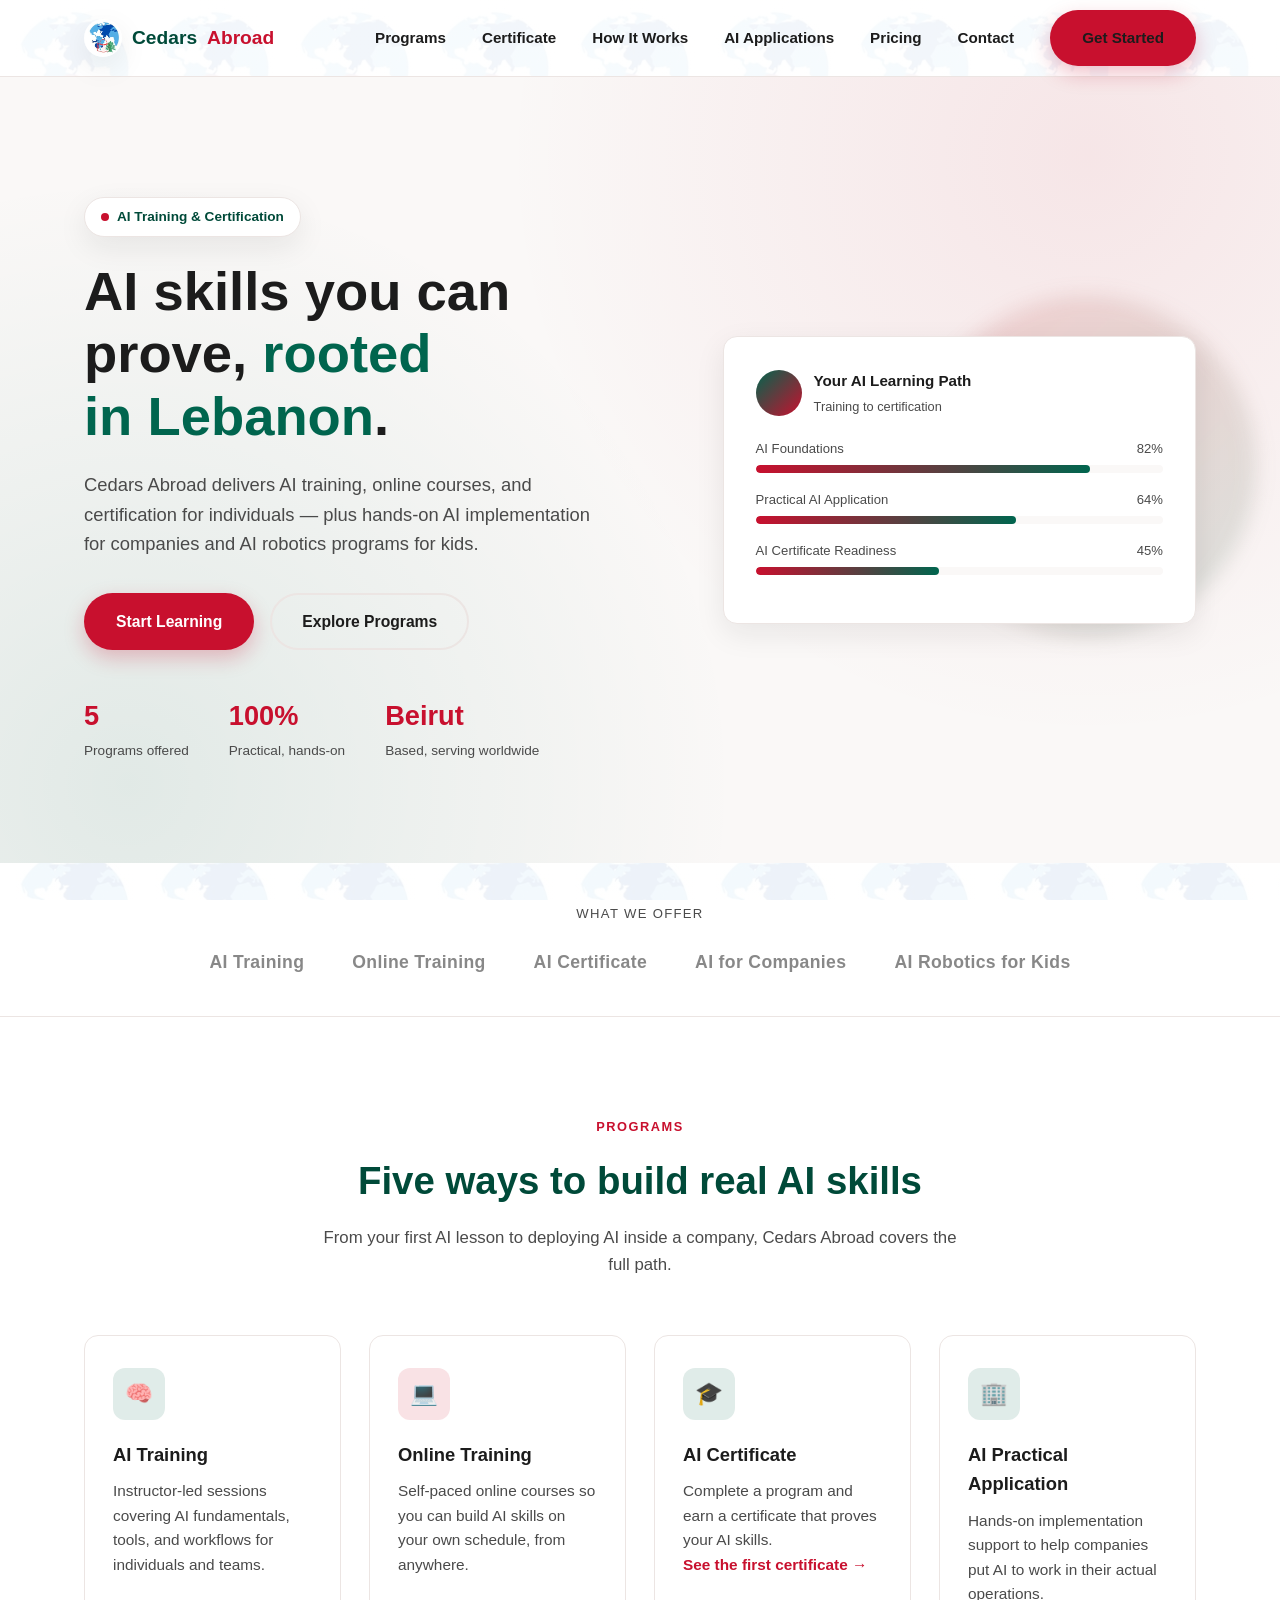
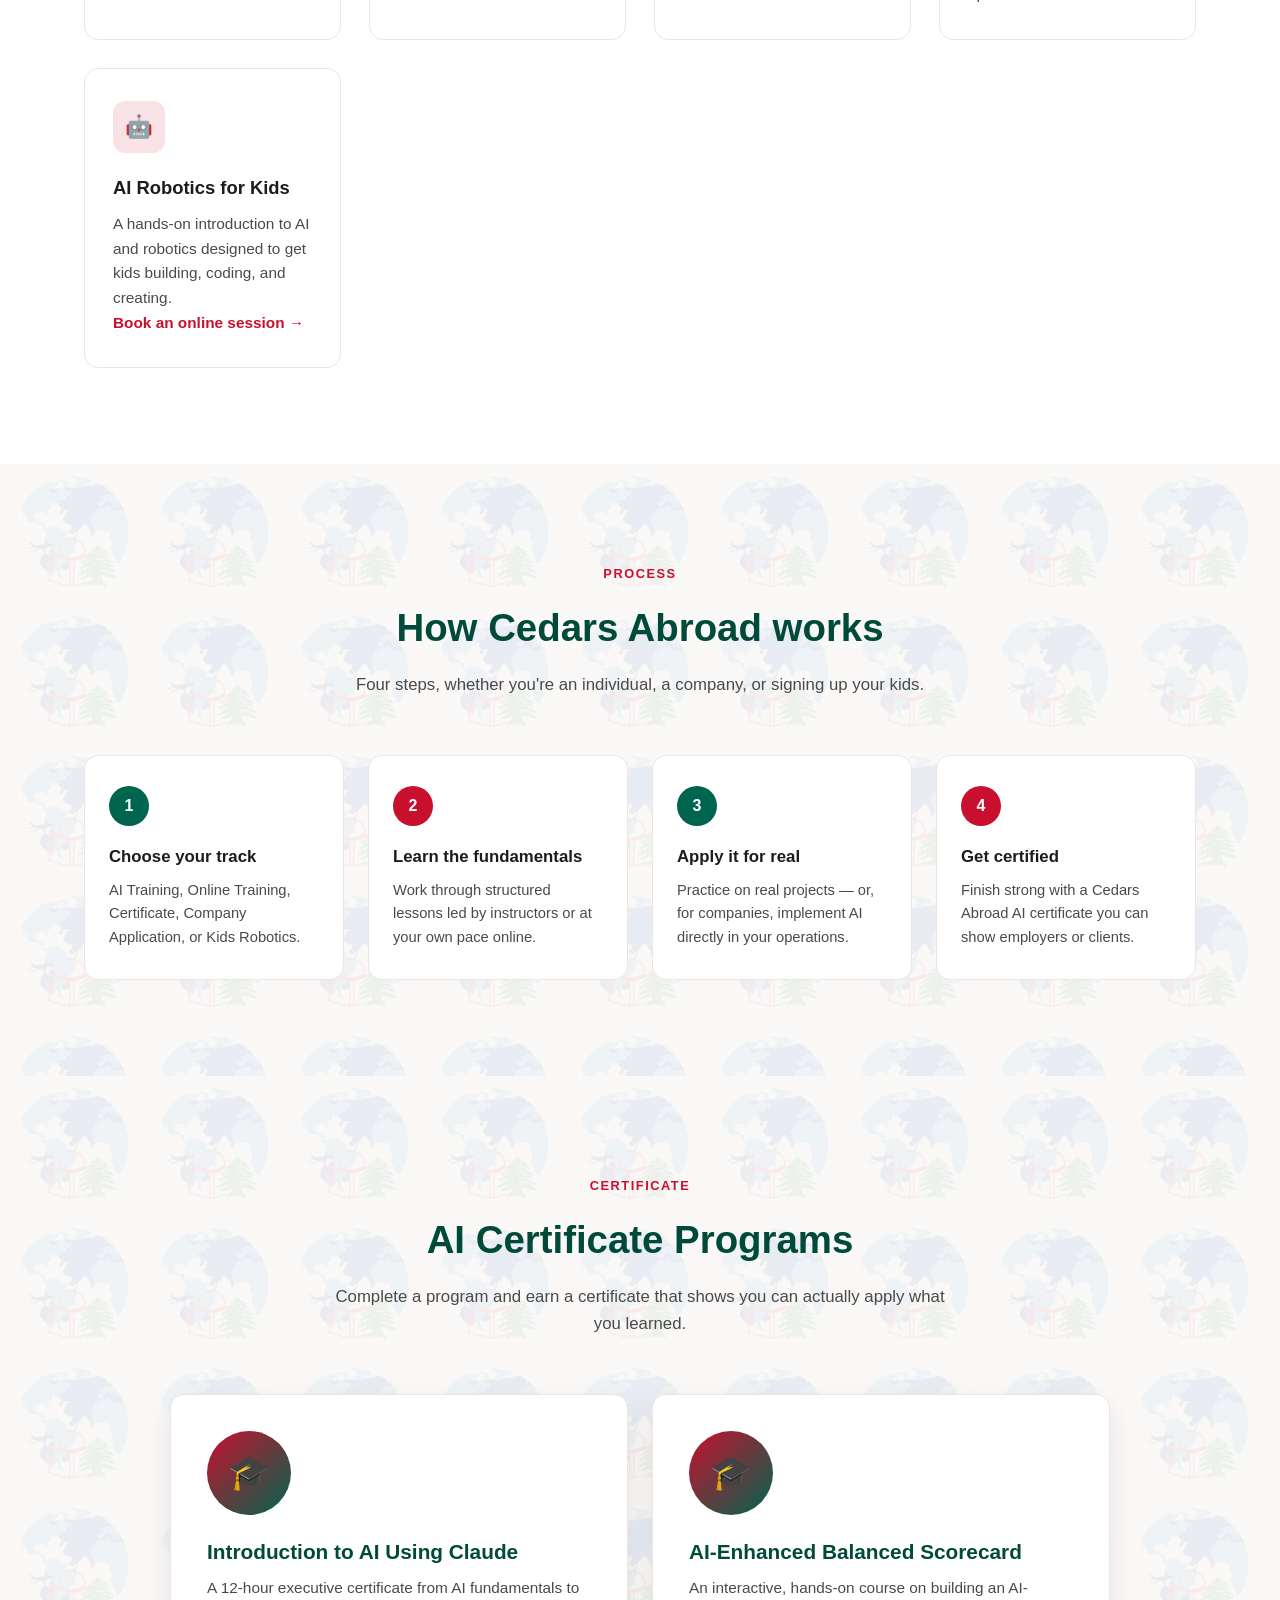
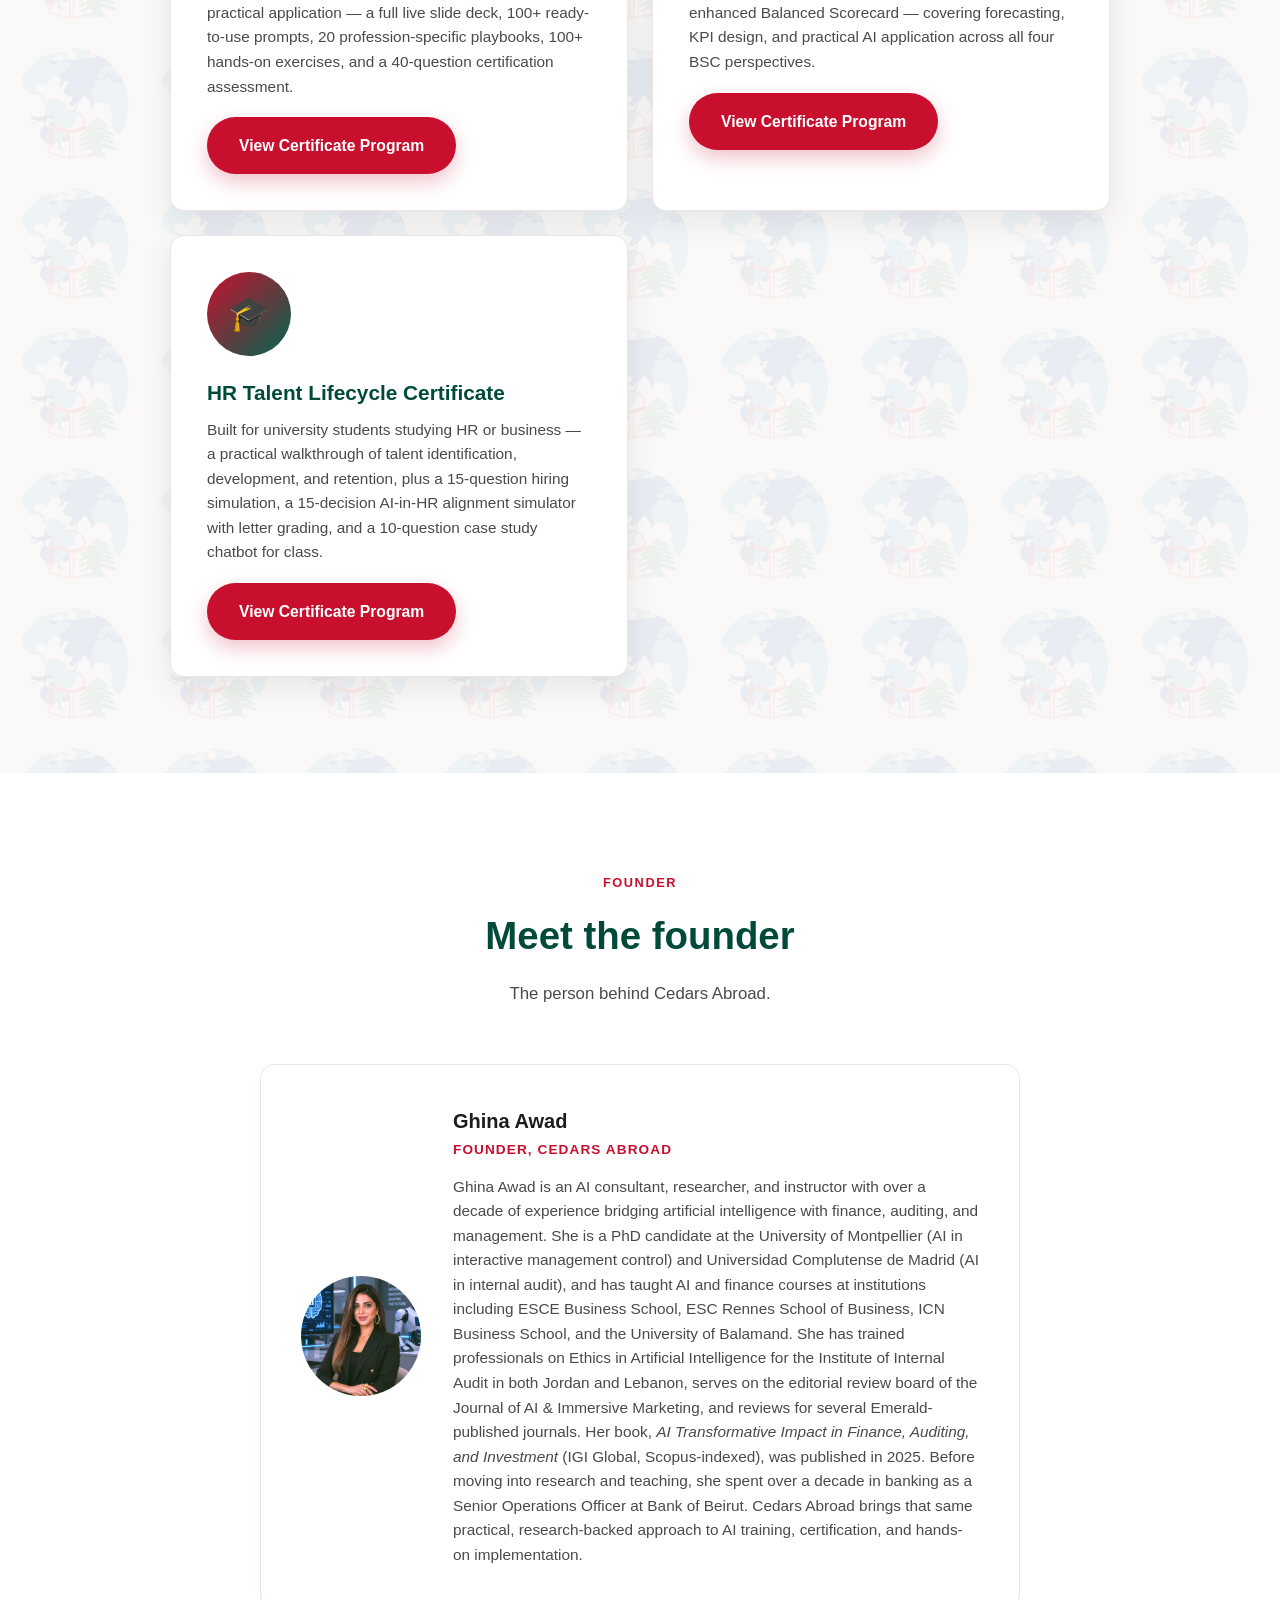
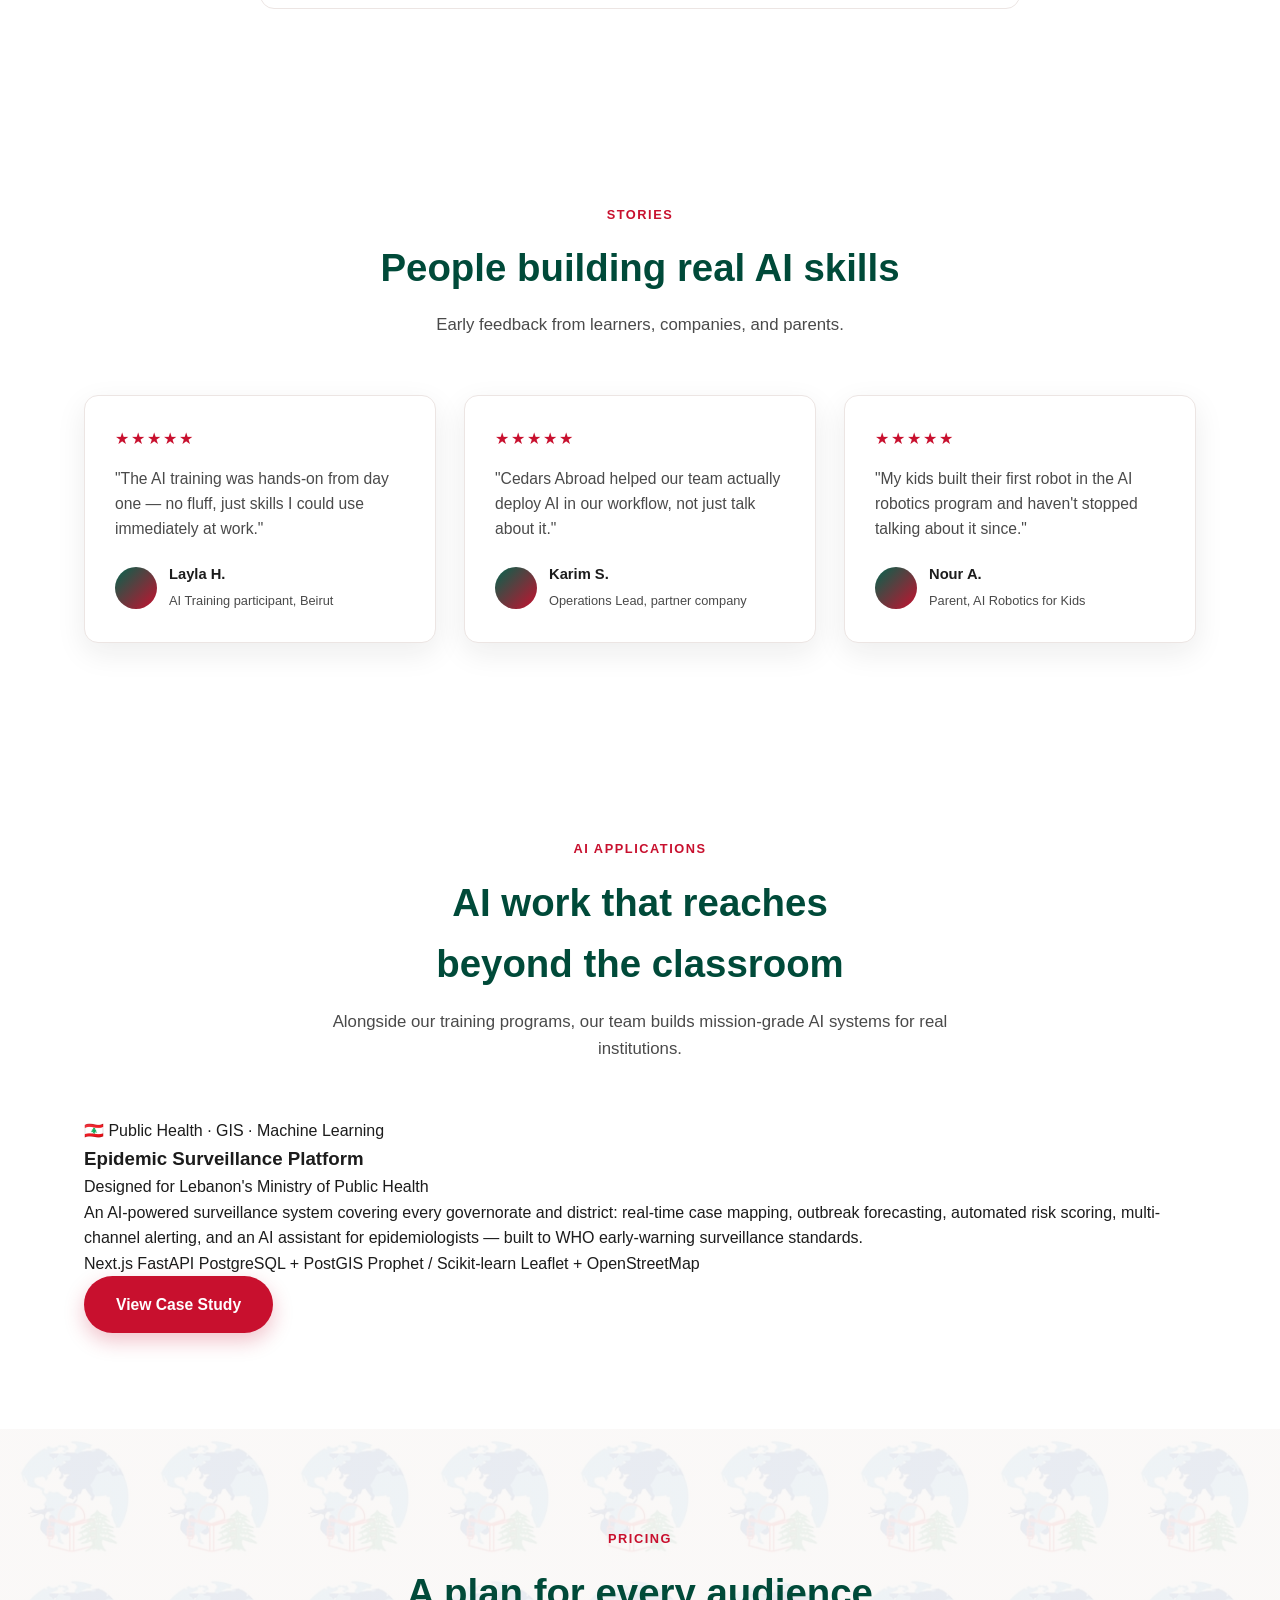
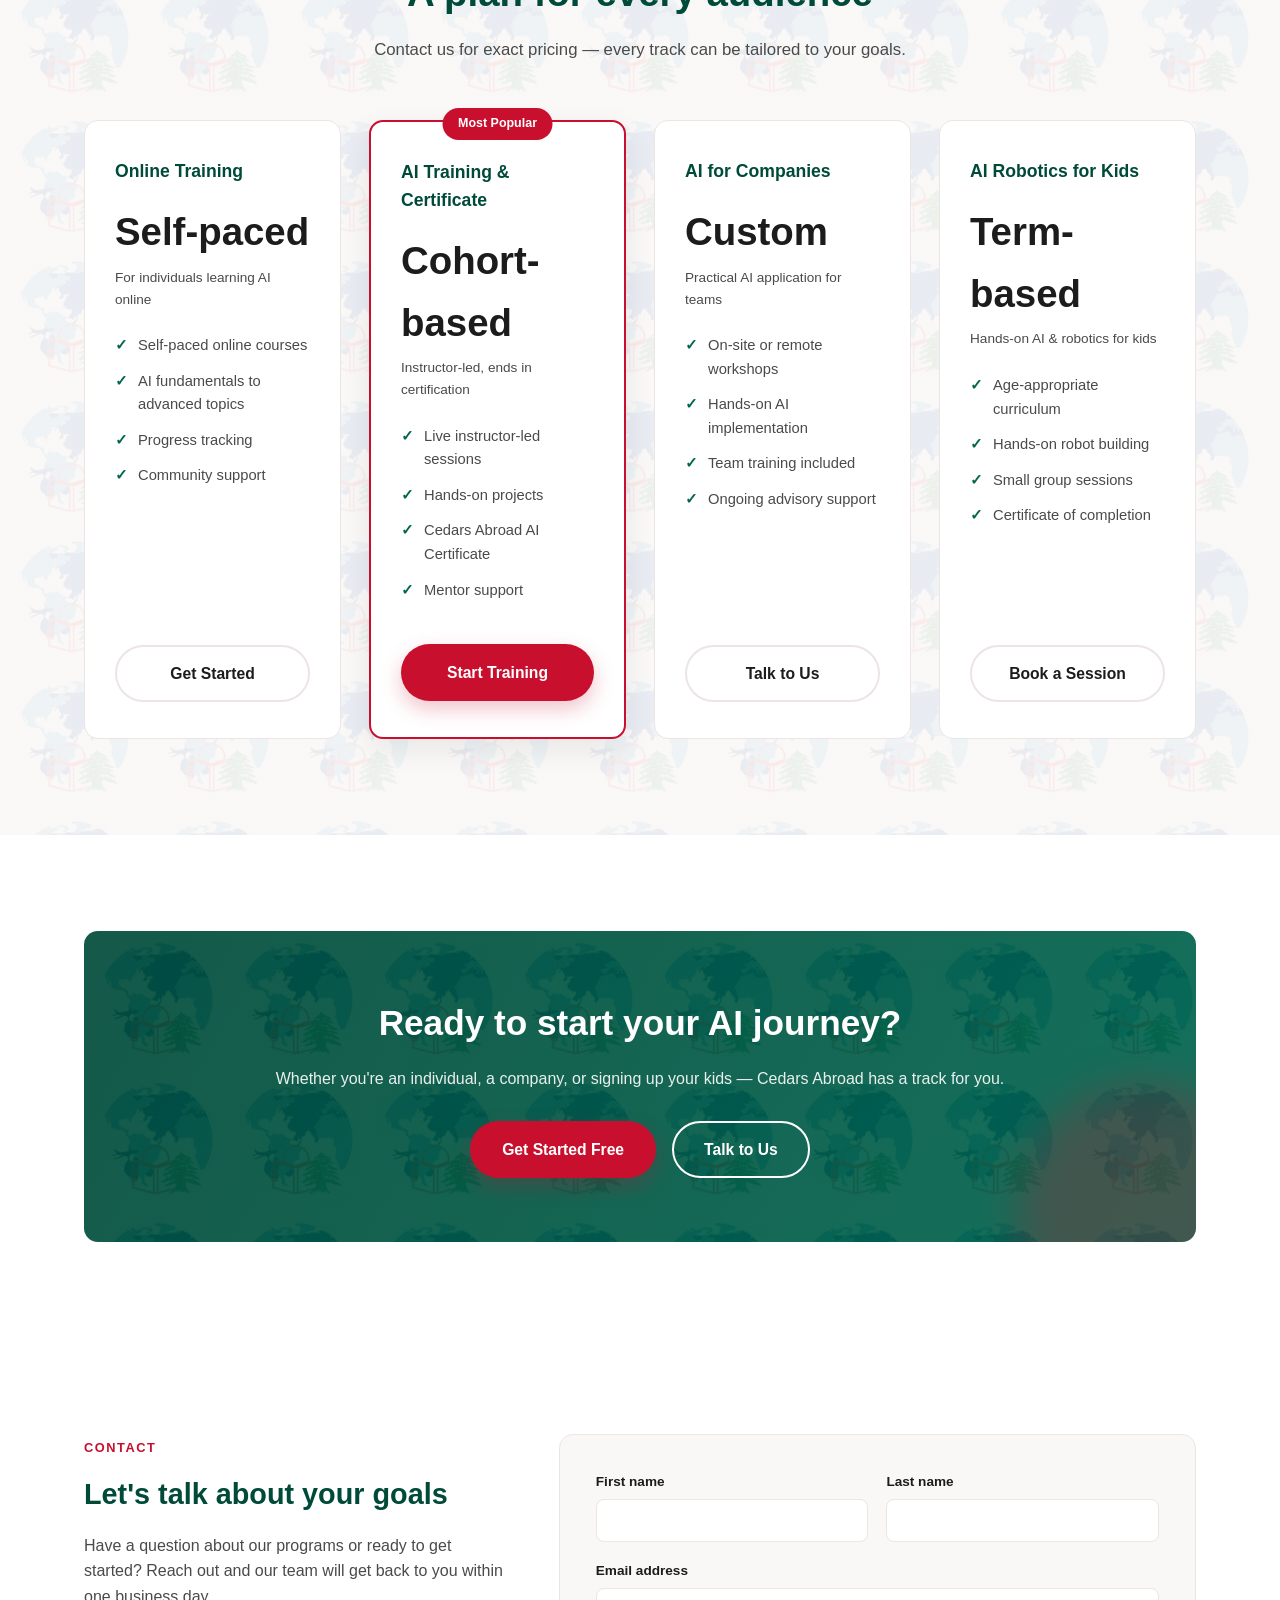
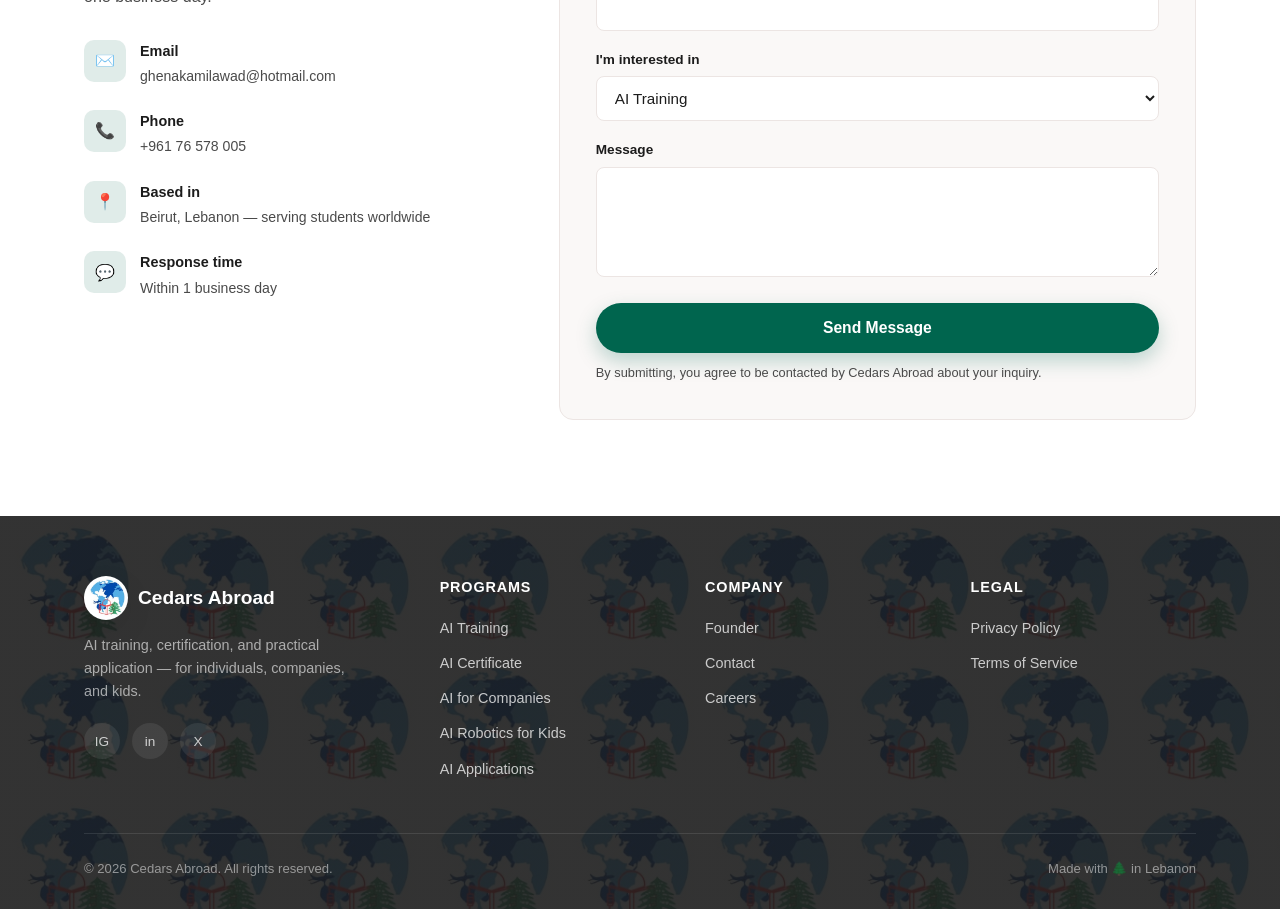
<file: index.html>
﻿<!DOCTYPE html>
<html lang="en">
<head>
<meta charset="UTF-8">
<meta name="viewport" content="width=device-width, initial-scale=1.0">
<title>Cedars Abroad — AI Training, Certification & Practical Application</title>
<meta name="description" content="Cedars Abroad delivers AI training, online courses, certification, practical AI implementation for companies, and AI robotics for kids.">
<link rel="stylesheet" href="styles.css">
</head>
<body>

<header class="site-header">
  <div class="container">
    <a href="#home" class="logo">
      <span class="logo-mark"><img src="[data-uri]" alt="Cedars Abroad logo"></span>
      Cedars<span class="accent">Abroad</span>
    </a>
    <nav class="nav-links" id="navLinks">
      <a href="#programs">Programs</a>
      <a href="#certificate">Certificate</a>
      <a href="#how">How It Works</a>
      <a href="#ai-applications">AI Applications</a>
      <a href="#pricing">Pricing</a>
      <a href="#contact">Contact</a>
      <a href="#contact" class="btn btn-primary">Get Started</a>
    </nav>
    <button class="nav-toggle" id="navToggle" aria-label="Toggle menu">
      <span></span><span></span><span></span>
    </button>
  </div>
</header>

<section class="hero" id="home">
  <div class="container">
    <div class="hero-text">
      <div class="hero-eyebrow"><span class="dot"></span> AI Training & Certification</div>
      <h1>AI skills you can prove, <span class="highlight">rooted in Lebanon</span>.</h1>
      <p class="lead">Cedars Abroad delivers AI training, online courses, and certification for individuals — plus hands-on AI implementation for companies and AI robotics programs for kids.</p>
      <div class="hero-actions">
        <a href="#contact" class="btn btn-primary">Start Learning</a>
        <a href="#programs" class="btn btn-outline-dark">Explore Programs</a>
      </div>
      <div class="hero-stats">
        <div><strong>5</strong><span>Programs offered</span></div>
        <div><strong>100%</strong><span>Practical, hands-on</span></div>
        <div><strong>Beirut</strong><span>Based, serving worldwide</span></div>
      </div>
    </div>
    <div class="hero-visual">
      <div class="hero-blob"></div>
      <div class="hero-card">
        <div class="card-header">
          <div class="avatar"></div>
          <div>
            <strong>Your AI Learning Path</strong>
            <span>Training to certification</span>
          </div>
        </div>
        <div class="progress-row">
          <div class="label-row"><span>AI Foundations</span><span>82%</span></div>
          <div class="progress-track"><div class="progress-fill" data-target="82"></div></div>
        </div>
        <div class="progress-row">
          <div class="label-row"><span>Practical AI Application</span><span>64%</span></div>
          <div class="progress-track"><div class="progress-fill" data-target="64"></div></div>
        </div>
        <div class="progress-row">
          <div class="label-row"><span>AI Certificate Readiness</span><span>45%</span></div>
          <div class="progress-track"><div class="progress-fill" data-target="45"></div></div>
        </div>
      </div>
    </div>
  </div>
</section>

<div class="logos-strip">
  <div class="container">
    <p>What we offer</p>
    <div class="logos-row">
      <span>AI Training</span><span>Online Training</span><span>AI Certificate</span><span>AI for Companies</span><span>AI Robotics for Kids</span>
    </div>
  </div>
</div>

<section id="programs">
  <div class="container">
    <div class="section-header reveal">
      <span class="section-tag">Programs</span>
      <h2>Five ways to build real AI skills</h2>
      <p>From your first AI lesson to deploying AI inside a company, Cedars Abroad covers the full path.</p>
    </div>
    <div class="features-grid">
      <div class="feature-card reveal">
        <div class="feature-icon">🧠</div>
        <h3>AI Training</h3>
        <p>Instructor-led sessions covering AI fundamentals, tools, and workflows for individuals and teams.</p>
      </div>
      <div class="feature-card reveal">
        <div class="feature-icon">💻</div>
        <h3>Online Training</h3>
        <p>Self-paced online courses so you can build AI skills on your own schedule, from anywhere.</p>
      </div>
      <div class="feature-card reveal">
        <div class="feature-icon">🎓</div>
        <h3>AI Certificate</h3>
        <p>Complete a program and earn a certificate that proves your AI skills. <a href="#certificate">See the first certificate →</a></p>
      </div>
      <div class="feature-card reveal">
        <div class="feature-icon">🏢</div>
        <h3>AI Practical Application</h3>
        <p>Hands-on implementation support to help companies put AI to work in their actual operations.</p>
      </div>
      <div class="feature-card reveal">
        <div class="feature-icon">🤖</div>
        <h3>AI Robotics for Kids</h3>
        <p>A hands-on introduction to AI and robotics designed to get kids building, coding, and creating. <a href="/robotics-booking/">Book an online session →</a></p>
      </div>
    </div>
  </div>
</section>

<section class="how-section" id="how">
  <div class="container">
    <div class="section-header reveal">
      <span class="section-tag">Process</span>
      <h2>How Cedars Abroad works</h2>
      <p>Four steps, whether you're an individual, a company, or signing up your kids.</p>
    </div>
    <div class="steps-grid">
      <div class="step-card reveal">
        <div class="step-number">1</div>
        <h3>Choose your track</h3>
        <p>AI Training, Online Training, Certificate, Company Application, or Kids Robotics.</p>
      </div>
      <div class="step-card reveal">
        <div class="step-number">2</div>
        <h3>Learn the fundamentals</h3>
        <p>Work through structured lessons led by instructors or at your own pace online.</p>
      </div>
      <div class="step-card reveal">
        <div class="step-number">3</div>
        <h3>Apply it for real</h3>
        <p>Practice on real projects — or, for companies, implement AI directly in your operations.</p>
      </div>
      <div class="step-card reveal">
        <div class="step-number">4</div>
        <h3>Get certified</h3>
        <p>Finish strong with a Cedars Abroad AI certificate you can show employers or clients.</p>
      </div>
    </div>
  </div>
</section>

<section class="certificate-section" id="certificate">
  <div class="container">
    <div class="section-header reveal">
      <span class="section-tag">Certificate</span>
      <h2>AI Certificate Programs</h2>
      <p>Complete a program and earn a certificate that shows you can actually apply what you learned.</p>
    </div>
    <div class="certificate-list">
      <div class="certificate-card reveal">
        <div class="certificate-badge">🎓</div>
        <div class="certificate-body">
          <h3>Introduction to AI Using Claude</h3>
          <p>A 12-hour executive certificate from AI fundamentals to practical application — a full live slide deck, 100+ ready-to-use prompts, 20 profession-specific playbooks, 100+ hands-on exercises, and a 40-question certification assessment.</p>
          <a href="/ai-fundamentals-certificate/" target="_blank" rel="noopener" class="btn btn-primary">View Certificate Program</a>
        </div>
      </div>
      <div class="certificate-card reveal">
        <div class="certificate-badge">🎓</div>
        <div class="certificate-body">
          <h3>AI-Enhanced Balanced Scorecard</h3>
          <p>An interactive, hands-on course on building an AI-enhanced Balanced Scorecard — covering forecasting, KPI design, and practical AI application across all four BSC perspectives.</p>
          <a href="/certificate/" target="_blank" rel="noopener" class="btn btn-primary">View Certificate Program</a>
        </div>
      </div>
      <div class="certificate-card reveal">
        <div class="certificate-badge">🎓</div>
        <div class="certificate-body">
          <h3>HR Talent Lifecycle Certificate</h3>
          <p>Built for university students studying HR or business — a practical walkthrough of talent identification, development, and retention, plus a 15-question hiring simulation, a 15-decision AI-in-HR alignment simulator with letter grading, and a 10-question case study chatbot for class.</p>
          <a href="/hr-certificate/" target="_blank" rel="noopener" class="btn btn-primary">View Certificate Program</a>
        </div>
      </div>
    </div>
  </div>
</section>

<section id="founder">
  <div class="container">
    <div class="section-header reveal">
      <span class="section-tag">Founder</span>
      <h2>Meet the founder</h2>
      <p>The person behind Cedars Abroad.</p>
    </div>
    <div class="founder-card reveal">
      <img class="founder-photo" src="[data-uri]" alt="Ghina Awad">
      <div class="founder-info">
        <h3>Ghina Awad</h3>
        <span class="founder-role">Founder, Cedars Abroad</span>
        <p>Ghina Awad is an AI consultant, researcher, and instructor with over a decade of experience bridging artificial intelligence with finance, auditing, and management. She is a PhD candidate at the University of Montpellier (AI in interactive management control) and Universidad Complutense de Madrid (AI in internal audit), and has taught AI and finance courses at institutions including ESCE Business School, ESC Rennes School of Business, ICN Business School, and the University of Balamand. She has trained professionals on Ethics in Artificial Intelligence for the Institute of Internal Audit in both Jordan and Lebanon, serves on the editorial review board of the Journal of AI & Immersive Marketing, and reviews for several Emerald-published journals. Her book, <em>AI Transformative Impact in Finance, Auditing, and Investment</em> (IGI Global, Scopus-indexed), was published in 2025. Before moving into research and teaching, she spent over a decade in banking as a Senior Operations Officer at Bank of Beirut. Cedars Abroad brings that same practical, research-backed approach to AI training, certification, and hands-on implementation.</p>
      </div>
    </div>
  </div>
</section>

<section id="testimonials">
  <div class="container">
    <div class="section-header reveal">
      <span class="section-tag">Stories</span>
      <h2>People building real AI skills</h2>
      <p>Early feedback from learners, companies, and parents.</p>
    </div>
    <div class="testimonials-grid">
      <div class="testimonial-card reveal">
        <div class="stars">★★★★★</div>
        <p class="quote">"The AI training was hands-on from day one — no fluff, just skills I could use immediately at work."</p>
        <div class="testimonial-person">
          <div class="avatar"></div>
          <div><strong>Layla H.</strong><span>AI Training participant, Beirut</span></div>
        </div>
      </div>
      <div class="testimonial-card reveal">
        <div class="stars">★★★★★</div>
        <p class="quote">"Cedars Abroad helped our team actually deploy AI in our workflow, not just talk about it."</p>
        <div class="testimonial-person">
          <div class="avatar"></div>
          <div><strong>Karim S.</strong><span>Operations Lead, partner company</span></div>
        </div>
      </div>
      <div class="testimonial-card reveal">
        <div class="stars">★★★★★</div>
        <p class="quote">"My kids built their first robot in the AI robotics program and haven't stopped talking about it since."</p>
        <div class="testimonial-person">
          <div class="avatar"></div>
          <div><strong>Nour A.</strong><span>Parent, AI Robotics for Kids</span></div>
        </div>
      </div>
    </div>
  </div>
</section>

<section id="ai-applications">
  <div class="container">
    <div class="section-header reveal">
      <span class="section-tag">AI Applications</span>
      <h2>AI work that reaches beyond the classroom</h2>
      <p>Alongside our training programs, our team builds mission-grade AI systems for real institutions.</p>
    </div>
    <div class="project-showcase reveal">
      <div class="project-media">
        <div class="project-media-badge">🇱🇧 Public Health · GIS · Machine Learning</div>
      </div>
      <div class="project-body">
        <h3>Epidemic Surveillance Platform</h3>
        <p class="project-subtitle">Designed for Lebanon's Ministry of Public Health</p>
        <p>An AI-powered surveillance system covering every governorate and district: real-time case mapping, outbreak forecasting, automated risk scoring, multi-channel alerting, and an AI assistant for epidemiologists — built to WHO early-warning surveillance standards.</p>
        <div class="project-badges">
          <span class="badge">Next.js</span>
          <span class="badge">FastAPI</span>
          <span class="badge">PostgreSQL + PostGIS</span>
          <span class="badge">Prophet / Scikit-learn</span>
          <span class="badge">Leaflet + OpenStreetMap</span>
        </div>
        <a href="ai-applications/epidemic-surveillance.html" class="btn btn-primary">View Case Study</a>
      </div>
    </div>
  </div>
</section>

<section class="how-section" id="pricing">
  <div class="container">
    <div class="section-header reveal">
      <span class="section-tag">Pricing</span>
      <h2>A plan for every audience</h2>
      <p>Contact us for exact pricing — every track can be tailored to your goals.</p>
    </div>
    <div class="pricing-grid">
      <div class="pricing-card reveal">
        <h3>Online Training</h3>
        <div class="price">Self-paced</div>
        <div class="price-note">For individuals learning AI online</div>
        <ul class="pricing-list">
          <li>Self-paced online courses</li>
          <li>AI fundamentals to advanced topics</li>
          <li>Progress tracking</li>
          <li>Community support</li>
        </ul>
        <a href="#contact" class="btn btn-outline-dark">Get Started</a>
      </div>
      <div class="pricing-card featured reveal">
        <div class="pricing-badge">Most Popular</div>
        <h3>AI Training & Certificate</h3>
        <div class="price">Cohort-based</div>
        <div class="price-note">Instructor-led, ends in certification</div>
        <ul class="pricing-list">
          <li>Live instructor-led sessions</li>
          <li>Hands-on projects</li>
          <li>Cedars Abroad AI Certificate</li>
          <li>Mentor support</li>
        </ul>
        <a href="#contact" class="btn btn-primary">Start Training</a>
      </div>
      <div class="pricing-card reveal">
        <h3>AI for Companies</h3>
        <div class="price">Custom</div>
        <div class="price-note">Practical AI application for teams</div>
        <ul class="pricing-list">
          <li>On-site or remote workshops</li>
          <li>Hands-on AI implementation</li>
          <li>Team training included</li>
          <li>Ongoing advisory support</li>
        </ul>
        <a href="#contact" class="btn btn-outline-dark">Talk to Us</a>
      </div>
      <div class="pricing-card reveal">
        <h3>AI Robotics for Kids</h3>
        <div class="price">Term-based</div>
        <div class="price-note">Hands-on AI & robotics for kids</div>
        <ul class="pricing-list">
          <li>Age-appropriate curriculum</li>
          <li>Hands-on robot building</li>
          <li>Small group sessions</li>
          <li>Certificate of completion</li>
        </ul>
        <a href="/robotics-booking/" class="btn btn-outline-dark">Book a Session</a>
      </div>
    </div>
  </div>
</section>

<section>
  <div class="cta-band reveal">
    <h2>Ready to start your AI journey?</h2>
    <p>Whether you're an individual, a company, or signing up your kids — Cedars Abroad has a track for you.</p>
    <div class="hero-actions">
      <a href="#contact" class="btn btn-primary">Get Started Free</a>
      <a href="#contact" class="btn btn-outline">Talk to Us</a>
    </div>
  </div>
</section>

<section id="contact">
  <div class="container">
    <div class="contact-wrap">
      <div class="contact-info reveal">
        <span class="section-tag">Contact</span>
        <h2>Let's talk about your goals</h2>
        <p>Have a question about our programs or ready to get started? Reach out and our team will get back to you within one business day.</p>
        <div class="contact-detail">
          <div class="icon">✉️</div>
          <div><strong>Email</strong><span>ghenakamilawad@hotmail.com</span></div>
        </div>
        <div class="contact-detail">
          <div class="icon">📞</div>
          <div><strong>Phone</strong><span>+961 76 578 005</span></div>
        </div>
        <div class="contact-detail">
          <div class="icon">📍</div>
          <div><strong>Based in</strong><span>Beirut, Lebanon — serving students worldwide</span></div>
        </div>
        <div class="contact-detail">
          <div class="icon">💬</div>
          <div><strong>Response time</strong><span>Within 1 business day</span></div>
        </div>
      </div>
      <div class="contact-form reveal">
        <div class="form-success" id="formSuccess">Thanks! Your message has been received — we'll be in touch soon.</div>
        <form id="contactForm" novalidate>
          <div class="form-row">
            <div class="form-group">
              <label for="firstName">First name</label>
              <input type="text" id="firstName" name="firstName" required>
            </div>
            <div class="form-group">
              <label for="lastName">Last name</label>
              <input type="text" id="lastName" name="lastName" required>
            </div>
          </div>
          <div class="form-group">
            <label for="email">Email address</label>
            <input type="email" id="email" name="email" required>
          </div>
          <div class="form-group">
            <label for="interest">I'm interested in</label>
            <select id="interest" name="interest">
              <option>AI Training</option>
              <option>Online Training</option>
              <option>AI Certificate</option>
              <option>AI Practical Application (for companies)</option>
              <option>AI Robotics for Kids</option>
              <option>Partnership / Other</option>
            </select>
          </div>
          <div class="form-group">
            <label for="message">Message</label>
            <textarea id="message" name="message" required></textarea>
          </div>
          <button type="submit" class="btn btn-green" style="width:100%">Send Message</button>
          <p class="form-note">By submitting, you agree to be contacted by Cedars Abroad about your inquiry.</p>
        </form>
      </div>
    </div>
  </div>
</section>

<footer class="site-footer">
  <div class="container">
    <div class="footer-grid">
      <div class="footer-brand">
        <a href="#home" class="logo">
          <span class="logo-mark"><img src="[data-uri]" alt="Cedars Abroad logo"></span>
          Cedars Abroad
        </a>
        <p>AI training, certification, and practical application — for individuals, companies, and kids.</p>
        <div class="social-row">
          <a href="#" aria-label="Instagram">IG</a>
          <a href="#" aria-label="LinkedIn">in</a>
          <a href="#" aria-label="X">X</a>
        </div>
      </div>
      <div class="footer-col">
        <h4>Programs</h4>
        <ul>
          <li><a href="#programs">AI Training</a></li>
          <li><a href="#certificate">AI Certificate</a></li>
          <li><a href="#programs">AI for Companies</a></li>
          <li><a href="#programs">AI Robotics for Kids</a></li>
          <li><a href="#ai-applications">AI Applications</a></li>
        </ul>
      </div>
      <div class="footer-col">
        <h4>Company</h4>
        <ul>
          <li><a href="#founder">Founder</a></li>
          <li><a href="#contact">Contact</a></li>
          <li><a href="#">Careers</a></li>
        </ul>
      </div>
      <div class="footer-col">
        <h4>Legal</h4>
        <ul>
          <li><a href="#">Privacy Policy</a></li>
          <li><a href="#">Terms of Service</a></li>
        </ul>
      </div>
    </div>
    <div class="footer-bottom">
      <span>© <span id="year"></span> Cedars Abroad. All rights reserved.</span>
      <span>Made with 🌲 in Lebanon</span>
    </div>
  </div>
</footer>

<button class="back-to-top" id="backToTop" aria-label="Back to top">↑</button>

<script src="script.js"></script>
</body>
</html>
</file>
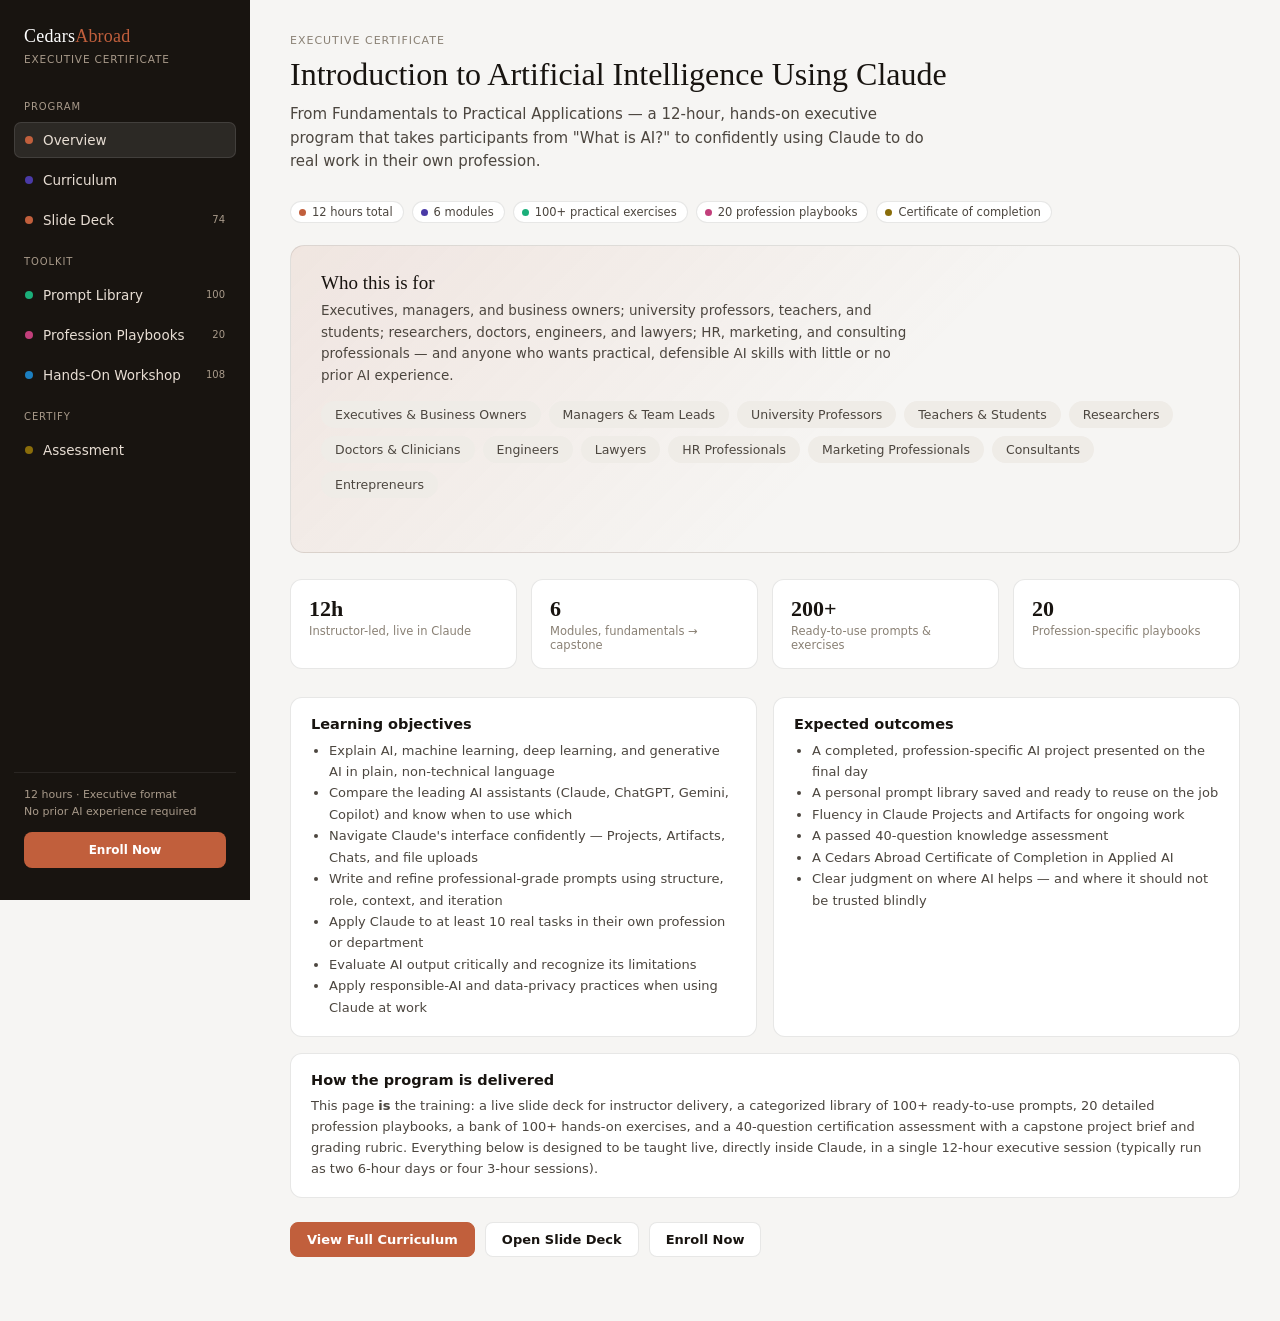
<file: ai-fundamentals-certificate/index.html>
<!DOCTYPE html>
<html lang="en">
<head>
<meta charset="UTF-8">
<meta name="viewport" content="width=device-width, initial-scale=1.0">
<meta name="description" content="Introduction to Artificial Intelligence Using Claude: From Fundamentals to Practical Applications — Cedars Abroad Executive Certificate">
<title>Introduction to AI Using Claude — Executive Certificate — Cedars Abroad</title>
</head>
<body>
<style>
  :root{
    color-scheme: light;
    --page:#f6f5f3;
    --surface:#ffffff;
    --surface-2:#efece7;
    --rail:#181410;
    --rail-ink:#e8ded4;
    --rail-ink-dim:#a89a8a;
    --ink:#181410;
    --ink-2:#4c463f;
    --ink-muted:#8a8175;
    --border:rgba(24,20,16,0.10);
    --grid:#e6e1d9;
    --accent:#c15f3c;
    --accent-wash:rgba(193,95,60,0.10);
    --accent-ink:#a1492b;
    --good:#0ca30c;
    --good-ink:#006300;
    --bad:#d03b3b;
    --amber:#b8790a;
    --m1:#4a3aa7; --m2:#c15f3c; --m3:#1baf7a; --m4:#c23f7b; --m5:#1c7fc0; --m6:#8a6d0a;
    --serif: Georgia, "Iowan Old Style", "Palatino Linotype", "Book Antiqua", serif;
    --sans: -apple-system, BlinkMacSystemFont, "Segoe UI", Roboto, system-ui, sans-serif;
  }
  @media (prefers-color-scheme: dark){
    :root:where(:not([data-theme="light"])){
      color-scheme: dark;
      --page:#131110; --surface:#1c1917; --surface-2:#242019; --rail:#0e0c0a;
      --rail-ink:#ece5db; --rail-ink-dim:#948b7e; --ink:#f3efe9; --ink-2:#c4bcaf; --ink-muted:#8a8175;
      --border:rgba(255,255,255,0.10); --grid:#2c2721; --accent:#e08059; --accent-wash:rgba(224,128,89,0.16);
      --accent-ink:#f0a685; --good:#3fc23f; --good-ink:#5fd65f; --bad:#e66767; --amber:#e0ab3e;
      --m1:#9085e9; --m2:#e08059; --m3:#2fd99a; --m4:#e878ab; --m5:#5aa9e6; --m6:#e0ab3e;
    }
  }
  :root[data-theme="dark"]{
    color-scheme: dark;
    --page:#131110; --surface:#1c1917; --surface-2:#242019; --rail:#0e0c0a;
    --rail-ink:#ece5db; --rail-ink-dim:#948b7e; --ink:#f3efe9; --ink-2:#c4bcaf; --ink-muted:#8a8175;
    --border:rgba(255,255,255,0.10); --grid:#2c2721; --accent:#e08059; --accent-wash:rgba(224,128,89,0.16);
    --accent-ink:#f0a685; --good:#3fc23f; --good-ink:#5fd65f; --bad:#e66767; --amber:#e0ab3e;
    --m1:#9085e9; --m2:#e08059; --m3:#2fd99a; --m4:#e878ab; --m5:#5aa9e6; --m6:#e0ab3e;
  }
  :root[data-theme="light"]{
    color-scheme: light;
    --page:#f6f5f3; --surface:#ffffff; --surface-2:#efece7; --rail:#181410;
    --rail-ink:#e8ded4; --rail-ink-dim:#a89a8a; --ink:#181410; --ink-2:#4c463f; --ink-muted:#8a8175;
    --border:rgba(24,20,16,0.10); --grid:#e6e1d9; --accent:#c15f3c; --accent-wash:rgba(193,95,60,0.10);
    --accent-ink:#a1492b; --good:#0ca30c; --good-ink:#006300; --bad:#d03b3b; --amber:#b8790a;
    --m1:#4a3aa7; --m2:#c15f3c; --m3:#1baf7a; --m4:#c23f7b; --m5:#1c7fc0; --m6:#8a6d0a;
  }

  *{box-sizing:border-box;}
  body{margin:0;background:var(--page);color:var(--ink);font-family:var(--sans);}
  @media (prefers-reduced-motion: reduce){ *{animation-duration:0.001ms !important; transition-duration:0.001ms !important;} }

  .app{display:flex;min-height:100vh;width:100%;}

  .rail{
    width:250px;flex:none;background:var(--rail);color:var(--rail-ink);
    display:flex;flex-direction:column;padding:22px 14px;gap:4px;
    position:sticky;top:0;align-self:flex-start;height:100vh;overflow-y:auto;
  }
  .rail-brand{padding:4px 10px 18px;}
  .rail-brand .k{font-family:var(--serif);font-size:18px;line-height:1.2;color:#fff;letter-spacing:.2px;}
  .rail-brand .s{display:block;margin-top:5px;font-size:10.5px;color:var(--rail-ink-dim);text-transform:uppercase;letter-spacing:.08em;}
  .rail-group-label{font-size:10px;text-transform:uppercase;letter-spacing:.09em;color:var(--rail-ink-dim);padding:14px 10px 6px;}
  .rail-item{
    display:flex;align-items:center;gap:10px;padding:9px 10px;border-radius:7px;cursor:pointer;
    border:1px solid transparent;background:transparent;color:var(--rail-ink);text-align:left;font-family:var(--sans);
    font-size:13.5px;width:100%;
  }
  .rail-item:hover{background:rgba(255,255,255,0.06);}
  .rail-item.active{background:rgba(255,255,255,0.09);border-color:rgba(255,255,255,0.10);}
  .rail-dot{width:8px;height:8px;border-radius:50%;flex:none;background:var(--dot,#888);}
  .rail-item .lbl{flex:1;}
  .rail-item .cnt{font-size:10px;color:var(--rail-ink-dim);font-variant-numeric:tabular-nums;}
  .rail-item.active .cnt{color:var(--rail-ink);}
  .rail-foot{margin-top:auto;padding:10px;font-size:11px;color:var(--rail-ink-dim);line-height:1.5;border-top:1px solid rgba(255,255,255,0.08);padding-top:14px;}
  .rail-cta{display:block;margin-top:12px;width:100%;background:var(--accent);color:#fff;border:none;border-radius:8px;padding:9px 10px;font-size:12px;font-weight:700;cursor:pointer;font-family:var(--sans);text-align:center;text-decoration:none;}
  .rail-cta:hover{opacity:.9;}

  .stage{flex:1;min-width:0;padding:34px 40px 64px;max-width:1180px;}
  .panel{display:none;animation:fade .22s ease;}
  .panel.active{display:block;}
  @keyframes fade{from{opacity:0;transform:translateY(4px);}to{opacity:1;transform:none;}}

  .eyebrow{font-size:11px;text-transform:uppercase;letter-spacing:.09em;color:var(--ink-muted);margin:0 0 8px;}
  h1.page-title{font-family:var(--serif);font-weight:400;font-size:32px;line-height:1.2;margin:0 0 10px;text-wrap:balance;}
  h2.sub-title{font-family:var(--serif);font-weight:400;font-size:19px;margin:0 0 4px;}
  p.page-sub{font-size:15px;color:var(--ink-2);max-width:68ch;line-height:1.55;margin:0 0 28px;}
  p.section-note{font-size:13px;color:var(--ink-muted);margin:0 0 18px;max-width:68ch;line-height:1.5;}

  .badge-pill{display:inline-flex;align-items:center;gap:6px;font-size:11.5px;padding:3px 10px 3px 8px;border-radius:100px;border:1px solid var(--border);color:var(--ink-2);background:var(--surface);}
  .badge-pill .dot{width:7px;height:7px;border-radius:50%;background:var(--dot,var(--accent));}
  .badge-row{display:flex;flex-wrap:wrap;gap:8px;margin-bottom:22px;}

  .btn{border:1px solid var(--border);background:var(--surface);color:var(--ink);font-family:var(--sans);font-size:13px;font-weight:600;padding:9px 16px;border-radius:8px;cursor:pointer;white-space:nowrap;text-decoration:none;display:inline-flex;align-items:center;gap:6px;}
  .btn:hover{border-color:var(--accent);color:var(--accent-ink);}
  .btn.primary{background:var(--accent);border-color:var(--accent);color:#fff;}
  .btn.primary:hover{opacity:.92;color:#fff;}
  .btn.small{padding:6px 12px;font-size:12px;}

  /* ---- Overview hero ---- */
  .hero-card{background:linear-gradient(135deg,var(--accent-wash),transparent 60%);border:1px solid var(--border);border-radius:14px;padding:26px 30px;margin-bottom:26px;}
  .stat-strip{display:grid;grid-template-columns:repeat(4,1fr);gap:14px;margin-bottom:28px;}
  .stat-tile{background:var(--surface);border:1px solid var(--border);border-radius:12px;padding:16px 18px;}
  .stat-tile .st-num{font-size:22px;font-weight:700;font-family:var(--serif);}
  .stat-tile .st-lbl{font-size:11.5px;color:var(--ink-muted);margin-top:2px;}

  .grid-2{display:grid;grid-template-columns:1fr 1fr;gap:16px;}
  .card{background:var(--surface);border:1px solid var(--border);border-radius:12px;padding:18px 20px;}
  .card h3{font-size:14.5px;margin:0 0 8px;}
  .card ul{margin:0;padding-left:18px;font-size:13px;color:var(--ink-2);line-height:1.65;}
  .card p{font-size:13px;color:var(--ink-2);line-height:1.6;margin:0;}

  .audience-grid{display:flex;flex-wrap:wrap;gap:8px;margin-bottom:28px;}
  .audience-chip{background:var(--surface-2);border-radius:100px;padding:6px 14px;font-size:12.5px;color:var(--ink-2);}

  /* ---- Curriculum modules ---- */
  .module-card{background:var(--surface);border:1px solid var(--border);border-left:4px solid var(--dot,var(--accent));border-radius:12px;padding:20px 22px;margin-bottom:16px;}
  .module-head{display:flex;justify-content:space-between;align-items:flex-start;gap:14px;margin-bottom:10px;flex-wrap:wrap;}
  .module-name{font-size:16.5px;font-weight:700;margin:0;}
  .module-dur{font-size:12px;color:var(--ink-muted);background:var(--surface-2);padding:4px 10px;border-radius:100px;white-space:nowrap;}
  .module-cols{display:grid;grid-template-columns:1fr 1fr;gap:20px;margin-top:12px;}
  .module-cols h4{font-size:11px;text-transform:uppercase;letter-spacing:.06em;color:var(--ink-muted);margin:0 0 6px;}
  .module-cols ul{margin:0;padding-left:16px;font-size:13px;color:var(--ink-2);line-height:1.6;}
  .module-topics{font-size:12.5px;color:var(--ink-2);background:var(--surface-2);border-radius:8px;padding:10px 12px;line-height:1.6;margin-top:12px;}
  @media (max-width:820px){ .module-cols{grid-template-columns:1fr;} .grid-2{grid-template-columns:1fr;} .stat-strip{grid-template-columns:1fr 1fr;} }

  /* ---- Slide deck ---- */
  .deck-shell{max-width:1000px;margin:0 auto;}
  .deck-viewport{position:relative;width:100%;aspect-ratio:1280/720;border-radius:10px;overflow:hidden;background:#171310;box-shadow:0 16px 50px rgba(0,0,0,0.25);}
  .deck-viewport:fullscreen{width:100vw;height:100vh;border-radius:0;}
  .deck-stage{position:absolute;top:0;left:0;width:1280px;height:720px;transform-origin:top left;}
  .dslide{position:absolute;inset:0;display:none;font-family:var(--sans);background:#fff;}
  .dslide.active{display:block;}
  .dslide .d-accent{position:absolute;top:0;left:0;right:0;height:8px;background:var(--accent);}
  .dslide .d-kicker{position:absolute;left:60px;top:44px;font-size:13px;font-weight:700;letter-spacing:.08em;color:var(--accent-ink);text-transform:uppercase;}
  .dslide .d-heading{position:absolute;left:60px;top:80px;right:60px;font-family:var(--serif);font-weight:400;font-size:30px;color:#181410;line-height:1.2;}
  .dslide .d-heading.no-kicker{top:44px;}
  .dslide .d-bullets{position:absolute;left:68px;top:160px;right:70px;bottom:118px;margin:0;padding:0;list-style:none;overflow:auto;}
  .dslide .d-bullets li{position:relative;padding-left:24px;margin-bottom:13px;font-size:17px;line-height:1.5;color:#4c463f;}
  .dslide .d-bullets li::before{content:"";position:absolute;left:0;top:8px;width:7px;height:7px;border-radius:50%;background:var(--accent);}
  .dslide .d-bullets li b{color:#181410;font-weight:700;}
  .dslide .d-foot{position:absolute;left:60px;right:60px;bottom:56px;top:auto;display:flex;gap:22px;border-top:1px solid #e6e1d9;padding-top:10px;}
  .dslide .d-foot .fbox{flex:1;font-size:11px;line-height:1.4;color:#8a8175;}
  .dslide .d-foot .fbox b{display:block;color:#4c463f;font-weight:700;margin-bottom:2px;font-size:10px;text-transform:uppercase;letter-spacing:.05em;}
  .dslide .d-footleft{position:absolute;left:60px;bottom:20px;font-size:11px;color:#8a8175;font-weight:600;}
  .dslide .d-pageno{position:absolute;right:60px;bottom:20px;font-size:11px;color:#8a8175;font-variant-numeric:tabular-nums;}
  .dslide.d-title,.dslide.d-section{color:#fff;background:linear-gradient(135deg,#181410,#3a2a20);}
  .dslide .d-t-eyebrow{position:absolute;left:0;right:0;top:225px;text-align:center;font-size:14px;font-weight:700;letter-spacing:.14em;color:#f0c4ab;text-transform:uppercase;}
  .dslide .d-t-title{position:absolute;left:80px;right:80px;top:266px;text-align:center;font-family:var(--serif);font-weight:400;font-size:48px;line-height:1.15;}
  .dslide .d-t-subtitle{position:absolute;left:80px;right:80px;top:388px;text-align:center;font-size:19px;color:#e8ded4;}
  .dslide .d-t-footer{position:absolute;left:120px;right:120px;top:520px;text-align:center;font-size:13px;color:#c4bcaf;}
  .dslide .d-sec-eyebrow{position:absolute;left:0;right:0;top:298px;text-align:center;font-size:15px;font-weight:700;letter-spacing:.16em;color:rgba(255,255,255,0.75);text-transform:uppercase;}
  .dslide .d-sec-title{position:absolute;left:80px;right:80px;top:338px;text-align:center;font-family:var(--serif);font-weight:400;font-size:42px;line-height:1.2;}
  .deck-controls{display:flex;align-items:center;justify-content:center;gap:8px;margin-top:16px;flex-wrap:wrap;}
  .deck-count{font-size:12.5px;color:var(--ink-muted);font-variant-numeric:tabular-nums;min-width:70px;text-align:center;}
  .deck-jump{width:52px;border:1px solid var(--border);border-radius:8px;padding:8px 6px;font-size:13px;text-align:center;background:var(--surface);color:var(--ink);}
  .deck-sep{width:1px;height:22px;background:var(--border);margin:0 2px;}
  .deck-toc{max-width:1000px;margin:22px auto 0;display:flex;flex-wrap:wrap;gap:6px;}
  .deck-toc button{border:1px solid var(--border);background:var(--surface);color:var(--ink-2);font-size:11px;padding:5px 9px;border-radius:6px;cursor:pointer;font-family:var(--sans);}
  .deck-toc button.cur{border-color:var(--accent);color:var(--accent-ink);background:var(--accent-wash);}
  .notes-toggle-wrap{max-width:1000px;margin:14px auto 0;}
  .notes-panel{display:none;background:var(--surface);border:1px solid var(--border);border-radius:10px;padding:16px 18px;margin-top:10px;font-size:13px;line-height:1.6;color:var(--ink-2);}
  .notes-panel.show{display:block;}
  .notes-panel .nrow{margin-bottom:8px;}
  .notes-panel .nrow:last-child{margin-bottom:0;}
  .notes-panel b{color:var(--ink);}

  /* ---- Filter chips / search ---- */
  .filter-row{display:flex;flex-wrap:wrap;gap:8px;margin-bottom:20px;}
  .filter-chip{border:1px solid var(--border);background:var(--surface);color:var(--ink-2);border-radius:100px;padding:7px 14px;font-size:12.5px;cursor:pointer;font-family:var(--sans);}
  .filter-chip:hover{border-color:var(--accent);}
  .filter-chip.active{background:var(--accent);border-color:var(--accent);color:#fff;}
  .search-box{width:100%;max-width:340px;border:1px solid var(--border);border-radius:8px;padding:9px 12px;font-size:13px;background:var(--surface);color:var(--ink);font-family:var(--sans);margin-bottom:16px;}

  /* ---- Prompt cards ---- */
  .prompt-grid{display:grid;grid-template-columns:1fr 1fr;gap:14px;}
  .prompt-card{background:var(--surface);border:1px solid var(--border);border-radius:12px;padding:16px 18px;}
  .prompt-cat{font-size:10px;text-transform:uppercase;letter-spacing:.06em;color:var(--accent-ink);font-weight:700;margin-bottom:6px;}
  .prompt-purpose{font-size:14px;font-weight:700;margin-bottom:8px;}
  .prompt-text{font-size:12.5px;background:var(--surface-2);border-radius:8px;padding:10px 12px;color:var(--ink-2);line-height:1.55;margin-bottom:8px;font-family:ui-monospace,Consolas,monospace;white-space:pre-wrap;}
  .prompt-meta{font-size:12px;color:var(--ink-2);line-height:1.55;margin-bottom:6px;}
  .prompt-meta b{color:var(--ink);}
  .prompt-tip{font-size:11.5px;color:var(--ink-muted);border-top:1px solid var(--border);padding-top:8px;margin-top:8px;}
  .copy-btn{border:1px solid var(--border);background:var(--surface);color:var(--ink-2);font-size:11px;padding:4px 9px;border-radius:6px;cursor:pointer;float:right;font-family:var(--sans);}
  .copy-btn:hover{border-color:var(--accent);color:var(--accent-ink);}
  @media (max-width:820px){ .prompt-grid{grid-template-columns:1fr;} }

  /* ---- Profession cards ---- */
  .prof-grid{display:grid;grid-template-columns:1fr;gap:14px;}
  .prof-card{background:var(--surface);border:1px solid var(--border);border-radius:12px;overflow:hidden;}
  .prof-head{padding:16px 20px;cursor:pointer;display:flex;justify-content:space-between;align-items:center;gap:10px;}
  .prof-head:hover{background:var(--surface-2);}
  .prof-head .pname{font-size:15px;font-weight:700;}
  .prof-head .parrow{color:var(--ink-muted);font-size:13px;transition:transform .15s ease;}
  .prof-card.open .parrow{transform:rotate(90deg);}
  .prof-body{display:none;padding:0 20px 20px;}
  .prof-card.open .prof-body{display:block;}
  .prof-sec{margin-bottom:12px;}
  .prof-sec h4{font-size:11px;text-transform:uppercase;letter-spacing:.06em;color:var(--ink-muted);margin:0 0 5px;}
  .prof-sec p, .prof-sec ul{font-size:13px;color:var(--ink-2);line-height:1.6;margin:0;padding-left:0;}
  .prof-sec ul{padding-left:16px;}
  .prof-sec .pex{background:var(--surface-2);border-radius:8px;padding:10px 12px;font-family:ui-monospace,Consolas,monospace;font-size:12px;}

  /* ---- Workshop accordion ---- */
  .domain-card{background:var(--surface);border:1px solid var(--border);border-radius:12px;margin-bottom:12px;overflow:hidden;}
  .domain-head{padding:14px 18px;cursor:pointer;display:flex;justify-content:space-between;align-items:center;}
  .domain-head:hover{background:var(--surface-2);}
  .domain-head .dname{font-size:14.5px;font-weight:700;}
  .domain-head .dcount{font-size:11.5px;color:var(--ink-muted);}
  .domain-body{display:none;padding:4px 18px 16px;}
  .domain-card.open .domain-body{display:block;}
  .ex-list{margin:0;padding-left:0;list-style:none;counter-reset:ex;}
  .ex-list li{counter-increment:ex;position:relative;padding:8px 0 8px 30px;font-size:13px;color:var(--ink-2);line-height:1.5;border-top:1px solid var(--border);}
  .ex-list li:first-child{border-top:none;}
  .ex-list li::before{content:counter(ex);position:absolute;left:0;top:8px;width:20px;height:20px;border-radius:50%;background:var(--surface-2);color:var(--ink-muted);font-size:10.5px;font-weight:700;display:flex;align-items:center;justify-content:center;}

  /* ---- Quiz ---- */
  .quiz-shell{max-width:760px;}
  .quiz-progress{font-size:12.5px;color:var(--ink-muted);margin-bottom:14px;}
  .quiz-q{background:var(--surface);border:1px solid var(--border);border-radius:12px;padding:20px 22px;margin-bottom:14px;}
  .quiz-q .qn{font-size:11px;color:var(--ink-muted);text-transform:uppercase;letter-spacing:.06em;margin-bottom:8px;}
  .quiz-q .qtext{font-size:14.5px;font-weight:600;margin-bottom:12px;}
  .quiz-opt{display:flex;align-items:center;gap:10px;padding:9px 12px;border:1px solid var(--border);border-radius:8px;margin-bottom:8px;cursor:pointer;font-size:13.5px;}
  .quiz-opt:hover{border-color:var(--accent);}
  .quiz-opt.selected{border-color:var(--accent);background:var(--accent-wash);}
  .quiz-opt.correct{border-color:var(--good);background:rgba(12,163,12,0.10);}
  .quiz-opt.incorrect{border-color:var(--bad);background:rgba(208,59,59,0.10);}
  .quiz-explain{display:none;font-size:12.5px;color:var(--ink-2);background:var(--surface-2);border-radius:8px;padding:10px 12px;margin-top:8px;line-height:1.55;}
  .quiz-explain.show{display:block;}
  .quiz-score{background:var(--accent-wash);border:1px solid var(--border);border-radius:12px;padding:24px 26px;text-align:center;margin-bottom:20px;}
  .quiz-score .qs-num{font-size:38px;font-weight:700;font-family:var(--serif);}
  .quiz-score .qs-lbl{font-size:13px;color:var(--ink-2);margin-top:4px;}

  .rubric-table{width:100%;border-collapse:collapse;font-size:12.5px;margin-top:8px;}
  .rubric-table th,.rubric-table td{border:1px solid var(--border);padding:8px 10px;text-align:left;vertical-align:top;}
  .rubric-table th{background:var(--surface-2);font-size:11px;text-transform:uppercase;letter-spacing:.05em;color:var(--ink-muted);}

  ::selection{background:var(--accent-wash);}

  @media (max-width: 900px){
    .app{flex-direction:column;}
    .rail{width:100%;height:auto;position:relative;flex-direction:row;flex-wrap:wrap;padding:14px;align-items:center;}
    .rail-brand{padding:0 10px 0 0;}
    .rail-group-label{display:none;}
    .rail-item{width:auto;}
    .rail-foot{display:none;}
    .stage{padding:24px 18px 48px;}
  }
</style>

<div class="app">
  <nav class="rail" id="rail">
    <div class="rail-brand">
      <span class="k">Cedars<span style="color:var(--accent)">Abroad</span></span>
      <span class="s">Executive Certificate</span>
    </div>
    <div class="rail-group-label">Program</div>
    <button class="rail-item active" data-tab="overview"><span class="rail-dot" style="--dot:var(--accent)"></span><span class="lbl">Overview</span></button>
    <button class="rail-item" data-tab="curriculum"><span class="rail-dot" style="--dot:var(--m1)"></span><span class="lbl">Curriculum</span></button>
    <button class="rail-item" data-tab="slides"><span class="rail-dot" style="--dot:var(--m2)"></span><span class="lbl">Slide Deck</span><span class="cnt" id="cnt-slides"></span></button>
    <div class="rail-group-label">Toolkit</div>
    <button class="rail-item" data-tab="prompts"><span class="rail-dot" style="--dot:var(--m3)"></span><span class="lbl">Prompt Library</span><span class="cnt" id="cnt-prompts"></span></button>
    <button class="rail-item" data-tab="professions"><span class="rail-dot" style="--dot:var(--m4)"></span><span class="lbl">Profession Playbooks</span><span class="cnt" id="cnt-professions"></span></button>
    <button class="rail-item" data-tab="workshop"><span class="rail-dot" style="--dot:var(--m5)"></span><span class="lbl">Hands-On Workshop</span><span class="cnt" id="cnt-workshop"></span></button>
    <div class="rail-group-label">Certify</div>
    <button class="rail-item" data-tab="assessment"><span class="rail-dot" style="--dot:var(--m6)"></span><span class="lbl">Assessment</span></button>
    <div class="rail-foot">
      12 hours · Executive format<br>No prior AI experience required
      <a class="rail-cta" href="mailto:ghenakamilawad@hotmail.com?subject=Enroll%20-%20Introduction%20to%20AI%20Using%20Claude&body=Hi%20Cedars%20Abroad%2C%0A%0AI%27d%20like%20to%20enroll%20in%20the%20Introduction%20to%20AI%20Using%20Claude%20executive%20certificate.%0A%0AName%3A%0AOrganization%3A%0APreferred%20dates%3A">Enroll Now</a>
    </div>
  </nav>
  <main class="stage">
    <section id="panel-overview" class="panel active"></section>
    <section id="panel-curriculum" class="panel"></section>
    <section id="panel-slides" class="panel"></section>
    <section id="panel-prompts" class="panel"></section>
    <section id="panel-professions" class="panel"></section>
    <section id="panel-workshop" class="panel"></section>
    <section id="panel-assessment" class="panel"></section>
  </main>
</div>

<script>
(function(){
"use strict";

/* ======================= TAB NAVIGATION ======================= */
var renderers = {}; // filled in as each section builds
var rendered = {};

function selectTab(tab){
  document.querySelectorAll(".rail-item").forEach(function(b){ b.classList.toggle("active", b.getAttribute("data-tab")===tab); });
  document.querySelectorAll(".panel").forEach(function(p){ p.classList.toggle("active", p.id === "panel-"+tab); });
  if (!rendered[tab] && renderers[tab]){ renderers[tab](); rendered[tab] = true; }
  window.scrollTo({top:0,behavior:"instant"});
}
document.querySelectorAll(".rail-item").forEach(function(b){
  b.addEventListener("click", function(){ selectTab(b.getAttribute("data-tab")); });
});

function gotoTab(tab){ selectTab(tab); }

/* ======================= OVERVIEW ======================= */
function renderOverview(){
  var html = '';
  html += '<p class="eyebrow">Executive Certificate</p>';
  html += '<h1 class="page-title">Introduction to Artificial Intelligence Using Claude</h1>';
  html += '<p class="page-sub">From Fundamentals to Practical Applications — a 12-hour, hands-on executive program that takes participants from "What is AI?" to confidently using Claude to do real work in their own profession.</p>';

  html += '<div class="badge-row">';
  html += '<span class="badge-pill"><span class="dot"></span>12 hours total</span>';
  html += '<span class="badge-pill"><span class="dot" style="--dot:var(--m1)"></span>6 modules</span>';
  html += '<span class="badge-pill"><span class="dot" style="--dot:var(--m3)"></span>100+ practical exercises</span>';
  html += '<span class="badge-pill"><span class="dot" style="--dot:var(--m4)"></span>20 profession playbooks</span>';
  html += '<span class="badge-pill"><span class="dot" style="--dot:var(--m6)"></span>Certificate of completion</span>';
  html += '</div>';

  html += '<div class="hero-card"><h2 class="sub-title">Who this is for</h2><p style="font-size:13.5px;color:var(--ink-2);line-height:1.6;margin:6px 0 14px;max-width:70ch;">Executives, managers, and business owners; university professors, teachers, and students; researchers, doctors, engineers, and lawyers; HR, marketing, and consulting professionals — and anyone who wants practical, defensible AI skills with little or no prior AI experience.</p>';
  html += '<div class="audience-grid">';
  ["Executives & Business Owners","Managers & Team Leads","University Professors","Teachers & Students","Researchers","Doctors & Clinicians","Engineers","Lawyers","HR Professionals","Marketing Professionals","Consultants","Entrepreneurs"].forEach(function(a){
    html += '<span class="audience-chip">'+a+'</span>';
  });
  html += '</div></div>';

  html += '<div class="stat-strip">';
  html += statTile("12h","Instructor-led, live in Claude");
  html += statTile("6","Modules, fundamentals → capstone");
  html += statTile("200+","Ready-to-use prompts & exercises");
  html += statTile("20","Profession-specific playbooks");
  html += '</div>';

  html += '<div class="grid-2">';
  html += '<div class="card"><h3>Learning objectives</h3><ul>';
  ["Explain AI, machine learning, deep learning, and generative AI in plain, non-technical language",
   "Compare the leading AI assistants (Claude, ChatGPT, Gemini, Copilot) and know when to use which",
   "Navigate Claude's interface confidently — Projects, Artifacts, Chats, and file uploads",
   "Write and refine professional-grade prompts using structure, role, context, and iteration",
   "Apply Claude to at least 10 real tasks in their own profession or department",
   "Evaluate AI output critically and recognize its limitations",
   "Apply responsible-AI and data-privacy practices when using Claude at work"
  ].forEach(function(o){ html += '<li>'+o+'</li>'; });
  html += '</ul></div>';
  html += '<div class="card"><h3>Expected outcomes</h3><ul>';
  ["A completed, profession-specific AI project presented on the final day",
   "A personal prompt library saved and ready to reuse on the job",
   "Fluency in Claude Projects and Artifacts for ongoing work",
   "A passed 40-question knowledge assessment",
   "A Cedars Abroad Certificate of Completion in Applied AI",
   "Clear judgment on where AI helps — and where it should not be trusted blindly"
  ].forEach(function(o){ html += '<li>'+o+'</li>'; });
  html += '</ul></div>';
  html += '</div>';

  html += '<div class="card" style="margin-top:16px;"><h3>How the program is delivered</h3><p>This page <b>is</b> the training: a live slide deck for instructor delivery, a categorized library of 100+ ready-to-use prompts, 20 detailed profession playbooks, a bank of 100+ hands-on exercises, and a 40-question certification assessment with a capstone project brief and grading rubric. Everything below is designed to be taught live, directly inside Claude, in a single 12-hour executive session (typically run as two 6-hour days or four 3-hour sessions).</p></div>';

  html += '<div style="margin-top:24px;display:flex;gap:10px;flex-wrap:wrap;">';
  html += '<button class="btn primary" data-goto="curriculum">View Full Curriculum</button>';
  html += '<button class="btn" data-goto="slides">Open Slide Deck</button>';
  html += '<a class="btn" href="mailto:ghenakamilawad@hotmail.com?subject=Enroll%20-%20Introduction%20to%20AI%20Using%20Claude">Enroll Now</a>';
  html += '</div>';

  var sec = document.getElementById("panel-overview");
  sec.innerHTML = html;
  sec.querySelectorAll("[data-goto]").forEach(function(el){ el.addEventListener("click", function(){ gotoTab(el.getAttribute("data-goto")); }); });
}
function statTile(num,lbl){ return '<div class="stat-tile"><div class="st-num">'+num+'</div><div class="st-lbl">'+lbl+'</div></div>'; }

renderers.overview = renderOverview;
renderOverview();
rendered.overview = true;

/* ======================= CURRICULUM ======================= */
var MODULES = [
  { key:"m1", color:"var(--m1)", dur:"2 hours", name:"Module 1 — Foundations of Artificial Intelligence",
    objectives:[
      "Define AI, machine learning, deep learning, neural networks, and generative AI in plain language",
      "Trace the history and evolution of AI from symbolic systems to today's large language models",
      "Compare Claude, ChatGPT, Gemini, and Microsoft Copilot and know when each is the right tool",
      "Identify current AI trends, real limitations, and common misconceptions",
      "Understand the basics of AI ethics, responsible AI, and AI governance"
    ],
    outcomes:[
      "Can explain how an LLM like Claude actually works, without jargon, to a non-technical colleague",
      "Can correctly classify a tool or headline as AI, ML, or generative AI",
      "Can name three things AI is good at and three things it is not trustworthy for"
    ],
    topics:"What is AI · History & evolution of AI · Machine learning · Deep learning · Neural networks · Generative AI · Large Language Models (LLMs) · Claude vs ChatGPT vs Gemini vs Copilot · AI trends · AI limitations · AI ethics · Responsible AI · AI governance · Future of AI" },
  { key:"m2", color:"var(--m2)", dur:"2 hours", name:"Module 2 — The Claude Platform in Practice",
    objectives:[
      "Navigate the Claude interface: Chats, Projects, and Artifacts",
      "Upload and work with PDFs, images, tables, and long documents",
      "Apply Claude best practices and avoid the most common beginner mistakes",
      "Understand Claude's privacy, security posture, and current limitations"
    ],
    outcomes:[
      "Can create a Project, upload a working file, and get a usable output from Claude unassisted",
      "Can explain what data Claude does and does not retain, and what not to paste into a prompt",
      "Knows how to structure a long document task (e.g. a 40-page PDF) into a workable Claude workflow"
    ],
    topics:"Claude interface tour · Projects · Artifacts · Chats and conversation history · Uploading files · Working with PDFs · Images · Tables & spreadsheets · Long documents · Claude best practices · Common mistakes · Privacy & security · Current limitations" },
  { key:"m3", color:"var(--m3)", dur:"2 hours", name:"Module 3 — Prompt Engineering Mastery",
    objectives:[
      "Master the anatomy of a strong prompt: role, context, task, format, and constraints",
      "Apply role prompting, context prompting, few-shot prompting, and iterative refinement",
      "Understand chain-of-thought prompting conceptually — asking Claude to reason step-by-step in its visible answer",
      "Build and reuse personal prompt templates"
    ],
    outcomes:[
      "Can write a complete, well-structured prompt from scratch in under two minutes",
      "Can turn a vague, disappointing Claude answer into a strong one through iterative refinement",
      "Leaves with a personal library of 8-10 saved prompt templates for their own role"
    ],
    topics:"Prompt structure & anatomy · Role prompting · Context prompting · Chain-of-thought prompting (conceptual) · Few-shot prompting · Iterative prompting & refinement · Output formatting · Prompt templates · Prompt libraries · Best practices · Common mistakes" },
  { key:"m4", color:"var(--m4)", dur:"2 hours", name:"Module 4 — Practical Applications Across Business Functions",
    objectives:[
      "See live demonstrations of Claude producing real business deliverables",
      "Learn workflows for reports, summaries, SWOT analyses, KPIs, and Balanced Scorecards",
      "Learn workflows for business plans, marketing campaigns, proposals, and policies",
      "Practice adapting a demonstrated workflow to a participant's own function"
    ],
    outcomes:[
      "Can map at least five recurring tasks in their own job to a concrete Claude workflow",
      "Has watched and can reproduce at least six of the twenty live demonstrations",
      "Understands how to chain multiple Claude outputs into one larger deliverable (e.g. research → draft → executive summary)"
    ],
    topics:"Business reports · Summarizing PDFs · Analyzing spreadsheets · Research papers · Contract review · Lesson plans · Strategic plans · SWOT analysis · KPI development · Balanced Scorecards · Business plans · Marketing campaigns · Emails & proposals · Meeting minutes · Policies · Training materials · Executive summaries · Idea brainstorming" },
  { key:"m5", color:"var(--m5)", dur:"3 hours", name:"Module 5 — Profession-Specific Deep Dive & Hands-On Workshop",
    objectives:[
      "Study detailed, profession-specific Claude workflows across 20 professions",
      "Work through hands-on exercises from a 100+ exercise bank spanning 12 domains",
      "Practice with case studies, paired exercises, and small-group problem-solving",
      "Begin drafting the certification capstone project"
    ],
    outcomes:[
      "Completes at least five hands-on exercises directly relevant to their own profession",
      "Has a working draft of their capstone project underway",
      "Can explain, from direct experience, where Claude accelerated the work and where it needed correction"
    ],
    topics:"Teachers · Students · Researchers · Professors · Doctors · Lawyers · Engineers · Architects · Accountants · Auditors · Marketing professionals · HR professionals · CEOs & Managers · Project Managers · Business Analysts · Entrepreneurs · Consultants · Data Analysts · Content Creators · Government & NGO professionals" },
  { key:"m6", color:"var(--m6)", dur:"1 hour", name:"Module 6 — Responsible AI, Assessment & Certification",
    objectives:[
      "Deepen understanding of responsible AI, governance, and the future of AI at work",
      "Complete the 40-question certification assessment",
      "Present the profession-specific capstone project for peer and instructor feedback",
      "Receive the Cedars Abroad Certificate of Completion in Applied AI"
    ],
    outcomes:[
      "Passes the certification assessment (70% or higher)",
      "Presents a completed, working capstone project to the group",
      "Leaves with a personal 90-day plan for applying Claude in their role"
    ],
    topics:"Responsible AI in practice · AI governance for organizations · Future of AI at work · Capstone project presentations · Final assessment · Certification" }
];

function renderCurriculum(){
  var totalObj = MODULES.reduce(function(a,m){return a+m.objectives.length;},0);
  var html = '<p class="eyebrow">Course Outline</p>';
  html += '<h1 class="page-title">Full Curriculum</h1>';
  html += '<p class="page-sub">Six modules, twelve hours, one continuous arc from "What is AI?" to a finished, presented capstone project. Every module lists its duration, learning objectives, expected outcomes, and topics covered.</p>';
  html += '<div class="stat-strip">';
  html += statTile("12h","Total program length");
  html += statTile("6","Modules");
  html += statTile(totalObj,"Learning objectives");
  html += statTile("1","Capstone project per participant");
  html += '</div>';
  MODULES.forEach(function(m){
    html += '<div class="module-card" style="--dot:'+m.color+'">';
    html += '  <div class="module-head"><h3 class="module-name">'+m.name+'</h3><span class="module-dur">'+m.dur+'</span></div>';
    html += '  <div class="module-cols">';
    html += '    <div><h4>Learning objectives</h4><ul>'+m.objectives.map(function(o){return '<li>'+o+'</li>';}).join('')+'</ul></div>';
    html += '    <div><h4>Expected outcomes</h4><ul>'+m.outcomes.map(function(o){return '<li>'+o+'</li>';}).join('')+'</ul></div>';
    html += '  </div>';
    html += '  <div class="module-topics"><b>Topics covered:</b> '+m.topics+'</div>';
    html += '</div>';
  });
  document.getElementById("panel-curriculum").innerHTML = html;
}
renderers.curriculum = renderCurriculum;

/* ======================= SLIDE DECK ======================= */
var MOD_LABEL = {m1:"Module 1 · AI Foundations",m2:"Module 2 · The Claude Platform",m3:"Module 3 · Prompt Engineering",m4:"Module 4 · Practical Applications",m5:"Module 5 · Profession Workshop",m6:"Module 6 · Responsible AI & Certification"};

var SLIDES = [
{y:"title",t:"Introduction to Artificial Intelligence Using Claude",sub:"From Fundamentals to Practical Applications — Executive Certificate",foot:"Cedars Abroad · 12-Hour Executive Program",n:"Welcome participants, introduce yourself, and set expectations: this is hands-on, not theoretical — everyone will be using Claude live throughout the day.",v:"Full-bleed title slide with Cedars Abroad wordmark.",e:"—",q:"Ask each participant to share one task they hope AI can take off their plate."},

{y:"section",m:"m1",t:"Module 1 — Foundations of Artificial Intelligence",n:"2 hours. Goal: everyone leaves able to explain AI, ML, DL, and LLMs in plain language and place today's tools on a map.",},

{y:"content",m:"m1",t:"What Is Artificial Intelligence?",b:["AI: software that performs tasks which normally require human intelligence — understanding language, recognizing patterns, making predictions","Not magic and not a single technology — a broad field with many different techniques underneath it","Today's headline AI is mostly pattern recognition at massive scale, not independent reasoning or consciousness"],n:"Ground the definition before any hype. Emphasize: AI is a category, like 'vehicle' — cars, bikes and planes are all vehicles but very different.",v:"Simple Venn-style diagram: AI as the outer circle.",e:"Spam filters, GPS route prediction, and Claude are all 'AI' but work very differently.",q:"Before today, what did you think AI meant?"},

{y:"content",m:"m1",t:"A Short History of AI: 1950s–2000s",b:["1950: Alan Turing asks 'Can machines think?'","1956: The term 'Artificial Intelligence' is coined at Dartmouth College","1960s–80s: Rule-based 'expert systems' — AI follows hand-written if/then rules","1990s: IBM's Deep Blue beats world chess champion Garry Kasparov (1997)"],n:"The early decades were mostly rules written by humans, not learning from data — that shift is the story of the next slide.",v:"Timeline graphic, 1950 to 2000.",e:"Deep Blue calculated chess moves by brute-force search, not learning.",q:"What's the oldest 'AI' product you remember using?"},

{y:"content",m:"m1",t:"The Deep Learning Breakthrough: 2012–Present",b:["2012: 'AlexNet' proves deep neural networks can beat older methods at image recognition","2017: Google publishes the 'Transformer' architecture — the technical basis for every modern LLM, including Claude","2020s: Scaling up transformers with more data and compute produces genuinely useful language models","This is why 'AI' feels brand new even though the field is 70 years old — the underlying technique changed"],n:"The Transformer paper ('Attention Is All You Need') is the single most important technical turning point — you don't need the math, just the fact that it enabled today's chatbots.",v:"Timeline continuing from prior slide, 2012 to today.",e:"GPT, Claude, Gemini, and Llama are all Transformer-based.",q:"—"},

{y:"content",m:"m1",t:"AI, Machine Learning, Deep Learning — How They Relate",b:["<b>Artificial Intelligence</b>: the broad goal — machines performing intelligent tasks","<b>Machine Learning (ML)</b>: a subset of AI where the system learns patterns from data instead of following hand-written rules","<b>Deep Learning</b>: a subset of ML using layered 'neural networks' to learn very complex patterns","<b>Generative AI</b>: a subset of deep learning that creates new content — text, images, audio, code"],n:"Draw this as nested circles live if possible: AI > ML > Deep Learning > Generative AI. This single slide resolves most of the terminology confusion in the room.",v:"Nested circle diagram (AI containing ML containing Deep Learning containing Generative AI).",e:"Claude is generative AI, built with deep learning, which is a form of machine learning, which is a field of AI.",q:"Where would you place a Netflix recommendation engine on this diagram?"},

{y:"content",m:"m1",t:"How Machine Learning Actually Learns",b:["Show the system many examples with known answers (training data)","The system adjusts internal parameters to reduce its errors on those examples","Repeat millions of times until performance is good on data it has never seen","No one 'programs' the rules directly — the rules emerge from the data"],n:"Use a simple analogy: like a student doing thousands of practice problems and self-correcting, except the 'student' is a mathematical model.",v:"Simple loop diagram: Data → Prediction → Error → Adjustment → repeat.",e:"An email spam filter learns from millions of labeled 'spam' vs 'not spam' examples.",q:"What could go wrong if the training examples are biased or incomplete?"},

{y:"content",m:"m1",t:"What Makes Deep Learning 'Deep'? Neural Networks Explained",b:["Loosely inspired by neurons in the brain — simple units connected in layers","'Deep' = many layers stacked on top of each other, each learning increasingly abstract features","Early layers might detect edges in an image; deeper layers detect faces or objects","In language models, layers build up from letters, to words, to meaning, to reasoning-like behavior"],n:"Keep this conceptual — the goal is intuition, not the math. A show of hands: who has heard the phrase 'neural network' before today?",v:"Simple layered-node diagram (input layer → hidden layers → output layer).",e:"A layer might learn 'this pixel pattern is an edge', a later layer 'this shape is an eye', a final layer 'this is a face.'",q:"—"},

{y:"content",m:"m1",t:"From Narrow AI to Generative AI",b:["<b>Narrow AI</b>: built for one specific task (chess, spam filtering, fraud detection)","<b>General-purpose generative AI</b>: one model, trained broadly, can write, summarize, code, and analyze","This shift — from single-purpose tools to general-purpose assistants — is what makes Claude usable across every profession in this room","We are still far from 'Artificial General Intelligence' (human-level intelligence across all domains) — today's tools are powerful but narrow in a new, broader way"],n:"Correct a common misconception here: today's AI is not 'thinking' the way a person does, even though it can hold a fluent conversation.",v:"Two-column comparison: Narrow AI examples vs. Generative AI capabilities.",e:"A chess engine only plays chess. Claude can draft a contract, then explain a spreadsheet, then write a lesson plan — all in one conversation.",q:"Which of today's tasks would you have assumed needed a human a year ago?"},

{y:"content",m:"m1",t:"What Is a Large Language Model (LLM)?",b:["A neural network trained on vast amounts of text to predict the next word in a sequence, extremely well","Trained on books, articles, code, and other text — not connected to the live internet by default","'Large' refers to the number of parameters (internal adjustable values) — often in the billions","Predicting the next word extremely well turns out to require a working model of grammar, facts, and reasoning patterns"],n:"Emphasize: Claude does not 'look things up' during a normal conversation unless a specific tool (like web search) is enabled — it generates from patterns learned during training.",v:"Diagram: text input → LLM → next-word prediction, repeated to form full response.",e:"Given 'The capital of France is', a well-trained LLM predicts 'Paris' with very high confidence.",q:"If it predicts word-by-word, why does it sound so coherent over long answers?"},

{y:"content",m:"m1",t:"How Claude Generates a Response (Conceptually)",b:["Your prompt is broken into tokens (word-ish chunks) and converted into numbers the model can process","The model calculates the most likely next token given everything before it — your prompt plus what it has generated so far","This repeats token by token until the response is complete","A 'system prompt' and safety training shape Claude's tone, boundaries, and refusal behavior throughout"],n:"This demystifies the property that the model doesn't know what it will say next until it generates it — useful for later understanding hallucination.",v:"Step-by-step animation concept: tokenize → predict → append → repeat.",e:"Ask Claude a question live and narrate: it is generating this answer one token at a time, right now.",q:"—"},

{y:"content",m:"m1",t:"Meet the Major AI Assistants: Claude",b:["Built by Anthropic, with a stated mission around AI safety and reliability","Strong at long-document analysis, writing quality, coding, and following nuanced instructions","Projects let you organize ongoing work with persistent context and files; Artifacts let you view and iterate on generated documents, code, and visuals side-by-side","This course teaches Claude specifically — the concepts transfer to any modern assistant"],n:"Keep this factual and comparative, not promotional — participants will trust the material more if it's balanced.",v:"Claude interface screenshot or live screen-share.",e:"Live demo: open a new Claude chat and show the interface.",q:"—"},

{y:"content",m:"m1",t:"Meet the Major AI Assistants: ChatGPT, Gemini, Copilot",b:["<b>ChatGPT</b> (OpenAI): broad general-purpose assistant, deep plugin/app ecosystem","<b>Gemini</b> (Google): tightly integrated with Google Workspace (Docs, Sheets, Gmail)","<b>Microsoft Copilot</b>: embedded directly inside Word, Excel, PowerPoint, and Outlook","All four are LLM-based generative AI assistants — differences are mostly in integration, tone, and specific strengths, not fundamental technology"],n:"Avoid declaring a single 'winner' — the right framing is fit-for-purpose, and many organizations end up using more than one.",v:"Four-logo comparison row with one-line strengths under each.",e:"A Word-heavy law firm may lean on Copilot; a research-heavy team may prefer Claude for long-document work.",q:"Which of these have you already used, even briefly?"},

{y:"content",m:"m1",t:"Choosing the Right Assistant for the Task",b:["Long documents, careful writing, nuanced reasoning → Claude","Deep integration inside Microsoft Office files you already work in → Copilot","Deep integration inside Google Workspace → Gemini","Broadest plugin/app ecosystem and voice mode → ChatGPT","In practice: pick the tool your organization has already licensed and secured — the underlying skill (prompting) transfers"],n:"This slide is deliberately practical — most executives just need permission to pick one and start.",v:"Simple decision flowchart.",e:"—",q:"Which tool does your organization currently provide official access to?"},

{y:"content",m:"m1",t:"Where AI Is Headed: Key Trends",b:["Multimodal models that natively handle text, images, audio, and video together","'Agentic' AI that can take multi-step actions, not just answer questions","Longer context windows — models that can hold entire books or codebases in memory at once","Tighter integration into everyday business software rather than a separate chat window"],n:"Keep predictions modest and grounded — cite what is already shipping today, not speculative science fiction.",v:"Four-trend grid.",e:"Claude Projects and Artifacts are early examples of the 'AI embedded in your workflow' trend.",q:"Which of these trends would change your job the most?"},

{y:"content",m:"m1",t:"What AI Still Gets Wrong: Limitations & Hallucinations",b:["<b>Hallucination</b>: the model states something false with full confidence, because it is generating plausible text, not looking up facts","Weak at precise arithmetic on large numbers and at tasks requiring guaranteed accuracy","No true understanding of current events past its training cutoff unless given live data or search","Can reflect biases present in its training data"],n:"This is one of the most important slides in the course — set the expectation that every AI output needs human review, especially for facts, numbers, and citations.",v:"Example of a plausible-but-wrong AI answer, shown and corrected live.",e:"Ask Claude for a very specific statistic or citation and show how to verify it independently.",q:"Has anyone here already caught an AI tool being confidently wrong?"},

{y:"content",m:"m1",t:"AI Ethics and Responsible AI",b:["Fairness: avoiding or catching biased outputs across race, gender, age, and other characteristics","Transparency: disclosing when content was AI-assisted, especially in regulated or sensitive contexts","Accountability: a human remains responsible for any AI-assisted decision or output","Privacy: not feeding confidential or personal data into tools without organizational approval"],n:"Connect this directly to Module 2's privacy content — this is the conceptual foundation, Module 2 is the practical application.",v:"Four-pillar diagram: Fairness, Transparency, Accountability, Privacy.",e:"A hiring manager using AI to screen resumes must check for and correct demographic bias in the results.",q:"What's one AI use in your organization that would raise an ethics flag?"},

{y:"content",m:"m1",t:"AI Governance: Rules Organizations Are Adopting",b:["Written AI usage policies: what tools are approved, what data may or may not be entered","Human-in-the-loop requirements for high-stakes decisions (hiring, medical, legal, financial)","Regulatory context: the EU AI Act, sector-specific rules, and emerging regional regulation","Internal review or approval processes before AI-generated content goes external"],n:"If the audience includes decision-makers, mention that a one-page AI usage policy is one of the highest-leverage first steps an organization can take.",v:"Simple governance checklist graphic.",e:"A hospital may require a clinician to review and sign off on any AI-drafted patient note before it enters the record.",q:"Does your organization currently have a written AI usage policy?"},

{y:"content",m:"m1",t:"The Future of AI at Work",b:["AI as a 'co-worker' embedded in daily tools rather than a novelty to visit occasionally","Growing demand for AI literacy as a baseline professional skill, similar to spreadsheets in the 1990s","Jobs shift more than they disappear outright — tasks change faster than roles do","The advantage goes to people and organizations who learn to direct AI well, not just use it passively"],n:"Close Module 1 on an empowering note before moving into hands-on Claude training — this sets up Module 2 as 'now let's actually do this.'",v:"—",e:"—",q:"What's one task you want to be doing with AI's help by this time next year?"},

{y:"section",m:"m2",t:"Module 2 — The Claude Platform in Practice",n:"2 hours. Goal: everyone can independently open Claude, start a Project, upload a file, and get usable output by the end of this module.",},

{y:"content",m:"m2",t:"Tour of the Claude Interface",b:["Left sidebar: your chat history and Projects","Main panel: the conversation itself, where you type prompts and read responses","Model selector: choose which Claude model is active for the conversation","Attachment icon: upload files directly into a chat or Project"],n:"Do this as a live screen-share, not slides alone — have every participant open Claude on their own device and follow along.",v:"Live screen-share of claude.ai.",e:"Open a fresh chat and point out each interface element in turn.",q:"—"},

{y:"content",m:"m2",t:"Chats vs Projects vs Artifacts",b:["<b>Chats</b>: a single conversation thread, good for one-off questions","<b>Projects</b>: a persistent workspace with its own instructions, files, and chat history — ideal for ongoing work","<b>Artifacts</b>: a side-by-side panel where Claude renders documents, code, or visuals you can view and iterate on directly","Rule of thumb: if you'll return to this task more than once, make it a Project"],n:"This distinction is the single most useful piece of interface knowledge for professional use — spend real time here.",v:"Three-panel comparison graphic.",e:"A lawyer reviewing contracts all month should have one 'Contract Review' Project, not dozens of separate chats.",q:"What's one recurring task in your job that deserves its own Project?"},

{y:"content",m:"m2",t:"Setting Up Your First Claude Project",b:["Name the Project clearly (e.g. 'Q3 Marketing Reports')","Add custom instructions describing your role, tone preferences, and standing constraints","Upload reference files the Project should always have access to","Every chat inside the Project automatically has that context — no need to repeat yourself"],n:"Live demo: create a Project together with the whole room, using an example relevant to the audience's shared profession if possible.",v:"Live demo of Project creation.",e:"A teacher's Project instructions: 'I teach 9th grade biology. Keep explanations at that reading level unless I say otherwise.'",q:"—"},

{y:"content",m:"m2",t:"Uploading Files: What Claude Can Read",b:["Documents: PDF, Word (.docx), plain text, Markdown","Spreadsheets: Excel (.xlsx) and CSV","Images: photos, screenshots, scanned pages, charts","Presentations: PowerPoint (.pptx) files"],n:"Mention practical limits: very large files or many files at once may need to be split or summarized in stages.",v:"File-type icon row.",e:"Upload a sample PDF live and ask Claude to summarize it.",q:"—"},

{y:"content",m:"m2",t:"Working with PDFs",b:["Upload the PDF directly rather than copy-pasting text, especially for scanned or formatted documents","Ask for a structured summary first, then drill into specific sections","For very long PDFs, ask Claude to work section by section rather than all at once","Always ask Claude to quote or cite the page/section it drew a claim from, then verify"],n:"Demo with a real multi-page PDF — a policy document, report, or research paper works well.",v:"Live demo uploading and querying a PDF.",e:"'Summarize this 40-page report in one page, then list the three most important recommendations with page numbers.'",q:"—"},

{y:"content",m:"m2",t:"Working with Images",b:["Claude can read text within images, describe visual content, and interpret charts or diagrams","Useful for digitizing handwritten notes, whiteboard photos, or scanned forms","Can compare two images or extract data from a photographed table","Always double-check numbers extracted from an image — OCR-style reading can misread digits"],n:"Have a participant upload a photo of a whiteboard or handwritten note if available, live.",v:"Live demo: upload an image and ask Claude to extract or describe its content.",e:"'Read the handwritten notes in this photo and turn them into a clean bulleted list.'",q:"—"},

{y:"content",m:"m2",t:"Working with Tables and Spreadsheets",b:["Upload an Excel or CSV file directly for Claude to analyze","Ask specific analytical questions rather than 'analyze this' — e.g. 'which region underperformed and by how much?'","Claude can calculate, spot trends, and draft a written summary of a spreadsheet","For anything mission-critical, re-verify key numbers in the actual spreadsheet formulas"],n:"Emphasize that Claude is strong at explaining and summarizing data, but a human should verify any number driving a real decision.",v:"Live demo analyzing a sample spreadsheet.",e:"'Which three products had the steepest revenue decline this quarter, and what's a plausible explanation from the data?'",q:"—"},

{y:"content",m:"m2",t:"Working with Long Documents",b:["Break large tasks into stages: outline → section drafts → full assembly → polish","Use a Project so context persists across multiple chats on the same document","Ask Claude to maintain a consistent structure, tone, and terminology across sections","Periodically ask for a running summary so you (and Claude) don't lose the thread"],n:"This is where Projects genuinely outperform single chats — demonstrate the difference if time allows.",v:"Workflow diagram: Outline → Draft → Assemble → Polish.",e:"Drafting a 20-page strategic plan: generate the outline first, approve it, then draft section by section.",q:"—"},

{y:"content",m:"m2",t:"Claude Best Practices",b:["Be specific: state the audience, purpose, length, and format you want","Give Claude relevant context before asking for output, not after","Review every output critically before using it — treat Claude like a capable but junior colleague","Iterate: your first prompt rarely produces your final answer, and that's expected"],n:"Frame this as the 'house rules' slide participants should photograph or screenshot.",v:"Checklist graphic.",e:"—",q:"—"},

{y:"content",m:"m2",t:"Common Beginner Mistakes",b:["Vague prompts ('write me something about marketing') instead of specific ones","Accepting the first answer without asking for revisions","Pasting confidential data without checking organizational policy first","Treating Claude's confident tone as proof of accuracy"],n:"Ask the room to admit which of these they've already done — this usually gets a laugh and breaks the ice.",v:"—",e:"Compare a vague prompt's output to a specific prompt's output, side by side, live.",q:"Which of these have you caught yourself doing?"},

{y:"content",m:"m2",t:"Privacy and Data Handling",b:["Do not paste passwords, financial account numbers, or other credentials into any AI tool","Check your organization's policy before entering client, patient, or employee personal data","Understand your plan's data-retention and training settings — consumer and enterprise plans differ","When in doubt, anonymize or redact identifying details before pasting"],n:"This slide should be delivered seriously and slowly — it's the single most consequential piece of guidance in the whole course.",v:"—",e:"Instead of pasting a real patient case, describe it with identifying details removed or replaced.",q:"What's one type of data in your job that should never go into a prompt?"},

{y:"content",m:"m2",t:"Security Considerations for Work Use",b:["Prefer your organization's licensed/enterprise account over a personal free account for work tasks","Understand who else in your organization can see shared Projects or chat history","Be cautious with browser extensions or third-party tools that claim to 'enhance' AI chat tools","Report suspicious AI-generated phishing attempts — attackers use the same tools you're learning today"],n:"If the audience is executives, this is a good moment to mention IT/security should be involved in any organization-wide AI rollout.",v:"—",e:"—",q:"—"},

{y:"content",m:"m2",t:"Current Limitations to Keep in Mind",b:["Knowledge has a training cutoff date unless live search or an uploaded document is provided","Not connected to your private company systems unless deliberately integrated","Can be confidently wrong (hallucination) — always verify high-stakes facts and figures","Long, complex multi-step tasks may need to be broken down and checked at each stage"],n:"Recap this list right before moving into prompt engineering — it directly motivates why prompt structure and verification matter so much.",v:"—",e:"—",q:"—"},

{y:"section",m:"m3",t:"Module 3 — Prompt Engineering Mastery",n:"2 hours. Goal: everyone can write, test, and iteratively improve a professional prompt for their own real work.",},

{y:"content",m:"m3",t:"Anatomy of a Great Prompt",b:["<b>Role</b>: who should Claude act as?","<b>Context</b>: what background does Claude need?","<b>Task</b>: what exactly do you want done?","<b>Format & constraints</b>: length, tone, structure, audience, what to avoid"],n:"Introduce this as the 'RCTF' framework participants can carry forward — write it on the whiteboard if in person.",v:"Four-part framework diagram.",e:"'You are a financial analyst (role). Here is our Q2 sales data (context). Identify the three biggest risks to Q3 revenue (task). Answer in under 200 words, in a bulleted list, for a non-financial audience (format).'",q:"—"},

{y:"content",m:"m3",t:"Role Prompting",b:["Assigning Claude a role focuses its tone, vocabulary, and priorities","Works best combined with a real task, not used alone as decoration","Roles can be professional (lawyer, teacher) or functional (skeptical editor, devil's advocate)","Stacking roles can help: 'as both a marketer and a data analyst...'"],n:"Demonstrate the same question asked with and without a role, live, and compare the two answers.",v:"Side-by-side before/after example.",e:"'Act as a skeptical procurement officer and list five questions you'd ask about this vendor proposal.'",q:"—"},

{y:"content",m:"m3",t:"Context Prompting",b:["More relevant background almost always improves output quality","Include audience, purpose, prior decisions, constraints, and what's already been tried","Paste in relevant documents or data rather than describing them from memory","Context can be added mid-conversation — you don't need a perfect first prompt"],n:"Emphasize: context is the highest-leverage lever most beginners underuse.",v:"—",e:"'This report is for our board, who are not technical. We already ruled out Option B due to cost. Focus on Options A and C.'",q:"—"},

{y:"content",m:"m3",t:"Chain-of-Thought Prompting (Conceptual)",b:["Asking Claude to reason through a problem step-by-step in its visible answer, before giving a final conclusion","Especially useful for multi-step analysis, math-adjacent reasoning, or decisions with tradeoffs","Simple phrase: 'walk through your reasoning step by step before giving your final answer'","Lets you catch a flawed assumption partway through, rather than only seeing a final (possibly wrong) answer"],n:"Keep this conceptual and practical — the point is asking for visible reasoning, not any hidden or special mode.",v:"Before/after: direct-answer prompt vs. step-by-step prompt.",e:"'Walk through the pros and cons of each pricing option step by step, then recommend one and explain why.'",q:"—"},

{y:"content",m:"m3",t:"Few-Shot Prompting",b:["Give Claude 2-3 examples of the input/output pattern you want before asking for a new one","Especially powerful for consistent formatting, tone-matching, or classification tasks","Examples teach the pattern faster and more reliably than a paragraph of instructions","Keep examples genuinely representative of the range of cases you'll need"],n:"Demo: classify three sample customer complaints live using two worked examples as a pattern.",v:"Example-pattern diagram: Example 1 → Example 2 → New input → Claude's output.",e:"'Here are two examples of how we tag support tickets: [example 1] [example 2]. Now tag this new ticket the same way: [new ticket]'",q:"—"},

{y:"content",m:"m3",t:"Iterative Prompting and Refinement",b:["Treat the first response as a draft, not a final answer","Refine with specific feedback: 'shorter', 'more formal', 'add a counterargument', 'cite your sources'","Ask Claude to critique its own output, then revise based on that critique","Save a prompt that finally worked — it's the seed of a reusable template"],n:"This is the single habit that most separates confident Claude users from frustrated ones — spend extra time here.",v:"Iteration loop diagram: Prompt → Draft → Feedback → Revised draft.",e:"'Good start, but make this sound more confident and cut it to 150 words.'",q:"—"},

{y:"content",m:"m3",t:"Output Formatting",b:["Specify structure explicitly: bullet points, table, numbered steps, email format, JSON","State length constraints in concrete terms (words, sentences, or paragraphs)","Ask for headers or sections when the output will be long","Request a specific tone: formal, conversational, persuasive, neutral"],n:"Show a table-formatted output live — this is often the single most-requested skill from executive audiences.",v:"Format-request examples: bullets, table, email, JSON.",e:"'Present this as a table with columns: Option, Cost, Timeline, Risk.'",q:"—"},

{y:"content",m:"m3",t:"Prompt Templates You Can Reuse",b:["A template is a prompt with blanks you fill in each time — saves time on recurring tasks","Save your best templates in a note, document, or Claude Project instructions","Build one template per recurring task type: weekly report, meeting recap, email reply","A good template still leaves room to add fresh context for the specific instance"],n:"Have participants draft their first personal template live, based on a real recurring task in their job.",v:"Template structure example with blanks marked [LIKE THIS].",e:"'Summarize this meeting transcript into: 1) Decisions made, 2) Action items with owners, 3) Open questions. Transcript: [PASTE HERE]'",q:"What's one task you do every single week that could become a template?"},

{y:"content",m:"m3",t:"Building Your Personal Prompt Library",b:["Group templates by category: writing, analysis, research, communication","Keep a running document — even a simple one — that grows over the course of the program","Note which prompts worked well and which needed heavy editing","This course's Prompt Library (100+ examples) is a starting point, not a ceiling"],n:"Point participants to the Prompt Library tab on this page as their starting collection to build from.",v:"—",e:"—",q:"—"},

{y:"content",m:"m3",t:"Prompt Engineering Best Practices",b:["Specific beats clever — clear instructions outperform elaborate wording","One task at a time is usually more reliable than five stacked into one prompt","Ask Claude to ask you clarifying questions when a task is genuinely ambiguous","Always leave room to iterate — budget two or three passes, not one"],n:"—",v:"Recap checklist.",e:"—",q:"—"},

{y:"content",m:"m3",t:"Common Prompting Mistakes",b:["Being too vague ('make this better') without saying what 'better' means","Overloading a single prompt with too many unrelated requests at once","Forgetting to give Claude the actual source material, and describing it instead","Not stating the audience, so the tone or technical level misses the mark"],n:"Ask for a show of hands on which mistake feels most familiar.",v:"—",e:"—",q:"—"},

{y:"content",m:"m3",t:"Live Practice: Refining a Weak Prompt Together",b:["Start with a deliberately vague prompt and look at the mediocre result together","Add role, then context, then format constraints — one at a time","Watch the output improve at each step","Close by asking each participant to do the same exercise on their own real task"],n:"This is a full hands-on exercise, not just a demo — budget 15-20 minutes and walk the room.",v:"Live, projected Claude session.",e:"Start: 'write about our company.' End: a fully-specified, role-and-context-rich prompt producing a genuinely usable draft.",q:"—"},

{y:"section",m:"m4",t:"Module 4 — Practical Applications Across Business Functions",n:"2 hours of live demonstrations. Goal: participants see Claude produce twenty real business deliverables and can map at least five to their own job.",},

{y:"content",m:"m4",t:"Demo: Writing a Business Report",b:["Provide the underlying data, prior reports, or notes as context","Ask for a clear structure: executive summary, findings, recommendations","Request a specific length and audience level","Iterate on tone until it matches your organization's house style"],n:"Live demo using a realistic (anonymized) business scenario relevant to the room.",v:"Live Claude session, Artifact panel showing the drafted report.",e:"'Draft a two-page quarterly performance report for our sales leadership, based on this data: [data].'",q:"—"},

{y:"content",m:"m4",t:"Demo: Summarizing a Long PDF",b:["Upload the PDF directly","Ask for a one-page executive summary plus a detailed section-by-section breakdown","Request key statistics and page references be preserved","Verify pulled numbers against the source"],n:"Reuse the PDF workflow taught in Module 2, now applied to a specific business deliverable.",v:"Live demo.",e:"'Summarize this 60-page industry report into one page for our leadership team, keeping all figures cited with page numbers.'",q:"—"},

{y:"content",m:"m4",t:"Demo: Analyzing an Excel File",b:["Upload the spreadsheet and ask targeted analytical questions","Request a written narrative interpretation, not just numbers restated","Ask for the top three insights and one recommended action","Cross-check any figure that will inform a real decision"],n:"—",v:"Live demo.",e:"'What are the three biggest cost drivers in this budget, and where would you cut first?'",q:"—"},

{y:"content",m:"m4",t:"Demo: Reviewing a Contract",b:["Upload the contract and ask Claude to flag unusual, missing, or risky clauses","Ask it to summarize obligations for each party in plain language","Request a comparison against a standard template if one exists","Always route final legal judgment to a qualified lawyer — Claude supports review, it does not replace legal counsel"],n:"State the disclaimer clearly and early: this is a triage and drafting aid, not a substitute for legal advice.",v:"Live demo with a sample (non-sensitive) contract.",e:"'Flag any clauses in this vendor agreement that are unusually one-sided or missing compared to a standard NDA.'",q:"—"},

{y:"content",m:"m4",t:"Demo: Preparing a SWOT Analysis",b:["Provide company or project background as context","Ask Claude to draft Strengths, Weaknesses, Opportunities, and Threats with brief justifications","Push back on generic points and ask for specifics tied to the actual business","Use the result as a discussion starter, not a final strategic document"],n:"—",v:"Live demo, table-formatted output.",e:"'Based on this business summary, draft a SWOT analysis with two specific, non-generic points per quadrant.'",q:"—"},

{y:"content",m:"m4",t:"Demo: Developing KPIs and a Balanced Scorecard",b:["Start from strategic objectives, not metrics — ask 'what would prove we succeeded?'","Ask Claude to propose 2-3 KPIs per Balanced Scorecard perspective: Financial, Customer, Process, Learning & Growth","Request a definition, target, and data source for each proposed KPI","Refine based on what your organization can realistically measure today"],n:"Cedars Abroad's dedicated AI-Enhanced Balanced Scorecard certificate goes far deeper into this specific workflow.",v:"Live demo, four-perspective table output.",e:"'Propose three KPIs for our Customer perspective, each with a target and a realistic data source.'",q:"—"},

{y:"content",m:"m4",t:"Demo: Drafting a Business Plan",b:["Work section by section: executive summary, market analysis, operations, financials, risks","Provide any market research or numbers you already have as context","Ask for realistic, sourced assumptions rather than invented statistics","Assemble and polish once every section has been reviewed"],n:"—",v:"Live demo, multi-section Artifact.",e:"'Draft the market analysis section of a business plan for a boutique consulting firm entering the Beirut market.'",q:"—"},

{y:"content",m:"m4",t:"Demo: Creating a Marketing Campaign",b:["Define the audience, channel, offer, and goal before asking for creative output","Ask for multiple concept variations, not just one","Request different lengths for different channels (social post vs. email vs. landing page)","Have Claude explain the reasoning behind each concept, not just the copy"],n:"—",v:"Live demo, multi-variant output.",e:"'Write three different social ad concepts for our new online course, targeting working professionals aged 30-45.'",q:"—"},

{y:"content",m:"m4",t:"Demo: Emails, Meeting Minutes, and Executive Summaries",b:["Paste in rough notes or a transcript rather than summarizing them yourself first","Ask for decisions, action items with owners, and open questions as separate sections","Match tone and formality to your organization's norms","For executive summaries: ask for the 'so what' — what should the reader do differently"],n:"—",v:"Live demo.",e:"'Turn these rough meeting notes into formal minutes with decisions, action items, and owners.'",q:"—"},

{y:"content",m:"m4",t:"Demo: Policies and Training Materials",b:["Provide the goal, audience, and any legal/compliance constraints up front","Ask for a plain-language draft, then a formal policy-language version","Request a short quiz or checklist to accompany training material","Have subject-matter experts review before anything goes live"],n:"—",v:"Live demo.",e:"'Draft a one-page remote work policy in plain language, then rewrite it in formal HR policy language.'",q:"—"},

{y:"content",m:"m4",t:"Chaining Claude Outputs Into One Deliverable",b:["Break big deliverables into stages: research → outline → draft → executive summary","Carry forward each stage's output as context for the next","Use a Project so the whole chain stays in one place","This is how a single conversation becomes a finished, polished document"],n:"Close Module 4 by showing one complete chain end-to-end, from a rough prompt to a polished Artifact.",v:"Workflow diagram: Research → Outline → Draft → Executive Summary.",e:"—",q:"Which of today's twenty demos maps most directly onto your own job?"},

{y:"section",m:"m5",t:"Module 5 — Profession-Specific Deep Dive & Hands-On Workshop",n:"3 hours. Goal: participants apply everything so far to their own profession and begin the capstone project.",},

{y:"content",m:"m5",t:"How Teachers and Professors Use Claude",b:["Drafting lesson plans, rubrics, and differentiated materials for mixed-ability classrooms","Generating quiz and exam questions at a specified difficulty level","Explaining a concept multiple ways when one explanation isn't landing","Getting feedback on syllabus design and course structure"],n:"Full profession detail is in the Profession Playbooks tab — this slide is a preview to spark the room's thinking.",v:"—",e:"'Create a rubric for a 10th-grade persuasive essay, with four criteria and four performance levels each.'",q:"—"},

{y:"content",m:"m5",t:"How Students and Researchers Use Claude",b:["Study aid: explaining difficult concepts, generating practice questions, checking understanding","Literature review support: summarizing papers and identifying themes across sources (always verify citations)","Structuring and outlining papers or theses before writing","Getting critical feedback on a draft before submitting it"],n:"Flag academic integrity explicitly — always follow institutional policy on AI use in coursework.",v:"—",e:"'Summarize the methodology and key findings of this paper in plain language.'",q:"—"},

{y:"content",m:"m5",t:"How Doctors and Clinicians Use Claude",b:["Drafting patient education materials in plain language","Summarizing clinical literature to stay current","Structuring case documentation and referral letters","Never for diagnosis or treatment decisions without full clinical judgment and record review — Claude is a drafting and research aid only"],n:"State the clinical disclaimer explicitly and firmly — this is a non-negotiable limitation to communicate clearly.",v:"—",e:"'Rewrite this discharge instruction in plain language a patient with no medical background can follow.'",q:"—"},

{y:"content",m:"m5",t:"How Lawyers Use Claude",b:["First-pass contract review and clause comparison against a standard template","Summarizing case law or lengthy filings","Drafting routine correspondence and internal memos","Final legal judgment, filing, and client advice always remain with a licensed attorney"],n:"—",v:"—",e:"'Compare this NDA against our standard template and list every clause that differs.'",q:"—"},

{y:"content",m:"m5",t:"How Engineers and Architects Use Claude",b:["Drafting and explaining technical documentation","Reviewing code for readability, bugs, and style — not a replacement for testing","Summarizing technical specifications for non-technical stakeholders","Brainstorming design alternatives against stated constraints"],n:"—",v:"—",e:"'Review this function for possible edge-case bugs and explain each one in plain language.'",q:"—"},

{y:"content",m:"m5",t:"How Executives, Managers, and Consultants Use Claude",b:["Preparing board materials, strategic memos, and executive summaries","Structuring and facilitating decision-making frameworks (SWOT, RACI, decision matrices)","Drafting first-pass client deliverables that a consultant then refines","Getting a fast 'red team' critique of a plan before presenting it"],n:"—",v:"—",e:"'Play devil's advocate: what are the three strongest objections to this strategy?'",q:"—"},

{y:"content",m:"m5",t:"Workshop Instructions: Choosing Your Exercises",b:["Open the Hands-On Workshop tab and pick the domain closest to your role","Complete at least five exercises directly, live, in your own Claude account","Work in pairs where helpful — talk through your prompts before running them","Flag anything surprising (good or bad) to discuss as a group afterward"],n:"This is unstructured working time — circulate the room and help participants who get stuck.",v:"—",e:"—",q:"—"},

{y:"content",m:"m5",t:"Capstone Project Briefing",b:["Choose one real task from your job that Claude can genuinely help with","Use this course's frameworks: structured prompting, iteration, and (where useful) a Project","Produce one finished artifact: a report, plan, campaign, lesson, or analysis","Prepare a two-minute presentation: the task, your approach, and what Claude got right or wrong"],n:"Give participants time now to start drafting — most of the value comes from doing it live with support available.",v:"Capstone brief handout.",e:"—",q:"What real task will you bring to your capstone project?"},

{y:"section",m:"m6",t:"Module 6 — Responsible AI, Assessment & Certification",n:"1 hour. Goal: reinforce responsible use, complete the assessment, present capstones, and certify.",},

{y:"content",m:"m6",t:"Responsible AI in Daily Practice",b:["Always disclose AI assistance where your organization or context requires it","Keep a human reviewer in the loop for anything consequential","Watch for over-reliance — skills atrophy if you stop checking AI output critically","Revisit your organization's AI policy periodically as tools and rules evolve"],n:"—",v:"—",e:"—",q:"—"},

{y:"content",m:"m6",t:"AI Governance for Your Organization",b:["A short written policy beats no policy — start simple and iterate","Define approved tools, approved data types, and required review steps","Assign clear ownership for keeping the policy current","Train new hires on the policy as part of onboarding, not as an afterthought"],n:"If time allows, have participants sketch a one-page draft policy for their own organization.",v:"—",e:"—",q:"—"},

{y:"content",m:"m6",t:"The Future of AI at Work — What to Watch",b:["AI literacy becoming a baseline expectation across roles, not a specialist skill","Growing use of AI agents that complete multi-step tasks with less supervision","Increasing regulation and disclosure requirements across sectors","The durable advantage: people who can direct AI clearly and verify its output well"],n:"Close on the same empowering note as the end of Module 1 — bookend the day.",v:"—",e:"—",q:"—"},

{y:"content",m:"m6",t:"Assessment Instructions",b:["40 multiple-choice questions covering all six modules","70% (28/40) or higher required to pass","Immediate feedback and explanations after each answer","Retakes are available — the goal is learning, not gatekeeping"],n:"Move the group to the Assessment tab now.",v:"—",e:"—",q:"—"},

{y:"content",m:"m6",t:"Capstone Presentation Guidelines",b:["Two minutes per participant: the task, your approach, the result","Name one thing Claude did well and one thing it got wrong or needed correction","Peers and instructor give brief, constructive feedback","Completed capstone + passed assessment = certificate issued"],n:"—",v:"—",e:"—",q:"—"},

{y:"title",t:"Congratulations",sub:"You now have practical, defensible AI skills — and a certificate to prove it.",foot:"Cedars Abroad · Introduction to Artificial Intelligence Using Claude",n:"Close with the enrollment/certificate CTA and next-steps: the Prompt Library, Profession Playbooks, and Workshop bank remain available as an ongoing reference.",v:"—",e:"—",q:"What's the first real task you'll bring to Claude tomorrow?"}
];

var deckIdx = 0;

function slideKicker(s){ return s.m ? MOD_LABEL[s.m] : ""; }

function slideHTML(s, i){
  var accentColor = s.m ? "var("+s.m+")" : "var(--accent)";
  var typeClass = s.y === "title" ? " d-title" : (s.y === "section" ? " d-section" : "");
  var html = '<div class="dslide'+typeClass+'" data-i="'+i+'">';
  if (s.y === "title"){
    html += '<div class="d-t-eyebrow">Cedars Abroad Executive Certificate</div>';
    html += '<div class="d-t-title">'+s.t+'</div>';
    html += '<div class="d-t-subtitle">'+(s.sub||"")+'</div>';
    html += '<div class="d-t-footer">'+(s.foot||"")+'</div>';
  } else if (s.y === "section"){
    html += '<div class="d-sec-eyebrow">'+slideKicker(s)+'</div>';
    html += '<div class="d-sec-title">'+s.t+'</div>';
  } else {
    html += '<div class="d-accent" style="background:'+accentColor+'"></div>';
    if (s.m) html += '<div class="d-kicker" style="color:'+accentColor+'">'+slideKicker(s)+'</div>';
    html += '<div class="d-heading'+(s.m?'':' no-kicker')+'">'+s.t+'</div>';
    html += '<ul class="d-bullets">'+(s.b||[]).map(function(x){return '<li>'+x+'</li>';}).join('')+'</ul>';
    html += '<div class="d-footleft">Introduction to AI Using Claude</div>';
    html += '<div class="d-pageno">'+(i+1)+' / '+SLIDES.length+'</div>';
  }
  html += '</div>';
  return html;
}

function renderSlides(){
  var html = '<p class="eyebrow">Live Instructor Deck</p>';
  html += '<h1 class="page-title">Full Slide Deck</h1>';
  html += '<p class="page-sub">'+SLIDES.length+' slides covering every module — built to present directly from this page. Use the arrows or keyboard to navigate, jump to any slide by number, and toggle speaker notes for delivery guidance, suggested visuals, live examples, and discussion questions.</p>';

  html += '<div class="deck-shell">';
  html += '<div class="deck-viewport" id="deckViewport"><div class="deck-stage" id="deckStage">';
  SLIDES.forEach(function(s,i){ html += slideHTML(s,i); });
  html += '</div></div>';
  html += '<div class="deck-controls">';
  html += '<button class="btn small" id="deckFirst">⏮ First</button>';
  html += '<button class="btn small" id="deckPrev">← Prev</button>';
  html += '<span class="deck-count" id="deckCount"></span>';
  html += '<button class="btn small" id="deckNext">Next →</button>';
  html += '<button class="btn small" id="deckLast">Last ⏭</button>';
  html += '<span class="deck-sep"></span>';
  html += '<input class="deck-jump" id="deckJump" type="number" min="1" max="'+SLIDES.length+'" value="1">';
  html += '<button class="btn small" id="deckGo">Go</button>';
  html += '<span class="deck-sep"></span>';
  html += '<button class="btn small" id="deckFull">⤢ Fullscreen</button>';
  html += '<button class="btn small" id="deckNotesBtn">📝 Speaker Notes</button>';
  html += '</div>';
  html += '</div>';

  html += '<div class="notes-toggle-wrap"><div class="notes-panel" id="notesPanel"></div></div>';

  html += '<h2 class="sub-title" style="margin-top:32px;">Jump to a Module</h2>';
  html += '<div class="deck-toc" id="deckToc"></div>';

  document.getElementById("panel-slides").innerHTML = html;
  wireDeck();
}

function wireDeck(){
  var stage = document.getElementById("deckStage");
  var viewport = document.getElementById("deckViewport");
  var slides = stage.querySelectorAll(".dslide");

  function fitStage(){
    var scale = viewport.clientWidth / 1280;
    stage.style.transform = "scale("+scale+")";
  }
  fitStage();
  window.addEventListener("resize", fitStage);

  function show(i){
    if (i < 0) i = 0;
    if (i >= SLIDES.length) i = SLIDES.length - 1;
    deckIdx = i;
    slides.forEach(function(sl,idx){ sl.classList.toggle("active", idx===i); });
    document.getElementById("deckCount").textContent = (i+1)+" / "+SLIDES.length;
    document.getElementById("deckJump").value = i+1;
    updateNotes(i);
    updateToc(i);
  }

  function updateNotes(i){
    var s = SLIDES[i];
    var panel = document.getElementById("notesPanel");
    var html = '';
    html += '<div class="nrow"><b>Speaker notes:</b> '+(s.n||"—")+'</div>';
    if (s.v) html += '<div class="nrow"><b>Suggested visual:</b> '+s.v+'</div>';
    if (s.e) html += '<div class="nrow"><b>Live example:</b> '+s.e+'</div>';
    if (s.q) html += '<div class="nrow"><b>Ask the room:</b> '+s.q+'</div>';
    panel.innerHTML = html;
  }

  var tocBuilt = false;
  function updateToc(i){
    if (tocBuilt) {
      document.querySelectorAll("#deckToc button").forEach(function(b){
        b.classList.toggle("cur", parseInt(b.getAttribute("data-i"),10) <= i && (i < SLIDES.length));
      });
      return;
    }
  }

  var toc = document.getElementById("deckToc");
  var tocHtml = "";
  SLIDES.forEach(function(s,i){
    if (s.y === "section" || s.y === "title"){
      tocHtml += '<button data-i="'+i+'">'+(i+1)+'. '+s.t+'</button>';
    }
  });
  toc.innerHTML = tocHtml;
  toc.querySelectorAll("button").forEach(function(b){
    b.addEventListener("click", function(){ show(parseInt(b.getAttribute("data-i"),10)); });
  });

  document.getElementById("deckFirst").addEventListener("click", function(){ show(0); });
  document.getElementById("deckPrev").addEventListener("click", function(){ show(deckIdx-1); });
  document.getElementById("deckNext").addEventListener("click", function(){ show(deckIdx+1); });
  document.getElementById("deckLast").addEventListener("click", function(){ show(SLIDES.length-1); });
  document.getElementById("deckGo").addEventListener("click", function(){
    var v = parseInt(document.getElementById("deckJump").value,10);
    if (!isNaN(v)) show(v-1);
  });
  document.getElementById("deckFull").addEventListener("click", function(){
    if (viewport.requestFullscreen) viewport.requestFullscreen();
    setTimeout(fitStage, 60);
  });
  document.getElementById("deckNotesBtn").addEventListener("click", function(){
    document.getElementById("notesPanel").classList.toggle("show");
  });
  document.addEventListener("keydown", function(e){
    var panel = document.getElementById("panel-slides");
    if (!panel || !panel.classList.contains("active")) return;
    if (e.key === "ArrowRight") show(deckIdx+1);
    if (e.key === "ArrowLeft") show(deckIdx-1);
  });

  show(0);
}

renderers.slides = renderSlides;
document.getElementById("cnt-slides").textContent = SLIDES.length;

/* ======================= PROMPT LIBRARY ======================= */
var PROMPT_CATS = [
  {key:"biz",label:"Business & Strategy"},
  {key:"mkt",label:"Marketing & Sales"},
  {key:"fin",label:"Finance & Accounting"},
  {key:"hr",label:"HR & Talent"},
  {key:"edu",label:"Education & Teaching"},
  {key:"health",label:"Healthcare"},
  {key:"legal",label:"Legal"},
  {key:"eng",label:"Engineering & Technical"},
  {key:"res",label:"Research & Analysis"},
  {key:"prod",label:"Productivity & Personal Development"}
];

var PROMPTS = [
{cat:"biz",purpose:"SWOT analysis",prompt:"Act as a strategy consultant. Based on this company summary: [PASTE], draft a SWOT analysis with two specific, evidence-based points per quadrant.",output:"A four-quadrant SWOT with two justified bullets per quadrant.",tip:"Push back on generic points — ask for specifics tied to your actual data."},
{cat:"biz",purpose:"Business plan section",prompt:"Draft the market analysis section of a business plan for [BUSINESS], entering the [MARKET] market. Include target segments, market size estimate, and three competitors.",output:"A structured market analysis section.",tip:"Provide any real market data you have; ask Claude to flag assumptions it had to make."},
{cat:"biz",purpose:"One-page strategic plan",prompt:"Act as a strategy advisor. Given these three business goals: [GOALS], draft a one-page strategic plan with initiatives, owners, and timelines for each.",output:"One-page strategic plan table.",tip:"Ask for a RACI column if multiple teams are involved."},
{cat:"biz",purpose:"Weighted decision matrix",prompt:"I'm deciding between these three options: [OPTIONS]. Build a weighted decision matrix using these criteria: [CRITERIA], and recommend one.",output:"Scored matrix plus a recommendation.",tip:"Set your own weights rather than accepting Claude's defaults."},
{cat:"biz",purpose:"Project risk assessment",prompt:"Identify the top five risks to this project: [DESCRIPTION], rate each by likelihood and impact, and suggest one mitigation per risk.",output:"Risk table with mitigations.",tip:"Ask Claude to consider risks specific to your industry, not generic ones."},
{cat:"biz",purpose:"Board memo",prompt:"Draft a one-page board memo recommending [DECISION], including the rationale, financial impact, and alternatives considered.",output:"Formal board memo.",tip:"Specify tone: persuasive but balanced, not salesy."},
{cat:"biz",purpose:"Vendor proposal comparison",prompt:"Compare these three vendor proposals: [PASTE] on cost, scope, and risk, and recommend one with justification.",output:"Comparison table plus recommendation.",tip:"Ask Claude to note any info missing from the proposals that you should request."},
{cat:"biz",purpose:"Change management plan",prompt:"Draft a change management plan for rolling out [CHANGE] across a 200-person organization, covering communication, training, and resistance points.",output:"Structured change plan.",tip:"Ask for a stakeholder map as a companion output."},
{cat:"biz",purpose:"OKR drafting",prompt:"Convert this strategic goal into a set of OKRs: [GOAL]. Provide one objective and three measurable key results.",output:"An objective with three measurable key results.",tip:"Ask Claude to sanity-check whether each key result is truly measurable."},
{cat:"biz",purpose:"Devil's-advocate plan review",prompt:"Play devil's advocate on this plan: [PASTE PLAN]. Give me the five strongest objections a skeptical board member would raise.",output:"Five sharp, specific objections.",tip:"Use this before every major presentation, not just once."},

{cat:"mkt",purpose:"Ad copy variations",prompt:"Write three social ad concepts for [PRODUCT], targeting [AUDIENCE], each under 40 words, with a different emotional angle.",output:"Three distinct ad copy variants.",tip:"Ask which variant is strongest and why."},
{cat:"mkt",purpose:"Email nurture sequence",prompt:"Draft a 3-email nurture sequence for leads who downloaded [LEAD MAGNET], moving them toward booking a demo.",output:"A 3-email sequence with subject lines.",tip:"Specify send-interval and CTA for each email."},
{cat:"mkt",purpose:"Buyer persona",prompt:"Build a detailed buyer persona for [PRODUCT]'s ideal customer, including goals, objections, and where they spend time online.",output:"A structured persona profile.",tip:"Base it on real customer interviews if you have them, not just guesses."},
{cat:"mkt",purpose:"Landing page copy",prompt:"Write landing page copy for [PRODUCT]: headline, subheadline, three benefit bullets, and a call to action.",output:"Landing page copy block.",tip:"Ask for two headline options to A/B test."},
{cat:"mkt",purpose:"Competitive positioning",prompt:"Compare our product [X] against competitors [Y] and [Z] and draft a one-paragraph positioning statement that highlights our differentiation.",output:"A concise positioning statement.",tip:"Give Claude real competitor feature lists, not just names."},
{cat:"mkt",purpose:"Sales objection handling",prompt:"List the five most common objections to buying [PRODUCT] and a concise, non-pushy response to each.",output:"Objection and response table.",tip:"Test the responses with your actual sales team and refine."},
{cat:"mkt",purpose:"Social content calendar",prompt:"Build a 4-week social content calendar for [BRAND], covering [PLATFORMS], with a theme per week.",output:"A four-week calendar table.",tip:"Ask for post copy drafts for week one to start immediately."},
{cat:"mkt",purpose:"Case study draft",prompt:"Turn this customer success summary into a one-page case study: [PASTE NOTES], following a Challenge, Solution, Result structure.",output:"A formatted one-page case study.",tip:"Get direct customer quotes to paste in rather than inventing them."},
{cat:"mkt",purpose:"Brand voice guide",prompt:"Based on these three sample pieces of our writing: [PASTE], describe our brand voice in five adjectives and one paragraph of guidance.",output:"A short brand voice guide.",tip:"Use this as a Project instruction so future drafts stay on-voice."},
{cat:"mkt",purpose:"Campaign brief",prompt:"Draft a campaign brief for launching [PRODUCT], including objective, audience, key message, channels, and success metrics.",output:"A one-page campaign brief.",tip:"Set a hard word limit so it stays skimmable."},

{cat:"fin",purpose:"Budget variance analysis",prompt:"Given this budget vs actuals data: [PASTE], identify the three largest variances and a plausible explanation for each.",output:"A variance analysis narrative.",tip:"Verify explanations against source data before presenting."},
{cat:"fin",purpose:"Plain-language P&L summary",prompt:"Summarize this P&L statement in plain language for a non-financial department head, in under 150 words: [PASTE].",output:"A plain-language summary.",tip:"Ask Claude to avoid finance jargon entirely, then check it did."},
{cat:"fin",purpose:"Expense policy draft",prompt:"Draft a concise employee expense policy covering meals, travel, and approvals, appropriate for a 50-person company.",output:"A draft policy document.",tip:"Have finance and legal review before publishing."},
{cat:"fin",purpose:"Cost-cutting ideas",prompt:"Based on this expense breakdown: [PASTE], suggest five specific, realistic cost-reduction ideas ranked by estimated impact.",output:"A ranked list with rationale.",tip:"Ask for the tradeoffs or risks of each suggestion too."},
{cat:"fin",purpose:"Invoice vs contract check",prompt:"Review this vendor invoice against the signed contract terms: [PASTE BOTH] and flag any discrepancies.",output:"A discrepancy list.",tip:"Always confirm discrepancies manually before disputing an invoice."},
{cat:"fin",purpose:"Forecast narrative",prompt:"Given this revenue forecast data: [PASTE], write a two-paragraph narrative explaining the trend for an investor update.",output:"A forecast narrative.",tip:"Ask Claude to state its confidence and key assumptions explicitly."},
{cat:"fin",purpose:"Financial ratio explainer",prompt:"Explain what our current ratio of [X] and quick ratio of [Y] mean for our short-term liquidity, in plain language.",output:"A plain-language explanation.",tip:"Cross-check formulas against your actual accounting standard."},
{cat:"fin",purpose:"Audit prep checklist",prompt:"Build a pre-audit readiness checklist for a mid-sized company's annual financial audit.",output:"A readiness checklist.",tip:"Have your auditor confirm the checklist matches their actual requirements."},
{cat:"fin",purpose:"KPI dashboard proposal",prompt:"Propose five financial KPIs a CFO should track monthly, each with a definition and target-setting approach.",output:"A KPI list with definitions.",tip:"Align proposed KPIs to your actual strategic goals, not generic finance metrics."},
{cat:"fin",purpose:"Grant budget justification",prompt:"Draft a budget justification narrative for this proposed project budget: [PASTE LINE ITEMS], for a grant application.",output:"A budget justification narrative.",tip:"Match the tone and structure to the specific funder's guidelines."},

{cat:"hr",purpose:"Job description",prompt:"Write a job description for a [ROLE] at a [COMPANY TYPE], including responsibilities, required skills, and a compelling opening paragraph.",output:"A full job description.",tip:"Ask Claude to check the description for exclusionary or biased language."},
{cat:"hr",purpose:"Behavioral interview questions",prompt:"Generate eight behavioral interview questions for a [ROLE] candidate, each targeting a specific competency.",output:"A question bank with competencies labeled.",tip:"Add follow-up probing questions for the top three."},
{cat:"hr",purpose:"30-60-90 onboarding plan",prompt:"Draft a 30-60-90 day onboarding plan for a new [ROLE] hire.",output:"A structured onboarding timeline.",tip:"Customize milestones to your actual team's tools and processes."},
{cat:"hr",purpose:"Performance review draft",prompt:"Help me draft performance review comments for an employee who [SUMMARY OF PERFORMANCE], balancing strengths and growth areas constructively.",output:"Draft review comments.",tip:"Personalize with specific examples before finalizing — never send AI text unedited."},
{cat:"hr",purpose:"Plain-language policy rewrite",prompt:"Rewrite this HR policy in plain, friendly language an employee with no HR background can understand: [PASTE POLICY].",output:"A plain-language policy version.",tip:"Keep the formal version on file for legal reference."},
{cat:"hr",purpose:"Engagement survey questions",prompt:"Draft ten employee engagement survey questions covering culture, management, and growth opportunities.",output:"A ten-question survey set.",tip:"Pilot the survey with a small group before full rollout."},
{cat:"hr",purpose:"Exit interview theme summary",prompt:"Summarize themes across these five exit interview notes: [PASTE] and suggest two retention actions.",output:"A theme summary with recommendations.",tip:"Look for patterns across multiple exits, not one anecdote."},
{cat:"hr",purpose:"Compensation communication",prompt:"Draft a message explaining this year's compensation adjustment approach to employees in a transparent, reassuring tone.",output:"A draft employee communication.",tip:"Have legal/comp team review before sending, especially language around raises."},
{cat:"hr",purpose:"D&I training outline",prompt:"Outline a 90-minute D&I training session for managers, with objectives and three interactive exercises.",output:"A training session outline.",tip:"Localize examples to your organization's actual context."},
{cat:"hr",purpose:"Org structure explainer",prompt:"Given this list of roles and reporting lines: [PASTE], write a one-paragraph plain-language explanation of the team structure for new hires.",output:"A structure narrative.",tip:"Pair with an actual visual org chart, not text alone."},

{cat:"edu",purpose:"Lesson plan",prompt:"Create a 45-minute lesson plan on [TOPIC] for [GRADE LEVEL], including objectives, activities, and an exit ticket.",output:"A full lesson plan.",tip:"Ask for a version differentiated for struggling and advanced students."},
{cat:"edu",purpose:"Grading rubric",prompt:"Create a 4-criteria, 4-level rubric for grading a [ASSIGNMENT TYPE] on [TOPIC].",output:"A rubric table.",tip:"Test the rubric on a real sample submission to check it discriminates well."},
{cat:"edu",purpose:"Quiz generator",prompt:"Generate ten multiple-choice questions on [TOPIC] at a [DIFFICULTY] level, with an answer key.",output:"A ten-question quiz with key.",tip:"Verify each question has exactly one clearly correct answer."},
{cat:"edu",purpose:"Concept explainer, three ways",prompt:"Explain [CONCEPT] three different ways: as a simple analogy, a step-by-step breakdown, and a real-world example.",output:"Three distinct explanations.",tip:"Ask which explanation best fits a specific struggling student's profile."},
{cat:"edu",purpose:"Syllabus feedback",prompt:"Review this course syllabus: [PASTE] and suggest three improvements to pacing or clarity.",output:"A feedback list.",tip:"Ask specifically about workload balance across weeks."},
{cat:"edu",purpose:"Differentiated reading passage",prompt:"Take this reading passage: [PASTE] and rewrite it at a lower reading level while keeping the key content.",output:"A simplified passage.",tip:"Compare reading levels using a tool to confirm the target grade was hit."},
{cat:"edu",purpose:"Parent communication",prompt:"Draft a parent email explaining [SITUATION] in a warm, professional, non-alarmist tone.",output:"A draft parent email.",tip:"Personalize with the student's name and specific context before sending."},
{cat:"edu",purpose:"Discussion questions",prompt:"Generate five open-ended discussion questions about [TOPIC/TEXT] that encourage critical thinking, not recall.",output:"A discussion question set.",tip:"Ask Claude to avoid yes/no-answerable questions."},
{cat:"edu",purpose:"Student writing feedback",prompt:"Give constructive feedback on this student essay: [PASTE], focused on argument structure, not just grammar.",output:"Structured, constructive feedback.",tip:"Set the tone explicitly — encouraging but specific."},
{cat:"edu",purpose:"Curriculum mapping",prompt:"Map these five learning standards: [PASTE] to specific lesson topics across a semester.",output:"A mapping table.",tip:"Cross-check against your institution's official standards document."},

{cat:"health",purpose:"Patient education handout",prompt:"Rewrite this clinical instruction in plain language a patient with no medical background can follow: [PASTE].",output:"A plain-language patient handout.",tip:"Have a clinician review for accuracy before distribution."},
{cat:"health",purpose:"Literature summary",prompt:"Summarize the methodology and key findings of this clinical paper in plain language: [PASTE ABSTRACT].",output:"A plain-language research summary.",tip:"Always verify against the original paper — never cite AI's summary as the source."},
{cat:"health",purpose:"Referral letter draft",prompt:"Draft a referral letter to a specialist for a patient with [CONDITION SUMMARY], following standard referral letter structure.",output:"A draft referral letter.",tip:"A clinician must review and finalize before it's used in any patient record."},
{cat:"health",purpose:"Discharge instructions",prompt:"Turn these clinical discharge notes into patient-friendly discharge instructions: [PASTE NOTES].",output:"A plain-language discharge sheet.",tip:"Confirm all medication names, doses, and follow-up dates are unchanged from the original."},
{cat:"health",purpose:"Shift handoff summary",prompt:"Summarize this patient's case history for handoff to the next shift, in under 150 words: [PASTE NOTES].",output:"A concise handoff summary.",tip:"Cross-check the summary against the chart before handoff, every time."},
{cat:"health",purpose:"Patient FAQ",prompt:"Draft an FAQ answering the five most common patient questions about [CONDITION], in plain language.",output:"A patient-facing FAQ.",tip:"Clinical review required before any public or patient-facing use."},
{cat:"health",purpose:"Consent form summary",prompt:"Summarize this informed consent form in plain language a patient can read in two minutes: [PASTE].",output:"A plain-language consent summary.",tip:"Use only as a supplement to, never a replacement for, the full legal consent form."},
{cat:"health",purpose:"Clinical guideline comparison",prompt:"Compare these two clinical guidelines on [TOPIC]: [PASTE BOTH] and list where they agree and differ.",output:"A comparison table.",tip:"Confirm both guidelines' publication dates and applicability to your setting."},
{cat:"health",purpose:"Staff training summary",prompt:"Draft a one-page training summary on [NEW PROTOCOL] for nursing staff.",output:"A one-page training summary.",tip:"Have clinical leadership sign off before distribution."},
{cat:"health",purpose:"Follow-up outreach message",prompt:"Draft a friendly, non-judgmental patient message encouraging a follow-up appointment for [CONDITION].",output:"A draft outreach message.",tip:"Personalize before sending; avoid generic tone in sensitive health contexts."},

{cat:"legal",purpose:"Contract clause comparison",prompt:"Compare this vendor agreement: [PASTE] against our standard template: [PASTE] and list every clause that differs.",output:"A clause-by-clause difference list.",tip:"A licensed attorney must review before any clause is accepted or rejected."},
{cat:"legal",purpose:"Plain-language contract summary",prompt:"Summarize this contract's key obligations for each party in plain language, under 200 words: [PASTE].",output:"A plain-language obligations summary.",tip:"Use for internal triage only, never as the governing document."},
{cat:"legal",purpose:"Mutual NDA first draft",prompt:"Draft a mutual NDA between [PARTY A] and [PARTY B] for the purpose of [PURPOSE], using standard mutual NDA structure.",output:"A draft mutual NDA.",tip:"Have counsel review jurisdiction-specific clauses before use."},
{cat:"legal",purpose:"Case law summary",prompt:"Summarize the holding and reasoning of this case in plain language, in under 150 words: [PASTE CASE TEXT].",output:"A plain-language case summary.",tip:"Always verify citations against the original source — never cite an AI-generated case summary as authority."},
{cat:"legal",purpose:"Internal risk memo",prompt:"Draft an internal memo summarizing the legal risk of [SCENARIO], for a partner's review.",output:"A draft risk memo.",tip:"Treat this as a first draft for attorney revision, not a final work product."},
{cat:"legal",purpose:"Policy compliance gap check",prompt:"Compare this company policy: [PASTE] against these regulatory requirements: [PASTE] and flag any gaps.",output:"A compliance gap list.",tip:"Confirm with compliance counsel before treating any gap as resolved or unresolved."},
{cat:"legal",purpose:"Formal correspondence draft",prompt:"Draft a formal letter to opposing counsel requesting [ACTION], in a firm but professional tone.",output:"A draft formal letter.",tip:"Review tone carefully — formality norms vary by jurisdiction and relationship."},
{cat:"legal",purpose:"Deposition question prep",prompt:"Suggest ten deposition questions to establish the timeline of events in this fact pattern: [PASTE].",output:"A ten-question prep list.",tip:"Have the lead attorney vet every question before use."},
{cat:"legal",purpose:"Client-facing legal glossary",prompt:"Explain these five legal terms from our engagement letter in plain language a first-time client would understand: [TERMS].",output:"A plain-language glossary.",tip:"Keep definitions general — avoid giving specific legal advice through the glossary."},
{cat:"legal",purpose:"Contract risk flagging",prompt:"Read this contract: [PASTE] and flag any clauses that are unusually one-sided or missing compared to industry norms.",output:"A flagged-clause list.",tip:"Use as a first-pass triage step before full attorney review, not a substitute for it."},

{cat:"eng",purpose:"Code review",prompt:"Review this function for readability, edge-case bugs, and style issues: [PASTE CODE]. Explain each issue in plain language.",output:"An annotated issue list.",tip:"Still run your test suite — this supplements, not replaces, testing."},
{cat:"eng",purpose:"API documentation draft",prompt:"Write developer documentation for this function or API: [PASTE], including parameters, return values, and one usage example.",output:"Draft developer documentation.",tip:"Verify examples actually run before publishing."},
{cat:"eng",purpose:"Architecture explainer for execs",prompt:"Explain what this system architecture diagram does in plain language for a non-technical executive: [DESCRIBE].",output:"A plain-language explanation.",tip:"Ask Claude to avoid all jargon, then check it did."},
{cat:"eng",purpose:"Bug report triage",prompt:"Given these five bug reports: [PASTE], group them by likely root cause and suggest a priority order.",output:"A grouped, prioritized list.",tip:"Confirm groupings with the engineer who owns the affected system."},
{cat:"eng",purpose:"Design alternatives",prompt:"Given these constraints: [PASTE], propose three alternative technical approaches with tradeoffs for each.",output:"Three options with tradeoffs.",tip:"Push for specifics on cost, complexity, and risk for each option."},
{cat:"eng",purpose:"Test case generation",prompt:"Generate ten test cases, including edge cases, for this function: [PASTE FUNCTION SIGNATURE AND DESCRIPTION].",output:"A ten-item test case list.",tip:"Confirm coverage against your actual testing framework's conventions."},
{cat:"eng",purpose:"Blameless postmortem draft",prompt:"Draft a blameless postmortem for this incident: [PASTE TIMELINE/NOTES], covering impact, root cause, and follow-up actions.",output:"A postmortem document.",tip:"Keep language blameless and factual — review tone before sharing widely."},
{cat:"eng",purpose:"Architecture decision record",prompt:"Draft an Architecture Decision Record for choosing [OPTION] over [ALTERNATIVE], including context, decision, and consequences.",output:"An ADR document.",tip:"Keep it concise — one page is the target for most ADRs."},
{cat:"eng",purpose:"New-engineer onboarding doc",prompt:"Draft a getting-started doc for a new engineer joining the [SYSTEM] team, covering setup, key concepts, and where to ask for help.",output:"An onboarding document.",tip:"Have a recent hire review it for gaps you've forgotten."},
{cat:"eng",purpose:"Requirements clarification",prompt:"Given this feature request: [PASTE], list ten clarifying questions you'd need answered before estimating the work.",output:"A clarifying-question list.",tip:"Use this before every estimate to surface hidden scope early."},

{cat:"res",purpose:"Literature summary",prompt:"Summarize the key findings and methodology of this paper in plain language: [PASTE ABSTRACT/PAPER].",output:"A structured research summary.",tip:"Always verify claims and citations against the original source."},
{cat:"res",purpose:"Research question refinement",prompt:"Help me sharpen this research question into something specific and testable: [PASTE ROUGH QUESTION].",output:"One or more refined questions.",tip:"Ask for two or three alternative framings to compare."},
{cat:"res",purpose:"Survey design",prompt:"Draft ten survey questions to measure [CONSTRUCT], mixing Likert-scale and open-ended items.",output:"A ten-question survey draft.",tip:"Pilot test before full deployment to catch confusing wording."},
{cat:"res",purpose:"Data pattern interpretation",prompt:"Given this dataset summary: [PASTE], what are the three most notable patterns and one plausible explanation for each?",output:"A pattern list with explanations.",tip:"Treat explanations as hypotheses to test, not conclusions."},
{cat:"res",purpose:"Methodology critique",prompt:"Critique the methodology of this study for potential weaknesses or confounds: [PASTE METHODS SECTION].",output:"A methodology critique list.",tip:"Cross-check critiques against a colleague's independent read."},
{cat:"res",purpose:"Annotated bibliography entry",prompt:"Write an annotated bibliography entry for this source: [PASTE CITATION AND SUMMARY], in [CITATION STYLE].",output:"A formatted bibliography entry.",tip:"Verify the citation format against the current style guide edition."},
{cat:"res",purpose:"Research proposal outline",prompt:"Outline a research proposal on [TOPIC], including background, question, methodology, and significance.",output:"A structured proposal outline.",tip:"Tailor structure to your specific funder's or institution's template."},
{cat:"res",purpose:"Comparative study analysis",prompt:"Compare these two studies' findings on [TOPIC]: [PASTE BOTH SUMMARIES] and explain where they agree and diverge.",output:"A comparison writeup.",tip:"Note differences in sample size or methodology that might explain divergence."},
{cat:"res",purpose:"Executive summary of findings",prompt:"Summarize this 20-page research report into one page for a non-academic audience: [PASTE].",output:"A one-page executive summary.",tip:"Ask for the 'so what' — practical implications, not just findings restated."},
{cat:"res",purpose:"Pre-submission self-check",prompt:"Before I submit this paper, check it for unsupported claims, unclear methodology descriptions, or missing citations: [PASTE DRAFT].",output:"An issue list for revision.",tip:"Use as a pre-submission check, not a substitute for real peer review."},

{cat:"prod",purpose:"Realistic weekly plan",prompt:"Given this list of tasks and deadlines: [PASTE], help me build a realistic priority plan for the week.",output:"A prioritized weekly plan.",tip:"Be honest about your actual available hours, not your ideal ones."},
{cat:"prod",purpose:"Meeting prep notes",prompt:"I have a meeting about [TOPIC] with [STAKEHOLDERS]. Help me prepare three key points and two questions to ask.",output:"Concise meeting prep notes.",tip:"Ask Claude to anticipate likely pushback too."},
{cat:"prod",purpose:"Difficult conversation script",prompt:"Help me plan a difficult conversation with a colleague about [ISSUE], including an opening line and how to handle likely reactions.",output:"A conversation outline.",tip:"Practice out loud, don't just read from the script."},
{cat:"prod",purpose:"4-week learning plan",prompt:"Build me a 4-week learning plan to get functional at [SKILL], assuming 3 hours a week.",output:"A structured learning plan.",tip:"Ask for free or low-cost resources specifically, if budget matters."},
{cat:"prod",purpose:"Email triage replies",prompt:"Help me draft short, clear replies to these five emails: [PASTE], each under 80 words.",output:"Five draft replies.",tip:"Adjust tone per recipient before sending — don't send verbatim to everyone."},
{cat:"prod",purpose:"Decision journal entry",prompt:"Help me think through this decision using a simple pros, cons, and unknowns framework: [DESCRIBE DECISION].",output:"A structured decision framework.",tip:"Revisit the entry after the decision plays out to calibrate your judgment."},
{cat:"prod",purpose:"Weekly reflection prompts",prompt:"Ask me five reflective questions to help me process how this week went at work.",output:"Five reflective questions.",tip:"Actually answer them in writing — the value is in your response, not Claude's questions."},
{cat:"prod",purpose:"Personal AI usage audit",prompt:"Based on these five tasks I do weekly: [LIST], which ones could Claude meaningfully help with, and how?",output:"A task-by-task recommendation.",tip:"Start with just one recommendation and build the habit before adding more."},
{cat:"prod",purpose:"Feedback request framing",prompt:"Help me write a short message asking my manager for specific feedback on [SKILL/PROJECT].",output:"A draft feedback-request message.",tip:"Ask for behavior-specific feedback, not just how am I doing."},
{cat:"prod",purpose:"90-day application plan",prompt:"Help me draft a 90-day plan for applying what I learned in this AI certificate to my actual job.",output:"A structured 90-day plan.",tip:"Make the first two weeks very concrete — momentum matters most early on."}
];

var promptFilter = "all";
var promptSearch = "";

function renderPrompts(){
  var html = '<p class="eyebrow">Ready-to-Use Prompt Library</p>';
  html += '<h1 class="page-title">'+PROMPTS.length+' Professional Prompts</h1>';
  html += '<p class="page-sub">Every prompt includes its purpose, the exact prompt text, the expected output, and a tip for improving it further. Filter by category or search, then copy any prompt straight into Claude.</p>';
  html += '<input class="search-box" id="promptSearch" type="text" placeholder="Search prompts by purpose or keyword...">';
  html += '<div class="filter-row" id="promptFilters"></div>';
  html += '<div class="prompt-grid" id="promptGrid"></div>';
  document.getElementById("panel-prompts").innerHTML = html;

  var filterRow = document.getElementById("promptFilters");
  var chips = '<button class="filter-chip active" data-cat="all">All ('+PROMPTS.length+')</button>';
  PROMPT_CATS.forEach(function(c){
    var n = PROMPTS.filter(function(p){return p.cat===c.key;}).length;
    chips += '<button class="filter-chip" data-cat="'+c.key+'">'+c.label+' ('+n+')</button>';
  });
  filterRow.innerHTML = chips;
  filterRow.querySelectorAll(".filter-chip").forEach(function(b){
    b.addEventListener("click", function(){
      promptFilter = b.getAttribute("data-cat");
      filterRow.querySelectorAll(".filter-chip").forEach(function(x){ x.classList.toggle("active", x===b); });
      drawPromptGrid();
    });
  });
  document.getElementById("promptSearch").addEventListener("input", function(e){
    promptSearch = e.target.value.toLowerCase();
    drawPromptGrid();
  });
  drawPromptGrid();
}

function catLabel(key){ var c = PROMPT_CATS.filter(function(x){return x.key===key;})[0]; return c ? c.label : key; }

function drawPromptGrid(){
  var grid = document.getElementById("promptGrid");
  var list = PROMPTS.filter(function(p){
    if (promptFilter !== "all" && p.cat !== promptFilter) return false;
    if (promptSearch && (p.purpose+" "+p.prompt).toLowerCase().indexOf(promptSearch) === -1) return false;
    return true;
  });
  if (!list.length){ grid.innerHTML = '<p style="font-size:13px;color:var(--ink-muted);">No prompts match that search.</p>'; return; }
  var html = "";
  list.forEach(function(p,idx){
    html += '<div class="prompt-card">';
    html += '<div class="prompt-cat">'+catLabel(p.cat)+'</div>';
    html += '<div class="prompt-purpose">'+p.purpose+'<button class="copy-btn" data-idx="'+PROMPTS.indexOf(p)+'">Copy</button></div>';
    html += '<div class="prompt-text">'+p.prompt+'</div>';
    html += '<div class="prompt-meta"><b>Expected output:</b> '+p.output+'</div>';
    html += '<div class="prompt-tip"><b>Tip:</b> '+p.tip+'</div>';
    html += '</div>';
  });
  grid.innerHTML = html;
  grid.querySelectorAll(".copy-btn").forEach(function(b){
    b.addEventListener("click", function(){
      var idx = parseInt(b.getAttribute("data-idx"),10);
      var text = PROMPTS[idx].prompt;
      if (navigator.clipboard && navigator.clipboard.writeText){
        navigator.clipboard.writeText(text).then(function(){ b.textContent = "Copied!"; setTimeout(function(){ b.textContent="Copy"; },1400); });
      }
    });
  });
}

renderers.prompts = renderPrompts;
document.getElementById("cnt-prompts").textContent = PROMPTS.length;

/* ======================= PROFESSION PLAYBOOKS ======================= */
var PROFESSIONS = [
{name:"Teachers",how:"Claude accelerates lesson planning, differentiation, and grading feedback, freeing time for actual teaching.",workflow:["Draft lesson objectives and structure","Generate differentiated materials for mixed-ability classes","Create quizzes, rubrics, and exit tickets","Get feedback drafts for student work to personalize before sending"],prompt:"Create a 45-minute lesson plan on photosynthesis for 7th grade, including a hands-on activity and an exit ticket.",output:"A structured lesson plan with timing, activity instructions, and an assessment question.",best:["Always review generated content for grade-level accuracy","Use Projects to keep a running library of your course materials","Personalize AI-drafted feedback before giving it to students"],limits:["Can misjudge grade-level reading difficulty — verify against your curriculum","Not a substitute for knowing your specific students' needs"]},
{name:"Students",how:"Claude supports studying, concept explanation, and structuring written work, always within institutional integrity rules.",workflow:["Ask for concept explanations in multiple ways until one clicks","Generate practice questions to self-test","Get outline feedback before writing a full draft","Get critical feedback on a completed draft"],prompt:"Explain the concept of opportunity cost three different ways: a simple analogy, a step-by-step breakdown, and a real-world example.",output:"Three distinct explanations tailored to different learning styles.",best:["Follow your institution's AI use policy for coursework, without exception","Use Claude to check understanding, not to write graded work for you","Verify any factual claim before citing it"],limits:["Can misstate facts confidently — always verify","Using it to write submitted work outright is an academic integrity violation at most institutions"]},
{name:"Researchers",how:"Claude accelerates literature review, drafting, and structuring analysis, while final verification and interpretation remain the researcher's responsibility.",workflow:["Summarize papers to decide what's worth a full read","Draft methodology and structure sections for feedback","Treat data-pattern suggestions as hypotheses to test further","Check a draft for unsupported claims before submission"],prompt:"Summarize the methodology and key findings of this paper in plain language, in under 150 words: [paste abstract].",output:"A concise, plain-language research summary.",best:["Always verify AI-summarized findings and citations against the original source","Use Claude to sharpen research questions, not to generate conclusions"],limits:["Cannot access paywalled or unpublished data unless you provide it","May fabricate plausible-sounding citations — always verify independently"]},
{name:"University Professors",how:"Claude supports course design, assessment creation, and scaling feedback across large classes.",workflow:["Design or refine a syllabus for pacing and clarity","Generate exam questions at a specified difficulty level","Draft rubrics for consistent grading across sections","Summarize student feedback themes from evaluations"],prompt:"Review this course syllabus and suggest three improvements to pacing or workload balance: [paste syllabus].",output:"A structured feedback list with specific, actionable suggestions.",best:["Keep a Project per course to maintain consistent materials","Cross-check generated exam questions for a single correct answer"],limits:["Doesn't know your institution's specific policies unless told","Can't replace direct knowledge of your students' progress"]},
{name:"Doctors & Clinicians",how:"Claude drafts patient-facing materials and supports documentation and research, strictly as a drafting aid, never for diagnosis or treatment decisions.",workflow:["Draft plain-language patient education handouts","Summarize clinical literature to stay current","Draft referral letters and discharge instructions for clinician review","Summarize case notes for shift handoff"],prompt:"Rewrite this discharge instruction in plain language a patient with no medical background can follow: [paste].",output:"A clear, plain-language patient handout, pending clinical review.",best:["A licensed clinician must review and approve any output before patient-facing or record use","Never use Claude for diagnosis or treatment decisions"],limits:["No access to patient records or real-time clinical data unless provided","Cannot be held clinically accountable — the treating clinician always is"]},
{name:"Lawyers",how:"Claude speeds up first-pass drafting, contract triage, and legal research support — final judgment stays with licensed counsel.",workflow:["Compare a contract against a standard template for deviations","Summarize case law or lengthy filings in plain language","Draft routine correspondence and internal memos for review","Flag unusually one-sided or missing clauses for attorney attention"],prompt:"Compare this vendor agreement against our standard template and list every clause that differs: [paste both].",output:"A clause-by-clause difference list to guide attorney review.",best:["Every AI-drafted legal document requires attorney review before use","Never rely on AI-generated case citations without independent verification"],limits:["Cannot provide legal advice or represent clients","May generate plausible-sounding but incorrect case law — verify always"]},
{name:"Engineers",how:"Claude supports documentation, code review assistance, and technical communication to non-technical stakeholders.",workflow:["Get a first-pass code review for readability and edge cases","Draft technical documentation and usage examples","Translate technical concepts for non-technical stakeholders","Generate test cases including edge cases"],prompt:"Review this function for readability, edge-case bugs, and style issues, and explain each issue in plain language: [paste code].",output:"An annotated list of issues with plain-language explanations.",best:["Always run your actual test suite — AI review supplements, not replaces, testing","Verify generated code against your team's style guide"],limits:["Can miss context-specific bugs tied to your full codebase","Not a substitute for a human code review on critical systems"]},
{name:"Architects",how:"Claude supports early-stage design communication, documentation, and stakeholder-facing explanations.",workflow:["Draft design rationale narratives for client presentations","Summarize building codes or zoning requirements for a project","Brainstorm design alternatives against stated constraints","Draft project specification documents"],prompt:"Given these constraints: [paste], propose three alternative design approaches with tradeoffs for each.",output:"Three design directions with explicit tradeoffs.",best:["Verify all code and zoning information against current official sources","Use for communication and ideation, not structural or code compliance sign-off"],limits:["Cannot verify structural safety or code compliance — licensed review required","No access to your specific jurisdiction's current regulations unless provided"]},
{name:"Accountants",how:"Claude helps explain financial data, draft policies, and prepare for audits.",workflow:["Explain financial statements in plain language for non-finance stakeholders","Analyze budget variances and draft explanatory narratives","Draft or refine internal financial policies","Build an audit-readiness checklist"],prompt:"Given this budget vs actuals data, identify the three largest variances and a plausible explanation for each: [paste].",output:"A variance analysis with narrative explanations.",best:["Verify every figure against source records before presenting","Use Claude for narrative and communication, not for final calculations on critical filings"],limits:["Not reliable for precise, high-stakes arithmetic on large datasets without verification","Doesn't know your specific accounting system or chart of accounts unless told"]},
{name:"Auditors",how:"Claude supports documentation review, checklist creation, and summarizing findings.",workflow:["Build audit checklists tailored to a specific standard or process","Summarize findings across multiple documents or interviews","Draft audit report narratives from raw notes","Compare a policy against a regulatory requirement for gaps"],prompt:"Compare this company policy against these regulatory requirements and flag any gaps: [paste both].",output:"A structured gap list to guide the audit.",best:["Confirm every flagged gap with the actual regulatory text and current version","Maintain independence — use Claude for drafting, not for professional judgment"],limits:["Cannot independently verify facts in source documents — always cross-check","Not a substitute for professional skepticism and testing"]},
{name:"Marketing Professionals",how:"Claude accelerates campaign ideation, copywriting, and content calendars.",workflow:["Generate multiple creative concepts for a campaign","Draft copy across formats: ads, email, landing pages","Build content calendars with themes","Draft case studies from customer success notes"],prompt:"Write three social ad concepts for [product], targeting [audience], each under 40 words, with a different emotional angle.",output:"Three distinct ad copy variants ready for review.",best:["Always fact-check claims and statistics before publishing","Keep a brand voice guide as a Project instruction for consistency"],limits:["May produce generic copy without specific brand or audience context","Can't predict real campaign performance — test and measure"]},
{name:"HR Professionals",how:"Claude speeds up job descriptions, policy drafts, and structuring sensitive communications.",workflow:["Draft job descriptions and interview question banks","Draft onboarding plans and training outlines","Summarize themes across surveys or exit interviews","Draft sensitive communications for tone review"],prompt:"Generate eight behavioral interview questions for a [role] candidate, each targeting a specific competency.",output:"A structured question bank with competencies labeled.",best:["Check all generated content for bias or exclusionary language","Never send AI-drafted sensitive communications (compensation, termination) without human review"],limits:["Doesn't know your specific employment law jurisdiction unless told","Not a substitute for legal review on compliance-sensitive documents"]},
{name:"CEOs",how:"Claude supports strategic thinking, board communication, and rapid first-draft materials.",workflow:["Draft board memos and strategic narratives","Get a devil's-advocate critique of a plan before presenting it","Structure decision frameworks for major choices","Draft executive summaries of long reports"],prompt:"Play devil's advocate on this plan and give me the five strongest objections a skeptical board member would raise: [paste plan].",output:"Five sharp, specific objections to pressure-test the plan.",best:["Use as a thinking partner and first-draft generator, not a decision-maker","Verify any competitive or market claim independently"],limits:["Has no access to confidential internal data unless provided","Cannot be accountable for strategic decisions — that remains with leadership"]},
{name:"Managers",how:"Claude supports team communication, performance feedback drafting, and meeting facilitation.",workflow:["Draft performance review comments for personalization","Prepare meeting agendas and follow-up summaries","Draft difficult-conversation scripts to practice with","Turn rough notes into clear action-item lists"],prompt:"Turn these rough meeting notes into formal minutes with decisions, action items, and owners: [paste notes].",output:"Structured meeting minutes ready to distribute.",best:["Always personalize AI-drafted feedback with specific examples","Practice sensitive conversations rather than reading a script verbatim"],limits:["Doesn't know team dynamics or history unless you provide it","Not a substitute for direct, human judgment in people management"]},
{name:"Project Managers",how:"Claude helps structure plans, track risks, and communicate status clearly.",workflow:["Draft project charters and scope documents","Identify and rate project risks with mitigations","Turn raw status updates into a clean stakeholder report","Draft RACI matrices for cross-functional projects"],prompt:"Identify the top five risks to this project, rate each by likelihood and impact, and suggest one mitigation per risk: [paste description].",output:"A risk register with ratings and mitigations.",best:["Validate risk ratings with your actual project team","Keep a live Project per initiative for consistent context"],limits:["Doesn't know real-time project status unless you provide updates","Can't replace stakeholder judgment on prioritization tradeoffs"]},
{name:"Business Analysts",how:"Claude supports requirements gathering, data interpretation, and documentation.",workflow:["Draft clarifying questions for a new feature request","Treat dataset patterns as hypotheses to validate","Draft business requirements documents from stakeholder notes","Compare options against weighted criteria"],prompt:"Given this feature request, list ten clarifying questions you'd need answered before estimating the work: [paste].",output:"A clarifying-question list to sharpen requirements.",best:["Validate all data interpretations against the actual source data","Use structured frameworks (weighted criteria, RACI) rather than open-ended asks"],limits:["No access to your live systems or databases unless data is provided","Pattern suggestions are hypotheses, not confirmed insights"]},
{name:"Entrepreneurs",how:"Claude accelerates business plan drafting, market research synthesis, and early positioning work.",workflow:["Draft business plan sections iteratively","Synthesize market research into a positioning statement","Brainstorm and pressure-test business ideas","Draft investor-facing one-pagers"],prompt:"Brainstorm ten possible business ideas at the intersection of [industry A] and [industry B], with a one-line pitch for each.",output:"Ten distinct, one-line business concepts to evaluate further.",best:["Validate market assumptions with real customer conversations, not just AI output","Use Claude to move fast on drafts, then get expert human review before big decisions"],limits:["Cannot validate real market demand — only real customers can","May generate generic ideas without deep, specific context"]},
{name:"Consultants",how:"Claude speeds up first-draft client deliverables, frameworks, and research synthesis.",workflow:["Draft first-pass client deliverables for consultant refinement","Structure findings using standard frameworks (SWOT, 7S, etc.)","Synthesize interview or workshop notes into themes","Draft executive summaries for client leadership"],prompt:"Summarize this 20-page research report into one page for a non-academic audience, focused on practical implications: [paste].",output:"A one-page, decision-focused executive summary.",best:["Always route final deliverables through your firm's quality review process","Disclose AI assistance per your firm's and client's policies"],limits:["No access to proprietary client systems or confidential data unless provided","Cannot replace deep, context-specific client knowledge"]},
{name:"Data Analysts",how:"Claude supports data interpretation narratives, documentation, and communicating findings to non-technical audiences.",workflow:["Draft plain-language narratives explaining a dataset's patterns","Generate hypotheses to test from an initial data summary","Draft documentation for a dashboard or analysis methodology","Turn a technical finding into an executive-ready insight"],prompt:"Given this dataset summary, what are the three most notable patterns and one plausible explanation for each: [paste].",output:"A pattern list with plausible explanations, framed as hypotheses.",best:["Verify all patterns against the actual underlying data, not just the summary","Treat AI-suggested explanations as hypotheses to test, not conclusions"],limits:["Cannot run your actual statistical analysis unless given full data and asked explicitly","Weak at precise computation on large datasets — verify key numbers"]},
{name:"Content Creators",how:"Claude accelerates ideation, scripting, and repurposing content across formats.",workflow:["Brainstorm content angles and hooks for a topic","Draft scripts or outlines for video, podcast, or written content","Repurpose one long piece into multiple shorter formats","Draft captions and titles optimized for a specific platform"],prompt:"Take this blog post and repurpose it into a 5-post social thread, a 60-second video script, and three short captions: [paste].",output:"Three repurposed formats derived from a single source piece.",best:["Keep your authentic voice — use AI drafts as a starting point, not a final product","Fact-check any claim before publishing"],limits:["Can produce generic-sounding content without a strong voice guide","Doesn't know current platform trends beyond its training data"]}
];

function renderProfessions(){
  var html = '<p class="eyebrow">Profession Playbooks</p>';
  html += '<h1 class="page-title">'+PROFESSIONS.length+' Profession-Specific Workflows</h1>';
  html += '<p class="page-sub">For each profession: how Claude helps, a typical workflow, a worked example prompt and expected output, best practices, and honest limitations. Click any profession to expand it.</p>';
  html += '<div class="prof-grid" id="profGrid"></div>';
  var grid_html = "";
  PROFESSIONS.forEach(function(p,i){
    grid_html += '<div class="prof-card" data-idx="'+i+'">';
    grid_html += '  <div class="prof-head"><span class="pname">'+p.name+'</span><span class="parrow">▸</span></div>';
    grid_html += '  <div class="prof-body">';
    grid_html += '    <div class="prof-sec"><h4>How Claude helps</h4><p>'+p.how+'</p></div>';
    grid_html += '    <div class="prof-sec"><h4>Typical workflow</h4><ul>'+p.workflow.map(function(w){return '<li>'+w+'</li>';}).join('')+'</ul></div>';
    grid_html += '    <div class="prof-sec"><h4>Example prompt</h4><div class="pex">'+p.prompt+'</div></div>';
    grid_html += '    <div class="prof-sec"><h4>Expected output</h4><p>'+p.output+'</p></div>';
    grid_html += '    <div class="prof-sec"><h4>Best practices</h4><ul>'+p.best.map(function(w){return '<li>'+w+'</li>';}).join('')+'</ul></div>';
    grid_html += '    <div class="prof-sec"><h4>Limitations</h4><ul>'+p.limits.map(function(w){return '<li>'+w+'</li>';}).join('')+'</ul></div>';
    grid_html += '  </div>';
    grid_html += '</div>';
  });
  document.getElementById("panel-professions").innerHTML = html;
  document.getElementById("profGrid").innerHTML = grid_html;
  document.querySelectorAll(".prof-head").forEach(function(h){
    h.addEventListener("click", function(){ h.closest(".prof-card").classList.toggle("open"); });
  });
}

renderers.professions = renderProfessions;
document.getElementById("cnt-professions").textContent = PROFESSIONS.length;

/* ======================= HANDS-ON WORKSHOP EXERCISE BANK ======================= */
var DOMAINS = [
{name:"Business & Strategy",ex:["Draft a one-page strategic plan for a real initiative at your organization","Build a SWOT analysis for your team, department, or company","Create a weighted decision matrix for a decision you're currently facing","Draft a board-ready memo recommending a real decision you need to make","Identify and rate the top five risks on a current project","Convert one of your team's goals into an OKR with measurable key results","Get Claude to play devil's advocate on a plan you're about to present","Draft a change management plan for a process change at your organization","Compare two real vendor proposals you've received and get a recommendation"]},
{name:"Marketing & Sales",ex:["Write three ad concepts for a real product or service you work with","Draft a 3-email nurture sequence for a real lead magnet or offer","Build a buyer persona for your actual ideal customer","Write landing page copy for a real offer","Draft a positioning statement comparing your product to two real competitors","List five real objections your sales team hears and draft responses","Build a 4-week content calendar for your organization's social channels","Turn a real customer success story into a one-page case study","Define your brand voice from three samples of your existing writing"]},
{name:"Finance & Accounting",ex:["Analyze a real budget-vs-actuals report and identify the top variances","Summarize a financial statement in plain language for a non-finance colleague","Draft or improve your organization's expense policy","Suggest five realistic cost-cutting ideas from a real expense breakdown","Draft a forecast narrative from real or sample revenue data","Explain what your organization's key financial ratios mean in plain language","Build a pre-audit readiness checklist for your function","Propose five KPIs your finance team should track monthly","Draft a budget justification for a real funding or grant request"]},
{name:"Human Resources",ex:["Write a job description for a role you're actually hiring for","Generate eight behavioral interview questions for that role","Draft a 30-60-90 day onboarding plan for a new hire","Draft performance review comments for a real (anonymized) employee","Rewrite a real HR policy in plain language","Draft ten employee engagement survey questions","Summarize themes across sample exit interview notes","Outline a 90-minute D&I training session for managers","Draft a compensation communication message in a transparent, reassuring tone"]},
{name:"Education & Training",ex:["Create a full lesson plan on a topic you actually teach or present","Build a grading rubric for a real assignment type","Generate a ten-question quiz with an answer key on a real topic","Explain a difficult concept from your field three different ways","Get feedback on a real syllabus or training outline","Simplify a dense reading passage or document to a lower reading level","Draft a parent or stakeholder communication about a real situation","Generate five discussion questions that go beyond simple recall","Give structured feedback on a real piece of student or trainee writing"]},
{name:"Healthcare",ex:["Rewrite a real clinical instruction into plain patient-facing language","Summarize a clinical paper or guideline relevant to your practice","Draft a referral letter template for a common condition you see","Turn discharge notes into patient-friendly instructions","Draft a shift-handoff summary format for your team","Build a patient FAQ for a condition you frequently manage","Summarize an informed consent form in plain language","Compare two clinical guidelines on the same topic for agreement and difference","Draft a one-page staff training summary on a new protocol"]},
{name:"Engineering & Technical",ex:["Get a code review on a real function you've written","Draft documentation for a real API or function","Explain a real system architecture to a non-technical stakeholder","Triage a batch of real or sample bug reports by likely root cause","Propose three design alternatives for a real technical constraint you face","Generate ten test cases, including edge cases, for a real function","Draft a blameless postmortem for a real or hypothetical incident","Write an Architecture Decision Record for a real technical choice","Draft a getting-started doc for a new team member"]},
{name:"Law",ex:["Compare a real (non-privileged) contract against your standard template","Summarize a contract's obligations in plain language","Draft a first-pass NDA for a real or hypothetical deal","Summarize a case relevant to your practice area in plain language","Draft an internal risk memo for a real scenario","Compare a policy against a real regulatory requirement for gaps","Draft a formal letter for a real correspondence need","Prepare ten deposition-style questions for a hypothetical fact pattern","Draft a plain-language glossary of terms from a real engagement letter"]},
{name:"Research & Analysis",ex:["Summarize a real paper relevant to your work","Sharpen a rough research question you're currently exploring","Draft ten survey questions for something you want to measure","Interpret patterns in a real or sample dataset summary","Critique the methodology of a study in your field","Write an annotated bibliography entry for a real source","Outline a research proposal for a real project idea","Compare two studies' findings on the same topic","Run a pre-submission self-check on a real draft you're working on"]},
{name:"Project Management & Consulting",ex:["Draft a project charter for a real initiative","Build a risk register for a real project","Turn raw status notes into a clean stakeholder report","Draft a RACI matrix for a real cross-functional project","Structure a real client or stakeholder problem using a standard framework","Synthesize notes from a real meeting or workshop into themes","Draft an executive summary for a real report or deliverable","Compare vendor or partner options against weighted criteria","Draft a status update email for a real project you're running"]},
{name:"Customer Service, Government & NGOs",ex:["Draft a template response for a common customer complaint","Build an FAQ for a service your organization provides","Draft a public-facing plain-language summary of a policy or program","Summarize real (or sample) citizen or beneficiary feedback into themes","Draft a grant or funding proposal narrative for a real program","Build a training outline for frontline staff on a new process","Draft a service-update communication for real stakeholders","Turn a technical regulation into a plain-language public explainer","Draft an outreach message inviting community participation in a program"]},
{name:"Productivity & Personal Development",ex:["Build a realistic priority plan for your actual week","Prepare talking points for a real upcoming meeting","Plan a real difficult conversation you need to have","Build a 4-week learning plan for a skill you want to develop","Draft quick replies to five real emails sitting in your inbox","Think through a real decision using a pros, cons, and unknowns framework","Answer five reflective questions about your work this week","Audit your own weekly tasks for where Claude could realistically help","Draft your personal 90-day plan for applying this course on the job"]}
];

function totalExercises(){ return DOMAINS.reduce(function(a,d){return a+d.ex.length;},0); }

function renderWorkshop(){
  var total = totalExercises();
  var html = '<p class="eyebrow">Hands-On Workshop</p>';
  html += '<h1 class="page-title">'+total+' Practical Exercises</h1>';
  html += '<p class="page-sub">Organized into twelve domains. In Module 5, participants pick the domain closest to their role and complete at least five exercises live, in their own Claude account, before starting the capstone project.</p>';
  html += '<div class="stat-strip">';
  html += statTile(total,"Total exercises");
  html += statTile(DOMAINS.length,"Domains");
  html += statTile("5+","Exercises to complete live");
  html += statTile("1","Capstone project result");
  html += '</div>';
  html += '<div id="domainList"></div>';
  document.getElementById("panel-workshop").innerHTML = html;

  var listHtml = "";
  DOMAINS.forEach(function(d,i){
    listHtml += '<div class="domain-card" data-idx="'+i+'">';
    listHtml += '  <div class="domain-head"><span class="dname">'+d.name+'</span><span class="dcount">'+d.ex.length+' exercises ▾</span></div>';
    listHtml += '  <div class="domain-body"><ol class="ex-list">'+d.ex.map(function(x){return '<li>'+x+'</li>';}).join('')+'</ol></div>';
    listHtml += '</div>';
  });
  document.getElementById("domainList").innerHTML = listHtml;
  document.querySelectorAll(".domain-head").forEach(function(h){
    h.addEventListener("click", function(){ h.closest(".domain-card").classList.toggle("open"); });
  });
}

renderers.workshop = renderWorkshop;
document.getElementById("cnt-workshop").textContent = totalExercises();

/* ======================= ASSESSMENT: QUIZ + CAPSTONE + RUBRIC ======================= */
var QUIZ = [
{q:"Which of the following best describes machine learning?",opts:["A system that follows only hand-written rules","A subset of AI where systems learn patterns from data","A synonym for artificial intelligence","A type of computer hardware"],c:1,exp:"ML is a subset of AI where the system learns patterns from data instead of following hand-written rules."},
{q:"What architecture, published by Google in 2017, underlies most modern LLMs including Claude?",opts:["The Perceptron","The Transformer","The Expert System","The Decision Tree"],c:1,exp:"The Transformer architecture, from the 'Attention Is All You Need' paper, underlies today's LLMs."},
{q:"What is a 'hallucination' in the context of AI language models?",opts:["A visual glitch in an AI-generated image","When the model refuses to answer","When the model states something false with confident, plausible-sounding language","A type of training technique"],c:2,exp:"Hallucination is confident, plausible but false output — always verify."},
{q:"Which best describes the relationship between AI, machine learning, and deep learning?",opts:["They are unrelated fields","Deep learning contains machine learning, which contains AI","AI contains machine learning, which contains deep learning","They are all exactly the same thing"],c:2,exp:"AI is the broadest category; ML is a subset; deep learning is a subset of ML."},
{q:"What does an LLM primarily do when generating a response?",opts:["Looks up the answer in a live database","Predicts the most likely next token based on patterns learned during training","Runs a symbolic logic solver","Queries the internet in real time by default"],c:1,exp:"LLMs predict the next token based on learned patterns; they aren't connected live to the internet by default."},
{q:"Which is an example of narrow AI, not general-purpose generative AI?",opts:["Claude drafting a report","A chess engine that only plays chess","ChatGPT answering varied questions","Gemini summarizing a document"],c:1,exp:"A chess engine performs one task only — narrow AI."},
{q:"What is 'AI governance' primarily concerned with?",opts:["The technical architecture of a neural network","Rules and oversight for how an organization uses AI responsibly","The speed of model training","Choosing a marketing strategy for an AI product"],c:1,exp:"Governance means organizational rules, oversight, and accountability for AI use."},
{q:"Which statement about today's AI assistants (Claude, ChatGPT, Gemini, Copilot) is most accurate?",opts:["They use fundamentally different, incompatible core technologies","Only one of them is 'real' AI","They are all LLM-based generative AI assistants, differing mainly in integration and specific strengths","They cannot be compared to each other"],c:2,exp:"All four are LLM-based, differing mainly in ecosystem/integration and specific strengths."},
{q:"What is a key current limitation of large language models?",opts:["They cannot generate text at all","They are perfectly accurate on all factual questions","They can be confidently wrong and lack guaranteed real-time knowledge past training cutoff","They require no human review ever"],c:2,exp:"Hallucination risk and training cutoff are real limitations requiring human review."},
{q:"What is the main advantage of a Claude Project over a single Chat?",opts:["Projects are faster to load","Projects persist context, instructions, and files across multiple conversations","Projects cannot use file uploads","There is no difference"],c:1,exp:"Projects maintain persistent context, files, and instructions across many chats."},
{q:"What is an Artifact in Claude?",opts:["A file format Claude cannot open","A side-by-side panel showing a generated document, code, or visual you can view and iterate on","A type of error message","A security vulnerability"],c:1,exp:"Artifacts render generated content in a dedicated, iterable panel."},
{q:"Which of these is a Claude best practice when working with a long PDF?",opts:["Always retype the entire document manually","Ask Claude to analyze the whole document at once with no structure","Break the task into stages, such as a summary first then section-by-section detail","Never upload PDFs"],c:2,exp:"Long documents work best broken into stages."},
{q:"What should you NEVER paste into a Claude prompt for work use?",opts:["A public press release","Your own writing sample","Passwords or other credentials","A generic industry statistic"],c:2,exp:"Never paste passwords or credentials into any AI tool."},
{q:"What is the correct professional practice with AI-generated numbers from a spreadsheet analysis?",opts:["Trust them completely without checking","Cross-verify key figures against the source before using them in a decision","Delete the original spreadsheet","Ignore the analysis entirely"],c:1,exp:"Always verify high-stakes numbers against source data."},
{q:"Which file types can Claude typically work with when uploaded?",opts:["Only .txt files","PDFs, Word docs, Excel/CSV, images, and PowerPoint files","Only images","No file uploads are supported"],c:1,exp:"Claude supports a broad range of common work file types."},
{q:"What is a common beginner mistake when starting to use Claude?",opts:["Giving too much relevant context","Iterating on a first draft","Writing vague prompts without specifying audience, format, or goal","Using a Project for recurring work"],c:2,exp:"Vague prompts are the most common beginner mistake."},
{q:"In the RCTF prompt framework taught in this course, what does the 'C' stand for?",opts:["Confidence","Context","Creativity","Compliance"],c:1,exp:"RCTF = Role, Context, Task, Format."},
{q:"What is 'role prompting'?",opts:["Assigning yourself a nickname in the chat","Asking Claude to act as a specific persona or professional role to shape tone and focus","A way to bypass Claude's safety training","A method for uploading files"],c:1,exp:"Role prompting assigns Claude a persona or professional role."},
{q:"What is 'few-shot prompting'?",opts:["Asking a question in as few words as possible","Providing a few worked examples of the input/output pattern before asking for a new one","Limiting Claude to five responses","Refusing to give Claude any context"],c:1,exp:"Few-shot means giving a few examples showing the desired pattern."},
{q:"What does 'chain-of-thought prompting' ask Claude to do?",opts:["Generate a random chain of unrelated ideas","Reason through a problem step-by-step visibly before giving a final answer","Link to external websites","Chain multiple Claude accounts together"],c:1,exp:"Chain-of-thought means visible, step-by-step reasoning before the final answer."},
{q:"What is the recommended approach to a disappointing first response from Claude?",opts:["Give up on the task","Iterate with specific feedback to refine the response","Assume Claude cannot help with this task","Restart your computer"],c:1,exp:"Iterative refinement is expected and effective."},
{q:"Which of these is an example of specifying output formatting in a prompt?",opts:["'Tell me about marketing'","'Present this as a table with columns: Option, Cost, Timeline, Risk'","'Write something'","'Help'"],c:1,exp:"Explicit structure requests are output formatting."},
{q:"What is a 'prompt template'?",opts:["A one-time-use prompt that can never be reused","A reusable prompt structure with blanks you fill in for each specific instance","A Claude subscription plan","A type of file format"],c:1,exp:"Templates are reusable structures with fill-in blanks."},
{q:"Which of the following is the biggest lever most beginners underuse in prompting?",opts:["Providing sufficient context","Using all capital letters","Asking extremely short questions","Avoiding any examples"],c:0,exp:"More relevant context nearly always improves output quality."},
{q:"What should you do if a task is genuinely ambiguous?",opts:["Guess silently and hope for the best","Ask Claude to ask clarifying questions before proceeding","Abandon the task","Provide contradictory instructions"],c:1,exp:"Asking for clarifying questions resolves genuine ambiguity."},
{q:"When using Claude to help review a contract, what is the correct professional stance?",opts:["Treat Claude's review as final legal sign-off","Use it as a first-pass triage aid; a licensed attorney must still review","Skip legal review entirely to save time","Only use it for contracts under one page"],c:1,exp:"AI supports triage; final legal judgment stays with counsel."},
{q:"In the Balanced Scorecard demo, KPIs should be developed starting from:",opts:["Randomly chosen metrics","Whatever competitors are measuring","Strategic objectives — asking what would prove success","The longest possible list of metrics"],c:2,exp:"KPIs should trace back to strategic objectives."},
{q:"What is the benefit of 'chaining' Claude outputs across a workflow (research to outline to draft to summary)?",opts:["It has no benefit over a single prompt","It lets each stage's output become context for the next, building a polished final deliverable","It only works for coding tasks","It requires a different AI tool for each stage"],c:1,exp:"Chaining stages produces higher-quality, more complete deliverables."},
{q:"When summarizing a long report with Claude, what should you request to make figures verifiable?",opts:["Nothing extra is needed","Ask Claude to cite the page or section for each figure or claim","Ask Claude to remove all numbers","Ask Claude to guess the numbers"],c:1,exp:"Requesting citations or page references supports verification."},
{q:"Which of these is NOT one of the demonstrated Module 4 use cases?",opts:["Drafting meeting minutes","Performing brain surgery","Preparing a SWOT analysis","Creating a marketing campaign"],c:1,exp:"Claude is not used for physical medical procedures — a deliberately absurd distractor."},
{q:"For doctors and clinicians, what is the correct use of Claude regarding diagnosis?",opts:["Claude may be used to make final diagnoses independently","Claude should never be used for diagnosis or treatment decisions — it is a drafting and research aid only","Claude replaces the need for clinical judgment","Claude should diagnose first, then a doctor confirms"],c:1,exp:"This is a firm limitation: never for diagnosis or treatment decisions."},
{q:"What is the recommended first step for a lawyer using Claude on a contract?",opts:["Sign the contract based on Claude's summary","Use Claude for first-pass clause comparison, then route to attorney review","Skip legal review of AI-flagged clauses","Ignore any flagged clauses"],c:1,exp:"AI triage plus mandatory attorney review is the correct workflow."},
{q:"For engineers, what should always accompany an AI-assisted code review?",opts:["Nothing further is needed","Running your actual test suite — AI review supplements, not replaces, testing","Immediate deployment to production","Deleting the original code"],c:1,exp:"Testing remains essential regardless of AI review."},
{q:"What is the purpose of the Module 5 capstone project?",opts:["To replace the final assessment","To apply course frameworks to one real task from the participant's own job, producing a finished artifact","To test typing speed","To rank participants against each other competitively"],c:1,exp:"The capstone is an applied, real-task project with a finished output."},
{q:"When working in pairs or small groups during the workshop, what is most valuable?",opts:["Working in total silence","Talking through prompts and comparing approaches before running them","Avoiding any discussion of results","Only one person touching the keyboard the entire time"],c:1,exp:"Discussion strengthens prompting skill-building."},
{q:"What is a core principle of responsible AI use highlighted in this course?",opts:["A human remains accountable for any AI-assisted decision or output","AI output requires no review once generated","Disclosure is never necessary","Privacy policies do not apply to AI tools"],c:0,exp:"Human accountability is a core responsible-AI principle."},
{q:"What is the recommended first step for an organization with no AI policy yet?",opts:["Wait until regulation forces a policy","Write a short, simple policy and iterate over time","Ban all AI tools indefinitely","Assume no policy is needed"],c:1,exp:"A short first policy beats no policy."},
{q:"What passing score is required on this course's 40-question assessment?",opts:["50% (20/40)","60% (24/40)","70% (28/40) or higher","100% (40/40)"],c:2,exp:"70% (28/40) or higher is required to pass."},
{q:"What two things are required to receive the Cedars Abroad Certificate of Completion?",opts:["Attendance only, nothing else","Passing the assessment and completing/presenting the capstone project","Paying an additional fee","Perfect attendance and a written essay"],c:1,exp:"The certificate requires a passed assessment plus a completed, presented capstone project."},
{q:"What is the most durable professional advantage described in the course's closing message?",opts:["Owning the most expensive AI subscription","The ability to direct AI clearly and verify its output well","Avoiding AI tools altogether","Memorizing every AI company's history"],c:1,exp:"Directing AI well and verifying its output is the durable skill advantage."}
];

var quizAnswers = {};

function renderAssessment(){
  var html = '<p class="eyebrow">Certification</p>';
  html += '<h1 class="page-title">Final Assessment & Capstone</h1>';
  html += '<p class="page-sub">A 40-question knowledge check (70% / 28 correct required to pass), a capstone project brief, and the grading rubric used to certify participants.</p>';

  html += '<div class="quiz-shell">';
  html += '<div class="quiz-score" id="quizScore"><div class="qs-num" id="qsNum">0 / '+QUIZ.length+'</div><div class="qs-lbl" id="qsLbl">Answer questions below — your score updates live. 28/40 (70%) is a pass.</div></div>';
  html += '<div class="quiz-progress" id="quizProgress"></div>';
  html += '<div id="quizList"></div>';
  html += '</div>';

  html += '<h2 class="sub-title" style="margin-top:36px;">Capstone Project Brief</h2>';
  html += '<div class="card" style="margin-bottom:20px;"><p>Choose one real, recurring task from your own job that Claude can genuinely help with. Using the frameworks from this course — structured prompting (Role, Context, Task, Format), iterative refinement, and a Claude Project where useful — produce one finished artifact: a report, plan, campaign, lesson, analysis, or equivalent deliverable in your field.</p>';
  html += '<p style="margin-top:10px;">Prepare a two-minute presentation covering: (1) the task you chose and why it matters, (2) your approach and the prompts you used, (3) the finished result, and (4) one thing Claude got right and one thing it got wrong or needed correction. Presentations happen in Module 6, and a completed, presented capstone is required for certification.</p></div>';

  html += '<h2 class="sub-title">Grading Rubric</h2>';
  html += '<div style="overflow-x:auto;"><table class="rubric-table"><thead><tr><th>Criterion</th><th>Excellent (4)</th><th>Good (3)</th><th>Developing (2)</th><th>Needs Work (1)</th></tr></thead><tbody>';
  html += rubricRow("Task relevance","Directly tied to a real, recurring work task with clear value","Relevant task, value is plausible","Task is somewhat generic or hypothetical","Task is unclear or trivial");
  html += rubricRow("Prompt quality","Prompts show role, context, task, and format applied deliberately, with visible iteration","Prompts are clear and mostly well-structured","Prompts are usable but under-specified","Prompts are vague or copy-pasted without adaptation");
  html += rubricRow("Output quality","Finished artifact is genuinely usable with minimal further editing","Finished artifact is solid, needs light editing","Artifact is a rough draft only","Artifact is incomplete or unusable");
  html += rubricRow("Critical evaluation","Specific, credible account of what Claude got right and wrong, with verification shown","Reasonable account of strengths and limitations","Limited or vague reflection","No critical evaluation offered");
  html += rubricRow("Presentation","Clear, concise, two minutes, confidently answers questions","Clear and within time","Runs long or lacks clarity","Unprepared or missing");
  html += '</tbody></table></div>';

  document.getElementById("panel-assessment").innerHTML = html;
  drawQuiz();
}

function rubricRow(name,e,g,d,n){
  return '<tr><td><b>'+name+'</b></td><td>'+e+'</td><td>'+g+'</td><td>'+d+'</td><td>'+n+'</td></tr>';
}

function drawQuiz(){
  var list = document.getElementById("quizList");
  var html = "";
  QUIZ.forEach(function(item,i){
    html += '<div class="quiz-q" data-i="'+i+'">';
    html += '  <div class="qn">Question '+(i+1)+' of '+QUIZ.length+'</div>';
    html += '  <div class="qtext">'+item.q+'</div>';
    item.opts.forEach(function(o,oi){
      html += '  <div class="quiz-opt" data-oi="'+oi+'">'+o+'</div>';
    });
    html += '  <div class="quiz-explain" id="exp-'+i+'"><b>Explanation:</b> '+item.exp+'</div>';
    html += '</div>';
  });
  list.innerHTML = html;

  list.querySelectorAll(".quiz-q").forEach(function(qEl){
    var qi = parseInt(qEl.getAttribute("data-i"),10);
    qEl.querySelectorAll(".quiz-opt").forEach(function(optEl){
      optEl.addEventListener("click", function(){
        if (quizAnswers.hasOwnProperty(qi)) return; // already answered
        var oi = parseInt(optEl.getAttribute("data-oi"),10);
        quizAnswers[qi] = oi;
        qEl.querySelectorAll(".quiz-opt").forEach(function(x,xi){
          var cls = xi===QUIZ[qi].c ? "correct" : (xi===oi ? "incorrect" : "");
          if (cls) x.classList.add(cls);
          if (xi===oi) x.classList.add("selected");
        });
        document.getElementById("exp-"+qi).classList.add("show");
        updateScore();
      });
    });
  });
  updateScore();
}

function updateScore(){
  var answered = Object.keys(quizAnswers).length;
  var correct = 0;
  Object.keys(quizAnswers).forEach(function(k){ if (quizAnswers[k] === QUIZ[k].c) correct++; });
  document.getElementById("qsNum").textContent = correct+" / "+QUIZ.length;
  var progress = document.getElementById("quizProgress");
  if (answered === 0){
    document.getElementById("qsLbl").textContent = "Answer questions below — your score updates live. 28/40 (70%) is a pass.";
    progress.textContent = "";
  } else if (answered < QUIZ.length){
    document.getElementById("qsLbl").textContent = correct+" correct so far, out of "+answered+" answered.";
    progress.textContent = answered+" of "+QUIZ.length+" questions answered.";
  } else {
    var pass = correct/QUIZ.length >= 0.7;
    document.getElementById("qsLbl").textContent = pass ? "Passed — "+correct+"/"+QUIZ.length+" (70% or higher). Certificate-eligible pending capstone." : "Not yet passing — "+correct+"/"+QUIZ.length+". Review the modules above and retake.";
    progress.textContent = "All "+QUIZ.length+" questions answered.";
  }
}

renderers.assessment = renderAssessment;

window.__cert = { selectTab: selectTab, renderers: renderers, rendered: rendered };

})();
</script>
</body>
</html>
</file>
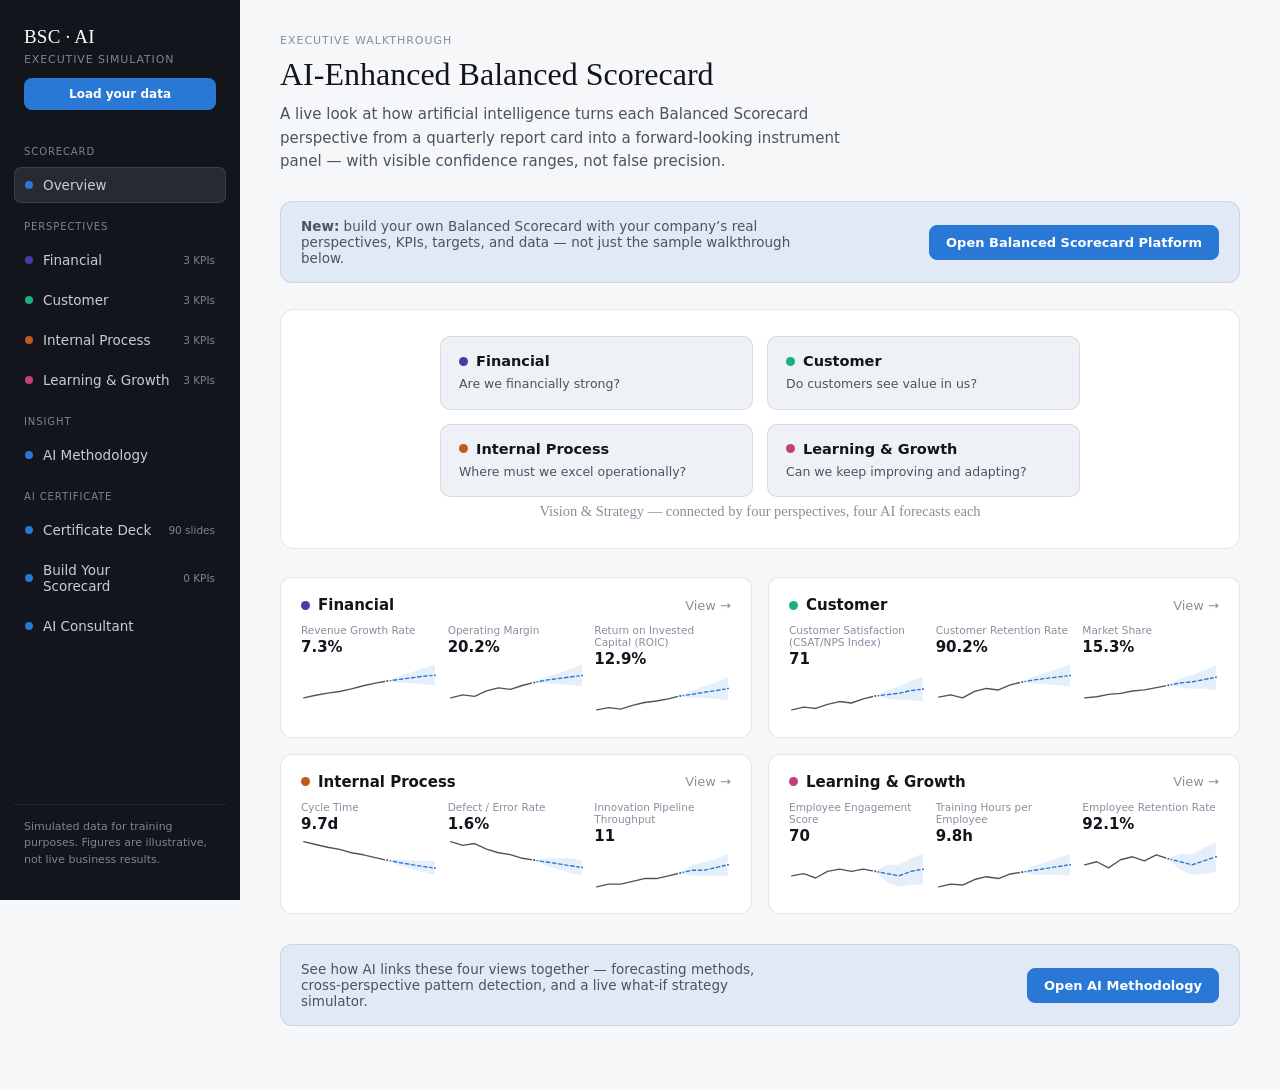
<file: certificate/index.html>
<!DOCTYPE html>
<html lang="en">
<head>
<meta charset="UTF-8">
<meta name="viewport" content="width=device-width, initial-scale=1.0">
<meta name="description" content="AI-Enhanced Balanced Scorecard - Cedars Abroad Certificate Program">
</head>
<body>
<title>AI-Enhanced Balanced Scorecard</title>
<style>
  :root{
    color-scheme: light;
    --page:#f5f7f9;
    --surface:#ffffff;
    --surface-2:#eef1f5;
    --rail:#12151c;
    --rail-ink:#c7cdd8;
    --rail-ink-dim:#7b8496;
    --ink:#12151c;
    --ink-2:#4c5361;
    --ink-muted:#868f9e;
    --border:rgba(18,21,28,0.10);
    --grid:#e4e7ec;
    --accent:#2a78d6;
    --accent-wash:rgba(42,120,214,0.10);
    --accent-ink:#1c5cab;
    --good:#0ca30c;
    --good-ink:#006300;
    --bad:#d03b3b;
    --p-financial:#4a3aa7;
    --p-customer:#1baf7a;
    --p-process:#c05a1f;
    --p-learning:#c23f7b;
    --serif: Georgia, "Iowan Old Style", "Palatino Linotype", "Book Antiqua", serif;
    --sans: -apple-system, BlinkMacSystemFont, "Segoe UI", Roboto, system-ui, sans-serif;
  }
  @media (prefers-color-scheme: dark){
    :root:where(:not([data-theme="light"])){
      color-scheme: dark;
      --page:#0c0e12;
      --surface:#161920;
      --surface-2:#1d212a;
      --rail:#0a0c10;
      --rail-ink:#dfe3ea;
      --rail-ink-dim:#8891a0;
      --ink:#f1f3f6;
      --ink-2:#b7bfcc;
      --ink-muted:#7e8796;
      --border:rgba(255,255,255,0.10);
      --grid:#262b34;
      --accent:#4d93e8;
      --accent-wash:rgba(77,147,232,0.16);
      --accent-ink:#8fc0f5;
      --good:#3fc23f;
      --good-ink:#5fd65f;
      --bad:#e66767;
      --p-financial:#9085e9;
      --p-customer:#2fd99a;
      --p-process:#e08a4c;
      --p-learning:#e878ab;
    }
  }
  :root[data-theme="dark"]{
    color-scheme: dark;
    --page:#0c0e12; --surface:#161920; --surface-2:#1d212a; --rail:#0a0c10;
    --rail-ink:#dfe3ea; --rail-ink-dim:#8891a0; --ink:#f1f3f6; --ink-2:#b7bfcc; --ink-muted:#7e8796;
    --border:rgba(255,255,255,0.10); --grid:#262b34; --accent:#4d93e8; --accent-wash:rgba(77,147,232,0.16);
    --accent-ink:#8fc0f5; --good:#3fc23f; --good-ink:#5fd65f; --bad:#e66767;
    --p-financial:#9085e9; --p-customer:#2fd99a; --p-process:#e08a4c; --p-learning:#e878ab;
  }
  :root[data-theme="light"]{
    color-scheme: light;
    --page:#f5f7f9; --surface:#ffffff; --surface-2:#eef1f5; --rail:#12151c;
    --rail-ink:#c7cdd8; --rail-ink-dim:#7b8496; --ink:#12151c; --ink-2:#4c5361; --ink-muted:#868f9e;
    --border:rgba(18,21,28,0.10); --grid:#e4e7ec; --accent:#2a78d6; --accent-wash:rgba(42,120,214,0.10);
    --accent-ink:#1c5cab; --good:#0ca30c; --good-ink:#006300; --bad:#d03b3b;
    --p-financial:#4a3aa7; --p-customer:#1baf7a; --p-process:#c05a1f; --p-learning:#c23f7b;
  }

  *{box-sizing:border-box;}
  body{margin:0;background:var(--page);color:var(--ink);font-family:var(--sans);}
  @media (prefers-reduced-motion: reduce){ *{animation-duration:0.001ms !important; transition-duration:0.001ms !important;} }

  .app{display:flex;min-height:100vh;width:100%;}

  /* ---------- Rail ---------- */
  .rail{
    width:240px;flex:none;background:var(--rail);color:var(--rail-ink);
    display:flex;flex-direction:column;padding:22px 14px;gap:4px;
    position:sticky;top:0;align-self:flex-start;height:100vh;overflow-y:auto;
  }
  .rail-brand{padding:4px 10px 18px;}
  .rail-brand .k{font-family:var(--serif);font-size:19px;line-height:1.15;color:#fff;letter-spacing:.2px;}
  .rail-brand .s{display:block;margin-top:5px;font-size:11px;color:var(--rail-ink-dim);text-transform:uppercase;letter-spacing:.08em;}
  .rail-group-label{font-size:10px;text-transform:uppercase;letter-spacing:.09em;color:var(--rail-ink-dim);padding:14px 10px 6px;}
  .rail-item{
    display:flex;align-items:center;gap:10px;padding:9px 10px;border-radius:7px;cursor:pointer;
    border:1px solid transparent;background:transparent;color:var(--rail-ink);text-align:left;font-family:var(--sans);
    font-size:13.5px;width:100%;
  }
  .rail-item:hover{background:rgba(255,255,255,0.06);}
  .rail-item.active{background:rgba(255,255,255,0.09);border-color:rgba(255,255,255,0.10);}
  .rail-dot{width:8px;height:8px;border-radius:50%;flex:none;background:var(--dot,#888);}
  .rail-item .lbl{flex:1;}
  .rail-item .cnt{font-size:10.5px;color:var(--rail-ink-dim);font-variant-numeric:tabular-nums;}
  .rail-item.active .cnt{color:var(--rail-ink);}
  .rail-foot{margin-top:auto;padding:10px;font-size:11px;color:var(--rail-ink-dim);line-height:1.5;border-top:1px solid rgba(255,255,255,0.08);padding-top:14px;}
  .rail-data-btn{margin-top:12px;width:100%;background:var(--accent);color:#fff;border:none;border-radius:8px;padding:9px 10px;font-size:12px;font-weight:700;cursor:pointer;font-family:var(--sans);}
  .rail-data-btn:hover{opacity:.9;}
  .data-banner{display:none;align-items:center;justify-content:space-between;gap:14px;background:var(--accent-wash);border:1px solid var(--border);border-radius:10px;padding:10px 16px;margin-bottom:22px;font-size:12.5px;color:var(--ink-2);}
  .data-banner.show{display:flex;}
  .data-banner button{flex:none;}

  /* ---------- Data modal ---------- */
  .modal-overlay{position:fixed;inset:0;background:rgba(8,10,14,0.55);display:flex;align-items:center;justify-content:center;z-index:100;padding:20px;}
  .modal-overlay.hidden{display:none;}
  .modal{background:var(--surface);border:1px solid var(--border);border-radius:14px;max-width:540px;width:100%;max-height:88vh;overflow-y:auto;padding:26px 28px;box-shadow:0 24px 70px rgba(0,0,0,0.35);}
  .modal-head{display:flex;justify-content:space-between;align-items:flex-start;gap:12px;margin-bottom:2px;}
  .modal-head h3{margin:0;font-size:17px;}
  .modal-close{background:none;border:none;color:var(--ink-muted);font-size:22px;line-height:1;cursor:pointer;padding:2px 6px;flex:none;}
  .modal-close:hover{color:var(--ink);}
  .modal p.hint{font-size:13px;color:var(--ink-2);line-height:1.55;margin:8px 0 16px;}
  .file-drop{border:1.5px dashed var(--border);border-radius:10px;padding:20px;text-align:center;margin-bottom:6px;background:var(--surface-2);}
  .file-drop input[type=file]{display:block;margin:0 auto;font-size:12.5px;max-width:100%;}
  .file-drop .fd-label{font-size:12.5px;color:var(--ink-muted);margin-bottom:10px;}
  .data-status{font-size:12.5px;border-radius:8px;padding:10px 12px;margin:14px 0 4px;background:var(--surface-2);color:var(--ink-2);min-height:16px;line-height:1.5;}
  .data-status.ok{background:rgba(12,163,12,0.12);color:var(--good-ink);}
  .data-status.err{background:rgba(208,59,59,0.12);color:var(--bad);}
  .modal-actions{display:flex;gap:10px;margin-top:14px;flex-wrap:wrap;}
  .modal hr{border:none;border-top:1px solid var(--border);margin:18px 0;}
  .modal .tpl-cols{font-size:11.5px;color:var(--ink-muted);background:var(--surface-2);border-radius:8px;padding:10px 12px;line-height:1.6;margin-top:4px;}
  .modal .tpl-cols code{font-family:ui-monospace,Consolas,monospace;background:var(--border);padding:1px 4px;border-radius:4px;}

  /* ---------- Stage ---------- */
  .stage{flex:1;min-width:0;padding:34px 40px 64px;max-width:1180px;}
  .panel{display:none;animation:fade .22s ease;}
  .panel.active{display:block;}
  @keyframes fade{from{opacity:0;transform:translateY(4px);}to{opacity:1;transform:none;}}

  .eyebrow{font-size:11px;text-transform:uppercase;letter-spacing:.09em;color:var(--ink-muted);margin:0 0 8px;}
  h1.page-title{font-family:var(--serif);font-weight:400;font-size:32px;line-height:1.2;margin:0 0 10px;text-wrap:balance;}
  p.page-sub{font-size:15px;color:var(--ink-2);max-width:62ch;line-height:1.55;margin:0 0 28px;}

  .badge-pill{display:inline-flex;align-items:center;gap:6px;font-size:11.5px;padding:3px 10px 3px 8px;border-radius:100px;border:1px solid var(--border);color:var(--ink-2);background:var(--surface);}
  .badge-pill .dot{width:7px;height:7px;border-radius:50%;background:var(--dot,var(--accent));}

  /* ---------- Overview hero map ---------- */
  .map-wrap{background:var(--surface);border:1px solid var(--border);border-radius:14px;padding:26px 30px;margin-bottom:28px;}
  .map-grid{display:grid;grid-template-columns:repeat(2,1fr);gap:14px;max-width:640px;margin:0 auto;}
  .map-node{
    border-radius:10px;padding:16px 18px;cursor:pointer;border:1px solid var(--border);background:var(--surface-2);
    transition:transform .15s ease, box-shadow .15s ease;
  }
  .map-node:hover{transform:translateY(-2px);box-shadow:0 6px 18px rgba(0,0,0,0.08);}
  .map-node .mn-top{display:flex;align-items:center;gap:8px;margin-bottom:6px;}
  .map-node .mn-dot{width:9px;height:9px;border-radius:50%;background:var(--dot);}
  .map-node .mn-name{font-size:14.5px;font-weight:600;}
  .map-node .mn-q{font-size:12.5px;color:var(--ink-2);line-height:1.4;}
  .map-center{grid-column:1 / -1;text-align:center;padding:6px 0 2px;font-family:var(--serif);font-size:14.5px;color:var(--ink-muted);}

  /* ---------- Overview perspective summary cards ---------- */
  .ov-grid{display:grid;grid-template-columns:repeat(2,1fr);gap:16px;margin-bottom:30px;}
  .ov-card{background:var(--surface);border:1px solid var(--border);border-radius:12px;padding:18px 20px;cursor:pointer;}
  .ov-card:hover{border-color:var(--dot);}
  .ov-head{display:flex;align-items:center;justify-content:space-between;margin-bottom:10px;}
  .ov-head .name{font-size:15px;font-weight:600;display:flex;align-items:center;gap:8px;}
  .ov-head .dot{width:9px;height:9px;border-radius:50%;background:var(--dot);}
  .ov-head .arrow{color:var(--ink-muted);font-size:13px;}
  .ov-sparks{display:grid;grid-template-columns:repeat(3,1fr);gap:10px;}
  .ov-spark-name{font-size:10.5px;color:var(--ink-muted);margin-bottom:2px;}
  .ov-spark-val{font-size:15px;font-weight:600;font-variant-numeric:tabular-nums;}

  .teaser{display:flex;align-items:center;justify-content:space-between;gap:16px;background:var(--accent-wash);border:1px solid var(--border);border-radius:12px;padding:16px 20px;}
  .teaser p{margin:0;font-size:13.5px;color:var(--ink-2);max-width:56ch;}
  .btn{border:1px solid var(--border);background:var(--surface);color:var(--ink);font-family:var(--sans);font-size:13px;font-weight:600;padding:9px 16px;border-radius:8px;cursor:pointer;white-space:nowrap;}
  .btn:hover{border-color:var(--accent);color:var(--accent-ink);}
  .btn.primary{background:var(--accent);border-color:var(--accent);color:#fff;}
  .btn.primary:hover{opacity:.92;color:#fff;}

  /* ---------- KPI cards ---------- */
  .kpi-list{display:flex;flex-direction:column;gap:18px;}
  .kpi-card{background:var(--surface);border:1px solid var(--border);border-radius:14px;padding:22px 24px;}
  .kpi-head{display:flex;justify-content:space-between;align-items:flex-start;gap:16px;margin-bottom:6px;}
  .kpi-name{font-size:17px;font-weight:700;margin:0 0 4px;}
  .kpi-def{font-size:13.5px;color:var(--ink-2);line-height:1.55;max-width:64ch;margin:0;}
  .kpi-body{display:grid;grid-template-columns:minmax(0,1fr) 300px;gap:22px;margin-top:16px;align-items:start;}
  @media (max-width: 860px){ .kpi-body{grid-template-columns:1fr;} }

  .stat-col{display:flex;flex-direction:column;gap:14px;}
  .stat-block{display:flex;flex-direction:column;}
  .stat-label{font-size:10.5px;text-transform:uppercase;letter-spacing:.07em;color:var(--ink-muted);margin-bottom:3px;}
  .stat-value{font-size:24px;font-weight:700;font-variant-numeric:tabular-nums;letter-spacing:-.01em;}
  .stat-delta{font-size:12.5px;font-weight:600;margin-top:2px;}
  .stat-delta.good{color:var(--good-ink);}
  .stat-delta.bad{color:var(--bad);}
  .forecast-block{border-top:1px solid var(--border);padding-top:12px;}
  .forecast-range{font-size:11.5px;color:var(--ink-muted);margin-top:2px;}
  .technique{font-size:12px;color:var(--ink-2);background:var(--surface-2);border-radius:8px;padding:10px 12px;line-height:1.5;}
  .technique b{color:var(--ink);font-weight:600;}

  .chart-wrap{position:relative;}
  .chart-wrap svg{width:100%;height:auto;display:block;}
  .legend{display:flex;gap:16px;margin-top:8px;font-size:11.5px;color:var(--ink-2);}
  .legend-item{display:flex;align-items:center;gap:6px;}
  .legend-item .lw{width:14px;height:2px;background:var(--ink-2);display:inline-block;}
  .legend-item .lw.dash{background:none;border-top:2px dashed var(--accent);}
  .chart-tip{
    position:absolute;pointer-events:none;background:var(--rail);color:var(--rail-ink);border-radius:7px;
    padding:7px 10px;font-size:11.5px;line-height:1.45;box-shadow:0 6px 18px rgba(0,0,0,0.25);
    opacity:0;transform:translate(-50%,-100%);transition:opacity .08s ease;white-space:nowrap;z-index:5;top:0;left:0;
  }
  .chart-tip.show{opacity:1;}
  .chart-tip .tt{color:#fff;font-weight:700;}
  .chart-tip .ta{color:var(--rail-ink-dim);}

  /* ---------- Methodology ---------- */
  .why-grid{display:grid;grid-template-columns:repeat(2,1fr);gap:16px;margin-bottom:30px;}
  .why-card{background:var(--surface);border:1px solid var(--border);border-radius:12px;padding:20px 22px;}
  .why-card .wn{font-family:var(--serif);font-size:13px;color:var(--accent-ink);margin-bottom:8px;}
  .why-card h3{font-size:15.5px;margin:0 0 8px;}
  .why-card p{font-size:13.5px;color:var(--ink-2);line-height:1.55;margin:0;}

  .flow{display:flex;align-items:stretch;gap:0;background:var(--surface);border:1px solid var(--border);border-radius:12px;padding:22px;margin-bottom:30px;overflow-x:auto;}
  .flow-node{flex:1;min-width:190px;padding:0 14px;}
  .flow-node .fn-persp{font-size:10.5px;text-transform:uppercase;letter-spacing:.07em;color:var(--ink-muted);margin-bottom:6px;}
  .flow-node .fn-title{font-size:14px;font-weight:700;margin-bottom:4px;}
  .flow-node .fn-desc{font-size:12.5px;color:var(--ink-2);line-height:1.5;}
  .flow-arrow{flex:none;width:64px;display:flex;flex-direction:column;align-items:center;justify-content:center;color:var(--ink-muted);font-size:10.5px;text-align:center;gap:4px;}
  .flow-arrow svg{width:40px;height:14px;}

  .sim{background:var(--surface);border:1px solid var(--border);border-radius:14px;padding:24px 26px;margin-bottom:30px;}
  .sim h3{margin:0 0 4px;font-size:16px;}
  .sim .sim-note{font-size:12px;color:var(--ink-muted);margin:0 0 18px;}
  .sim-controls{display:grid;grid-template-columns:1fr 1fr;gap:22px;margin-bottom:22px;}
  .sim-slider-row label{display:flex;justify-content:space-between;font-size:13px;font-weight:600;margin-bottom:8px;}
  .sim-slider-row label .v{color:var(--accent-ink);font-variant-numeric:tabular-nums;}
  input[type=range]{width:100%;accent-color:var(--accent);}
  .sim-results{display:grid;grid-template-columns:repeat(3,1fr);gap:14px;margin-bottom:16px;}
  .sim-tile{background:var(--surface-2);border-radius:10px;padding:14px 16px;}
  .sim-tile .st-label{font-size:11px;color:var(--ink-muted);margin-bottom:6px;}
  .sim-tile .st-vals{display:flex;align-items:baseline;gap:8px;}
  .sim-tile .st-base{font-size:13px;color:var(--ink-muted);text-decoration:line-through;font-variant-numeric:tabular-nums;}
  .sim-tile .st-new{font-size:20px;font-weight:700;font-variant-numeric:tabular-nums;}
  .sim-tile .st-delta{font-size:12px;font-weight:600;margin-top:3px;}
  .sim-narrative{font-size:13.5px;line-height:1.6;color:var(--ink-2);background:var(--accent-wash);border-radius:10px;padding:14px 16px;}
  .sim-reset{margin-top:14px;}

  /* ---------- Certificate slide deck ---------- */
  .deck-shell{max-width:1000px;margin:0 auto;}
  .deck-viewport{position:relative;width:100%;aspect-ratio:1280/720;border-radius:10px;overflow:hidden;background:#0b0d10;box-shadow:0 16px 50px rgba(0,0,0,0.25);}
  .deck-viewport:fullscreen{width:100vw;height:100vh;border-radius:0;}
  .deck-stage{position:absolute;top:0;left:0;width:1280px;height:720px;transform-origin:top left;}
  .dslide{position:absolute;inset:0;display:none;font-family:var(--sans);}
  .dslide.active{display:block;}
  .dslide .d-accent{position:absolute;top:0;left:0;right:0;height:8px;}
  .dslide .d-kicker{position:absolute;left:60px;top:44px;font-size:13px;font-weight:700;letter-spacing:.08em;}
  .dslide .d-heading{position:absolute;left:60px;top:80px;right:60px;font-family:var(--serif);font-weight:400;font-size:32px;color:#12151c;line-height:1.2;}
  .dslide .d-heading.no-kicker{top:44px;}
  .dslide .d-bullets{position:absolute;left:68px;top:172px;right:70px;bottom:70px;margin:0;padding:0;list-style:none;overflow:auto;}
  .dslide .d-bullets li{position:relative;padding-left:24px;margin-bottom:16px;font-size:19px;line-height:1.55;color:#4c5361;}
  .dslide .d-bullets li::before{content:"";position:absolute;left:0;top:9px;width:7px;height:7px;border-radius:50%;background:#9aa3b2;}
  .dslide .d-bullets li b{color:#12151c;font-weight:700;}
  .dslide .d-footleft{position:absolute;left:60px;bottom:26px;font-size:12px;color:#8a93a3;font-weight:600;}
  .dslide .d-pageno{position:absolute;right:60px;bottom:26px;font-size:12px;color:#8a93a3;font-variant-numeric:tabular-nums;}
  .dslide.d-title,.dslide.d-section{color:#fff;}
  .dslide .d-t-eyebrow{position:absolute;left:0;right:0;top:225px;text-align:center;font-size:14px;font-weight:700;letter-spacing:.14em;color:#a9bde3;}
  .dslide .d-t-title{position:absolute;left:80px;right:80px;top:266px;text-align:center;font-family:var(--serif);font-weight:400;font-size:52px;line-height:1.15;}
  .dslide .d-t-subtitle{position:absolute;left:80px;right:80px;top:392px;text-align:center;font-size:21px;color:#c7d6ee;}
  .dslide .d-t-footer{position:absolute;left:120px;right:120px;top:520px;text-align:center;font-size:14px;color:#8fa2c4;}
  .dslide .d-sec-eyebrow{position:absolute;left:0;right:0;top:298px;text-align:center;font-size:16px;font-weight:700;letter-spacing:.16em;color:rgba(255,255,255,0.85);}
  .dslide .d-sec-title{position:absolute;left:80px;right:80px;top:340px;text-align:center;font-family:var(--serif);font-weight:400;font-size:46px;line-height:1.2;}
  .deck-controls{display:flex;align-items:center;justify-content:center;gap:8px;margin-top:16px;flex-wrap:wrap;}
  .deck-count{font-size:12.5px;color:var(--ink-muted);font-variant-numeric:tabular-nums;min-width:60px;text-align:center;}
  .deck-jump{width:52px;border:1px solid var(--border);border-radius:8px;padding:8px 6px;font-size:13px;text-align:center;background:var(--surface);color:var(--ink);}
  .deck-sep{width:1px;height:22px;background:var(--border);margin:0 2px;}

  /* ---------- Balanced Scorecard platform (build-your-own) ---------- */
  .plat-hero{background:var(--accent-wash);border:1px solid var(--border);border-radius:12px;padding:16px 20px;margin-bottom:26px;display:flex;justify-content:space-between;align-items:center;gap:16px;flex-wrap:wrap;}
  .plat-hero p{margin:0;font-size:13.5px;color:var(--ink-2);max-width:60ch;}
  .plat-toolbar{display:flex;flex-wrap:wrap;gap:8px;margin-bottom:20px;align-items:center;}
  .plat-saved{font-size:11.5px;color:var(--good-ink);}
  .plat-company{display:flex;align-items:center;gap:10px;margin-bottom:18px;flex-wrap:wrap;}
  .plat-company label{font-size:13px;color:var(--ink-2);}
  .plat-company input[type=text]{font-family:var(--sans);font-size:14px;padding:8px 12px;border:1px solid var(--border);border-radius:8px;background:var(--surface);color:var(--ink);min-width:240px;}
  .plat-periods{display:flex;flex-wrap:wrap;gap:8px;align-items:center;margin-bottom:24px;}
  .plat-period-chip{display:flex;align-items:center;gap:4px;background:var(--surface-2);border:1px solid var(--border);border-radius:100px;padding:5px 4px 5px 12px;font-size:12.5px;}
  .plat-period-chip input{border:none;background:transparent;font-size:12.5px;color:var(--ink);width:76px;font-family:var(--sans);}
  .plat-period-chip button{border:none;background:rgba(0,0,0,0.08);color:var(--ink-muted);width:18px;height:18px;border-radius:50%;cursor:pointer;font-size:12px;line-height:1;flex:none;}
  .plat-period-chip button:hover{color:var(--bad);}
  .plat-add-period{border:1px dashed var(--border);background:none;border-radius:100px;padding:6px 14px;font-size:12.5px;color:var(--ink-2);cursor:pointer;font-family:var(--sans);}
  .plat-persp-card{background:var(--surface);border:1px solid var(--border);border-top:3px solid var(--dot,var(--accent));border-radius:12px;padding:20px 22px;margin-bottom:18px;}
  .plat-persp-head{display:flex;justify-content:space-between;align-items:center;gap:10px;margin-bottom:6px;flex-wrap:wrap;}
  .plat-persp-name{font-size:17px;font-weight:700;border:none;background:transparent;color:var(--ink);font-family:var(--sans);border-bottom:1px dashed transparent;padding:2px 0;}
  .plat-persp-name:hover,.plat-persp-name:focus{border-bottom-color:var(--border);outline:none;}
  .plat-persp-actions{display:flex;gap:8px;}
  .plat-kpi-row{border-top:1px solid var(--border);padding:16px 0 6px;}
  .plat-kpi-row:first-of-type{border-top:none;}
  .plat-kpi-top{display:flex;flex-wrap:wrap;gap:10px;align-items:center;margin-bottom:10px;}
  .plat-kpi-top input.kname{font-size:14.5px;font-weight:700;border:none;background:transparent;color:var(--ink);font-family:var(--sans);min-width:170px;flex:1;}
  .plat-kpi-meta{display:flex;gap:6px;align-items:center;flex-wrap:wrap;}
  .plat-kpi-meta input,.plat-kpi-meta select{font-size:12px;padding:5px 8px;border:1px solid var(--border);border-radius:6px;background:var(--surface);color:var(--ink);font-family:var(--sans);}
  .plat-kpi-meta input.unit{width:56px;}
  .plat-kpi-meta input.target{width:78px;}
  .plat-rag{display:inline-flex;align-items:center;font-size:11px;font-weight:700;padding:3px 10px;border-radius:100px;white-space:nowrap;}
  .plat-rag.green{background:rgba(12,163,12,0.14);color:var(--good-ink);}
  .plat-rag.amber{background:rgba(250,178,25,0.20);color:#8a5a00;}
  .plat-rag.red{background:rgba(208,59,59,0.14);color:var(--bad);}
  .plat-rag.none{background:var(--surface-2);color:var(--ink-muted);}
  .plat-kpi-del{border:none;background:none;color:var(--ink-muted);cursor:pointer;font-size:17px;line-height:1;padding:2px 6px;}
  .plat-kpi-del:hover{color:var(--bad);}
  .plat-values-wrap{overflow-x:auto;padding-bottom:4px;}
  .plat-values{display:flex;gap:8px;width:max-content;}
  .plat-value-cell{display:flex;flex-direction:column;align-items:center;gap:4px;flex:none;}
  .plat-value-cell label{font-size:9.5px;color:var(--ink-muted);white-space:nowrap;max-width:66px;overflow:hidden;text-overflow:ellipsis;}
  .plat-value-cell input{width:66px;font-size:12.5px;text-align:center;padding:6px 4px;border:1px solid var(--border);border-radius:6px;background:var(--surface-2);color:var(--ink);font-family:var(--sans);}
  .plat-kpi-chart{width:100%;margin-top:10px;}
  .plat-kpi-chart svg{width:100%;height:auto;display:block;}
  .plat-empty{font-size:13px;color:var(--ink-muted);padding:8px 0 4px;}

  /* ---------- AI Consultant chat ---------- */
  .chat-shell{max-width:780px;}
  .chat-window{background:var(--surface);border:1px solid var(--border);border-radius:14px;height:520px;display:flex;flex-direction:column;overflow:hidden;}
  .chat-messages{flex:1;overflow-y:auto;padding:20px;display:flex;flex-direction:column;gap:14px;}
  .chat-msg{max-width:82%;padding:12px 14px;border-radius:12px;font-size:13.5px;line-height:1.55;}
  .chat-msg.bot{align-self:flex-start;background:var(--surface-2);color:var(--ink);border-bottom-left-radius:4px;}
  .chat-msg.user{align-self:flex-end;background:var(--accent);color:#fff;border-bottom-right-radius:4px;}
  .chat-msg p{margin:0 0 8px;}
  .chat-msg p:last-child{margin-bottom:0;}
  .chat-msg ul{margin:6px 0;padding-left:18px;}
  .chat-typing{align-self:flex-start;font-size:12px;color:var(--ink-muted);padding:0 4px;}
  .chat-input-row{display:flex;gap:8px;padding:14px;border-top:1px solid var(--border);}
  .chat-input-row input{flex:1;border:1px solid var(--border);border-radius:8px;padding:10px 12px;font-size:13.5px;background:var(--surface);color:var(--ink);font-family:var(--sans);}
  .chat-suggest{display:flex;flex-wrap:wrap;gap:8px;margin:16px 0 4px;}
  .chat-chip{border:1px solid var(--border);background:var(--surface);color:var(--ink-2);border-radius:100px;padding:7px 14px;font-size:12.5px;cursor:pointer;font-family:var(--sans);}
  .chat-chip:hover{border-color:var(--accent);color:var(--accent-ink);}
  .chat-note{font-size:11.5px;color:var(--ink-muted);margin-top:14px;line-height:1.6;}

  ::selection{background:var(--accent-wash);}

  @media (max-width: 900px){
    .app{flex-direction:column;}
    .rail{width:100%;height:auto;position:relative;flex-direction:row;flex-wrap:wrap;padding:14px;align-items:center;}
    .rail-brand{padding:0 10px 0 0;}
    .rail-group-label{display:none;}
    .rail-item{width:auto;}
    .rail-foot{display:none;}
    .stage{padding:24px 18px 48px;}
    .map-grid, .ov-grid, .why-grid, .sim-controls, .sim-results{grid-template-columns:1fr;}
    .kpi-body{grid-template-columns:1fr;}
    .flow{flex-direction:column;}
    .flow-arrow{width:100%;height:34px;flex-direction:row;}
    .flow-arrow svg{transform:rotate(90deg);}
  }
</style>

<div class="app">
  <nav class="rail" id="rail"></nav>
  <main class="stage">
    <section id="sec-overview" class="panel"></section>
    <section id="sec-financial" class="panel"></section>
    <section id="sec-customer" class="panel"></section>
    <section id="sec-process" class="panel"></section>
    <section id="sec-learning" class="panel"></section>
    <section id="sec-methodology" class="panel"></section>
    <section id="sec-slides" class="panel"></section>
    <section id="sec-platform" class="panel"></section>
    <section id="sec-consultant" class="panel"></section>
  </main>
</div>

<div class="modal-overlay hidden" id="dataModalOverlay">
  <div class="modal" role="dialog" aria-modal="true" aria-labelledby="dataModalTitle">
    <div class="modal-head">
      <h3 id="dataModalTitle">Load your data</h3>
      <button class="modal-close" id="dataModalClose" type="button" aria-label="Close">&times;</button>
    </div>
    <p class="hint">Upload your own quarterly results and every chart, forecast, and confidence range on this dashboard recomputes live using a simple trend-regression model — the same technique described throughout the demo. Use the provided template so the app can read your columns.</p>
    <div class="file-drop">
      <div class="fd-label">Choose a filled-in template — <b>.xlsx</b> or <b>.csv</b></div>
      <input type="file" id="dataFileInput" accept=".xlsx,.csv">
    </div>
    <div class="data-status" id="dataStatus">No file loaded — showing built-in sample data.</div>
    <div class="modal-actions">
      <button class="btn" id="resetDataBtn" type="button">Reset to sample data</button>
      <button class="btn" id="downloadCsvBtn" type="button">Download current data (.csv)</button>
    </div>
    <hr>
    <p class="hint" style="margin-top:0;">Template layout (12 rows, one per KPI, in this exact order — Financial, Customer, Internal Process, Learning &amp; Growth):</p>
    <div class="tpl-cols"><code>Perspective</code> · <code>KPI</code> · <code>Definition</code> · <code>Unit</code> · <code>Direction</code> · <code>AI Technique</code> · <code>Q1</code>…<code>Q8</code> (8 quarters of actuals)<br>Plus a <code>Start quarter</code> cell (e.g. <code>2024-Q3</code>) anywhere above the table.</div>
  </div>
</div>

<script>
(function(){
"use strict";

var QUARTERS = ["2024-Q3","2024-Q4","2025-Q1","2025-Q2","2025-Q3","2025-Q4","2026-Q1","2026-Q2","2026-Q3","2026-Q4","2027-Q1","2027-Q2"];
var HIST_N = 8;
var currentTab = "overview";

function parseQuarterLabel(s){
  if (!s) return null;
  var m = /^\s*(\d{4})\s*-?\s*[Qq]\s*([1-4])\s*$/.exec(String(s));
  if (!m) return null;
  return {y: parseInt(m[1],10), q: parseInt(m[2],10)};
}
function genQuarters(start, count){
  var y = start.y, q = start.q, out = [];
  for (var i=0;i<count;i++){
    out.push(y+"-Q"+q);
    q++; if (q>4){ q=1; y++; }
  }
  return out;
}
function linregForecast(hist, forecastCount){
  forecastCount = forecastCount || 4;
  var n = hist.length;
  var sumX=0,sumY=0,sumXY=0,sumXX=0;
  for (var i=0;i<n;i++){ sumX+=i; sumY+=hist[i]; sumXY+=i*hist[i]; sumXX+=i*i; }
  var denom = (n*sumXX - sumX*sumX) || 1;
  var slope = (n*sumXY - sumX*sumY) / denom;
  var intercept = (sumY - slope*sumX)/n;
  var residSq = 0;
  for (var j=0;j<n;j++){ var yhat0 = intercept + slope*j; residSq += Math.pow(hist[j]-yhat0,2); }
  var se = Math.sqrt(residSq / Math.max(1, n-2));
  var fVal=[], fLow=[], fHigh=[];
  for (var k=0;k<forecastCount;k++){
    var x = n+k;
    var yhat = intercept + slope*x;
    var half = se*(1.1 + 0.45*k) + Math.abs(yhat)*0.01;
    if (half <= 0) half = Math.max(Math.abs(yhat)*0.05, 0.1);
    fVal.push(yhat); fLow.push(yhat-half); fHigh.push(yhat+half);
  }
  return {fVal:fVal, fLow:fLow, fHigh:fHigh};
}

var PERSPECTIVES = [
  {key:"financial", label:"Financial", short:"Financial", cssVar:"--p-financial",
   question:"Are our strategic choices delivering results shareholders and lenders can see?",
   mapQ:"Are we financially strong?"},
  {key:"customer", label:"Customer", short:"Customer", cssVar:"--p-customer",
   question:"Are we creating value the market recognizes, and will customers stay?",
   mapQ:"Do customers see value in us?"},
  {key:"process", label:"Internal Process", short:"Process", cssVar:"--p-process",
   question:"Are our operations efficient and reliable enough to support the strategy?",
   mapQ:"Where must we excel operationally?"},
  {key:"learning", label:"Learning & Growth", short:"L&G", cssVar:"--p-learning",
   question:"Do our people and culture have the capacity to deliver tomorrow's strategy?",
   mapQ:"Can we keep improving and adapting?"}
];

var KPIS = [
  // ---- Financial ----
  {id:"revgrowth", persp:"financial", name:"Revenue Growth Rate", unit:"%", dec:1, higher:true,
   def:"Year-over-year growth in total revenue — the clearest signal of top-line momentum and market demand.",
   hist:[4.1,4.6,5.0,5.3,5.8,6.4,6.9,7.3],
   fVal:[7.6,7.9,8.2,8.4], fLow:[7.0,6.9,6.7,6.4], fHigh:[8.2,8.9,9.7,10.4],
   tech:"Time-series forecasting trained on five years of revenue history, adjusted for seasonality."},
  {id:"opmargin", persp:"financial", name:"Operating Margin", unit:"%", dec:1, higher:true,
   def:"Operating income as a share of revenue — how efficiently sales convert into profit before financing and tax.",
   hist:[18.2,18.6,18.4,19.1,19.5,19.3,19.8,20.2],
   fVal:[20.5,20.7,20.9,21.1], fLow:[20.1,20.0,19.9,19.7], fHigh:[20.9,21.4,21.9,22.5],
   tech:"Regression model linking margin to leading cost and pricing indicators."},
  {id:"roic", persp:"financial", name:"Return on Invested Capital (ROIC)", unit:"%", dec:1, higher:true,
   def:"Profit generated per dollar of capital deployed — the truest test of whether growth is creating value.",
   hist:[11.0,11.3,11.1,11.6,12.0,12.2,12.5,12.9],
   fVal:[13.1,13.4,13.6,13.9], fLow:[12.6,12.6,12.5,12.3], fHigh:[13.6,14.2,14.7,15.5],
   tech:"Ensemble model blending capital-efficiency trend with the investment pipeline."},

  // ---- Customer ----
  {id:"csat", persp:"customer", name:"Customer Satisfaction (CSAT/NPS Index)", unit:"", dec:0, higher:true,
   def:"A blended satisfaction and loyalty score from post-interaction surveys — the earliest read on retention and advocacy.",
   hist:[61,63,62,65,67,66,69,71],
   fVal:[72,73,75,76], fLow:[69,68,68,67], fHigh:[75,78,82,85],
   tech:"NLP sentiment analysis on support tickets and survey comments feeds the trend model."},
  {id:"retention", persp:"customer", name:"Customer Retention Rate", unit:"%", dec:1, higher:true,
   def:"Share of customers retained period over period — the direct link between experience and recurring revenue.",
   hist:[88.1,88.4,88.0,88.9,89.3,89.1,89.8,90.2],
   fVal:[90.5,90.7,90.9,91.1], fLow:[90.0,89.9,89.8,89.6], fHigh:[91.0,91.5,92.0,92.6],
   tech:"Account-level churn-propensity scoring aggregated into a portfolio forecast."},
  {id:"share", persp:"customer", name:"Market Share", unit:"%", dec:1, higher:true,
   def:"Company revenue as a share of total addressable market — competitive position, not just internal performance.",
   hist:[14.2,14.3,14.5,14.6,14.8,14.9,15.1,15.3],
   fVal:[15.5,15.6,15.8,16.0], fLow:[15.1,15.0,15.0,14.9], fHigh:[15.9,16.2,16.6,17.1],
   tech:"Competitive signal tracking (pricing, share-of-search) blended into a share-trend model."},

  // ---- Process ----
  {id:"cycletime", persp:"process", name:"Cycle Time", unit:"d", dec:1, higher:false,
   def:"Average days to complete a core operating process end-to-end — shorter cycles mean faster delivery, lower cost.",
   hist:[12.4,12.0,11.6,11.3,10.8,10.5,10.1,9.7],
   fVal:[9.4,9.1,8.8,8.6], fLow:[9.0,8.5,8.0,7.6], fHigh:[9.8,9.7,9.6,9.6],
   tech:"Process-mining on workflow logs identifies bottlenecks and projects throughput gains."},
  {id:"defect", persp:"process", name:"Defect / Error Rate", unit:"%", dec:1, higher:false,
   def:"Share of units or transactions requiring rework — a direct proxy for quality and downstream customer impact.",
   hist:[2.6,2.4,2.5,2.2,2.0,1.9,1.7,1.6],
   fVal:[1.5,1.4,1.3,1.2], fLow:[1.3,1.1,0.9,0.8], fHigh:[1.7,1.7,1.7,1.6],
   tech:"Anomaly detection on quality-control sensor data flags drift before defects spike."},
  {id:"pipeline", persp:"process", name:"Innovation Pipeline Throughput", unit:"", dec:0, higher:true,
   def:"New ideas advanced to piloting each quarter — the leading indicator of future products and improvements.",
   hist:[6,7,7,8,9,9,10,11],
   fVal:[12,12,13,14], fLow:[10,10,10,10], fHigh:[14,15,16,18],
   tech:"A classification model scores and ranks pipeline submissions by likelihood of success."},

  // ---- Learning & Growth ----
  {id:"engagement", persp:"learning", name:"Employee Engagement Score", unit:"", dec:0, higher:true,
   def:"A composite pulse-survey score capturing motivation, alignment, and intent to stay — the earliest culture signal.",
   hist:[68,69,67,70,71,70,71,70],
   fVal:[69,68,70,71], fLow:[65,63,64,64], fHigh:[73,73,76,78],
   tech:"Engagement-survey and attrition-risk NLP model trained on pulse-survey free text."},
  {id:"training", persp:"learning", name:"Training Hours per Employee", unit:"h", dec:1, higher:true,
   def:"Average hours of formal skills development per employee per quarter — capacity built for future needs.",
   hist:[8.2,8.5,8.4,9.0,9.3,9.1,9.6,9.8],
   fVal:[10.0,10.2,10.4,10.6], fLow:[9.5,9.5,9.5,9.4], fHigh:[10.5,10.9,11.3,11.8],
   tech:"Skills-gap analysis matches role requirements against individual training records."},
  {id:"empretention", persp:"learning", name:"Employee Retention Rate", unit:"%", dec:1, higher:true,
   def:"Share of employees retained period over period — the cost and continuity consequence of engagement.",
   hist:[91.5,91.8,91.2,92.0,92.3,91.9,92.5,92.1],
   fVal:[91.8,91.5,91.9,92.3], fLow:[91.0,90.5,90.6,90.8], fHigh:[92.6,92.5,93.2,93.8],
   tech:"Predictive attrition model scores flight risk from engagement, tenure, and workload data."}
];

function kpisFor(perspKey){ return KPIS.filter(function(k){return k.persp===perspKey;}); }
function fmt(v,k){ return v.toFixed(k.dec) + (k.unit||""); }

// ---------------- Chart builder ----------------
var TIP_ID_SEQ = 0;
function buildChart(k, compact){
  var W = compact ? 200 : 480, H = compact ? 74 : 200;
  var ml = compact ? 4 : 40, mr = compact ? 4 : 12, mt = compact ? 4 : 14, mb = compact ? 4 : 24;
  var pw = W - ml - mr, ph = H - mt - mb;
  var total = HIST_N + k.fVal.length;
  var allVals = k.hist.concat(k.fLow, k.fHigh, k.fVal);
  var min = Math.min.apply(null, allVals), max = Math.max.apply(null, allVals);
  var pad = (max - min) * 0.18 || Math.abs(max) * 0.1 || 1;
  min -= pad; max += pad;
  function xAt(i){ return ml + (i/(total-1)) * pw; }
  function yAt(v){ return mt + ph - ((v-min)/(max-min)) * ph; }

  var histPath = "";
  for (var i=0;i<HIST_N;i++){ histPath += (i===0?"M":"L") + xAt(i).toFixed(1) + " " + yAt(k.hist[i]).toFixed(1) + " "; }

  var forePath = "M" + xAt(HIST_N-1).toFixed(1) + " " + yAt(k.hist[HIST_N-1]).toFixed(1) + " ";
  for (var j=0;j<k.fVal.length;j++){ forePath += "L" + xAt(HIST_N+j).toFixed(1) + " " + yAt(k.fVal[j]).toFixed(1) + " "; }

  var bandPts = [[xAt(HIST_N-1), yAt(k.hist[HIST_N-1])]];
  for (var j2=0;j2<k.fHigh.length;j2++){ bandPts.push([xAt(HIST_N+j2), yAt(k.fHigh[j2])]); }
  for (var j3=k.fLow.length-1;j3>=0;j3--){ bandPts.push([xAt(HIST_N+j3), yAt(k.fLow[j3])]); }
  bandPts.push([xAt(HIST_N-1), yAt(k.hist[HIST_N-1])]);
  var bandPath = bandPts.map(function(p,idx){ return (idx===0?"M":"L") + p[0].toFixed(1) + " " + p[1].toFixed(1); }).join(" ") + " Z";

  var svg = '<svg viewBox="0 0 '+W+' '+H+'" xmlns="http://www.w3.org/2000/svg" role="img" aria-label="'+k.name+' trend chart">';

  if (!compact){
    // gridlines + y ticks
    var ticks = 4;
    for (var t=0;t<=ticks;t++){
      var v = min + (max-min)*(t/ticks);
      var y = yAt(v);
      svg += '<line x1="'+ml+'" y1="'+y.toFixed(1)+'" x2="'+(W-mr)+'" y2="'+y.toFixed(1)+'" stroke="var(--grid)" stroke-width="1"/>';
      svg += '<text x="'+(ml-6)+'" y="'+(y+3).toFixed(1)+'" text-anchor="end" font-size="8" fill="var(--ink-muted)" font-family="var(--sans)">'+v.toFixed(k.dec)+'</text>';
    }
    // divider between actual and forecast
    var dx = (xAt(HIST_N-1)+xAt(HIST_N))/2;
    svg += '<line x1="'+dx.toFixed(1)+'" y1="'+mt+'" x2="'+dx.toFixed(1)+'" y2="'+(mt+ph)+'" stroke="var(--ink-muted)" stroke-width="1" stroke-dasharray="2 3" opacity="0.6"/>';
    // x labels (every other to avoid crowding)
    for (var xi=0; xi<total; xi+=2){
      svg += '<text x="'+xAt(xi).toFixed(1)+'" y="'+(H-6)+'" text-anchor="middle" font-size="8" fill="var(--ink-muted)" font-family="var(--sans)">'+QUARTERS[xi]+'</text>';
    }
  }

  svg += '<path d="'+bandPath+'" fill="var(--accent)" fill-opacity="0.12" stroke="none"/>';
  svg += '<path d="'+histPath.trim()+'" fill="none" stroke="var(--ink-2)" stroke-width="2" stroke-linecap="round" stroke-linejoin="round"/>';
  svg += '<path d="'+forePath.trim()+'" fill="none" stroke="var(--accent)" stroke-width="2" stroke-linecap="round" stroke-linejoin="round" stroke-dasharray="5 4"/>';

  // end markers
  svg += '<circle cx="'+xAt(HIST_N-1).toFixed(1)+'" cy="'+yAt(k.hist[HIST_N-1]).toFixed(1)+'" r="'+(compact?2.5:4)+'" fill="var(--ink-2)" stroke="var(--surface)" stroke-width="2"/>';
  var lastF = k.fVal[k.fVal.length-1];
  svg += '<circle cx="'+xAt(total-1).toFixed(1)+'" cy="'+yAt(lastF).toFixed(1)+'" r="'+(compact?2.5:4)+'" fill="var(--accent)" stroke="var(--surface)" stroke-width="2"/>';

  if (!compact){
    svg += '<text x="'+xAt(total-1).toFixed(1)+'" y="'+(yAt(lastF)-9).toFixed(1)+'" text-anchor="end" font-size="9.5" font-weight="700" fill="var(--accent-ink)" font-family="var(--sans)">'+fmt(lastF,k)+'</text>';

    // hover hit targets
    for (var hi=0; hi<total; hi++){
      var isHist = hi < HIST_N;
      var val = isHist ? k.hist[hi] : k.fVal[hi-HIST_N];
      var y2 = yAt(val);
      var label = isHist ? "Actual" : "AI forecast";
      var extra = isHist ? "" : (" · range " + k.fLow[hi-HIST_N].toFixed(k.dec) + "–" + k.fHigh[hi-HIST_N].toFixed(k.dec) + (k.unit||""));
      svg += '<circle class="hit" data-q="'+QUARTERS[hi]+'" data-label="'+label+'" data-val="'+fmt(val,k)+'" data-extra="'+extra+'" cx="'+xAt(hi).toFixed(1)+'" cy="'+y2.toFixed(1)+'" r="9" fill="transparent" style="cursor:crosshair"/>';
    }
  }

  svg += '</svg>';
  return svg;
}

function wireHover(wrap){
  var tip = document.createElement("div");
  tip.className = "chart-tip";
  wrap.appendChild(tip);
  var hits = wrap.querySelectorAll(".hit");
  hits.forEach(function(h){
    h.addEventListener("mouseenter", function(e){ showTip(e); });
    h.addEventListener("mousemove", function(e){ showTip(e); });
    h.addEventListener("mouseleave", function(){ tip.classList.remove("show"); });
  });
  function showTip(e){
    var t = e.target;
    var rect = wrap.getBoundingClientRect();
    var x = e.clientX - rect.left, y = e.clientY - rect.top;
    tip.innerHTML = '<div class="tt">'+t.getAttribute("data-q")+' · '+t.getAttribute("data-val")+'</div><div class="ta">'+t.getAttribute("data-label")+t.getAttribute("data-extra")+'</div>';
    tip.style.left = x + "px";
    tip.style.top = (y-8) + "px";
    tip.classList.add("show");
  }
}

// ---------------- KPI card ----------------
function kpiCard(k){
  var delta = k.hist[HIST_N-1] - k.hist[HIST_N-2];
  var deltaGood = k.higher ? delta >= 0 : delta <= 0;
  var deltaSign = delta >= 0 ? "+" : "";
  var deltaArrow = delta >= 0 ? "▲" : "▼";
  var lastF = k.fVal[k.fVal.length-1], lowF = k.fLow[k.fLow.length-1], highF = k.fHigh[k.fHigh.length-1];

  var html = '<div class="kpi-card">';
  html += '  <div class="kpi-head"><div><h3 class="kpi-name">'+k.name+'</h3><p class="kpi-def">'+k.def+'</p></div></div>';
  html += '  <div class="kpi-body">';
  html += '    <div class="chart-wrap" data-chart="'+k.id+'"></div>';
  html += '    <div class="stat-col">';
  html += '      <div class="stat-block"><span class="stat-label">Latest actual ('+QUARTERS[HIST_N-1]+')</span><span class="stat-value">'+fmt(k.hist[HIST_N-1],k)+'</span><span class="stat-delta '+(deltaGood?"good":"bad")+'">'+deltaArrow+' '+deltaSign+delta.toFixed(k.dec)+(k.unit||"")+' vs prior quarter</span></div>';
  html += '      <div class="stat-block forecast-block"><span class="stat-label">AI forecast ('+QUARTERS[total_(k)-1]+')</span><span class="stat-value" style="color:var(--accent-ink)">'+fmt(lastF,k)+'</span><span class="forecast-range">Confidence range '+lowF.toFixed(k.dec)+'–'+highF.toFixed(k.dec)+(k.unit||"")+'</span></div>';
  html += '      <div class="technique"><b>AI technique:</b> '+k.tech+'</div>';
  html += '    </div>';
  html += '  </div>';
  html += '  <div class="legend"><span class="legend-item"><span class="lw"></span>Actual</span><span class="legend-item"><span class="lw dash"></span>AI forecast (shaded = confidence range)</span></div>';
  html += '</div>';
  return html;
}
function total_(k){ return HIST_N + k.fVal.length; }

function renderPerspectivePanel(persp){
  var meta = PERSPECTIVES.filter(function(p){return p.key===persp;})[0];
  var list = kpisFor(persp);
  var html = '<p class="eyebrow">Perspective '+(PERSPECTIVES.indexOf(meta)+1)+' of 4</p>';
  html += '<h1 class="page-title">'+meta.label+'</h1>';
  html += '<p class="page-sub">'+meta.question+'</p>';
  html += '<div class="kpi-list">';
  list.forEach(function(k){ html += kpiCard(k); });
  html += '</div>';
  var sec = document.getElementById("sec-"+persp);
  sec.innerHTML = html;
  list.forEach(function(k){
    var wrap = sec.querySelector('[data-chart="'+k.id+'"]');
    wrap.innerHTML = buildChart(k,false);
    wireHover(wrap);
  });
}

// ---------------- Overview ----------------
function renderOverview(){
  var html = '<p class="eyebrow">Executive walkthrough</p>';
  html += '<h1 class="page-title">AI-Enhanced Balanced Scorecard</h1>';
  html += '<p class="page-sub">A live look at how artificial intelligence turns each Balanced Scorecard perspective from a quarterly report card into a forward-looking instrument panel — with visible confidence ranges, not false precision.</p>';

  html += '<div class="plat-hero"><p><b>New:</b> build your own Balanced Scorecard with your company’s real perspectives, KPIs, targets, and data — not just the sample walkthrough below.</p><button class="btn primary" data-goto="platform" type="button">Open Balanced Scorecard Platform</button></div>';

  html += '<div class="data-banner'+(DATA_SOURCE?' show':'')+'"><span>'+(DATA_SOURCE?('Showing data loaded from <b>'+DATA_SOURCE+'</b> · quarters '+QUARTERS[0]+' to '+QUARTERS[HIST_N-1]+' actual, forecast through '+QUARTERS[QUARTERS.length-1]+'.'):'')+'</span><button class="btn" id="ovResetDataBtn" type="button">Reset to sample data</button></div>';

  html += '<div class="map-wrap"><div class="map-grid">';
  PERSPECTIVES.forEach(function(p){
    html += '<div class="map-node" data-goto="'+p.key+'" style="--dot:var('+p.cssVar+')"><div class="mn-top"><span class="mn-dot"></span><span class="mn-name">'+p.label+'</span></div><div class="mn-q">'+p.mapQ+'</div></div>';
  });
  html += '</div><div class="map-center">Vision &amp; Strategy — connected by four perspectives, four AI forecasts each</div></div>';

  html += '<div class="ov-grid">';
  PERSPECTIVES.forEach(function(p){
    var list = kpisFor(p.key);
    html += '<div class="ov-card" data-goto="'+p.key+'" style="--dot:var('+p.cssVar+')">';
    html += '  <div class="ov-head"><span class="name"><span class="dot"></span>'+p.label+'</span><span class="arrow">View →</span></div>';
    html += '  <div class="ov-sparks">';
    list.forEach(function(k){
      html += '<div><div class="ov-spark-name">'+k.name+'</div><div class="ov-spark-val" data-mini="'+k.id+'"></div><div class="chart-wrap" data-minichart="'+k.id+'"></div></div>';
    });
    html += '  </div></div>';
  });
  html += '</div>';

  html += '<div class="teaser"><p>See how AI links these four views together — forecasting methods, cross-perspective pattern detection, and a live what-if strategy simulator.</p><button class="btn primary" data-goto="methodology">Open AI Methodology</button></div>';

  var sec = document.getElementById("sec-overview");
  sec.innerHTML = html;

  KPIS.forEach(function(k){
    var mv = sec.querySelector('[data-mini="'+k.id+'"]');
    if (mv) mv.textContent = fmt(k.hist[HIST_N-1],k);
    var mc = sec.querySelector('[data-minichart="'+k.id+'"]');
    if (mc) mc.innerHTML = buildChart(k, true);
  });

  sec.querySelectorAll("[data-goto]").forEach(function(el){
    el.addEventListener("click", function(){ selectTab(el.getAttribute("data-goto")); });
  });
  var ovReset = document.getElementById("ovResetDataBtn");
  if (ovReset) ovReset.addEventListener("click", resetToSampleData);
}

// ---------------- Methodology ----------------
function renderMethodology(){
  var html = '<p class="eyebrow">How it works</p>';
  html += '<h1 class="page-title">How AI Enhances the Balanced Scorecard</h1>';
  html += '<p class="page-sub">Four shifts turn the BSC from a quarterly scoreboard into a running strategic instrument.</p>';

  html += '<div class="why-grid">';
  html += '<div class="why-card"><div class="wn">Leading, not just lagging</div><h3>From report card to radar</h3><p>Traditional scorecards report what already happened. AI models blend historical results with leading signals — survey language, workflow logs, market data — to forecast where each metric is headed next quarter, with a visible confidence range instead of false precision.</p></div>';
  html += '<div class="why-card"><div class="wn">Always current</div><h3>Real-time vs. quarterly roll-ups</h3><p>Instead of a manual quarterly close, AI pipelines continuously ingest operational data. Every trend and forecast on this dashboard can refresh as new data arrives, rather than waiting for the next reporting cycle.</p></div>';
  html += '<div class="why-card"><div class="wn">Cross-perspective</div><h3>Pattern detection across the map</h3><p>The four perspectives are not independent. AI can automatically surface correlations that quarterly reporting typically misses until they show up in the financials — see the example below.</p></div>';
  html += '<div class="why-card"><div class="wn">Decision support</div><h3>Scenario simulation</h3><p>"What-if" models let leadership pressure-test a strategic bet — more training investment, more automation — before committing budget. Try the simulator below.</p></div>';
  html += '</div>';

  html += '<h2 style="font-family:var(--serif);font-weight:400;font-size:19px;margin:0 0 4px;">Example: a cross-perspective early warning</h2>';
  html += '<p style="font-size:13px;color:var(--ink-muted);margin:0 0 14px;">Pattern detected across the last 8 quarters of scorecard data</p>';
  html += '<div class="flow">';
  html += flowNode("learning","Employee Engagement","Engagement growth has flattened over the last two quarters (Q7–Q8).","var(--p-learning)");
  html += flowArrow("~1 quarter lag");
  html += flowNode("customer","Customer Satisfaction","AI flags a correlated softening in the CSAT forecast beginning next quarter.","var(--p-customer)");
  html += flowArrow("~2 quarter lag");
  html += flowNode("financial","Revenue Growth","Left unaddressed, the model projects a measurable deceleration in revenue growth.","var(--p-financial)");
  html += '</div>';

  html += renderSimulator();

  document.getElementById("sec-methodology").innerHTML = html;
  wireSimulator();
}

function flowNode(perspKey,title,desc,color){
  var meta = PERSPECTIVES.filter(function(p){return p.key===perspKey;})[0];
  return '<div class="flow-node"><div class="fn-persp" style="color:'+color+'">'+meta.label+'</div><div class="fn-title">'+title+'</div><div class="fn-desc">'+desc+'</div></div>';
}
function flowArrow(label){
  return '<div class="flow-arrow"><svg viewBox="0 0 40 14"><line x1="0" y1="7" x2="32" y2="7" stroke="var(--ink-muted)" stroke-width="2"/><polygon points="32,2 40,7 32,12" fill="var(--ink-muted)"/></svg>'+label+'</div>';
}

function renderSimulator(){
  var html = '<div class="sim">';
  html += '<h3>What-if strategy simulator</h3>';
  html += '<p class="sim-note">Illustrative model for teaching purposes — coefficients are simplified, not fitted to real data. Adjust planned investment and watch the AI forecast recompute downstream.</p>';
  html += '<div class="sim-controls">';
  html += '<div class="sim-slider-row"><label>Training investment <span class="v" id="trainVal">+0%</span></label><input type="range" id="trainSlider" min="-20" max="40" step="5" value="0"></div>';
  html += '<div class="sim-slider-row"><label>Process automation investment <span class="v" id="autoVal">+0%</span></label><input type="range" id="autoSlider" min="-20" max="40" step="5" value="0"></div>';
  html += '</div>';
  html += '<div class="sim-results">';
  html += '<div class="sim-tile"><div class="st-label">Employee Engagement (avg. next 4Q)</div><div class="st-vals"><span class="st-base" id="engBase"></span><span class="st-new" id="engNew"></span></div><div class="st-delta" id="engDelta"></div></div>';
  html += '<div class="sim-tile"><div class="st-label">Customer CSAT (avg. next 4Q)</div><div class="st-vals"><span class="st-base" id="csatBase"></span><span class="st-new" id="csatNew"></span></div><div class="st-delta" id="csatDelta"></div></div>';
  html += '<div class="sim-tile"><div class="st-label">Revenue Growth (avg. next 4Q)</div><div class="st-vals"><span class="st-base" id="revBase"></span><span class="st-new" id="revNew"></span></div><div class="st-delta" id="revDelta"></div></div>';
  html += '</div>';
  html += '<p class="sim-narrative" id="simNarrative"></p>';
  html += '<button class="btn sim-reset" id="simReset">Reset sliders</button>';
  html += '</div>';
  return html;
}

function avg(arr){ return arr.reduce(function(a,b){return a+b;},0)/arr.length; }

function wireSimulator(){
  var engK = KPIS.filter(function(k){return k.id==="engagement";})[0];
  var csatK = KPIS.filter(function(k){return k.id==="csat";})[0];
  var revK = KPIS.filter(function(k){return k.id==="revgrowth";})[0];
  var baseEng = avg(engK.fVal), baseCsat = avg(csatK.fVal), baseRev = avg(revK.fVal);

  var trainSlider = document.getElementById("trainSlider");
  var autoSlider = document.getElementById("autoSlider");
  var trainVal = document.getElementById("trainVal");
  var autoVal = document.getElementById("autoVal");

  function fmtSigned(v,dec,unit){ var s=v>=0?"+":""; return s+v.toFixed(dec)+(unit||""); }

  function recompute(){
    var t = parseFloat(trainSlider.value), a = parseFloat(autoSlider.value);
    trainVal.textContent = fmtSigned(t,0,"%");
    autoVal.textContent = fmtSigned(a,0,"%");

    var engDelta = t * 0.05;
    var csatDelta = engDelta * 0.5 + a * 0.03;
    var revDelta = csatDelta * 0.15 + a * 0.02;

    var newEng = baseEng + engDelta, newCsat = baseCsat + csatDelta, newRev = baseRev + revDelta;

    document.getElementById("engBase").textContent = baseEng.toFixed(0);
    document.getElementById("engNew").textContent = newEng.toFixed(0);
    document.getElementById("engDelta").innerHTML = deltaHtml(engDelta,0,"");

    document.getElementById("csatBase").textContent = baseCsat.toFixed(0);
    document.getElementById("csatNew").textContent = newCsat.toFixed(0);
    document.getElementById("csatDelta").innerHTML = deltaHtml(csatDelta,0,"");

    document.getElementById("revBase").textContent = baseRev.toFixed(1)+"%";
    document.getElementById("revNew").textContent = newRev.toFixed(1)+"%";
    document.getElementById("revDelta").innerHTML = deltaHtml(revDelta,1,"pt");

    var narrative;
    if (t===0 && a===0){
      narrative = "Move a slider to simulate a strategic investment. The AI model projects how a change in training or automation spend ripples through engagement, customer satisfaction, and ultimately revenue growth over the next four quarters.";
    } else {
      narrative = "A "+fmtSigned(t,0,"%")+" change in training investment and "+fmtSigned(a,0,"%")+" in automation investment is projected to move Employee Engagement by "+fmtSigned(engDelta,1,"pts")+", cascading to "+fmtSigned(csatDelta,1,"pts")+" in Customer CSAT and "+fmtSigned(revDelta,2,"pts")+" in Revenue Growth over the next four quarters (simulated).";
    }
    document.getElementById("simNarrative").textContent = narrative;
  }
  function deltaHtml(v,dec,suffix){
    if (Math.abs(v) < Math.pow(10,-dec)/2) return '<span style="color:var(--ink-muted)">No change</span>';
    var good = v >= 0;
    return '<span class="'+(good?"good":"bad")+'" style="color:'+(good?"var(--good-ink)":"var(--bad)")+'">'+(good?"▲":"▼")+' '+fmtSigned(v,dec,suffix?(" "+suffix):"")+'</span>';
  }

  trainSlider.addEventListener("input", recompute);
  autoSlider.addEventListener("input", recompute);
  document.getElementById("simReset").addEventListener("click", function(){
    trainSlider.value = 0; autoSlider.value = 0; recompute();
  });
  recompute();
}

// ---------------- Nav / tabs ----------------
var TABS = [
  {key:"overview", label:"Overview", cnt:""},
  {key:"financial", label:"Financial", cnt:"3 KPIs", dot:"--p-financial"},
  {key:"customer", label:"Customer", cnt:"3 KPIs", dot:"--p-customer"},
  {key:"process", label:"Internal Process", cnt:"3 KPIs", dot:"--p-process"},
  {key:"learning", label:"Learning & Growth", cnt:"3 KPIs", dot:"--p-learning"},
  {key:"methodology", label:"AI Methodology", cnt:""},
  {key:"slides", label:"Certificate Deck", cnt:"90 slides"},
  {key:"platform", label:"Build Your Scorecard", cnt:""},
  {key:"consultant", label:"AI Consultant", cnt:""}
];

function renderRail(){
  var kpiCount = 0;
  (PLATFORM_STATE ? PLATFORM_STATE.perspectives : []).forEach(function(p){ kpiCount += p.kpis.length; });
  TABS[7].cnt = kpiCount + (kpiCount===1 ? " KPI" : " KPIs");

  var html = '<div class="rail-brand"><span class="k">BSC · AI</span><span class="s">Executive Simulation</span><button class="rail-data-btn" id="openDataModalBtn" type="button">Load your data</button></div>';
  html += '<div class="rail-group-label">Scorecard</div>';
  TABS.slice(0,1).forEach(function(t){ html += railItem(t); });
  html += '<div class="rail-group-label">Perspectives</div>';
  TABS.slice(1,5).forEach(function(t){ html += railItem(t); });
  html += '<div class="rail-group-label">Insight</div>';
  TABS.slice(5,6).forEach(function(t){ html += railItem(t); });
  html += '<div class="rail-group-label">AI Certificate</div>';
  TABS.slice(6,9).forEach(function(t){ html += railItem(t); });
  html += '<div class="rail-foot">Simulated data for training purposes. Figures are illustrative, not live business results.</div>';
  document.getElementById("rail").innerHTML = html;
  document.querySelectorAll(".rail-item").forEach(function(el){
    el.addEventListener("click", function(){ selectTab(el.getAttribute("data-tab")); });
  });
}
function railItem(t){
  var dotStyle = t.dot ? ' style="--dot:var('+t.dot+')"' : ' style="--dot:var(--accent)"';
  return '<button class="rail-item" data-tab="'+t.key+'"'+dotStyle+'><span class="rail-dot"></span><span class="lbl">'+t.label+'</span><span class="cnt">'+t.cnt+'</span></button>';
}

function selectTab(key){
  currentTab = key;
  document.querySelectorAll(".panel").forEach(function(p){ p.classList.remove("active"); });
  document.getElementById("sec-"+key).classList.add("active");
  document.querySelectorAll(".rail-item").forEach(function(el){
    el.classList.toggle("active", el.getAttribute("data-tab")===key);
  });
  document.querySelector(".stage").scrollTo(0,0);
  window.scrollTo(0,0);
  if (key === "slides" && typeof deckFit === "function"){
    deckFit();
    setTimeout(deckFit, 60);
  }
}

// ---------------- Data import (own Excel / CSV) ----------------
var DATA_SOURCE = null; // filename string once custom data is loaded, else null
var ORIGINAL_KPIS = JSON.parse(JSON.stringify(KPIS));
var ORIGINAL_QUARTERS = QUARTERS.slice();

function rerenderAll(){
  renderRail();
  renderOverview();
  ["financial","customer","process","learning"].forEach(renderPerspectivePanel);
  renderMethodology();
  selectTab(currentTab);
}

function resetToSampleData(){
  KPIS = JSON.parse(JSON.stringify(ORIGINAL_KPIS));
  QUARTERS = ORIGINAL_QUARTERS.slice();
  DATA_SOURCE = null;
  rerenderAll();
  setStatus("Restored the built-in sample data.", "");
}

function setStatus(msg, cls){
  var el = document.getElementById("dataStatus");
  if (!el) return;
  el.textContent = msg;
  el.className = "data-status" + (cls ? " " + cls : "");
}

// ---- CSV ----
function parseCSV(text){
  var rows = [], field = "", row = [], inQuotes = false, i = 0, len = text.length;
  while (i < len){
    var ch = text[i];
    if (inQuotes){
      if (ch === '"'){
        if (text[i+1] === '"'){ field += '"'; i += 2; continue; }
        inQuotes = false; i++; continue;
      }
      field += ch; i++; continue;
    } else {
      if (ch === '"'){ inQuotes = true; i++; continue; }
      if (ch === ','){ row.push(field); field = ""; i++; continue; }
      if (ch === '\r'){ i++; continue; }
      if (ch === '\n'){ row.push(field); rows.push(row); row = []; field = ""; i++; continue; }
      field += ch; i++; continue;
    }
  }
  row.push(field); rows.push(row);
  return rows;
}

function datasetFromRows(rows){
  // rows: array of arrays of string/number cells (0-indexed row & col)
  var headerRowIdx = -1, colOf = {};
  for (var r=0; r<rows.length; r++){
    for (var c=0; c<rows[r].length; c++){
      if (String(rows[r][c]==null?"":rows[r][c]).trim().toLowerCase() === "perspective"){ headerRowIdx = r; break; }
    }
    if (headerRowIdx >= 0) break;
  }
  if (headerRowIdx < 0) throw new Error("Could not find the header row (a cell containing \"Perspective\"). Use the provided template layout.");
  var hrow = rows[headerRowIdx];
  for (var c2=0; c2<hrow.length; c2++){
    var v = String(hrow[c2]==null?"":hrow[c2]).trim().toLowerCase();
    if (v === "perspective") colOf.persp = c2;
    else if (v === "kpi") colOf.kpi = c2;
    else if (v === "unit") colOf.unit = c2;
    else if (v === "direction") colOf.dir = c2;
    else if (v === "q1") colOf.q1 = c2;
  }
  if (colOf.q1 === undefined) throw new Error("Could not find the \"Q1\" column in the header row.");

  var dataRows = [];
  for (var r2=headerRowIdx+1; r2<rows.length; r2++){
    var row2 = rows[r2] || [];
    var blank = true;
    for (var bi=0; bi<row2.length; bi++){ if (String(row2[bi]==null?"":row2[bi]).trim() !== ""){ blank=false; break; } }
    if (blank) continue;
    var vals = [], ok = true;
    for (var q=0; q<8; q++){
      var raw = row2[colOf.q1+q];
      var num = (typeof raw === "number") ? raw : parseFloat(raw);
      if (raw === undefined || raw === null || String(raw).trim() === "" || isNaN(num)) { ok = false; break; }
      vals.push(num);
    }
    if (!ok) continue;
    dataRows.push({
      persp: colOf.persp !== undefined ? String(row2[colOf.persp]||"").trim() : "",
      kpi: colOf.kpi !== undefined ? String(row2[colOf.kpi]||"").trim() : "",
      unit: colOf.unit !== undefined ? String(row2[colOf.unit]||"").trim() : undefined,
      dir: colOf.dir !== undefined ? String(row2[colOf.dir]||"").trim() : undefined,
      vals: vals
    });
    if (dataRows.length === 12) break;
  }

  var startLabel = null;
  for (var r3=0; r3<rows.length; r3++){
    var row3 = rows[r3] || [];
    for (var c3=0; c3<row3.length; c3++){
      if (row3[c3] != null && /start\s*quarter/i.test(String(row3[c3]))){
        for (var k2=c3+1; k2<row3.length; k2++){
          if (row3[k2] != null && String(row3[k2]).trim() !== ""){ startLabel = String(row3[k2]).trim(); break; }
        }
      }
      if (startLabel) break;
    }
    if (startLabel) break;
  }
  return {rows: dataRows, startLabel: startLabel};
}

// ---- Minimal ZIP + XLSX reader (no external libraries) ----
function u16(b,o){ return b[o] | (b[o+1]<<8); }
function u32(b,o){ return (b[o] | (b[o+1]<<8) | (b[o+2]<<16) | (b[o+3]<<24)) >>> 0; }

function readZipEntries(bytes){
  var maxBack = Math.min(bytes.length, 65557);
  var eocd = -1;
  for (var i = bytes.length-22; i >= bytes.length-maxBack; i--){
    if (i < 0) break;
    if (bytes[i]===0x50 && bytes[i+1]===0x4b && bytes[i+2]===0x05 && bytes[i+3]===0x06){ eocd = i; break; }
  }
  if (eocd < 0) throw new Error("This doesn't look like a valid .xlsx file (no zip end-of-directory marker).");
  var total = u16(bytes, eocd+10);
  var cdOffset = u32(bytes, eocd+16);
  var entries = {};
  var offset = cdOffset;
  for (var e=0; e<total; e++){
    if (u32(bytes, offset) !== 0x02014b50) break;
    var method = u16(bytes, offset+10);
    var compSize = u32(bytes, offset+20);
    var fnameLen = u16(bytes, offset+28);
    var extraLen = u16(bytes, offset+30);
    var commentLen = u16(bytes, offset+32);
    var localHeaderOffset = u32(bytes, offset+42);
    var nameBytes = bytes.subarray(offset+46, offset+46+fnameLen);
    var name = new TextDecoder("utf-8").decode(nameBytes);
    var lhFnameLen = u16(bytes, localHeaderOffset+26);
    var lhExtraLen = u16(bytes, localHeaderOffset+28);
    var dataStart = localHeaderOffset + 30 + lhFnameLen + lhExtraLen;
    entries[name] = {method: method, data: bytes.subarray(dataStart, dataStart+compSize)};
    offset += 46 + fnameLen + extraLen + commentLen;
  }
  return entries;
}

async function inflateEntryToText(entry){
  if (entry.method === 0) return new TextDecoder("utf-8").decode(entry.data);
  if (entry.method !== 8) throw new Error("Unsupported compression in this .xlsx file.");
  if (typeof DecompressionStream === "undefined") throw new Error("This browser can't read compressed .xlsx files — please upload the .csv version instead.");
  var ds = new DecompressionStream("deflate-raw");
  var stream = new Blob([entry.data]).stream().pipeThrough(ds);
  var buf = await new Response(stream).arrayBuffer();
  return new TextDecoder("utf-8").decode(buf);
}

function parseSharedStrings(xmlText){
  var doc = new DOMParser().parseFromString(xmlText, "application/xml");
  var siNodes = doc.getElementsByTagName("si");
  var out = [];
  for (var i=0; i<siNodes.length; i++){
    var tNodes = siNodes[i].getElementsByTagName("t");
    var text = "";
    for (var j=0; j<tNodes.length; j++){ text += tNodes[j].textContent; }
    out.push(text);
  }
  return out;
}

function colToIndex(ref){
  var m = /^([A-Z]+)(\d+)$/.exec(ref);
  if (!m) return null;
  var colStr = m[1], col = 0;
  for (var i=0; i<colStr.length; i++){ col = col*26 + (colStr.charCodeAt(i)-64); }
  return {col: col-1, row: parseInt(m[2],10)};
}

function sheetXmlToRows(xmlText, sharedStrings){
  var doc = new DOMParser().parseFromString(xmlText, "application/xml");
  var rowEls = doc.getElementsByTagName("row");
  var rows = [];
  for (var i=0; i<rowEls.length; i++){
    var rNum = parseInt(rowEls[i].getAttribute("r"), 10);
    var cells = rowEls[i].getElementsByTagName("c");
    var rowArr = rows[rNum-1] || (rows[rNum-1] = []);
    for (var j=0; j<cells.length; j++){
      var c = cells[j];
      var ref = c.getAttribute("r");
      if (!ref) continue;
      var pos = colToIndex(ref);
      if (!pos) continue;
      var type = c.getAttribute("t");
      var val = null;
      if (type === "s"){
        var vEl = c.getElementsByTagName("v")[0];
        if (vEl){ var idx = parseInt(vEl.textContent,10); val = sharedStrings[idx] !== undefined ? sharedStrings[idx] : ""; }
      } else if (type === "inlineStr"){
        var isEl = c.getElementsByTagName("is")[0];
        val = isEl ? isEl.textContent : "";
      } else if (type === "str"){
        var vEl2 = c.getElementsByTagName("v")[0];
        val = vEl2 ? vEl2.textContent : "";
      } else {
        var vEl3 = c.getElementsByTagName("v")[0];
        val = vEl3 ? parseFloat(vEl3.textContent) : null;
      }
      rowArr[pos.col] = val;
    }
  }
  for (var k=0; k<rows.length; k++){ if (!rows[k]) rows[k] = []; }
  return rows;
}

function rowsHaveHeader(rows){
  for (var r=0; r<rows.length; r++){
    for (var c=0; c<(rows[r]||[]).length; c++){
      if (typeof rows[r][c] === "string" && rows[r][c].trim().toLowerCase() === "perspective") return true;
    }
  }
  return false;
}

async function parseXlsxFile(file){
  var buf = await file.arrayBuffer();
  var bytes = new Uint8Array(buf);
  var entries = readZipEntries(bytes);
  var sharedStrings = [];
  if (entries["xl/sharedStrings.xml"]){
    sharedStrings = parseSharedStrings(await inflateEntryToText(entries["xl/sharedStrings.xml"]));
  }
  var sheetNames = Object.keys(entries).filter(function(n){ return /^xl\/worksheets\/sheet\d+\.xml$/.test(n); }).sort();
  if (!sheetNames.length) throw new Error("No worksheet found inside this .xlsx file.");
  for (var i=0; i<sheetNames.length; i++){
    var rows = sheetXmlToRows(await inflateEntryToText(entries[sheetNames[i]]), sharedStrings);
    if (rowsHaveHeader(rows)) return datasetFromRows(rows);
  }
  throw new Error("Could not find a sheet with a \"Perspective\" header row. Use the provided template.");
}

function applyDataset(dataset, sourceLabel){
  if (dataset.rows.length !== 12){
    throw new Error("Expected 12 complete KPI rows (8 numeric quarters each) below the header, found " + dataset.rows.length + ". Check the layout still matches the template.");
  }
  var startObj = parseQuarterLabel(dataset.startLabel) || {y:2024, q:3};
  var newQuarters = genQuarters(startObj, 12);
  var newKpis = JSON.parse(JSON.stringify(KPIS));
  for (var i=0; i<12; i++){
    var row = dataset.rows[i];
    var k = newKpis[i];
    k.hist = row.vals.slice(0,8);
    var hasFrac = k.hist.some(function(v){ return Math.abs(v - Math.round(v)) > 0.001; });
    k.dec = hasFrac ? 1 : 0;
    if (row.unit !== undefined && row.unit !== "") k.unit = row.unit;
    if (row.dir) k.higher = !/lower/i.test(row.dir);
    var fc = linregForecast(k.hist);
    k.fVal = fc.fVal; k.fLow = fc.fLow; k.fHigh = fc.fHigh;
  }
  KPIS = newKpis;
  QUARTERS = newQuarters;
  DATA_SOURCE = sourceLabel;
  rerenderAll();
}

async function handleDataFile(file){
  setStatus("Reading " + file.name + "…", "");
  try {
    var dataset;
    if (/\.csv$/i.test(file.name)){
      dataset = datasetFromRows(parseCSV(await file.text()));
    } else if (/\.xlsx$/i.test(file.name)){
      dataset = await parseXlsxFile(file);
    } else {
      throw new Error("Please choose a .xlsx or .csv file.");
    }
    applyDataset(dataset, file.name);
    setStatus("Loaded 12 indicators from " + file.name + " — quarters " + QUARTERS[0] + " to " + QUARTERS[HIST_N-1] + " (actual), AI forecast through " + QUARTERS[QUARTERS.length-1] + ".", "ok");
  } catch (err){
    setStatus("Could not load this file: " + err.message, "err");
  }
}

function downloadCurrentDataCsv(){
  function esc(s){ s = String(s==null?"":s); return /[",\n]/.test(s) ? '"'+s.replace(/"/g,'""')+'"' : s; }
  var lines = [];
  lines.push("Start quarter," + QUARTERS[0]);
  lines.push("");
  lines.push("Perspective,KPI,Definition,Unit,Direction,AI Technique,Q1,Q2,Q3,Q4,Q5,Q6,Q7,Q8");
  KPIS.forEach(function(k){
    var perspLabel = PERSPECTIVES.filter(function(p){ return p.key===k.persp; })[0].label;
    var fields = [perspLabel,k.name,k.def,k.unit,(k.higher?"Higher is better":"Lower is better"),k.tech].map(esc).concat(k.hist.map(String));
    lines.push(fields.join(","));
  });
  var blob = new Blob([lines.join("\r\n")], {type:"text/csv;charset=utf-8"});
  var url = URL.createObjectURL(blob);
  var a = document.createElement("a");
  a.href = url; a.download = "bsc_ai_data.csv";
  document.body.appendChild(a); a.click(); document.body.removeChild(a);
  setTimeout(function(){ URL.revokeObjectURL(url); }, 1000);
}

function wireDataModal(){
  var overlay = document.getElementById("dataModalOverlay");
  function openModal(){ overlay.classList.remove("hidden"); }
  function closeModal(){ overlay.classList.add("hidden"); }
  document.body.addEventListener("click", function(e){
    if (e.target && e.target.id === "openDataModalBtn") openModal();
  });
  document.getElementById("dataModalClose").addEventListener("click", closeModal);
  overlay.addEventListener("click", function(e){ if (e.target === overlay) closeModal(); });
  document.getElementById("dataFileInput").addEventListener("change", function(e){
    var file = e.target.files[0];
    if (file) handleDataFile(file);
  });
  document.getElementById("resetDataBtn").addEventListener("click", function(){
    resetToSampleData();
    setStatus("Restored the built-in sample data.", "");
  });
  document.getElementById("downloadCsvBtn").addEventListener("click", downloadCurrentDataCsv);
}

// ---------------- Certificate slide deck ----------------
var DECK_PART_NAME = {0:"AI-Enhanced Balanced Scorecard", 1:"Part 1 — BSC Foundations", 2:"Part 2 — AI Enhancement", 3:"Part 3 — Hands-On Practicum"};
var DECK_PART_COLOR = {0:"#12151c", 1:"#1f2937", 2:"#2a78d6", 3:"#1baf7a"};
var DECK_PERSP_COLOR = {financial:"#4a3aa7", customer:"#1baf7a", process:"#c05a1f", learning:"#c23f7b"};
var DECK_PERSP_LABEL = {financial:"FINANCIAL PERSPECTIVE", customer:"CUSTOMER PERSPECTIVE", process:"INTERNAL PROCESS PERSPECTIVE", learning:"LEARNING & GROWTH PERSPECTIVE"};

var SLIDES = [
{type:"title", part:0, eyebrow:"EXECUTIVE CERTIFICATE PROGRAM", title:"AI-Enhanced Balanced Scorecard", subtitle:"From Lagging Indicators to Predictive Strategy", footer:"A practical program on measurement, strategy, and artificial intelligence"},
{type:"content", part:0, title:"Welcome & Course Objectives", bullets:[
  "Understand the Balanced Scorecard as a strategic management system",
  "Learn all 12 core indicators across the 4 perspectives",
  "See how AI turns lagging reports into predictive signals",
  "Practice forecasting and what-if analysis on your own data",
  "Leave with a working template and tool you can use immediately"]},
{type:"content", part:0, title:"Agenda", bullets:[
  "Part 1::The Balanced Scorecard Foundations",
  "Part 2::How AI Enhances the Balanced Scorecard",
  "Part 3::Hands-On Practicum with the AI Scorecard Simulator",
  "Throughout::discussion, worked examples, and live exercises",
  "Close::key takeaways and certificate of completion"]},
{type:"content", part:0, title:"Why This Matters Now", bullets:[
  "Strategy execution still fails in most organizations — measurement is often the reason",
  "Data volume and velocity have outgrown quarterly reporting cycles",
  "AI forecasting is now accessible, not just for data science teams",
  "Boards and investors increasingly expect forward-looking, evidence-based reporting"]},
{type:"content", part:0, title:"Learning Outcomes — By the End of Today", bullets:[
  "Explain the 4 BSC perspectives and their cause-and-effect logic",
  "Define all 12 financial and non-financial indicators used in this program",
  "Describe 4 ways artificial intelligence enhances scorecard measurement",
  "Upload real data and interpret an AI-generated forecast and confidence range",
  "Run a what-if scenario to support a strategic decision"]},

{type:"section", part:1, eyebrow:"PART 1", title:"The Balanced Scorecard Foundations"},
{type:"content", part:1, title:"The Problem With Financial-Only Measurement", bullets:[
  "Financial results are lagging indicators — they report the past",
  "Profit alone does not explain why performance changed",
  "Short-term financial focus can undermine long-term capability",
  "Investors, customers, and employees all need line of sight into value creation"]},
{type:"content", part:1, title:"Origins of the Balanced Scorecard", bullets:[
  "Developed by Robert Kaplan and David Norton, Harvard Business Review, 1992",
  "A response to companies over-managing short-term financial results",
  "Evolved from a measurement tool into a full strategic management system",
  "Adopted in some form by a majority of large global organizations"]},
{type:"content", part:1, title:"What Is the Balanced Scorecard?", bullets:[
  "A framework that translates strategy into a coherent set of performance measures",
  "Balances financial results with the drivers that create them",
  "Organizes measures into 4 linked perspectives",
  "Connects day-to-day operations to long-term strategic objectives"]},
{type:"content", part:1, title:"The Core Idea: Strategy Translated Into Measures", bullets:[
  "“If you can not measure it, you can not manage it”",
  "Every objective needs a measure, a target, and an initiative",
  "Measures should tell the story of the strategy",
  "The scorecard is a management system, not just a report"]},
{type:"content", part:1, title:"The Four Perspectives", bullets:[
  "Financial::are we creating value shareholders and lenders can see?",
  "Customer::are we creating value the market recognizes?",
  "Internal Process::are we operationally excellent where it matters?",
  "Learning & Growth::do we have the people and capability to keep improving?"]},
{type:"content", part:1, title:"Cause-and-Effect Logic Across Perspectives", bullets:[
  "Learning & Growth capability enables better Internal Processes",
  "Better Internal Processes improve the Customer experience",
  "A stronger Customer relationship drives Financial results",
  "The perspectives form a chain, not four separate scorecards"]},
{type:"content", part:1, title:"The Strategy Map Concept", bullets:[
  "A one-page visual of how objectives connect across perspectives",
  "Makes the organization's theory of value creation explicit",
  "Helps leaders spot missing links in the strategy",
  "Used to communicate strategy consistently across the organization"]},
{type:"content", part:1, title:"Four Components of Every Perspective", bullets:[
  "Objectives::what we are trying to achieve",
  "Measures (KPIs)::how we will track progress",
  "Targets::the level of performance we are aiming for",
  "Initiatives::the actions that will get us there"]},
{type:"content", part:1, title:"Leading vs. Lagging Indicators", bullets:[
  "Lagging indicators report outcomes after the fact, for example revenue",
  "Leading indicators predict future outcomes, for example engagement or pipeline",
  "A balanced scorecard needs both types, across all 4 perspectives",
  "AI, covered in Part 2, is especially powerful for leading indicators"]},

{type:"content", part:1, persp:"financial", title:"Financial Perspective — Purpose", bullets:[
  "Guiding question::are our strategic choices delivering results shareholders and lenders can see?",
  "Tests whether strategy is translating into financial performance",
  "Anchors the top of most strategy maps",
  "Necessary, but not sufficient, on its own"]},
{type:"content", part:1, persp:"financial", title:"Financial Perspective — Typical Objectives", bullets:[
  "Grow revenue and expand into new markets",
  "Improve profitability and cost structure",
  "Improve asset utilization and capital efficiency",
  "Manage risk appropriately for the strategy"]},
{type:"content", part:1, persp:"financial", title:"KPI: Revenue Growth Rate", bullets:[
  "Definition::year-over-year growth in total revenue",
  "Why it matters::the clearest signal of top-line momentum and market demand",
  "Unit::percent (%) — higher is better",
  "AI technique used::time-series forecasting on historical revenue, adjusted for seasonality"]},
{type:"content", part:1, persp:"financial", title:"KPI: Operating Margin", bullets:[
  "Definition::operating income as a share of revenue",
  "Why it matters::shows how efficiently sales convert into profit",
  "Unit::percent (%) — higher is better",
  "AI technique used::regression linking margin to leading cost and pricing indicators"]},
{type:"content", part:1, persp:"financial", title:"KPI: Return on Invested Capital (ROIC)", bullets:[
  "Definition::profit generated per dollar of capital deployed",
  "Why it matters::tests whether growth is actually creating value",
  "Unit::percent (%) — higher is better",
  "AI technique used::ensemble model blending capital efficiency trend with the investment pipeline"]},
{type:"content", part:1, persp:"financial", title:"Financial Perspective — Common Pitfalls", bullets:[
  "Treating financial measures as the whole scorecard",
  "Setting targets disconnected from the strategy map",
  "Over-optimizing short-term profit at the expense of capability",
  "Ignoring the customer, process, and people drivers behind the numbers"]},

{type:"content", part:1, persp:"customer", title:"Customer Perspective — Purpose", bullets:[
  "Guiding question::are we creating value the market recognizes, and will customers stay?",
  "Tests whether the value proposition is actually working",
  "Bridges internal capability to financial outcomes",
  "Forces clarity on who the target customer is"]},
{type:"content", part:1, persp:"customer", title:"Customer Perspective — Typical Objectives", bullets:[
  "Improve customer satisfaction and loyalty",
  "Increase retention and share of wallet",
  "Grow market share in target segments",
  "Strengthen brand and customer trust"]},
{type:"content", part:1, persp:"customer", title:"KPI: Customer Satisfaction (CSAT / NPS Index)", bullets:[
  "Definition::a blended satisfaction and loyalty score from post-interaction surveys",
  "Why it matters::the earliest read on whether customers will stay and advocate",
  "Unit::index score — higher is better",
  "AI technique used::NLP sentiment analysis on support tickets and survey comments"]},
{type:"content", part:1, persp:"customer", title:"KPI: Customer Retention Rate", bullets:[
  "Definition::share of customers retained period over period",
  "Why it matters::the direct link between experience and recurring revenue",
  "Unit::percent (%) — higher is better",
  "AI technique used::account-level churn-propensity scoring aggregated into a forecast"]},
{type:"content", part:1, persp:"customer", title:"KPI: Market Share", bullets:[
  "Definition::company revenue as a share of total addressable market",
  "Why it matters::reflects competitive position, not just internal performance",
  "Unit::percent (%) — higher is better",
  "AI technique used::competitive signal tracking blended into a share-trend model"]},
{type:"content", part:1, persp:"customer", title:"Customer Perspective — Common Pitfalls", bullets:[
  "Measuring satisfaction without linking it to retention or revenue",
  "Chasing market share without profitability discipline",
  "Treating all customers as equally valuable",
  "Survey fatigue diluting data quality"]},

{type:"content", part:1, persp:"process", title:"Internal Process Perspective — Purpose", bullets:[
  "Guiding question::are our operations efficient and reliable enough to support the strategy?",
  "Identifies the internal processes that most affect customers and financials",
  "Often the most operational, day-to-day perspective",
  "Connects capability investment to customer outcomes"]},
{type:"content", part:1, persp:"process", title:"Internal Process Perspective — Typical Objectives", bullets:[
  "Improve operational efficiency and cycle time",
  "Improve quality and reduce defects and errors",
  "Build a strong innovation pipeline",
  "Strengthen regulatory and risk compliance"]},
{type:"content", part:1, persp:"process", title:"KPI: Cycle Time / Process Efficiency", bullets:[
  "Definition::average days to complete a core operating process end-to-end",
  "Why it matters::shorter cycles mean faster delivery and lower cost to serve",
  "Unit::days — lower is better",
  "AI technique used::process mining on workflow logs to identify bottlenecks"]},
{type:"content", part:1, persp:"process", title:"KPI: Defect / Error Rate", bullets:[
  "Definition::share of units or transactions requiring rework",
  "Why it matters::a direct proxy for quality and downstream customer impact",
  "Unit::percent (%) — lower is better",
  "AI technique used::anomaly detection on quality-control data, flags drift early"]},
{type:"content", part:1, persp:"process", title:"KPI: Innovation Pipeline Throughput", bullets:[
  "Definition::number of new ideas advanced to piloting each quarter",
  "Why it matters::a leading indicator of future products and improvements",
  "Unit::count — higher is better",
  "AI technique used::classification model scores and ranks pipeline submissions"]},
{type:"content", part:1, persp:"process", title:"Internal Process Perspective — Common Pitfalls", bullets:[
  "Optimizing a process in isolation from customer impact",
  "Measuring activity instead of outcomes",
  "Under-investing in the innovation pipeline",
  "Treating quality as a compliance checkbox, not a driver"]},

{type:"content", part:1, persp:"learning", title:"Learning & Growth Perspective — Purpose", bullets:[
  "Guiding question::do our people and culture have the capacity to deliver tomorrow's strategy?",
  "The enabling perspective — foundation for the other three",
  "Often the most underinvested and hardest to measure",
  "A leading indicator for everything downstream"]},
{type:"content", part:1, persp:"learning", title:"Learning & Growth Perspective — Typical Objectives", bullets:[
  "Build employee engagement and a strong culture",
  "Close critical skills gaps through training",
  "Improve retention of key talent",
  "Build leadership and innovation capability"]},
{type:"content", part:1, persp:"learning", title:"KPI: Employee Engagement Score", bullets:[
  "Definition::composite pulse-survey score of motivation, alignment, and intent to stay",
  "Why it matters::the earliest signal of culture health, ahead of customer and financial shifts",
  "Unit::index score — higher is better",
  "AI technique used::engagement-survey and attrition-risk NLP model on free text"]},
{type:"content", part:1, persp:"learning", title:"KPI: Training Hours per Employee", bullets:[
  "Definition::average hours of formal skills development per employee per quarter",
  "Why it matters::capacity being built for future capability needs",
  "Unit::hours — higher is better",
  "AI technique used::skills-gap analysis matching role requirements to training records"]},
{type:"content", part:1, persp:"learning", title:"KPI: Employee Retention Rate", bullets:[
  "Definition::share of employees retained period over period",
  "Why it matters::the cost and continuity consequence of engagement and culture",
  "Unit::percent (%) — higher is better",
  "AI technique used::predictive attrition model scoring flight risk"]},
{type:"content", part:1, persp:"learning", title:"Learning & Growth Perspective — Common Pitfalls", bullets:[
  "Cutting training investment first in a downturn",
  "Treating engagement scores as HR-only metrics",
  "Ignoring early warning signs of disengagement",
  "Underestimating the lag before effects show up downstream"]},

{type:"content", part:1, title:"Financial vs. Non-Financial Measures — Why Balance Matters", bullets:[
  "Financial::Revenue Growth Rate, Operating Margin, Return on Invested Capital",
  "Customer::CSAT / NPS Index, Customer Retention Rate, Market Share",
  "Internal Process::Cycle Time, Defect / Error Rate, Innovation Pipeline Throughput",
  "Learning & Growth::Employee Engagement, Training Hours, Employee Retention",
  "3 financial, 9 non-financial — most of the predictive power sits upstream"]},

{type:"section", part:2, eyebrow:"PART 2", title:"How AI Enhances the Balanced Scorecard"},
{type:"content", part:2, title:"The Limits of Traditional BSC Reporting", bullets:[
  "Most scorecards are updated quarterly, by hand",
  "Reports describe what already happened, not what is coming",
  "Each perspective is often analyzed in isolation",
  "Insights arrive too late to change the outcome"]},
{type:"content", part:2, title:"What AI Adds — Four Shifts", bullets:[
  "From lagging to leading, predictive indicators",
  "From quarterly manual reporting to real-time data integration",
  "From siloed perspectives to cross-perspective pattern detection",
  "From static plans to scenario simulation and what-if analysis"]},
{type:"content", part:2, title:"Shift 1: From Lagging to Leading Indicators", bullets:[
  "AI models blend historical results with leading signals",
  "Produces a forecast for the next 2 to 4 quarters, not just a history chart",
  "Shows a visible confidence range instead of false precision",
  "Lets leaders act before a result is locked in"]},
{type:"content", part:2, title:"Shift 2: Real-Time Data Integration", bullets:[
  "AI pipelines continuously ingest operational data",
  "Replaces the manual quarterly roll-up with a living dashboard",
  "Every KPI's trend and forecast can refresh as new data arrives",
  "Frees analyst time from data-gathering to decision support"]},
{type:"content", part:2, title:"Shift 3: Pattern Detection Across Perspectives", bullets:[
  "The 4 perspectives are not independent — they form a chain",
  "AI can surface correlations that humans miss across silos",
  "Example::an engagement dip can predict a customer satisfaction dip",
  "Which can predict a revenue deceleration one to two quarters later"]},
{type:"content", part:2, title:"Shift 4: Scenario Simulation (What-If Analysis)", bullets:[
  "Model the projected effect of a strategic investment before committing",
  "Adjust an input, such as training spend, and see the projected cascade",
  "Supports evidence-based budget and resourcing decisions",
  "Turns the scorecard from a report into a decision-support tool"]},
{type:"content", part:2, title:"A Plain-English Primer on AI Techniques", bullets:[
  "You do not need to be a data scientist to use these tools",
  "Every technique in this program is explainable in one sentence",
  "Each technique is matched to the type of data and question involved",
  "This section gives you the vocabulary to question any AI vendor"]},
{type:"content", part:2, title:"Technique: Time-Series Forecasting", bullets:[
  "Learns the trend and seasonal pattern in historical numbers",
  "Projects that pattern forward into future periods",
  "Best for::steadily trending measures like revenue and margin",
  "Used for::Revenue Growth Rate"]},
{type:"content", part:2, title:"Technique: Regression on Leading Indicators", bullets:[
  "Finds the statistical relationship between a result and its known drivers",
  "Projects the result forward using current driver values",
  "Best for::measures with clear, quantifiable causes",
  "Used for::Operating Margin, Market Share"]},
{type:"content", part:2, title:"Technique: NLP / Sentiment Analysis", bullets:[
  "Reads free-text data, such as survey comments and support tickets, at scale",
  "Converts language into a quantified sentiment or risk score",
  "Best for::measures rooted in human feedback",
  "Used for::Customer Satisfaction, Employee Engagement"]},
{type:"content", part:2, title:"Technique: Anomaly Detection", bullets:[
  "Learns what “normal” looks like in operational data",
  "Flags unusual deviations before they become visible problems",
  "Best for::quality and process measures",
  "Used for::Defect / Error Rate"]},
{type:"content", part:2, title:"Technique: Classification Models", bullets:[
  "Sorts items into categories based on learned patterns",
  "Scores and ranks items by likelihood of a defined outcome",
  "Best for::pipeline and portfolio-style measures",
  "Used for::Innovation Pipeline Throughput"]},
{type:"content", part:2, title:"Technique: Ensemble Models", bullets:[
  "Combines multiple models to produce a more robust forecast",
  "Reduces the risk of any single model's blind spot",
  "Best for::complex measures with multiple drivers",
  "Used for::Return on Invested Capital (ROIC)"]},
{type:"content", part:2, title:"Technique: Predictive Attrition / Churn Models", bullets:[
  "Scores individual accounts or employees by risk of leaving",
  "Aggregates individual scores into a portfolio-level forecast",
  "Best for::retention-style measures",
  "Used for::Customer Retention Rate, Employee Retention Rate"]},
{type:"content", part:2, title:"Understanding Confidence Intervals", bullets:[
  "Every AI forecast in this program shows a range, not one number",
  "A wider range means more uncertainty further into the future",
  "Executives should manage the range, not just the midpoint",
  "A forecast without a confidence range should raise questions"]},
{type:"content", part:2, persp:"financial", title:"AI Applied — Financial Perspective", bullets:[
  "Revenue Growth Rate::time-series forecasting",
  "Operating Margin::regression on leading cost and pricing indicators",
  "ROIC::ensemble model blending efficiency trend and investment pipeline",
  "All three feed the same confidence-ranged forecast approach"]},
{type:"content", part:2, persp:"customer", title:"AI Applied — Customer Perspective", bullets:[
  "CSAT / NPS::NLP sentiment analysis on tickets and surveys",
  "Retention Rate::account-level churn-propensity scoring",
  "Market Share::competitive signal tracking",
  "Together, an early-warning system for the customer relationship"]},
{type:"content", part:2, persp:"process", title:"AI Applied — Internal Process Perspective", bullets:[
  "Cycle Time::process mining on workflow logs",
  "Defect Rate::anomaly detection on quality-control data",
  "Pipeline Throughput::classification and ranking of submissions",
  "Together, a real-time operational health check"]},
{type:"content", part:2, persp:"learning", title:"AI Applied — Learning & Growth Perspective", bullets:[
  "Engagement Score::survey plus attrition-risk NLP",
  "Training Hours::skills-gap analysis against role requirements",
  "Retention Rate::predictive attrition scoring",
  "Often the earliest warning system in the entire scorecard"]},
{type:"content", part:2, title:"Case Example: A Cross-Perspective Early Warning", bullets:[
  "Employee engagement growth flattens for two consecutive quarters",
  "AI flags a correlated softening in the customer satisfaction forecast about one quarter later",
  "Left unaddressed, the model projects a measurable revenue deceleration about two quarters later",
  "Quarterly manual reporting typically catches this only after it shows up in the financials"]},
{type:"content", part:2, title:"Case Example: Scenario Simulation for Investment Decisions", bullets:[
  "Question::should we increase training investment before the next budget cycle?",
  "Simulate a defined percentage increase in training spend",
  "The model projects the effect on engagement, then satisfaction, then revenue growth",
  "The decision is supported by a projected, quantified cascade — not a guess"]},
{type:"content", part:2, title:"Data Requirements — What AI Needs to Work Well", bullets:[
  "Consistent historical data, ideally 2 or more years, by quarter",
  "Clean, comparable definitions of each measure over time",
  "A named owner accountable for each data source",
  "A defined direction, higher or lower is better, for every measure"]},
{type:"content", part:2, title:"Data Quality & Governance Considerations", bullets:[
  "“Garbage in, garbage out” still applies to AI",
  "Document data sources and any changes in definition over time",
  "Establish a review cadence for model outputs, not just model inputs",
  "Assign accountability for acting on AI-flagged signals"]},
{type:"content", part:2, title:"Human-in-the-Loop: AI Recommends, Executives Decide", bullets:[
  "AI forecasts are inputs to judgment, not a replacement for it",
  "Context AI cannot see::competitive moves, regulation, culture",
  "The confidence range is a prompt for a conversation, not an answer",
  "Best practice::pair every AI signal with a named decision owner"]},
{type:"content", part:2, title:"Risks & Limitations of AI-Generated Forecasts", bullets:[
  "Models trained on the past can miss genuine structural change",
  "Small data histories produce wide, less useful confidence ranges",
  "Correlation across perspectives is not automatically causation",
  "Over-fitting can make a model look confident and still be wrong"]},
{type:"content", part:2, title:"Avoiding Over-Reliance & Model Bias", bullets:[
  "Regularly compare forecasts to actual outcomes and recalibrate",
  "Watch for bias inherited from historical data, for example past hiring patterns",
  "Keep more than one perspective's worth of evidence before major decisions",
  "Maintain a standing process to question and retire underperforming models"]},
{type:"content", part:2, title:"Change Management: The Executive's Role Shifts", bullets:[
  "From reviewing what happened to steering what happens next",
  "From an annual or quarterly cadence to continuous monitoring",
  "From single-perspective ownership to cross-perspective conversations",
  "From opinion-led debate to evidence-and-range-informed debate"]},
{type:"content", part:2, title:"Building an AI-Ready Scorecard — Readiness Checklist", bullets:[
  "Do we have 2+ years of consistent quarterly data per KPI?",
  "Does every measure have a named owner and a clear direction?",
  "Do we have a forum where cross-perspective patterns get discussed?",
  "Do we have a process for acting on, not just viewing, AI signals?"]},
{type:"content", part:2, title:"Part 2 Summary — Key Takeaways", bullets:[
  "AI does not replace the Balanced Scorecard — it sharpens it",
  "Four shifts::leading indicators, real-time data, cross-perspective patterns, scenario simulation",
  "Every forecast should come with a plain-English technique and a confidence range",
  "The executive's job becomes steering the range, not just reading the number"]},

{type:"section", part:3, eyebrow:"PART 3", title:"Hands-On Practicum"},
{type:"content", part:3, title:"Introducing the AI Scorecard Simulator", bullets:[
  "A live, interactive dashboard built for this program",
  "Covers all 12 indicators across the 4 BSC perspectives",
  "Shows 8 quarters of history and an AI-generated forecast for each",
  "Lets you load your own department's data and see live predictions"]},
{type:"content", part:3, title:"Tool Walkthrough — Overview Tab", bullets:[
  "A strategy-map-style view of all 4 perspectives",
  "Summary card and mini-trend for every KPI at a glance",
  "One click into any perspective for full detail",
  "A live banner shows whether you are viewing sample or your own data"]},
{type:"content", part:3, persp:"financial", title:"Tool Walkthrough — Financial Perspective Tab", bullets:[
  "Revenue Growth Rate, Operating Margin, Return on Invested Capital",
  "Each KPI card::definition, chart, latest actual, AI forecast, technique",
  "The trend arrow shows direction; color shows good or bad for that KPI",
  "Hover any point on the chart for the exact quarter and value"]},
{type:"content", part:3, persp:"customer", title:"Tool Walkthrough — Customer Perspective Tab", bullets:[
  "CSAT / NPS Index, Customer Retention Rate, Market Share",
  "Same structure as Financial — consistency by design",
  "Watch for early softening ahead of a financial perspective change",
  "Confidence ranges widen further into the forecast — that is expected"]},
{type:"content", part:3, persp:"process", title:"Tool Walkthrough — Internal Process Tab", bullets:[
  "Cycle Time, Defect / Error Rate, Innovation Pipeline Throughput",
  "Two of the three KPIs are “lower is better” — check the trend arrow direction",
  "Often the fastest-moving, most operational signals",
  "Small improvements here compound into customer and financial gains"]},
{type:"content", part:3, persp:"learning", title:"Tool Walkthrough — Learning & Growth Tab", bullets:[
  "Employee Engagement Score, Training Hours per Employee, Retention Rate",
  "Often the earliest mover in the entire scorecard",
  "Worth checking first when other perspectives show unexplained softening",
  "The most human, and most frequently under-measured, perspective"]},
{type:"content", part:3, title:"Reading a KPI Chart", bullets:[
  "Solid line::actual historical results, 8 quarters",
  "Dashed line::AI forecast, next 2 to 4 quarters",
  "Shaded band::confidence range around the forecast",
  "Vertical divider::where “actual” ends and “AI forecast” begins"]},
{type:"content", part:3, title:"Tool Walkthrough — AI Methodology Tab", bullets:[
  "Plain-language explanation of the 4 shifts covered in Part 2",
  "A worked cross-perspective early-warning example",
  "The live what-if strategy simulator",
  "Your reference page during the exercises"]},
{type:"content", part:3, title:"Tool Walkthrough — The What-If Strategy Simulator", bullets:[
  "Adjust training investment and automation investment sliders",
  "Watch engagement, customer satisfaction, and revenue growth recompute live",
  "A narrative sentence explains the projected cascade in plain language",
  "Clearly labeled as an illustrative teaching model, not a live business system"]},
{type:"content", part:3, title:"Preparing Your Data — The Excel / CSV Template", bullets:[
  "Provided as both a .xlsx and a .csv file",
  "One row per indicator, 12 rows, in a fixed order",
  "Blue cells are for your data; everything else is reference text",
  "A “Start quarter” cell anchors all the quarter labels in the tool"]},
{type:"content", part:3, title:"Template Structure — Column by Column", bullets:[
  "Perspective, KPI, Definition, Unit, Direction, AI Technique::reference columns",
  "Q1 through Q8::eight quarters of your actual results",
  "Direction::“Higher is better” or “Lower is better” controls the trend color",
  "Keep the row order and layout exactly as provided"]},
{type:"content", part:3, title:"Step-by-Step: Loading Your Data", bullets:[
  "Open “Load your data” in the simulator's left-hand panel",
  "Choose your filled-in .xlsx or .csv file",
  "The tool reads it, recomputes all 12 forecasts, and redraws every chart",
  "A status message confirms what was loaded, or explains what to fix"]},
{type:"content", part:3, title:"Interpreting Your Results", bullets:[
  "Compare your actual trend direction to the higher/lower-is-better rule",
  "Look at how wide the confidence range is — wider means less certainty",
  "Check whether a Learning & Growth or Process signal leads a Customer or Financial one",
  "Use “Reset to sample data” any time to compare against the demo baseline"]},
{type:"content", part:3, title:"Exercise 1 — Load and Explore", bullets:[
  "Load your own department's data using the provided template",
  "Identify the KPI with the strongest predicted trend",
  "Identify the KPI with the widest confidence range, and discuss why",
  "Report back::one predictive signal you did not expect"]},
{type:"content", part:3, title:"Exercise 2 — Run a What-If Scenario", bullets:[
  "Open the What-If Strategy Simulator on the AI Methodology tab",
  "Set a training and automation investment scenario for your team",
  "Read the projected cascade across engagement, CSAT, and revenue growth",
  "Report back::would you approve this investment based on the projection?"]},
{type:"content", part:3, title:"Exercise 3 — Spot a Cross-Perspective Pattern", bullets:[
  "Compare your Learning & Growth trends to your Customer trends",
  "Look for a leading indicator that moved before a downstream one",
  "Discuss what action, if any, the pattern suggests",
  "Report back::one cross-perspective link relevant to your team"]},
{type:"content", part:3, title:"Discussion — Group Debrief Questions", bullets:[
  "Which of the 12 indicators is most under-measured in your organization today?",
  "Where would a one-quarter earlier warning have changed a past decision?",
  "What data would you need to run this properly for your own team?",
  "Who should own acting on an AI-flagged signal in your organization?"]},

{type:"content", part:0, title:"Key Takeaways", bullets:[
  "The Balanced Scorecard balances financial and non-financial measurement across 4 perspectives",
  "12 indicators, 3 per perspective, connected by cause-and-effect logic",
  "AI adds leading indicators, real-time data, cross-perspective patterns, and scenario simulation",
  "The tool and template from this program are yours to use immediately"]},
{type:"title", part:0, eyebrow:"CERTIFICATE OF COMPLETION", title:"Thank You", subtitle:"AI-Enhanced Balanced Scorecard — Executive Certificate Program", footer:"Your AI Scorecard Simulator link and data template have been provided"}
];

function deckEsc(s){
  return String(s==null?"":s).replace(/&/g,"&amp;").replace(/</g,"&lt;").replace(/>/g,"&gt;");
}
function deckBulletHtml(b){
  var idx = b.indexOf("::");
  if (idx >= 0){
    return "<li><b>"+deckEsc(b.slice(0,idx))+": </b>"+deckEsc(b.slice(idx+2))+"</li>";
  }
  return "<li>"+deckEsc(b)+"</li>";
}
function deckSlideHtml(s, i){
  if (s.type === "title"){
    var h = '<div class="dslide d-title" style="background:'+DECK_PART_COLOR[s.part]+'">';
    if (s.eyebrow) h += '<div class="d-t-eyebrow">'+deckEsc(s.eyebrow)+'</div>';
    h += '<div class="d-t-title">'+deckEsc(s.title)+'</div>';
    if (s.subtitle) h += '<div class="d-t-subtitle">'+deckEsc(s.subtitle)+'</div>';
    if (s.footer) h += '<div class="d-t-footer">'+deckEsc(s.footer)+'</div>';
    h += '<div class="d-pageno" style="color:rgba(255,255,255,0.5)">'+(i+1)+' / '+SLIDES.length+'</div></div>';
    return h;
  }
  if (s.type === "section"){
    var h2 = '<div class="dslide d-section" style="background:'+DECK_PART_COLOR[s.part]+'">';
    h2 += '<div class="d-sec-eyebrow">'+deckEsc(s.eyebrow)+'</div>';
    h2 += '<div class="d-sec-title">'+deckEsc(s.title)+'</div>';
    h2 += '<div class="d-pageno" style="color:rgba(255,255,255,0.6)">'+(i+1)+' / '+SLIDES.length+'</div></div>';
    return h2;
  }
  var accent = s.persp ? DECK_PERSP_COLOR[s.persp] : DECK_PART_COLOR[s.part];
  var h3 = '<div class="dslide" style="background:#fff">';
  h3 += '<div class="d-accent" style="background:'+accent+'"></div>';
  if (s.persp){
    h3 += '<div class="d-kicker" style="color:'+accent+'">'+deckEsc(DECK_PERSP_LABEL[s.persp])+'</div>';
    h3 += '<div class="d-heading">'+deckEsc(s.title)+'</div>';
  } else {
    h3 += '<div class="d-heading no-kicker">'+deckEsc(s.title)+'</div>';
  }
  h3 += '<ul class="d-bullets">'+s.bullets.map(deckBulletHtml).join("")+'</ul>';
  h3 += '<div class="d-footleft">'+deckEsc(DECK_PART_NAME[s.part])+'</div>';
  h3 += '<div class="d-pageno">'+(i+1)+' / '+SLIDES.length+'</div></div>';
  return h3;
}

var deckCurrent = 0;
function deckFit(){
  var vp = document.getElementById("deckViewport");
  var stage = document.getElementById("deckStage");
  if (!vp || !stage) return;
  var isFS = document.fullscreenElement === vp;
  var scale;
  if (isFS){
    scale = Math.min(window.innerWidth/1280, window.innerHeight/720);
    stage.style.left = "50%"; stage.style.top = "50%";
    stage.style.transform = "translate(-50%,-50%) scale("+scale+")";
  } else {
    scale = vp.clientWidth/1280;
    stage.style.left = "0"; stage.style.top = "0";
    stage.style.transform = "scale("+scale+")";
  }
}

function renderSlidesPanel(){
  var html = '<p class="eyebrow">Certificate deck</p>';
  html += '<h1 class="page-title">Certificate Slide Deck</h1>';
  html += '<p class="page-sub">All 90 slides from the executive program — BSC foundations, how AI enhances the scorecard, and the hands-on practicum — presentable directly from this tab.</p>';
  html += '<div class="deck-shell">';
  html += '<div class="deck-viewport" id="deckViewport"><div class="deck-stage" id="deckStage">';
  html += SLIDES.map(deckSlideHtml).join("");
  html += '</div></div>';
  html += '<div class="deck-controls">';
  html += '<button class="btn" id="deckHome" type="button">Home</button>';
  html += '<button class="btn" id="deckP1" type="button">Part 1</button>';
  html += '<button class="btn" id="deckP2" type="button">Part 2</button>';
  html += '<button class="btn" id="deckP3" type="button">Part 3</button>';
  html += '<div class="deck-sep"></div>';
  html += '<button class="btn" id="deckPrev" type="button">&larr; Prev</button>';
  html += '<span class="deck-count" id="deckCount">1 / '+SLIDES.length+'</span>';
  html += '<button class="btn" id="deckNext" type="button">Next &rarr;</button>';
  html += '<div class="deck-sep"></div>';
  html += '<input class="deck-jump" id="deckJumpInput" type="number" min="1" max="'+SLIDES.length+'" placeholder="#">';
  html += '<button class="btn" id="deckJumpBtn" type="button">Go</button>';
  html += '<div class="deck-sep"></div>';
  html += '<button class="btn primary" id="deckFull" type="button">Fullscreen</button>';
  html += '</div></div>';

  document.getElementById("sec-slides").innerHTML = html;
  wireDeck();
}

function wireDeck(){
  var slideEls = Array.prototype.slice.call(document.querySelectorAll("#deckStage .dslide"));
  function deckRender(){
    slideEls.forEach(function(el,i){ el.classList.toggle("active", i===deckCurrent); });
    document.getElementById("deckCount").textContent = (deckCurrent+1)+" / "+SLIDES.length;
    document.getElementById("deckPrev").disabled = deckCurrent===0;
    document.getElementById("deckNext").disabled = deckCurrent===SLIDES.length-1;
  }
  function deckGoTo(i){ deckCurrent = Math.max(0, Math.min(SLIDES.length-1, i)); deckRender(); }
  function deckFirstOfPart(p){
    for (var i=0;i<SLIDES.length;i++){ if (SLIDES[i].part===p && SLIDES[i].type==="section") return i; }
    for (var j=0;j<SLIDES.length;j++){ if (SLIDES[j].part===p) return j; }
    return 0;
  }
  document.getElementById("deckPrev").addEventListener("click", function(){ deckGoTo(deckCurrent-1); });
  document.getElementById("deckNext").addEventListener("click", function(){ deckGoTo(deckCurrent+1); });
  document.getElementById("deckHome").addEventListener("click", function(){ deckGoTo(0); });
  document.getElementById("deckP1").addEventListener("click", function(){ deckGoTo(deckFirstOfPart(1)); });
  document.getElementById("deckP2").addEventListener("click", function(){ deckGoTo(deckFirstOfPart(2)); });
  document.getElementById("deckP3").addEventListener("click", function(){ deckGoTo(deckFirstOfPart(3)); });
  document.getElementById("deckJumpBtn").addEventListener("click", function(){
    var v = parseInt(document.getElementById("deckJumpInput").value, 10);
    if (!isNaN(v)) deckGoTo(v-1);
  });
  document.getElementById("deckJumpInput").addEventListener("keydown", function(e){
    if (e.key === "Enter") document.getElementById("deckJumpBtn").click();
  });
  document.getElementById("deckFull").addEventListener("click", function(){
    var vp = document.getElementById("deckViewport");
    if (document.fullscreenElement){ document.exitFullscreen(); }
    else if (vp.requestFullscreen){ vp.requestFullscreen(); }
  });
  document.addEventListener("fullscreenchange", deckFit);
  window.addEventListener("resize", function(){ if (currentTab === "slides") deckFit(); });
  window.addEventListener("keydown", function(e){
    if (currentTab !== "slides") return;
    var tag = (document.activeElement && document.activeElement.tagName) || "";
    if (tag === "INPUT") return;
    if (e.key === "ArrowRight" || e.key === "PageDown"){ deckGoTo(deckCurrent+1); e.preventDefault(); }
    else if (e.key === "ArrowLeft" || e.key === "PageUp"){ deckGoTo(deckCurrent-1); e.preventDefault(); }
  });

  deckRender();
  deckFit();
  if (typeof ResizeObserver !== "undefined"){
    var ro = new ResizeObserver(function(){ deckFit(); });
    ro.observe(document.getElementById("deckViewport"));
  }
}

// ---------------- Balanced Scorecard platform (build-your-own) ----------------
var PLATFORM_COLORS = ["#4a3aa7","#1baf7a","#c05a1f","#c23f7b","#2a78d6","#eda100","#008300","#e34948"];
var PLATFORM_STORAGE_KEY = "bscAiPlatformState_v1";
var PLATFORM_STATE = null;
var platIdSeq = 1;
var platWired = false;
function platNextId(prefix){ return prefix + (platIdSeq++); }
function escAttr(s){ return String(s==null?"":s).replace(/&/g,"&amp;").replace(/"/g,"&quot;").replace(/</g,"&lt;").replace(/>/g,"&gt;"); }

function platDefaultState(){
  return {
    company: "",
    periods: ["Period 1","Period 2","Period 3","Period 4"],
    forecastCount: 4,
    perspectives: [
      {id:platNextId("p"), name:"Financial", color:PLATFORM_COLORS[0], kpis:[]},
      {id:platNextId("p"), name:"Customer", color:PLATFORM_COLORS[1], kpis:[]},
      {id:platNextId("p"), name:"Internal Process", color:PLATFORM_COLORS[2], kpis:[]},
      {id:platNextId("p"), name:"Learning & Growth", color:PLATFORM_COLORS[3], kpis:[]}
    ]
  };
}

function platSampleState(){
  var groups = [
    {name:"Financial", kpis:[
      {name:"Revenue Growth Rate", unit:"%", higher:true, target:8, values:[4.1,4.6,5.0,5.3,5.8,6.4,6.9,7.3]},
      {name:"Operating Margin", unit:"%", higher:true, target:21, values:[18.2,18.6,18.4,19.1,19.5,19.3,19.8,20.2]},
      {name:"Return on Invested Capital", unit:"%", higher:true, target:14, values:[11.0,11.3,11.1,11.6,12.0,12.2,12.5,12.9]}
    ]},
    {name:"Customer", kpis:[
      {name:"Customer Satisfaction (CSAT)", unit:"", higher:true, target:75, values:[61,63,62,65,67,66,69,71]},
      {name:"Customer Retention Rate", unit:"%", higher:true, target:92, values:[88.1,88.4,88.0,88.9,89.3,89.1,89.8,90.2]}
    ]},
    {name:"Internal Process", kpis:[
      {name:"Cycle Time", unit:"d", higher:false, target:8, values:[12.4,12.0,11.6,11.3,10.8,10.5,10.1,9.7]},
      {name:"Defect Rate", unit:"%", higher:false, target:1, values:[2.6,2.4,2.5,2.2,2.0,1.9,1.7,1.6]}
    ]},
    {name:"Learning & Growth", kpis:[
      {name:"Employee Engagement", unit:"", higher:true, target:80, values:[68,69,67,70,71,70,71,70]},
      {name:"Employee Retention Rate", unit:"%", higher:true, target:94, values:[91.5,91.8,91.2,92.0,92.3,91.9,92.5,92.1]}
    ]}
  ];
  var state = {company:"Sample Manufacturing Co.", periods:["2024-Q3","2024-Q4","2025-Q1","2025-Q2","2025-Q3","2025-Q4","2026-Q1","2026-Q2"], forecastCount:4, perspectives:[]};
  groups.forEach(function(g,gi){
    var kpis = g.kpis.map(function(k){
      var hasFrac = k.values.some(function(v){ return Math.abs(v-Math.round(v))>0.001; });
      return {id:platNextId("k"), name:k.name, unit:k.unit, higher:k.higher, target:k.target, dec:hasFrac?1:0, values:k.values.slice()};
    });
    state.perspectives.push({id:platNextId("p"), name:g.name, color:PLATFORM_COLORS[gi % PLATFORM_COLORS.length], kpis:kpis});
  });
  return state;
}

function platLoad(){
  var raw = null;
  try { raw = localStorage.getItem(PLATFORM_STORAGE_KEY); } catch(e){}
  if (raw){
    try { PLATFORM_STATE = JSON.parse(raw); if (PLATFORM_STATE && PLATFORM_STATE.perspectives) return; } catch(e){}
  }
  PLATFORM_STATE = platDefaultState();
}
function platSave(){
  try { localStorage.setItem(PLATFORM_STORAGE_KEY, JSON.stringify(PLATFORM_STATE)); } catch(e){}
  var el = document.getElementById("platSaved");
  if (el) el.textContent = "Saved to this browser";
  var kpiCount = 0;
  PLATFORM_STATE.perspectives.forEach(function(p){ kpiCount += p.kpis.length; });
  var badge = document.querySelector('.rail-item[data-tab="platform"] .cnt');
  if (badge) badge.textContent = kpiCount + (kpiCount===1 ? " KPI" : " KPIs");
}

function ragStatus(kpi){
  var lastNum = null;
  for (var i=kpi.values.length-1;i>=0;i--){
    var v = kpi.values[i];
    if (v!=null && !isNaN(v)){ lastNum = Number(v); break; }
  }
  if (lastNum==null) return {cls:"none", label:"No data yet"};
  if (kpi.target==null || kpi.target==="" || isNaN(kpi.target)) return {cls:"none", label:"No target set"};
  var t = Number(kpi.target);
  var ratio = kpi.higher ? (t===0 ? (lastNum>=0?1:0) : lastNum/t) : (lastNum<=0 ? 1 : t/lastNum);
  if (ratio >= 1) return {cls:"green", label:"On target"};
  if (ratio >= 0.9) return {cls:"amber", label:"Near target"};
  return {cls:"red", label:"Off target"};
}

function computeForecastForKpi(kpi, forecastCount){
  var nums = [];
  for (var i=0;i<kpi.values.length;i++){
    var v = kpi.values[i];
    if (v!=null && !isNaN(v)) nums.push(Number(v));
  }
  if (nums.length < 2) return null;
  return linregForecast(nums, forecastCount);
}

function buildPlatformChart(kpi, periods, forecastCount, color){
  var totalHist = periods.length;
  var fc = computeForecastForKpi(kpi, forecastCount);
  var hasForecast = !!fc;
  var total = totalHist + (hasForecast ? forecastCount : 0);
  var W = 640, H = 130, ml = 40, mr = 14, mt = 10, mb = 20;
  var pw = W-ml-mr, ph = H-mt-mb;
  var dec = kpi.dec || 0;

  var allVals = [];
  kpi.values.forEach(function(v){ if (v!=null && !isNaN(v)) allVals.push(Number(v)); });
  if (hasForecast) allVals = allVals.concat(fc.fLow, fc.fHigh, fc.fVal);
  if (kpi.target!=null && kpi.target!=="" && !isNaN(kpi.target)) allVals.push(Number(kpi.target));

  if (!allVals.length){
    return '<div style="font-size:11.5px;color:var(--ink-muted);padding:8px 0;">Enter at least one value to see a chart.</div>';
  }
  var min = Math.min.apply(null, allVals), max = Math.max.apply(null, allVals);
  var pad = (max-min)*0.18 || Math.abs(max)*0.1 || 1;
  min -= pad; max += pad;
  function xAt(i){ return ml + (i/Math.max(total-1,1))*pw; }
  function yAt(v){ return mt + ph - ((v-min)/(max-min))*ph; }

  var svg = '<svg viewBox="0 0 '+W+' '+H+'" xmlns="http://www.w3.org/2000/svg" role="img" aria-label="'+escAttr(kpi.name)+' chart">';
  for (var t=0;t<=2;t++){
    var v = min + (max-min)*(t/2);
    var y = yAt(v);
    svg += '<line x1="'+ml+'" y1="'+y.toFixed(1)+'" x2="'+(W-mr)+'" y2="'+y.toFixed(1)+'" stroke="var(--grid)" stroke-width="1"/>';
    svg += '<text x="'+(ml-6)+'" y="'+(y+3).toFixed(1)+'" text-anchor="end" font-size="8" fill="var(--ink-muted)" font-family="var(--sans)">'+v.toFixed(dec)+'</text>';
  }
  if (kpi.target!=null && kpi.target!=="" && !isNaN(kpi.target)){
    var ty = yAt(Number(kpi.target));
    svg += '<line x1="'+ml+'" y1="'+ty.toFixed(1)+'" x2="'+(W-mr)+'" y2="'+ty.toFixed(1)+'" stroke="#8a5a00" stroke-width="1" stroke-dasharray="3 3" opacity="0.75"/>';
    svg += '<text x="'+(W-mr)+'" y="'+(ty-3).toFixed(1)+'" text-anchor="end" font-size="8" fill="#8a5a00" font-family="var(--sans)">Target '+Number(kpi.target).toFixed(dec)+'</text>';
  }

  var histPath = "", drawing = false;
  for (var i=0;i<totalHist;i++){
    var vv = kpi.values[i];
    if (vv==null || isNaN(vv)){ drawing=false; continue; }
    histPath += (drawing?"L":"M") + xAt(i).toFixed(1) + " " + yAt(Number(vv)).toFixed(1) + " ";
    drawing = true;
  }
  if (histPath) svg += '<path d="'+histPath.trim()+'" fill="none" stroke="'+color+'" stroke-width="2" stroke-linecap="round" stroke-linejoin="round"/>';

  var lastIdx=-1, lastVal=null;
  for (var j=totalHist-1;j>=0;j--){ if (kpi.values[j]!=null && !isNaN(kpi.values[j])){ lastIdx=j; lastVal=Number(kpi.values[j]); break; } }

  if (hasForecast && lastIdx>=0){
    var forePath = "M"+xAt(lastIdx).toFixed(1)+" "+yAt(lastVal).toFixed(1)+" ";
    for (var k=0;k<forecastCount;k++){ forePath += "L"+xAt(totalHist+k).toFixed(1)+" "+yAt(fc.fVal[k]).toFixed(1)+" "; }
    var bandPts = [[xAt(lastIdx), yAt(lastVal)]];
    for (var k2=0;k2<forecastCount;k2++){ bandPts.push([xAt(totalHist+k2), yAt(fc.fHigh[k2])]); }
    for (var k3=forecastCount-1;k3>=0;k3--){ bandPts.push([xAt(totalHist+k3), yAt(fc.fLow[k3])]); }
    bandPts.push([xAt(lastIdx), yAt(lastVal)]);
    var bandPath = bandPts.map(function(p,idx){ return (idx===0?"M":"L")+p[0].toFixed(1)+" "+p[1].toFixed(1); }).join(" ")+" Z";
    svg += '<path d="'+bandPath+'" fill="'+color+'" fill-opacity="0.12" stroke="none"/>';
    svg += '<path d="'+forePath.trim()+'" fill="none" stroke="'+color+'" stroke-width="2" stroke-dasharray="5 4" stroke-linecap="round" stroke-linejoin="round"/>';
    svg += '<circle cx="'+xAt(total-1).toFixed(1)+'" cy="'+yAt(fc.fVal[forecastCount-1]).toFixed(1)+'" r="3.5" fill="'+color+'" stroke="var(--surface)" stroke-width="1.5"/>';
  }
  if (lastIdx>=0){
    svg += '<circle cx="'+xAt(lastIdx).toFixed(1)+'" cy="'+yAt(lastVal).toFixed(1)+'" r="3.5" fill="var(--ink-2)" stroke="var(--surface)" stroke-width="1.5"/>';
  }
  var step = total > 10 ? 2 : 1;
  for (var xi=0; xi<totalHist; xi+=step){
    svg += '<text x="'+xAt(xi).toFixed(1)+'" y="'+(H-6)+'" text-anchor="middle" font-size="7.5" fill="var(--ink-muted)" font-family="var(--sans)">'+escAttr(periods[xi])+'</text>';
  }
  svg += '</svg>';

  var note = hasForecast
    ? '<div style="font-size:10.5px;color:var(--ink-muted);margin-top:4px;">Solid = actual &middot; dashed = AI forecast (next '+forecastCount+')</div>'
    : '<div style="font-size:10.5px;color:var(--ink-muted);margin-top:4px;">Add at least 2 periods of data to see an AI forecast.</div>';
  return svg + note;
}

function platKpiRow(k, pIdx, kIdx, st, color){
  var rag = ragStatus(k);
  var html = '<div class="plat-kpi-row">';
  html += '<div class="plat-kpi-top">';
  html += '<input type="text" class="kname" data-pidx="'+pIdx+'" data-kidx="'+kIdx+'" data-field="name" value="'+escAttr(k.name)+'" placeholder="KPI name">';
  html += '<div class="plat-kpi-meta">';
  html += '<input type="text" class="unit" data-pidx="'+pIdx+'" data-kidx="'+kIdx+'" data-field="unit" value="'+escAttr(k.unit)+'" placeholder="unit">';
  html += '<select data-pidx="'+pIdx+'" data-kidx="'+kIdx+'" data-field="higher"><option value="1"'+(k.higher?' selected':'')+'>Higher is better</option><option value="0"'+(!k.higher?' selected':'')+'>Lower is better</option></select>';
  html += '<input type="number" step="any" class="target" data-pidx="'+pIdx+'" data-kidx="'+kIdx+'" data-field="target" value="'+(k.target==null?'':k.target)+'" placeholder="Target">';
  html += '<span class="plat-rag '+rag.cls+'">'+rag.label+'</span>';
  html += '<button class="plat-kpi-del" data-pidx="'+pIdx+'" data-kidx="'+kIdx+'" data-action="delkpi" type="button" title="Delete KPI">&times;</button>';
  html += '</div></div>';

  html += '<div class="plat-values-wrap"><div class="plat-values">';
  st.periods.forEach(function(pl, i){
    var v = k.values[i];
    html += '<div class="plat-value-cell"><label>'+escAttr(pl)+'</label><input type="number" step="any" data-pidx="'+pIdx+'" data-kidx="'+kIdx+'" data-vidx="'+i+'" value="'+(v==null?'':v)+'"></div>';
  });
  html += '</div></div>';

  html += '<div class="plat-kpi-chart">'+buildPlatformChart(k, st.periods, st.forecastCount, color)+'</div>';
  html += '</div>';
  return html;
}

function platPerspectiveCard(persp, pIdx, st){
  var html = '<div class="plat-persp-card" style="--dot:'+persp.color+'">';
  html += '<div class="plat-persp-head"><input type="text" class="plat-persp-name" data-pidx="'+pIdx+'" data-field="perspname" value="'+escAttr(persp.name)+'">';
  html += '<div class="plat-persp-actions"><button class="btn" data-pidx="'+pIdx+'" data-action="addkpi" type="button">+ Add KPI</button><button class="btn" data-pidx="'+pIdx+'" data-action="delpersp" type="button">Delete perspective</button></div></div>';
  if (!persp.kpis.length){
    html += '<div class="plat-empty">No KPIs yet in this perspective. Click "+ Add KPI" to create one.</div>';
  }
  persp.kpis.forEach(function(k,kIdx){ html += platKpiRow(k, pIdx, kIdx, st, persp.color); });
  html += '</div>';
  return html;
}

function renderPlatform(){
  var st = PLATFORM_STATE;
  var html = '<p class="eyebrow">Your platform</p>';
  html += '<h1 class="page-title">Build Your Balanced Scorecard</h1>';
  html += '<p class="page-sub">Configure your own perspectives and KPIs, enter your company\'s actual results, set targets, and get AI forecasts — the same forecasting approach used throughout this program, applied to your real data.</p>';

  html += '<div class="plat-toolbar">';
  html += '<button class="btn" id="platSampleBtn" type="button">Load sample company</button>';
  html += '<button class="btn" id="platTemplateBtn" type="button">Download CSV template</button>';
  html += '<button class="btn" id="platImportCsvBtn" type="button">Import from CSV</button>';
  html += '<input type="file" id="platCsvFile" accept=".csv" style="display:none">';
  html += '<button class="btn" id="platExportJsonBtn" type="button">Export scorecard (.json)</button>';
  html += '<button class="btn" id="platImportJsonBtn" type="button">Import scorecard (.json)</button>';
  html += '<input type="file" id="platJsonFile" accept=".json" style="display:none">';
  html += '<button class="btn" id="platResetBtn" type="button">Reset all</button>';
  html += '<span class="plat-saved" id="platSaved"></span>';
  html += '</div>';

  html += '<div class="plat-company"><label for="platCompanyInput">Company name</label><input type="text" id="platCompanyInput" placeholder="Your company name" value="'+escAttr(st.company)+'"></div>';

  html += '<div class="plat-periods" id="platPeriods">';
  st.periods.forEach(function(p,i){
    html += '<span class="plat-period-chip"><input type="text" data-idx="'+i+'" class="plat-period-input" value="'+escAttr(p)+'"><button type="button" class="plat-period-del" data-idx="'+i+'" title="Remove period">&times;</button></span>';
  });
  html += '<button class="plat-add-period" id="platAddPeriod" type="button">+ Add period</button>';
  html += '</div>';

  st.perspectives.forEach(function(persp, pIdx){ html += platPerspectiveCard(persp, pIdx, st); });

  html += '<button class="btn primary" id="platAddPersp" type="button" style="margin-top:4px;">+ Add perspective</button>';

  document.getElementById("sec-platform").innerHTML = html;
  wirePlatform();
}

function platOfferDownload(filename, content, mime){
  if (window.claude && window.claude.downloads && typeof window.claude.downloads.save === "function"){
    window.claude.downloads.save({filename: filename, data: content}).catch(function(){
      platBlobDownload(filename, content, mime);
    });
    return;
  }
  platBlobDownload(filename, content, mime);
}
function platBlobDownload(filename, content, mime){
  var blob = new Blob([content], {type: mime});
  var url = URL.createObjectURL(blob);
  var a = document.createElement("a");
  a.href = url; a.download = filename;
  document.body.appendChild(a); a.click(); document.body.removeChild(a);
  setTimeout(function(){ URL.revokeObjectURL(url); }, 1000);
}
function platDownloadTemplate(){
  var lines = [
    "Perspective,KPI,Unit,Direction,Target,Period 1,Period 2,Period 3,Period 4",
    "Financial,Revenue Growth Rate,%,Higher is better,10,,,,",
    "Financial,Operating Margin,%,Higher is better,20,,,,",
    "Customer,Customer Retention Rate,%,Higher is better,90,,,,",
    "Internal Process,Cycle Time,d,Lower is better,7,,,,",
    "Learning & Growth,Employee Engagement,,Higher is better,80,,,,"
  ];
  platOfferDownload("bsc_platform_template.csv", lines.join("\r\n"), "text/csv;charset=utf-8");
}
function platExportJson(){
  var json = JSON.stringify(PLATFORM_STATE, null, 2);
  var slug = PLATFORM_STATE.company ? PLATFORM_STATE.company.replace(/[^a-z0-9]+/gi,"_").toLowerCase() : "export";
  platOfferDownload("bsc_scorecard_"+slug+".json", json, "application/json;charset=utf-8");
}
function platParseCsvRows(rows){
  var headerIdx = -1;
  for (var r=0;r<rows.length;r++){
    if (rows[r] && rows[r][0] && String(rows[r][0]).trim().toLowerCase()==="perspective"){ headerIdx = r; break; }
  }
  if (headerIdx < 0) throw new Error('Could not find a header row starting with "Perspective".');
  var header = rows[headerIdx];
  var periodStart = 5;
  var periods = [];
  for (var c=periodStart;c<header.length;c++){
    var lbl = (header[c]||"").trim();
    if (lbl) periods.push(lbl);
  }
  if (!periods.length) throw new Error("No period columns found after the Target column.");

  var perspMap = {}, order = [];
  for (var r2=headerIdx+1;r2<rows.length;r2++){
    var row2 = rows[r2];
    if (!row2 || row2.every(function(c){ return !c || !String(c).trim(); })) continue;
    var perspName = (row2[0]||"").trim();
    var kpiName = (row2[1]||"").trim();
    if (!perspName || !kpiName) continue;
    var unit = (row2[2]||"").trim();
    var higher = !/lower/i.test((row2[3]||"").trim());
    var targetTxt = (row2[4]||"").trim();
    var target = targetTxt === "" ? null : parseFloat(targetTxt);
    if (target!=null && isNaN(target)) target = null;
    var values = [], hasFrac = false;
    for (var c2=0;c2<periods.length;c2++){
      var raw = row2[periodStart+c2];
      var num = (raw===undefined || raw===null || String(raw).trim()==="") ? null : parseFloat(raw);
      if (num!=null && !isNaN(num)){ values.push(num); if (Math.abs(num-Math.round(num))>0.001) hasFrac=true; }
      else values.push(null);
    }
    if (!perspMap[perspName]){
      perspMap[perspName] = {id:platNextId("p"), name:perspName, color:PLATFORM_COLORS[order.length % PLATFORM_COLORS.length], kpis:[]};
      order.push(perspName);
    }
    perspMap[perspName].kpis.push({id:platNextId("k"), name:kpiName, unit:unit, higher:higher, target:target, dec:hasFrac?1:0, values:values});
  }
  if (!order.length) throw new Error("No data rows found below the header.");
  return {
    company: (PLATFORM_STATE && PLATFORM_STATE.company) ? PLATFORM_STATE.company : "",
    periods: periods,
    forecastCount: 4,
    perspectives: order.map(function(n){ return perspMap[n]; })
  };
}

function wirePlatform(){
  if (platWired) return;
  platWired = true;
  var root = document.getElementById("sec-platform");

  root.addEventListener("change", function(e){
    var t = e.target;
    if (t.id === "platCompanyInput"){ PLATFORM_STATE.company = t.value; platSave(); return; }
    if (t.id === "platJsonFile"){
      var jf = t.files[0]; if (!jf) return;
      var reader = new FileReader();
      reader.onload = function(){
        try {
          var obj = JSON.parse(reader.result);
          if (!obj || !obj.perspectives || !obj.periods) throw new Error("Not a scorecard file.");
          PLATFORM_STATE = obj;
          platSave(); renderPlatform();
        } catch(err){ alert("Could not read this file: " + err.message); }
      };
      reader.readAsText(jf);
      t.value = "";
      return;
    }
    if (t.id === "platCsvFile"){
      var cf = t.files[0]; if (!cf) return;
      cf.text().then(function(text){
        try {
          PLATFORM_STATE = platParseCsvRows(parseCSV(text));
          platSave(); renderPlatform();
        } catch(err){ alert("Could not read this CSV: " + err.message); }
      });
      t.value = "";
      return;
    }
    if (t.classList.contains("plat-period-input")){
      var pi2 = parseInt(t.getAttribute("data-idx"),10);
      PLATFORM_STATE.periods[pi2] = t.value || ("Period "+(pi2+1));
      platSave(); renderPlatform(); return;
    }
    var pidxAttr = t.getAttribute("data-pidx");
    if (pidxAttr === null) return;
    var pidx = parseInt(pidxAttr,10);
    var persp = PLATFORM_STATE.perspectives[pidx];
    if (!persp) return;
    if (t.classList.contains("plat-persp-name")){
      persp.name = t.value || persp.name;
      platSave(); renderPlatform(); return;
    }
    var kidxAttr = t.getAttribute("data-kidx");
    if (kidxAttr === null) return;
    var kidx = parseInt(kidxAttr,10);
    var kpi = persp.kpis[kidx];
    if (!kpi) return;
    var vidxAttr = t.getAttribute("data-vidx");
    if (vidxAttr !== null){
      var vidx = parseInt(vidxAttr,10);
      var val = t.value === "" ? null : parseFloat(t.value);
      kpi.values[vidx] = (val==null || isNaN(val)) ? null : val;
      var hasFrac = kpi.values.some(function(v){ return v!=null && Math.abs(v-Math.round(v))>0.001; });
      kpi.dec = hasFrac ? 1 : 0;
      platSave(); renderPlatform(); return;
    }
    var field = t.getAttribute("data-field");
    if (field === "name"){ kpi.name = t.value || kpi.name; }
    else if (field === "unit"){ kpi.unit = t.value; }
    else if (field === "higher"){ kpi.higher = t.value === "1"; }
    else if (field === "target"){ kpi.target = t.value === "" ? null : parseFloat(t.value); }
    platSave(); renderPlatform();
  });

  root.addEventListener("click", function(e){
    var t = e.target.closest("button");
    if (!t) return;

    if (t.id === "platSampleBtn"){
      if (!confirm("Replace the current scorecard with a filled sample? Export first if you want to keep what you have.")) return;
      PLATFORM_STATE = platSampleState();
      platSave(); renderPlatform(); return;
    }
    if (t.id === "platResetBtn"){
      if (!confirm("Reset to a blank scorecard? This clears everything (export first if you want to keep it).")) return;
      PLATFORM_STATE = platDefaultState();
      platSave(); renderPlatform(); return;
    }
    if (t.id === "platTemplateBtn"){ platDownloadTemplate(); return; }
    if (t.id === "platExportJsonBtn"){ platExportJson(); return; }
    if (t.id === "platImportJsonBtn"){ document.getElementById("platJsonFile").click(); return; }
    if (t.id === "platImportCsvBtn"){ document.getElementById("platCsvFile").click(); return; }

    if (t.id === "platAddPeriod"){
      var n = PLATFORM_STATE.periods.length + 1;
      var label = window.prompt("Period label (e.g. 2026-Q1):", "Period "+n);
      if (label === null) return;
      PLATFORM_STATE.periods.push(label || ("Period "+n));
      PLATFORM_STATE.perspectives.forEach(function(p){ p.kpis.forEach(function(k){ k.values.push(null); }); });
      platSave(); renderPlatform(); return;
    }
    if (t.classList.contains("plat-period-del")){
      var idx = parseInt(t.getAttribute("data-idx"),10);
      if (PLATFORM_STATE.periods.length <= 1){ alert("You need at least one period."); return; }
      if (!confirm('Remove period "'+PLATFORM_STATE.periods[idx]+'"? This deletes that column\'s data for every KPI.')) return;
      PLATFORM_STATE.periods.splice(idx,1);
      PLATFORM_STATE.perspectives.forEach(function(p){ p.kpis.forEach(function(k){ k.values.splice(idx,1); }); });
      platSave(); renderPlatform(); return;
    }
    if (t.id === "platAddPersp"){
      var name = window.prompt("New perspective name:", "New Perspective");
      if (!name) return;
      var color = PLATFORM_COLORS[PLATFORM_STATE.perspectives.length % PLATFORM_COLORS.length];
      PLATFORM_STATE.perspectives.push({id:platNextId("p"), name:name, color:color, kpis:[]});
      platSave(); renderPlatform(); return;
    }

    var pidxAttr2 = t.getAttribute("data-pidx");
    if (pidxAttr2 === null) return;
    var pidx2 = parseInt(pidxAttr2,10);
    var persp2 = PLATFORM_STATE.perspectives[pidx2];
    if (!persp2) return;
    var action = t.getAttribute("data-action");
    if (action === "addkpi"){
      var kname = window.prompt("KPI name:", "New Indicator");
      if (!kname) return;
      persp2.kpis.push({id:platNextId("k"), name:kname, unit:"", higher:true, target:null, dec:1, values: PLATFORM_STATE.periods.map(function(){ return null; })});
      platSave(); renderPlatform(); return;
    }
    if (action === "delpersp"){
      if (!confirm('Delete perspective "'+persp2.name+'" and all its KPIs?')) return;
      PLATFORM_STATE.perspectives.splice(pidx2,1);
      platSave(); renderPlatform(); return;
    }
    if (action === "delkpi"){
      var kidxAttr2 = t.getAttribute("data-kidx");
      if (kidxAttr2 === null) return;
      var kidx2 = parseInt(kidxAttr2,10);
      if (!persp2.kpis[kidx2]) return;
      if (!confirm('Delete KPI "'+persp2.kpis[kidx2].name+'"?')) return;
      persp2.kpis.splice(kidx2,1);
      platSave(); renderPlatform(); return;
    }
  });
}

// ---------------- AI Consultant / indicator chatbot ----------------
var KPI_ABBR = {
  "revenue growth rate": ["revenue","growth rate"],
  "operating margin": ["margin"],
  "return on invested capital (roic)": ["roic"],
  "customer satisfaction (csat/nps index)": ["csat","nps","satisfaction"],
  "customer satisfaction (csat)": ["csat","satisfaction"],
  "customer retention rate": ["retention"],
  "market share": ["market share"],
  "cycle time": ["cycle time","process efficiency"],
  "defect / error rate": ["defect","error rate","quality"],
  "innovation pipeline throughput": ["pipeline","innovation"],
  "employee engagement score": ["engagement"],
  "employee engagement": ["engagement"],
  "training hours per employee": ["training"],
  "employee retention rate": ["employee retention","attrition"]
};
var CHAT_FAQ = [
  {kw:["balanced scorecard","what is bsc","bsc mean"], a:"<p>The <b>Balanced Scorecard</b> is a strategic management framework that translates strategy into a coherent set of measures across four perspectives: Financial, Customer, Internal Process, and Learning & Growth. It balances short-term financial results with the drivers that create them, so leaders can see not just what happened, but why.</p>"},
  {kw:["four perspective","4 perspective","perspectives"], a:"<p>There are four perspectives:</p><ul><li><b>Financial</b> — are our strategic choices delivering results shareholders and lenders can see?</li><li><b>Customer</b> — are we creating value the market recognizes?</li><li><b>Internal Process</b> — are we operationally excellent where it matters?</li><li><b>Learning & Growth</b> — do we have the people and capability to keep improving?</li></ul><p>They form a chain: Learning & Growth enables better Internal Processes, which improve the Customer experience, which drives Financial results.</p>"},
  {kw:["leading indicator","lagging indicator"], a:"<p>A <b>lagging indicator</b> reports an outcome after it happened — like revenue. A <b>leading indicator</b> predicts a future outcome — like employee engagement or pipeline throughput. A good scorecard needs both, and AI is especially useful for surfacing leading indicators before they show up in the financials.</p>"},
  {kw:["forecast","predict","ai technique","how is the forecast"], a:"<p>Every forecast on this platform uses <b>time-series regression</b>: it fits a trend line to your historical values, then projects that trend forward. It also computes a <b>confidence range</b> from how much your actual data scattered around that trend, so the further out the forecast, the wider — and more honest — the range.</p>"},
  {kw:["confidence range","confidence interval"], a:"<p>The shaded band around a forecast line is the <b>confidence range</b> — it shows uncertainty, not a guarantee. A narrow band means the trend has been very consistent; a wide band means recent results have been more volatile, so treat the forecast as a range to plan around, not a single number to bet on.</p>"},
  {kw:["target","rag","on target","near target","off target"], a:"<p>When you set a <b>target</b> for a KPI, the platform compares your latest actual result to it: <b>On target</b> (meeting or beating it), <b>Near target</b> (roughly within 10%), or <b>Off target</b> (further away) — always accounting for whether higher or lower is better for that indicator.</p>"},
  {kw:["higher is better","lower is better","direction"], a:"<p>Each indicator has a <b>direction</b>. For most KPIs (revenue growth, retention, engagement) higher is better. For a few (cycle time, defect rate) lower is better, so a falling number is actually good news. The platform uses this to color trend arrows and target status correctly.</p>"},
  {kw:["add kpi","add indicator","add my own","custom kpi"], a:"<p>Go to <b>Build Your Scorecard</b>, open any perspective card, and click <b>+ Add KPI</b>. Name it anything, set its unit, direction, and an optional target, then enter your actual results period by period.</p>"},
  {kw:["import","upload","csv","excel","xlsx"], a:"<p>On <b>Build Your Scorecard</b> you can import a CSV built from the downloadable template (any number of perspectives, KPIs, and periods), or restore a previously exported <b>.json</b> scorecard file.</p>"},
  {kw:["cross perspective","pattern","early warning"], a:"<p>The AI Methodology tab walks through a worked example: an engagement dip tends to show up as a customer satisfaction dip about a quarter later, and a revenue deceleration about two quarters after that. Watch Learning & Growth and Internal Process — they usually move first.</p>"},
  {kw:["who are you","what are you","your name"], a:"<p>I'm the AI Scorecard Assistant built into this platform. Ask me what any indicator means, or ask me to <b>assess your company's performance</b> and I'll read your current scorecard data and give you a written assessment.</p>"},
  {kw:["hello","hi","hey"], a:"<p>Hello! Ask me what an indicator means (for example, \"what is ROIC\"), or ask me to <b>assess my company's performance</b>.</p>"}
];

function normalizeText(s){ return String(s||"").toLowerCase().replace(/[^\w\s%]/g," ").replace(/\s+/g," ").trim(); }

function chatKpiKnowledge(){
  var out = [];
  KPIS.forEach(function(k){
    var persp = PERSPECTIVES.filter(function(p){ return p.key===k.persp; })[0];
    out.push({name:k.name, perspLabel:persp?persp.label:"", unit:k.unit, higher:k.higher, def:k.def, tech:k.tech,
      current:k.hist[k.hist.length-1], dec:k.dec, target:null});
  });
  if (PLATFORM_STATE){
    PLATFORM_STATE.perspectives.forEach(function(p){
      p.kpis.forEach(function(k){
        var lastNum = null;
        for (var i=k.values.length-1;i>=0;i--){ if (k.values[i]!=null && !isNaN(k.values[i])){ lastNum = Number(k.values[i]); break; } }
        out.push({name:k.name, perspLabel:p.name, unit:k.unit, higher:k.higher, def:null, tech:null, current:lastNum, dec:k.dec, target:k.target});
      });
    });
  }
  return out;
}

function findKpiMatch(userText){
  var t = normalizeText(userText);
  var best=null, bestScore=0;
  chatKpiKnowledge().forEach(function(k){
    var nameWords = normalizeText(k.name).split(" ").filter(function(w){ return w.length>2; });
    var score = 0;
    nameWords.forEach(function(w){ if (t.indexOf(w)>=0) score++; });
    var abbr = KPI_ABBR[k.name.toLowerCase()];
    if (abbr && abbr.some(function(a){ return t.indexOf(a)>=0; })) score += 3;
    if (score > bestScore){ bestScore = score; best = k; }
  });
  return bestScore>0 ? best : null;
}

function kpiExplainHtml(k){
  var html = "<p><b>"+escAttr(k.name)+"</b>"+(k.perspLabel?(" — "+escAttr(k.perspLabel)+" perspective"):"")+"</p>";
  if (k.def) html += "<p>"+escAttr(k.def)+"</p>";
  html += "<p>Unit: "+(k.unit?escAttr(k.unit):"index score")+" &middot; "+(k.higher?"Higher is better":"Lower is better")+"</p>";
  if (k.tech) html += "<p><b>AI technique:</b> "+escAttr(k.tech)+"</p>";
  if (k.current!=null && !isNaN(k.current)){
    html += "<p><b>Latest value:</b> "+Number(k.current).toFixed(k.dec||0)+(k.unit||"")+(k.target!=null?(" &middot; Target "+Number(k.target).toFixed(k.dec||0)+(k.unit||"")):"")+"</p>";
  }
  return html;
}

function generateAssessment(){
  var st = PLATFORM_STATE;
  var allKpis = [];
  st.perspectives.forEach(function(p){ p.kpis.forEach(function(k){ allKpis.push({persp:p.name, k:k}); }); });
  if (!allKpis.length){
    return "<p>Your <b>Build Your Scorecard</b> platform doesn't have any indicators yet, so I don't have data to assess. Click \"Load sample company\" there to see a worked example, or add your own perspectives and KPIs with a few periods of actual results, then ask me again.</p>";
  }
  var withData = allKpis.filter(function(x){ return x.k.values.some(function(v){ return v!=null && !isNaN(v); }); });
  if (!withData.length){
    return "<p>You've set up "+allKpis.length+" indicator(s), but none have any actual values entered yet. Add at least one period of data per KPI on <b>Build Your Scorecard</b>, then ask me to assess your performance again.</p>";
  }

  var green=0, amber=0, red=0, none=0;
  var perspScores = {};
  var improving=[], declining=[], atRiskForecast=[];

  withData.forEach(function(x){
    var k = x.k, persp = x.persp;
    if (!perspScores[persp]) perspScores[persp] = {green:0,amber:0,red:0,none:0,total:0};
    var rag = ragStatus(k);
    perspScores[persp][rag.cls]++;
    perspScores[persp].total++;
    if (rag.cls==="green") green++; else if (rag.cls==="amber") amber++; else if (rag.cls==="red") red++; else none++;

    var nums = [];
    for (var i=0;i<k.values.length;i++){ if (k.values[i]!=null && !isNaN(k.values[i])) nums.push(Number(k.values[i])); }
    if (nums.length>=2){
      var delta = nums[nums.length-1] - nums[nums.length-2];
      var good = k.higher ? delta>=0 : delta<=0;
      if (Math.abs(delta) > 0.0001){ if (good) improving.push(k.name); else declining.push(k.name); }
    }
    if (k.target!=null && !isNaN(k.target) && nums.length>=2){
      var fc = linregForecast(nums, st.forecastCount || 4);
      var lastF = fc.fVal[fc.fVal.length-1];
      var meets = k.higher ? lastF >= k.target : lastF <= k.target;
      if (!meets) atRiskForecast.push(k.name);
    }
  });

  var worstPersp = null, worstScore = 99;
  Object.keys(perspScores).forEach(function(n){
    var s = perspScores[n];
    var score = (s.green*2 + s.amber*1 - s.red*1) / Math.max(s.total,1);
    if (score < worstScore){ worstScore = score; worstPersp = n; }
  });

  var lines = [];
  lines.push("<p>Here's my read on "+(st.company?("<b>"+escAttr(st.company)+"</b>'s"):"your")+" scorecard, based on "+withData.length+" indicator(s) with data entered:</p>");

  var withTarget = green+amber+red;
  if (withTarget>0){
    lines.push("<p><b>Overall:</b> "+green+" on target, "+amber+" near target, "+red+" off target"+(none>0?(", "+none+" with no target set"):"")+".</p>");
  } else {
    lines.push("<p>None of your indicators have a target set yet, so I can't score them against a goal — I can still read the trend direction below. Add targets on <b>Build Your Scorecard</b> for a sharper assessment.</p>");
  }
  if (worstPersp) lines.push("<p><b>Weakest perspective:</b> "+escAttr(worstPersp)+" — worth reviewing first.</p>");
  if (improving.length) lines.push("<p><b>Improving:</b> "+improving.map(escAttr).join(", ")+".</p>");
  if (declining.length) lines.push("<p><b>Declining:</b> "+declining.map(escAttr).join(", ")+" — check what's driving the direction before it compounds.</p>");
  if (atRiskForecast.length) lines.push("<p><b>Projected to miss target:</b> "+atRiskForecast.map(escAttr).join(", ")+" — the AI forecast for these does not reach the target you set on the current trend.</p>");

  var actions = [];
  if (red>0) actions.push("Prioritize the "+red+" indicator(s) currently off target.");
  if (atRiskForecast.length) actions.push("Investigate the "+atRiskForecast.length+" indicator(s) forecast to miss target before the trend locks in.");
  if (declining.length) actions.push("Review root causes behind declining indicators, especially in "+(worstPersp||"the weakest perspective")+".");
  if (!red && !atRiskForecast.length && !declining.length) actions.push("No major red flags right now — keep entering each period's data so the forecasts stay sharp.");
  lines.push("<p><b>Suggested next steps:</b></p><ul>"+actions.map(function(a){ return "<li>"+a+"</li>"; }).join("")+"</ul>");
  lines.push("<p style=\"font-size:11.5px;color:var(--ink-muted);margin-top:10px;\">This is an automated, rules-based read of the numbers you've entered — a useful starting point, not a substitute for management judgment.</p>");
  return lines.join("");
}

function botRespond(userText){
  var t = normalizeText(userText);
  if (/assess|performance|how (are|is) (we|my company|the company) doing|evaluate my|consultant/.test(t)){
    return generateAssessment();
  }
  var bestFaq=null, bestFaqScore=0;
  CHAT_FAQ.forEach(function(f){
    var score=0;
    f.kw.forEach(function(k){ if (t.indexOf(k)>=0) score += k.split(" ").length; });
    if (score>bestFaqScore){ bestFaqScore=score; bestFaq=f; }
  });
  var kpiMatch = findKpiMatch(userText);
  if (kpiMatch && (!bestFaq || bestFaqScore<2)) return kpiExplainHtml(kpiMatch);
  if (bestFaq && bestFaqScore>=1) return bestFaq.a;
  if (kpiMatch) return kpiExplainHtml(kpiMatch);
  return "<p>I'm not sure I caught that. Try asking about a specific indicator (e.g. \"what is ROIC\" or \"what does cycle time mean\"), or ask me to <b>assess my company's performance</b>. You can also tap a suggestion below.</p>";
}

var CHAT_HISTORY = [];
function renderConsultant(){
  var html = '<p class="eyebrow">Talk to the platform</p>';
  html += '<h1 class="page-title">AI Consultant &amp; Indicator Assistant</h1>';
  html += '<p class="page-sub">Ask what any indicator means, or ask for an assessment of your company\'s performance based on the data in Build Your Scorecard.</p>';
  html += '<div class="chat-shell"><div class="chat-window"><div class="chat-messages" id="chatMessages"></div>';
  html += '<div class="chat-input-row"><input type="text" id="chatInput" placeholder="Ask about an indicator, or type &quot;assess my performance&quot;..."><button class="btn primary" id="chatSendBtn" type="button">Send</button></div></div>';
  html += '<div class="chat-suggest" id="chatSuggest"></div>';
  html += '<p class="chat-note">This assistant reads live from your scorecard data and the indicator library built into this platform — it is a rules-based assistant, not a live connection to an external AI model.</p>';
  html += '</div>';
  document.getElementById("sec-consultant").innerHTML = html;
  wireConsultant();
}

function wireConsultant(){
  var input = document.getElementById("chatInput");
  var sendBtn = document.getElementById("chatSendBtn");
  var msgBox = document.getElementById("chatMessages");
  var suggestBox = document.getElementById("chatSuggest");

  function addMsg(role, html){
    CHAT_HISTORY.push({role:role, html:html});
    var div = document.createElement("div");
    div.className = "chat-msg " + role;
    div.innerHTML = html;
    msgBox.appendChild(div);
    msgBox.scrollTop = msgBox.scrollHeight;
  }

  if (!CHAT_HISTORY.length){
    addMsg("bot", "<p>Hi! I'm your AI Scorecard Assistant. Ask me what any indicator means (try \"what is ROIC\" or \"what does cycle time mean\"), or ask me to <b>assess your company's performance</b> using the data in Build Your Scorecard.</p>");
  } else {
    CHAT_HISTORY.forEach(function(m){
      var div = document.createElement("div");
      div.className = "chat-msg " + m.role;
      div.innerHTML = m.html;
      msgBox.appendChild(div);
    });
    msgBox.scrollTop = msgBox.scrollHeight;
  }

  var chips = ["Assess my company's performance","What is the Balanced Scorecard?","What does \"higher is better\" mean?","What does a confidence range mean?"]
    .concat(chatKpiKnowledge().slice(0,6).map(function(k){ return "What is "+k.name+"?"; }));
  suggestBox.innerHTML = chips.map(function(c){ return '<button class="chat-chip" type="button">'+escAttr(c)+'</button>'; }).join("");

  function handleSend(text){
    text = (text||"").trim();
    if (!text) return;
    addMsg("user", escAttr(text));
    input.value = "";
    var typing = document.createElement("div");
    typing.className = "chat-typing";
    typing.textContent = "Thinking…";
    msgBox.appendChild(typing);
    msgBox.scrollTop = msgBox.scrollHeight;
    setTimeout(function(){
      typing.remove();
      addMsg("bot", botRespond(text));
    }, 380);
  }

  sendBtn.addEventListener("click", function(){ handleSend(input.value); });
  input.addEventListener("keydown", function(e){ if (e.key==="Enter"){ handleSend(input.value); } });
  suggestBox.addEventListener("click", function(e){
    var t = e.target.closest(".chat-chip");
    if (!t) return;
    handleSend(t.textContent);
  });
}

// ---------------- Init ----------------
platLoad();
wireDataModal();
renderRail();
renderOverview();
["financial","customer","process","learning"].forEach(renderPerspectivePanel);
renderMethodology();
renderSlidesPanel();
renderPlatform();
renderConsultant();
selectTab("overview");

})();
</script>

</body>

</html>
</file>
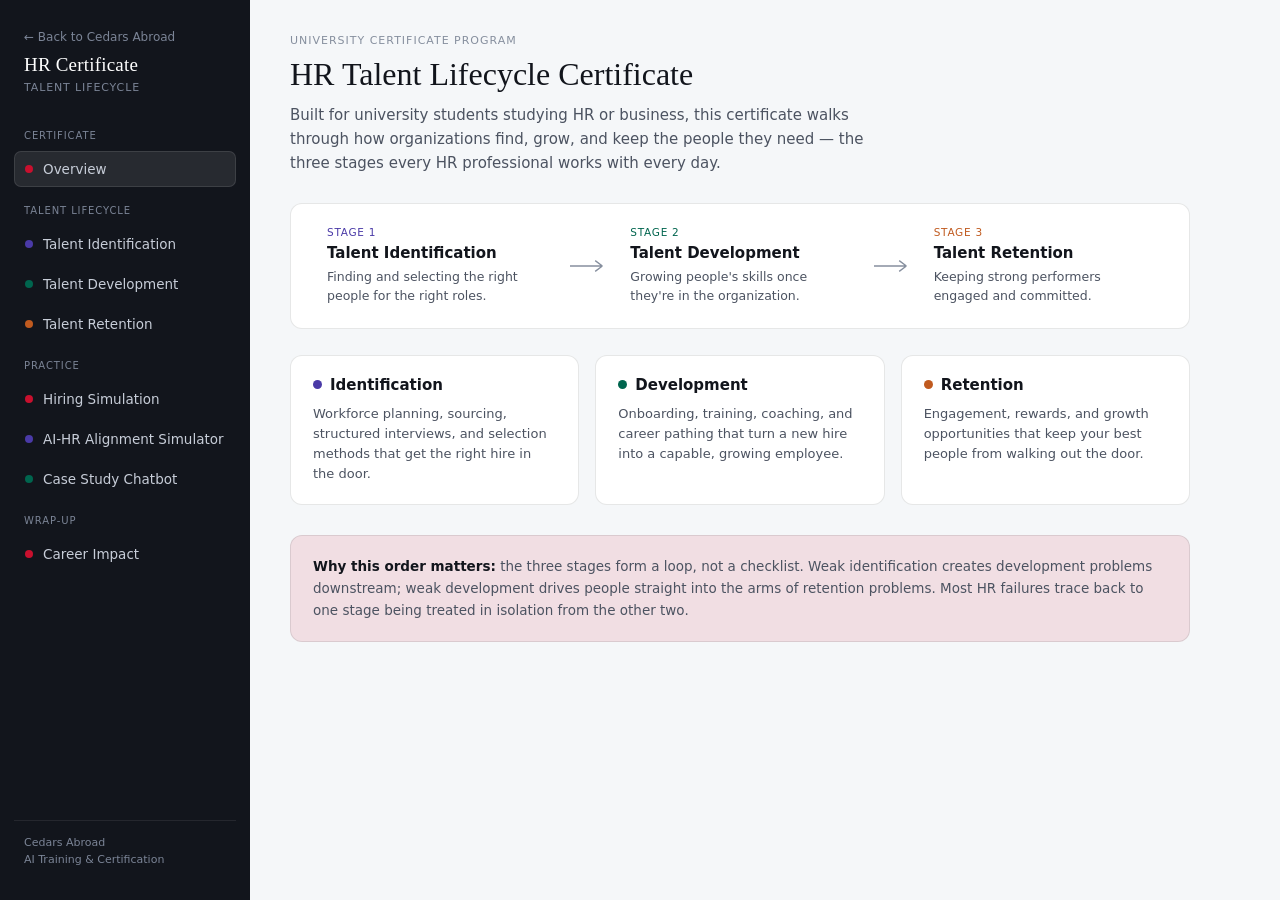
<file: hr-certificate/index.html>
<!DOCTYPE html>
<html lang="en">
<head>
<meta charset="UTF-8">
<meta name="viewport" content="width=device-width, initial-scale=1.0">
<title>HR Talent Lifecycle Certificate — Cedars Abroad</title>
<meta name="description" content="A university-focused HR certificate covering the full talent lifecycle: identification, development, and retention.">
<style>
  :root{
    color-scheme: light;
    --page:#f5f7f9;
    --surface:#ffffff;
    --surface-2:#eef1f5;
    --rail:#12151c;
    --rail-ink:#c7cdd8;
    --rail-ink-dim:#7b8496;
    --ink:#12151c;
    --ink-2:#4c5361;
    --ink-muted:#868f9e;
    --border:rgba(18,21,28,0.10);
    --grid:#e4e7ec;
    --accent:#c8102e;
    --accent-wash:rgba(200,16,46,0.10);
    --accent-ink:#a10d25;
    --green:#00654e;
    --green-wash:rgba(0,101,78,0.10);
    --p-id:#4a3aa7;
    --p-dev:#00654e;
    --p-ret:#c05a1f;
    --serif: Georgia, "Iowan Old Style", "Palatino Linotype", "Book Antiqua", serif;
    --sans: -apple-system, BlinkMacSystemFont, "Segoe UI", Roboto, system-ui, sans-serif;
  }
  @media (prefers-color-scheme: dark){
    :root{
      color-scheme: dark;
      --page:#0c0e12;
      --surface:#161920;
      --surface-2:#1d212a;
      --rail:#0a0c10;
      --rail-ink:#dfe3ea;
      --rail-ink-dim:#8891a0;
      --ink:#f1f3f6;
      --ink-2:#b7bfcc;
      --ink-muted:#7e8796;
      --border:rgba(255,255,255,0.10);
      --grid:#262b34;
      --accent:#ff5470;
      --accent-wash:rgba(255,84,112,0.14);
      --accent-ink:#ff8fa3;
      --green:#2bb491;
      --green-wash:rgba(43,180,145,0.14);
      --p-id:#9085e9;
      --p-dev:#2fd99a;
      --p-ret:#e08a4c;
    }
  }

  *{box-sizing:border-box;}
  body{margin:0;background:var(--page);color:var(--ink);font-family:var(--sans);}
  @media (prefers-reduced-motion: reduce){ *{animation-duration:0.001ms !important; transition-duration:0.001ms !important;} }

  .app{display:flex;min-height:100vh;width:100%;}

  .rail{
    width:250px;flex:none;background:var(--rail);color:var(--rail-ink);
    display:flex;flex-direction:column;padding:22px 14px;gap:4px;
    position:sticky;top:0;align-self:flex-start;height:100vh;overflow-y:auto;
  }
  .rail-brand{padding:4px 10px 18px;}
  .rail-brand .k{font-family:var(--serif);font-size:19px;line-height:1.15;color:#fff;letter-spacing:.2px;}
  .rail-brand .s{display:block;margin-top:5px;font-size:11px;color:var(--rail-ink-dim);text-transform:uppercase;letter-spacing:.08em;}
  .rail-group-label{font-size:10px;text-transform:uppercase;letter-spacing:.09em;color:var(--rail-ink-dim);padding:14px 10px 6px;}
  .rail-item{
    display:flex;align-items:center;gap:10px;padding:9px 10px;border-radius:7px;cursor:pointer;
    border:1px solid transparent;background:transparent;color:var(--rail-ink);text-align:left;font-family:var(--sans);
    font-size:13.5px;width:100%;
  }
  .rail-item:hover{background:rgba(255,255,255,0.06);}
  .rail-item.active{background:rgba(255,255,255,0.09);border-color:rgba(255,255,255,0.10);}
  .rail-dot{width:8px;height:8px;border-radius:50%;flex:none;background:var(--dot,#888);}
  .rail-item .lbl{flex:1;}
  .rail-foot{margin-top:auto;padding:10px;font-size:11px;color:var(--rail-ink-dim);line-height:1.5;border-top:1px solid rgba(255,255,255,0.08);padding-top:14px;}
  .rail-back{display:inline-flex;align-items:center;gap:6px;color:var(--rail-ink-dim);text-decoration:none;font-size:12px;margin-bottom:10px;}
  .rail-back:hover{color:#fff;}

  .stage{flex:1;min-width:0;padding:34px 40px 64px;max-width:980px;}
  .panel{display:none;animation:fade .22s ease;}
  .panel.active{display:block;}
  @keyframes fade{from{opacity:0;transform:translateY(4px);}to{opacity:1;transform:none;}}

  .eyebrow{font-size:11px;text-transform:uppercase;letter-spacing:.09em;color:var(--ink-muted);margin:0 0 8px;}
  h1.page-title{font-family:var(--serif);font-weight:400;font-size:32px;line-height:1.2;margin:0 0 10px;text-wrap:balance;}
  p.page-sub{font-size:15px;color:var(--ink-2);max-width:62ch;line-height:1.6;margin:0 0 28px;}

  .badge-pill{display:inline-flex;align-items:center;gap:6px;font-size:11.5px;padding:3px 10px 3px 8px;border-radius:100px;border:1px solid var(--border);color:var(--ink-2);background:var(--surface);}
  .badge-pill .dot{width:7px;height:7px;border-radius:50%;background:var(--dot,var(--accent));}

  /* Overview flow */
  .flow{display:flex;align-items:stretch;gap:0;background:var(--surface);border:1px solid var(--border);border-radius:12px;padding:22px;margin-bottom:26px;overflow-x:auto;}
  .flow-node{flex:1;min-width:190px;padding:0 14px;cursor:pointer;}
  .flow-node .fn-persp{font-size:10.5px;text-transform:uppercase;letter-spacing:.07em;color:var(--ink-muted);margin-bottom:6px;}
  .flow-node .fn-title{font-size:15px;font-weight:700;margin-bottom:6px;}
  .flow-node .fn-desc{font-size:12.5px;color:var(--ink-2);line-height:1.5;}
  .flow-arrow{flex:none;width:56px;display:flex;flex-direction:column;align-items:center;justify-content:center;color:var(--ink-muted);}
  .flow-arrow svg{width:36px;height:14px;}

  .ov-grid{display:grid;grid-template-columns:repeat(3,1fr);gap:16px;margin-bottom:30px;}
  .ov-card{background:var(--surface);border:1px solid var(--border);border-radius:12px;padding:20px 22px;cursor:pointer;}
  .ov-card:hover{border-color:var(--dot);}
  .ov-head{display:flex;align-items:center;gap:8px;margin-bottom:10px;}
  .ov-head .dot{width:9px;height:9px;border-radius:50%;background:var(--dot);}
  .ov-head .name{font-size:15px;font-weight:700;}
  .ov-card p{font-size:13px;color:var(--ink-2);line-height:1.55;margin:0;}

  .why-box{background:var(--accent-wash);border:1px solid var(--border);border-radius:12px;padding:20px 22px;font-size:13.5px;color:var(--ink-2);line-height:1.6;}
  .why-box b{color:var(--ink);}

  /* Stage panels */
  .stage-section{margin-bottom:28px;}
  .stage-section h2{font-size:16px;margin:0 0 12px;color:var(--ink);}
  .stage-section p{font-size:14.5px;color:var(--ink-2);line-height:1.65;margin:0 0 12px;max-width:66ch;}
  .stage-list{list-style:none;margin:0;padding:0;display:grid;gap:10px;}
  .stage-list li{display:flex;gap:10px;align-items:flex-start;background:var(--surface);border:1px solid var(--border);border-radius:10px;padding:12px 14px;font-size:13.5px;color:var(--ink-2);line-height:1.5;}
  .stage-list li b{color:var(--ink);display:block;font-size:13.5px;margin-bottom:2px;}
  .stage-list li .num{flex:none;width:24px;height:24px;border-radius:50%;background:var(--surface-2);color:var(--ink-muted);font-size:11px;font-weight:700;display:flex;align-items:center;justify-content:center;}

  .ai-callout{display:flex;gap:14px;align-items:flex-start;background:var(--green-wash);border:1px solid var(--border);border-radius:12px;padding:18px 20px;margin-top:8px;}
  .ai-callout .ai-icon{flex:none;width:38px;height:38px;border-radius:10px;background:var(--green);color:#fff;display:flex;align-items:center;justify-content:center;font-size:16px;}
  .ai-callout .ai-body b{display:block;font-size:13px;color:var(--ink);margin-bottom:3px;}
  .ai-callout .ai-body p{margin:0;font-size:13px;color:var(--ink-2);line-height:1.55;}

  .stage-nav{display:flex;justify-content:space-between;margin-top:34px;border-top:1px solid var(--border);padding-top:20px;}
  .stage-nav a{display:flex;flex-direction:column;gap:2px;text-decoration:none;color:var(--ink-2);font-size:13px;cursor:pointer;}
  .stage-nav a .lbl{font-size:10.5px;text-transform:uppercase;letter-spacing:.07em;color:var(--ink-muted);}
  .stage-nav a .val{font-weight:700;color:var(--ink);}
  .stage-nav a:hover .val{color:var(--accent);}
  .stage-nav a.next{text-align:right;align-items:flex-end;}

  /* Career panel */
  .cert-card{background:var(--surface);border:1px solid var(--border);border-radius:14px;padding:28px 30px;display:flex;gap:22px;align-items:center;margin-top:10px;}
  .cert-badge{flex:none;width:64px;height:64px;border-radius:50%;background:linear-gradient(135deg,var(--accent),var(--green));display:flex;align-items:center;justify-content:center;font-size:26px;color:#fff;}
  .cert-card h3{margin:0 0 6px;font-size:16px;}
  .cert-card p{margin:0;font-size:13.5px;color:var(--ink-2);line-height:1.55;}

  /* Simulation */
  .sim-toprow{display:flex;align-items:center;gap:16px;margin-bottom:24px;}
  .sim-toprow .sim-progress,.sim-toprow .sim-meters{flex:1;margin-bottom:0;}
  .sim-timer-badge{flex:none;display:flex;align-items:center;gap:8px;background:var(--surface);border:1px solid var(--border);border-radius:999px;padding:6px 14px;font-variant-numeric:tabular-nums;font-size:13px;font-weight:700;color:var(--ink);}
  .sim-timer-badge .tb-label{font-size:10px;text-transform:uppercase;letter-spacing:.06em;color:var(--ink-muted);font-weight:700;}

  .align-grade-badge{display:flex;align-items:center;gap:10px;margin-bottom:18px;font-size:12.5px;color:var(--ink-muted);}
  .align-grade-badge .grade-pill{font-family:var(--serif);font-size:15px;font-weight:700;padding:2px 12px;border-radius:999px;background:var(--surface-2);color:var(--ink);}

  .sim-progress{display:flex;gap:5px;}
  .sim-progress .sp-dot{flex:1;height:4px;border-radius:999px;background:var(--surface-2);}
  .sim-progress .sp-dot.done{background:var(--green);}
  .sim-progress .sp-dot.current{background:var(--accent);}

  .sim-stage{background:var(--surface);border:1px solid var(--border);border-radius:14px;padding:30px 32px;}
  .sim-kicker{font-size:11px;text-transform:uppercase;letter-spacing:.08em;color:var(--accent-ink);font-weight:700;margin:0 0 8px;}
  .sim-title{font-size:19px;font-weight:700;margin:0 0 10px;}
  .sim-context{background:var(--surface-2);border-radius:10px;padding:14px 16px;font-size:13.5px;color:var(--ink-2);line-height:1.6;margin-bottom:18px;}
  .sim-prompt{font-size:14.5px;color:var(--ink);font-weight:600;margin:0 0 16px;}

  .sim-options{display:grid;gap:10px;margin-bottom:6px;}
  .sim-option{
    display:block;width:100%;text-align:left;background:var(--surface);border:1.5px solid var(--border);
    border-radius:10px;padding:14px 16px;font-family:var(--sans);font-size:13.5px;color:var(--ink);
    cursor:pointer;line-height:1.5;transition:border-color .15s ease,background .15s ease;
  }
  .sim-option:hover:not(:disabled){border-color:var(--accent);}
  .sim-option:disabled{cursor:default;}
  .sim-option.correct{border-color:var(--green);background:var(--green-wash);}
  .sim-option.incorrect{border-color:var(--accent);background:var(--accent-wash);}
  .sim-option .opt-mark{float:right;font-weight:700;}
  .sim-option.correct .opt-mark{color:var(--green);}
  .sim-option.incorrect .opt-mark{color:var(--accent);}

  .sim-feedback{margin-top:16px;padding:14px 16px;border-radius:10px;font-size:13.5px;line-height:1.6;}
  .sim-feedback.good{background:var(--green-wash);color:var(--ink-2);}
  .sim-feedback.bad{background:var(--accent-wash);color:var(--ink-2);}
  .sim-feedback b{color:var(--ink);}

  .sim-continue{margin-top:20px;display:flex;justify-content:flex-end;}
  .sim-btn{background:var(--accent);color:#fff;border:none;border-radius:8px;padding:10px 22px;font-family:var(--sans);font-size:13.5px;font-weight:700;cursor:pointer;}
  .sim-btn:hover{opacity:.92;}
  .sim-btn.ghost{background:transparent;color:var(--ink-2);border:1.5px solid var(--border);}

  .sim-score{text-align:center;padding:10px 0 6px;}
  .sim-score .score-num{font-family:var(--serif);font-size:52px;color:var(--accent);line-height:1;}
  .sim-score .score-out{font-size:15px;color:var(--ink-muted);margin-top:4px;}
  .sim-score .score-msg{font-size:14.5px;color:var(--ink-2);line-height:1.6;max-width:52ch;margin:16px auto 0;}
  .sim-recap{list-style:none;margin:22px 0 0;padding:0;display:grid;gap:8px;text-align:left;}
  .sim-recap li{display:flex;gap:10px;align-items:flex-start;font-size:13px;color:var(--ink-2);background:var(--surface-2);border-radius:8px;padding:10px 12px;}
  .sim-recap li .tag{flex:none;font-weight:700;font-size:11px;padding:2px 8px;border-radius:999px;}
  .sim-recap li.ok .tag{background:var(--green-wash);color:var(--green);}
  .sim-recap li.no .tag{background:var(--accent-wash);color:var(--accent);}

  /* Alignment simulator meters */
  .sim-meters{display:grid;grid-template-columns:1fr 1fr;gap:16px;margin-bottom:24px;}
  .meter-card{background:var(--surface);border:1px solid var(--border);border-radius:12px;padding:14px 16px;}
  .meter-head{display:flex;justify-content:space-between;font-size:12px;color:var(--ink-muted);margin-bottom:8px;}
  .meter-head b{color:var(--ink);font-size:12.5px;}
  .meter-head span.val{font-variant-numeric:tabular-nums;font-weight:700;color:var(--ink);}
  .meter-track{height:7px;border-radius:999px;background:var(--surface-2);overflow:hidden;}
  .meter-fill{height:100%;border-radius:999px;transition:width .5s ease;}
  .meter-fill.trust{background:linear-gradient(90deg,var(--p-id),var(--accent));}
  .meter-fill.efficiency{background:linear-gradient(90deg,var(--p-dev),var(--p-ret));}

  .sim-ending{text-align:center;padding:8px 0 6px;}
  .sim-ending .score-num{font-family:var(--serif);font-size:52px;color:var(--accent);line-height:1;}
  .sim-ending .score-out{font-size:13px;color:var(--ink-muted);margin:4px 0 16px;font-variant-numeric:tabular-nums;}
  .sim-ending .ending-tag{display:inline-block;font-size:11px;text-transform:uppercase;letter-spacing:.08em;font-weight:700;padding:4px 12px;border-radius:999px;margin-bottom:14px;}
  .sim-ending .ending-title{font-family:var(--serif);font-size:26px;margin:0 0 14px;}
  .sim-ending .ending-msg{font-size:14.5px;color:var(--ink-2);line-height:1.65;max-width:56ch;margin:0 auto;text-align:left;}
  .sim-ending .ending-msg + .ending-msg{margin-top:12px;}

  /* Case study chatbot */
  .chat-layout{display:grid;grid-template-columns:230px 1fr;gap:20px;align-items:start;}

  .chat-sidebar{display:flex;flex-direction:column;gap:14px;position:sticky;top:20px;}
  .chat-side-card{background:var(--surface);border:1px solid var(--border);border-radius:12px;padding:16px;}
  .chat-side-label{font-size:10.5px;text-transform:uppercase;letter-spacing:.08em;color:var(--ink-muted);margin-bottom:10px;font-weight:700;}

  .chat-progress{list-style:none;margin:0;padding:0;display:flex;flex-direction:column;gap:10px;}
  .chat-progress li{display:flex;align-items:center;gap:9px;font-size:12.5px;color:var(--ink-muted);}
  .chat-progress li .step-dot{flex:none;width:18px;height:18px;border-radius:50%;border:1.5px solid var(--border);display:flex;align-items:center;justify-content:center;font-size:10px;color:transparent;}
  .chat-progress li.done{color:var(--ink-2);}
  .chat-progress li.done .step-dot{background:var(--green);border-color:var(--green);color:#fff;}
  .chat-progress li.active{color:var(--ink);font-weight:700;}
  .chat-progress li.active .step-dot{border-color:var(--accent);box-shadow:0 0 0 3px var(--accent-wash);}

  .chat-rating-num{font-family:var(--serif);font-size:30px;color:var(--accent);line-height:1;margin-bottom:10px;}
  .chat-rating-detail{font-size:11.5px;color:var(--ink-muted);margin-top:8px;line-height:1.5;}

  .chat-timer{font-family:var(--serif);font-size:26px;color:var(--ink);font-variant-numeric:tabular-nums;}

  .chat-main{display:flex;flex-direction:column;background:var(--surface);border:1px solid var(--border);border-radius:14px;overflow:hidden;min-height:520px;}
  .chat-window{flex:1;padding:22px;overflow-y:auto;max-height:560px;display:flex;flex-direction:column;gap:14px;}

  .chat-bubble{max-width:78%;padding:12px 15px;border-radius:14px;font-size:13.5px;line-height:1.6;}
  .chat-bubble.bot{align-self:flex-start;background:var(--surface-2);color:var(--ink);border-bottom-left-radius:4px;}
  .chat-bubble.bot.model-answer{border:1px dashed var(--border);background:var(--green-wash);}
  .chat-bubble.user{align-self:flex-end;background:var(--accent);color:#fff;border-bottom-right-radius:4px;}
  .chat-bubble .bubble-tag{display:block;font-size:10px;text-transform:uppercase;letter-spacing:.06em;opacity:.7;margin-bottom:4px;}

  .chat-typing{align-self:flex-start;display:flex;gap:4px;padding:12px 15px;}
  .chat-typing span{width:6px;height:6px;border-radius:50%;background:var(--ink-muted);opacity:.5;animation:typingBounce 1s infinite;}
  .chat-typing span:nth-child(2){animation-delay:.15s;}
  .chat-typing span:nth-child(3){animation-delay:.3s;}
  @keyframes typingBounce{0%,60%,100%{transform:translateY(0);opacity:.4;}30%{transform:translateY(-4px);opacity:1;}}

  .chat-input-area{border-top:1px solid var(--border);padding:16px 22px;background:var(--surface);}
  .chat-mcq-options{display:grid;gap:8px;}
  .chat-mcq-btn{text-align:left;background:var(--surface);border:1.5px solid var(--border);border-radius:10px;padding:11px 14px;font-family:var(--sans);font-size:13px;color:var(--ink);cursor:pointer;}
  .chat-mcq-btn:hover:not(:disabled){border-color:var(--accent);}
  .chat-mcq-btn:disabled{cursor:default;}
  .chat-mcq-btn.correct{border-color:var(--green);background:var(--green-wash);}
  .chat-mcq-btn.incorrect{border-color:var(--accent);background:var(--accent-wash);}

  .chat-open-row{display:flex;gap:10px;align-items:flex-end;}
  .chat-open-row textarea{flex:1;resize:none;border:1.5px solid var(--border);border-radius:10px;padding:10px 12px;font-family:var(--sans);font-size:13px;color:var(--ink);background:var(--surface);min-height:44px;max-height:120px;}
  .chat-open-row textarea:focus{outline:none;border-color:var(--accent);}
  .chat-open-row button{flex:none;}

  .chat-continue-row{display:flex;justify-content:flex-end;}

  .chat-hint{font-size:11.5px;color:var(--ink-muted);margin-bottom:8px;}

  @media (max-width: 900px){
    .chat-layout{grid-template-columns:1fr;}
    .chat-sidebar{position:relative;top:0;flex-direction:row;flex-wrap:wrap;}
    .chat-side-card{flex:1;min-width:150px;}
  }

  ::selection{background:var(--accent-wash);}

  @media (max-width: 900px){
    .app{flex-direction:column;}
    .rail{width:100%;height:auto;position:relative;flex-direction:row;flex-wrap:wrap;padding:14px;align-items:center;}
    .rail-brand{padding:0 10px 0 0;}
    .rail-group-label{display:none;}
    .rail-item{width:auto;}
    .rail-foot{display:none;}
    .stage{padding:24px 18px 48px;}
    .ov-grid{grid-template-columns:1fr;}
    .flow{flex-direction:column;}
    .flow-arrow{width:100%;height:30px;flex-direction:row;}
    .flow-arrow svg{transform:rotate(90deg);}
    .cert-card{flex-direction:column;text-align:center;}
  }
</style>
</head>
<body>

<div class="app">
  <nav class="rail" id="rail">
    <div class="rail-brand">
      <a href="/#certificate" class="rail-back">&larr; Back to Cedars Abroad</a>
      <div class="k">HR Certificate</div>
      <span class="s">Talent Lifecycle</span>
    </div>
    <div class="rail-group-label">Certificate</div>
    <button class="rail-item active" data-tab="overview"><span class="rail-dot" style="--dot:var(--accent)"></span><span class="lbl">Overview</span></button>
    <div class="rail-group-label">Talent Lifecycle</div>
    <button class="rail-item" data-tab="identification"><span class="rail-dot" style="--dot:var(--p-id)"></span><span class="lbl">Talent Identification</span></button>
    <button class="rail-item" data-tab="development"><span class="rail-dot" style="--dot:var(--p-dev)"></span><span class="lbl">Talent Development</span></button>
    <button class="rail-item" data-tab="retention"><span class="rail-dot" style="--dot:var(--p-ret)"></span><span class="lbl">Talent Retention</span></button>
    <div class="rail-group-label">Practice</div>
    <button class="rail-item" data-tab="simulation"><span class="rail-dot" style="--dot:var(--accent)"></span><span class="lbl">Hiring Simulation</span></button>
    <button class="rail-item" data-tab="alignsim"><span class="rail-dot" style="--dot:var(--p-id)"></span><span class="lbl">AI-HR Alignment Simulator</span></button>
    <button class="rail-item" data-tab="casechat"><span class="rail-dot" style="--dot:var(--p-dev)"></span><span class="lbl">Case Study Chatbot</span></button>
    <div class="rail-group-label">Wrap-Up</div>
    <button class="rail-item" data-tab="career"><span class="rail-dot" style="--dot:var(--accent)"></span><span class="lbl">Career Impact</span></button>
    <div class="rail-foot">Cedars Abroad<br>AI Training &amp; Certification</div>
  </nav>

  <main class="stage">

    <section id="panel-overview" class="panel active">
      <p class="eyebrow">University Certificate Program</p>
      <h1 class="page-title">HR Talent Lifecycle Certificate</h1>
      <p class="page-sub">Built for university students studying HR or business, this certificate walks through how organizations find, grow, and keep the people they need — the three stages every HR professional works with every day.</p>

      <div class="flow" id="overviewFlow">
        <div class="flow-node" data-goto="identification">
          <div class="fn-persp" style="color:var(--p-id)">Stage 1</div>
          <div class="fn-title">Talent Identification</div>
          <div class="fn-desc">Finding and selecting the right people for the right roles.</div>
        </div>
        <div class="flow-arrow"><svg viewBox="0 0 40 14" fill="none"><path d="M0 7H36M36 7L28 1M36 7L28 13" stroke="currentColor" stroke-width="1.5"/></svg></div>
        <div class="flow-node" data-goto="development">
          <div class="fn-persp" style="color:var(--p-dev)">Stage 2</div>
          <div class="fn-title">Talent Development</div>
          <div class="fn-desc">Growing people's skills once they're in the organization.</div>
        </div>
        <div class="flow-arrow"><svg viewBox="0 0 40 14" fill="none"><path d="M0 7H36M36 7L28 1M36 7L28 13" stroke="currentColor" stroke-width="1.5"/></svg></div>
        <div class="flow-node" data-goto="retention">
          <div class="fn-persp" style="color:var(--p-ret)">Stage 3</div>
          <div class="fn-title">Talent Retention</div>
          <div class="fn-desc">Keeping strong performers engaged and committed.</div>
        </div>
      </div>

      <div class="ov-grid">
        <div class="ov-card" data-goto="identification">
          <div class="ov-head"><span class="dot" style="--dot:var(--p-id)"></span><span class="name">Identification</span></div>
          <p>Workforce planning, sourcing, structured interviews, and selection methods that get the right hire in the door.</p>
        </div>
        <div class="ov-card" data-goto="development">
          <div class="ov-head"><span class="dot" style="--dot:var(--p-dev)"></span><span class="name">Development</span></div>
          <p>Onboarding, training, coaching, and career pathing that turn a new hire into a capable, growing employee.</p>
        </div>
        <div class="ov-card" data-goto="retention">
          <div class="ov-head"><span class="dot" style="--dot:var(--p-ret)"></span><span class="name">Retention</span></div>
          <p>Engagement, rewards, and growth opportunities that keep your best people from walking out the door.</p>
        </div>
      </div>

      <div class="why-box"><b>Why this order matters:</b> the three stages form a loop, not a checklist. Weak identification creates development problems downstream; weak development drives people straight into the arms of retention problems. Most HR failures trace back to one stage being treated in isolation from the other two.</div>
    </section>

    <section id="panel-identification" class="panel">
      <p class="eyebrow">Stage 1 of 3</p>
      <h1 class="page-title">Talent Identification</h1>
      <p class="page-sub">Talent identification is the work of figuring out what roles the organization actually needs filled, and finding the people who can fill them well — before a single interview happens.</p>

      <div class="stage-section">
        <h2>What it covers</h2>
        <p>It starts before recruitment: workforce planning asks what skills the business will need in six months or two years, not just today. From there, job analysis defines what a role actually requires, sourcing brings in candidates through the right channels, and selection narrows the pool down to the best fit — for the role and for the organization's culture.</p>
      </div>

      <div class="stage-section">
        <h2>Key activities</h2>
        <ul class="stage-list">
          <li><span class="num">1</span><div><b>Workforce &amp; succession planning</b>Forecasting what roles and skills the organization will need ahead of time, rather than reacting to vacancies.</div></li>
          <li><span class="num">2</span><div><b>Job analysis &amp; role design</b>Defining the responsibilities, required skills, and success criteria for a position before posting it.</div></li>
          <li><span class="num">3</span><div><b>Sourcing &amp; employer branding</b>Building a pipeline of candidates through job boards, referrals, universities, and a reputation worth applying to.</div></li>
          <li><span class="num">4</span><div><b>Structured selection</b>Using consistent interview structures, work samples, or assessments so decisions are fair and comparable across candidates.</div></li>
        </ul>
      </div>

      <div class="ai-callout">
        <div class="ai-icon">🤖</div>
        <div class="ai-body">
          <b>Where AI fits in</b>
          <p>AI-assisted screening tools can shortlist resumes against role requirements, flag skills gaps, and reduce time-to-hire — but they need human oversight to avoid amplifying bias baked into historical hiring data. Understanding both the capability and the risk is now a core HR skill.</p>
        </div>
      </div>

      <div class="stage-nav">
        <a data-goto="overview"><span class="lbl">Back</span><span class="val">Overview</span></a>
        <a class="next" data-goto="development"><span class="lbl">Next</span><span class="val">Talent Development →</span></a>
      </div>
    </section>

    <section id="panel-development" class="panel">
      <p class="eyebrow">Stage 2 of 3</p>
      <h1 class="page-title">Talent Development</h1>
      <p class="page-sub">Development is what happens after the hire: turning potential into performance through structured onboarding, training, and growth opportunities.</p>

      <div class="stage-section">
        <h2>What it covers</h2>
        <p>A great hire who never grows becomes a flight risk or a plateaued performer. Development covers everything from a new employee's first week to a senior employee's path toward leadership — onboarding, skills training, mentoring, feedback, and career pathing that gives people a reason to keep investing in the organization.</p>
      </div>

      <div class="stage-section">
        <h2>Key activities</h2>
        <ul class="stage-list">
          <li><span class="num">1</span><div><b>Onboarding</b>Structured first weeks that get a new hire productive faster and reduce early attrition.</div></li>
          <li><span class="num">2</span><div><b>Training &amp; upskilling</b>Formal programs — technical, managerial, or soft-skills — that close specific capability gaps.</div></li>
          <li><span class="num">3</span><div><b>Coaching &amp; mentoring</b>Ongoing, individualized guidance that formal training alone can't provide.</div></li>
          <li><span class="num">4</span><div><b>Performance management &amp; career pathing</b>Regular feedback cycles and visible next steps, so growth feels achievable rather than accidental.</div></li>
        </ul>
      </div>

      <div class="ai-callout">
        <div class="ai-icon">🤖</div>
        <div class="ai-body">
          <b>Where AI fits in</b>
          <p>Adaptive learning platforms can personalize training content to an individual's skill gaps and pace, and people-analytics dashboards can flag employees whose growth has stalled long before a performance review would catch it.</p>
        </div>
      </div>

      <div class="stage-nav">
        <a data-goto="identification"><span class="lbl">Back</span><span class="val">← Talent Identification</span></a>
        <a class="next" data-goto="retention"><span class="lbl">Next</span><span class="val">Talent Retention →</span></a>
      </div>
    </section>

    <section id="panel-retention" class="panel">
      <p class="eyebrow">Stage 3 of 3</p>
      <h1 class="page-title">Talent Retention</h1>
      <p class="page-sub">Retention is the discipline of keeping the people you've identified and developed — because losing them means losing that investment, and starting the cycle over.</p>

      <div class="stage-section">
        <h2>What it covers</h2>
        <p>Retention isn't just about pay, though compensation matters. It's about whether people feel recognized, whether they can see a future at the organization, and whether their day-to-day work is sustainable. Strong retention strategies combine total rewards, engagement measurement, and honest conversations about why people actually leave.</p>
      </div>

      <div class="stage-section">
        <h2>Key activities</h2>
        <ul class="stage-list">
          <li><span class="num">1</span><div><b>Total rewards strategy</b>Compensation, benefits, and recognition designed to stay competitive with the market.</div></li>
          <li><span class="num">2</span><div><b>Engagement measurement</b>Pulse surveys and regular check-ins that surface dissatisfaction before it turns into a resignation.</div></li>
          <li><span class="num">3</span><div><b>Stay interviews</b>Proactive conversations with current employees about what would make them leave — asked before they're already looking.</div></li>
          <li><span class="num">4</span><div><b>Growth &amp; succession opportunities</b>Visible internal mobility so ambitious employees look inward for their next role, not elsewhere.</div></li>
        </ul>
      </div>

      <div class="ai-callout">
        <div class="ai-icon">🤖</div>
        <div class="ai-body">
          <b>Where AI fits in</b>
          <p>Predictive attrition models can flag flight-risk employees using engagement, tenure, and workload signals — giving managers a window to act before a resignation letter, not after.</p>
        </div>
      </div>

      <div class="stage-nav">
        <a data-goto="development"><span class="lbl">Back</span><span class="val">← Talent Development</span></a>
        <a class="next" data-goto="simulation"><span class="lbl">Next</span><span class="val">Try the Simulation →</span></a>
      </div>
    </section>

    <section id="panel-simulation" class="panel">
      <p class="eyebrow">Practice · 15 Questions · ~20 Minutes</p>
      <h1 class="page-title">Hiring Simulation</h1>
      <p class="page-sub">You're the HR coordinator hiring a Customer Success Associate. Make the calls — from sourcing through the 90-day review — and see how you're graded.</p>

      <div class="sim-toprow">
        <div class="sim-progress" id="simProgress"></div>
        <div class="sim-timer-badge"><span class="tb-label">Time</span><span id="simTimer">00:00</span></div>
      </div>
      <div class="sim-stage" id="simStage"></div>

      <div class="stage-nav">
        <a data-goto="retention"><span class="lbl">Back</span><span class="val">← Talent Retention</span></a>
        <a class="next" data-goto="alignsim"><span class="lbl">Next</span><span class="val">AI-HR Alignment Simulator →</span></a>
      </div>
    </section>

    <section id="panel-alignsim" class="panel">
      <p class="eyebrow">Practice · 15 Decisions · ~20 Minutes</p>
      <h1 class="page-title">AI-HR Alignment Simulator</h1>
      <p class="page-sub">You're the Head of HR at a 400-person company, and leadership wants AI in HR now. Follow the program from first pilot to year-end retrospective — there's no single right answer, every choice trades off trust against speed, and you'll get a final Leadership Grade at the end.</p>

      <div class="sim-toprow">
        <div class="sim-meters" id="simMeters"></div>
        <div class="sim-timer-badge"><span class="tb-label">Time</span><span id="alignTimer">00:00</span></div>
      </div>
      <div class="align-grade-badge" id="alignGradeBadge"></div>
      <div class="sim-stage" id="alignStage"></div>

      <div class="stage-nav">
        <a data-goto="simulation"><span class="lbl">Back</span><span class="val">← Hiring Simulation</span></a>
        <a class="next" data-goto="casechat"><span class="lbl">Next</span><span class="val">Case Study Chatbot →</span></a>
      </div>
    </section>

    <section id="panel-casechat" class="panel">
      <p class="eyebrow">Practice · Full Class Period</p>
      <h1 class="page-title">HR Case Study Chatbot</h1>
      <p class="page-sub">Work through a full HR case with an in-chat coach across six chapters — 5 multiple-choice and 5 short-answer questions in all, with model answers and discussion points after each one. Track your rating and progress on the left.</p>

      <div class="chat-layout">
        <aside class="chat-sidebar">
          <div class="chat-side-card">
            <div class="chat-side-label">Case Progress</div>
            <ul class="chat-progress" id="chatProgress"></ul>
          </div>
          <div class="chat-side-card">
            <div class="chat-side-label">Case Rating</div>
            <div class="chat-rating-num" id="chatRatingNum">—</div>
            <div class="meter-track"><div class="meter-fill trust" id="chatRatingBar" style="width:0%"></div></div>
            <div class="chat-rating-detail" id="chatRatingDetail">Answer questions to build your rating.</div>
          </div>
          <div class="chat-side-card">
            <div class="chat-side-label">Time in Case</div>
            <div class="chat-timer" id="chatTimer">00:00</div>
            <div class="chat-rating-detail">10 questions · 6 chapters</div>
          </div>
        </aside>

        <div class="chat-main">
          <div class="chat-window" id="chatWindow"></div>
          <div class="chat-input-area" id="chatInputArea"></div>
        </div>
      </div>

      <div class="stage-nav">
        <a data-goto="alignsim"><span class="lbl">Back</span><span class="val">← AI-HR Alignment Simulator</span></a>
        <a class="next" data-goto="career"><span class="lbl">Next</span><span class="val">Career Impact →</span></a>
      </div>
    </section>

    <section id="panel-career" class="panel">
      <p class="eyebrow">Wrap-Up</p>
      <h1 class="page-title">Why this matters for your career</h1>
      <p class="page-sub">Whichever direction you take in business — HR, management, entrepreneurship, or consulting — understanding the talent lifecycle changes how you see every organization you join.</p>

      <div class="stage-section">
        <h2>What you should take away</h2>
        <p>The three stages of identification, development, and retention aren't just HR department concerns — they're a lens for understanding why organizations succeed or struggle. A team that can't identify the right people, a manager who never develops their reports, or a company that bleeds talent through poor retention will underperform no matter how good its strategy looks on paper.</p>
      </div>

      <div class="stage-section">
        <h2>Where this leads</h2>
        <ul class="stage-list">
          <li><span class="num">•</span><div><b>HR &amp; People Operations roles</b>The direct path — recruiting, L&amp;D, HR business partner, or people analytics.</div></li>
          <li><span class="num">•</span><div><b>Management &amp; leadership</b>Every manager is doing talent identification, development, and retention informally, whether they realize it or not.</div></li>
          <li><span class="num">•</span><div><b>Consulting &amp; entrepreneurship</b>Understanding talent dynamics is core to diagnosing why a business is or isn't working.</div></li>
        </ul>
      </div>

      <div class="cert-card">
        <div class="cert-badge">🎓</div>
        <div>
          <h3>HR Talent Lifecycle Certificate</h3>
          <p>Complete all three stages to round out your understanding of the talent lifecycle — from identification, through development, to retention. A practical foundation for any student heading into HR or people-facing management roles.</p>
        </div>
      </div>
    </section>

  </main>
</div>

<script>
(function(){
  "use strict";
  var tabs = document.querySelectorAll(".rail-item");
  var panels = document.querySelectorAll(".panel");

  function selectTab(name){
    tabs.forEach(function(t){ t.classList.toggle("active", t.dataset.tab === name); });
    panels.forEach(function(p){ p.classList.toggle("active", p.id === "panel-" + name); });
    window.scrollTo({top:0, behavior:"instant"});
  }

  tabs.forEach(function(t){
    t.addEventListener("click", function(){ selectTab(t.dataset.tab); });
  });

  document.querySelectorAll("[data-goto]").forEach(function(el){
    el.addEventListener("click", function(){ selectTab(el.dataset.goto); });
  });
})();

(function(){
  "use strict";

  var STEPS = [
    {
      kicker: "Step 1 of 15 · Talent Identification",
      title: "Write the job description",
      context: "You're hiring a Customer Success Associate for a growing SaaS company. Before anything else, you need a job description candidates will actually apply to.",
      prompt: "Which job description gives you the best shot at attracting the right candidates?",
      options: [
        { label: "“Rockstar wanted! We need a ninja who can wear a million hats and crush it 24/7.”", correct: false,
          feedback: "Buzzword-heavy, vague postings attract fewer qualified applicants — candidates can't tell what the job actually involves, so the strongest ones self-select out." },
        { label: "Clear title, 4-5 concrete responsibilities, required vs. “nice to have” skills, and a stated salary range.", correct: true,
          feedback: "Specificity does the filtering for you. Candidates can self-assess fit before applying, which means a smaller, stronger, more relevant pool." },
        { label: "“5+ years required” for an entry-level role paying entry-level wages.", correct: false,
          feedback: "Mismatched requirements filter out good candidates and signal that the role wasn't thought through — a classic case of role design done after the fact, not before." }
      ]
    },
    {
      kicker: "Step 2 of 15 · Talent Identification",
      title: "Choose your sourcing channels",
      context: "You need candidates in the pipeline fast, but you also want quality applicants who actually match the role.",
      prompt: "Where do you focus your sourcing effort first?",
      options: [
        { label: "Post on one large general job board and wait for applications to come in.", correct: false,
          feedback: "Passive posting on a single generic board casts a wide net but usually pulls in a lot of unqualified volume — you'll spend more time filtering than sourcing." },
        { label: "Combine a targeted job board, an employee referral push, and outreach to a few passive candidates who fit the profile.", correct: true,
          feedback: "Layering channels like this usually produces both volume and quality — referrals tend to convert best, and targeted outreach reaches people who aren't actively job-hunting but might be a great fit." },
        { label: "Only recruit through one person's personal LinkedIn connections to save on job board costs.", correct: false,
          feedback: "This limits your pool to whoever happens to be in one person's network — cheap, but it caps both the volume and the diversity of candidates you'll see." }
      ]
    },
    {
      kicker: "Step 3 of 15 · Talent Identification",
      title: "Screen the candidates",
      context: "Three people applied. The job needs someone comfortable troubleshooting technical issues, calm under pressure, and able to communicate clearly with frustrated customers.",
      prompt: "Based on the job requirements, who do you shortlist for an interview?",
      options: [
        { label: "Candidate A — 2 years in technical support, known for staying calm with upset customers, no direct SaaS experience.", correct: true,
          feedback: "This is what structured screening looks like: matching the candidate's demonstrated strengths directly against the role's actual requirements, not just years of experience." },
        { label: "Candidate B — 10 years as a sales director, no support or troubleshooting background, applied because they “need a change.”", correct: false,
          feedback: "Impressive resume, wrong fit. Screening on seniority alone instead of role-relevant skills is a common and costly mistake." },
        { label: "Candidate C — recent graduate with strong grades, no customer-facing or technical experience mentioned.", correct: false,
          feedback: "Potential isn't nothing, but with two other candidates who already show the core skills the role needs, this isn't the strongest shortlist pick." }
      ]
    },
    {
      kicker: "Step 4 of 15 · Selection",
      title: "Structure the phone screen",
      context: "You've shortlisted Candidate A. Before the full interview, you get 15 minutes on the phone.",
      prompt: "What's the primary goal of this call?",
      options: [
        { label: "Dive deep into technical troubleshooting scenarios to fully test their skills.", correct: false,
          feedback: "That's what the full interview is for. A phone screen this deep usually just eats time without covering the basics that could disqualify or confirm interest quickly." },
        { label: "Confirm basic fit — availability, salary expectations, interest in the role — plus a couple of quick qualifying questions.", correct: true,
          feedback: "Right scope. A phone screen exists to catch mismatches early, on salary, timeline, or interest, before investing a full interview slot." },
        { label: "Skip it and go straight to the full interview to save time.", correct: false,
          feedback: "Skipping the screen means you might discover a dealbreaker — like salary expectations way outside your range — only after everyone's already invested a full interview." }
      ]
    },
    {
      kicker: "Step 5 of 15 · Selection",
      title: "Build the interview panel",
      context: "You're scheduling the full interview loop.",
      prompt: "Who should be on the panel?",
      options: [
        { label: "Just you — one interviewer keeps things simple and fast.", correct: false,
          feedback: "A single interviewer means a single perspective, and a single source of bias. Most strong hiring processes use more than one interviewer to cross-check impressions." },
        { label: "You, the hiring manager, and one peer from the team the candidate would join — each covering a different angle.", correct: true,
          feedback: "Solid structure: different interviewers can probe different things — culture fit, technical judgment, day-to-day collaboration — without duplicating each other's questions." },
        { label: "As many people from the company as will fit on the calendar, to get maximum input.", correct: false,
          feedback: "Too many interviewers usually produces redundant questions, interview fatigue for the candidate, and diffused accountability for the final decision." }
      ]
    },
    {
      kicker: "Step 6 of 15 · Selection",
      title: "Choose your interview question",
      context: "Candidate A is in the interview. You have one question to really test how they handle the hardest part of this job.",
      prompt: "Which question should you ask?",
      options: [
        { label: "“Do you have kids, or are you planning to?”", correct: false,
          feedback: "This isn't just a bad question — asking about family or pregnancy plans is illegal in most hiring contexts and has nothing to do with job performance." },
        { label: "“What's your favorite movie?”", correct: false,
          feedback: "Harmless, but it tells you nothing about whether this person can do the job. Every interview question should be earning its place." },
        { label: "“Tell me about a time you handled an angry customer. What did you actually do, and how did it end?”", correct: true,
          feedback: "This is a structured behavioral question — it asks for a real example, not a hypothetical, which makes it a much stronger predictor of how they'll actually perform on the job." }
      ]
    },
    {
      kicker: "Step 7 of 15 · Selection",
      title: "Handle an awkward moment",
      context: "Mid-interview, a colleague sitting in on the panel asks the candidate, “So, are you married? Any kids?”",
      prompt: "What do you do?",
      options: [
        { label: "Let it go — it's just small talk, not a big deal.", correct: false,
          feedback: "Questions about marital or family status touch on protected characteristics in most hiring contexts. Letting it slide isn't neutral — it's a legal and ethical risk." },
        { label: "Politely redirect in the moment, and follow up with that colleague afterward about why the question was off-limits.", correct: true,
          feedback: "This handles both problems: it protects the candidate's interview experience right now, and it prevents the same mistake in the next interview." },
        { label: "Say nothing during the interview, but mention it to HR weeks later if it comes up.", correct: false,
          feedback: "Waiting means the issue goes unaddressed and could easily repeat with the next candidate — or the next several." }
      ]
    },
    {
      kicker: "Step 8 of 15 · Selection",
      title: "After the interview",
      context: "Candidate A gave a strong, specific answer to your behavioral question. You're impressed.",
      prompt: "What's the right next move?",
      options: [
        { label: "Extend the offer on the spot — the interview went well, no need to slow things down.", correct: false,
          feedback: "One good interview isn't the whole picture. Skipping reference checks or a second conversation trades a small amount of speed for a much bigger hiring risk." },
        { label: "Run a reference check or a short second interview before deciding.", correct: true,
          feedback: "This closes the loop on selection: a strong interview plus a reference check that confirms the story is what separates a good hire from a lucky guess." },
        { label: "Reject without giving a reason, just in case someone better applies later.", correct: false,
          feedback: "Passing on a candidate who matches your requirements, on the chance someone theoretical shows up, usually just means restarting a costly process for no reason." }
      ]
    },
    {
      kicker: "Step 9 of 15 · Selection",
      title: "Conduct the reference check",
      context: "Candidate A cleared the interview. Time for reference checks.",
      prompt: "How do you approach it?",
      options: [
        { label: "Call the references provided and ask “Would you recommend them?” — quick and easy.", correct: false,
          feedback: "A yes/no question like this rarely surfaces anything useful — references almost always say yes. You're not learning much." },
        { label: "Ask specific, behavior-based questions tied to the role — e.g., “Can you describe a time they handled a frustrated customer?”", correct: true,
          feedback: "This mirrors the structured interview approach: specific, behavior-based questions get you real information instead of a generic endorsement." },
        { label: "Skip calling references since the candidate provided them — of course they'll say good things.", correct: false,
          feedback: "That's exactly why the questions matter more than the fact that they were provided — a well-run reference check still adds real signal, even from a hand-picked reference." }
      ]
    },
    {
      kicker: "Step 10 of 15 · Selection",
      title: "Determine the offer",
      context: "Time to put together an offer for Candidate A.",
      prompt: "How do you set the number?",
      options: [
        { label: "Offer the minimum of the posted salary range to leave room to negotiate.", correct: false,
          feedback: "Anchoring low can lose a strong candidate to a competing offer, or start the relationship on a note of feeling undervalued if they find out later." },
        { label: "Benchmark against market data for the role and level, and offer within a competitive band based on their experience.", correct: true,
          feedback: "This is how you avoid both overpaying and underpaying — market data keeps the number grounded in something other than a guess." },
        { label: "Match whatever their current salary is, plus a flat 5%, regardless of the role's market rate.", correct: false,
          feedback: "This anchors the new offer to their old company's pay structure instead of what the role and market actually justify — it can just as easily overpay or underpay." }
      ]
    },
    {
      kicker: "Step 11 of 15 · Selection",
      title: "Handle a counter-offer",
      context: "Candidate A comes back and asks for 8% more than your offer, citing a competing offer.",
      prompt: "What's your move?",
      options: [
        { label: "Refuse to negotiate at all — the offer is the offer.", correct: false,
          feedback: "Some flexibility is normal in hiring. A flat refusal can cost you a strong candidate over a gap that might have been easy to close." },
        { label: "Check whether there's room within the approved band, and if so, counter with a number that still fits — explaining the reasoning.", correct: true,
          feedback: "This keeps the negotiation honest and grounded — you're not just capitulating, and you're not stonewalling either." },
        { label: "Immediately agree to whatever they ask to avoid losing them.", correct: false,
          feedback: "Caving instantly, without checking whether it's even within your approved range, can create pay equity problems with the rest of the team down the line." }
      ]
    },
    {
      kicker: "Step 12 of 15 · Talent Development",
      title: "Keep the candidate engaged pre-start",
      context: "Candidate A accepted. Their start date is six weeks out.",
      prompt: "What do you do in the meantime?",
      options: [
        { label: "Nothing — they've signed, so there's nothing left to do until day one.", correct: false,
          feedback: "Six weeks of silence is exactly when a competing offer, or a counter-offer from their current company, can pull an accepted candidate away." },
        { label: "Send a short welcome note, introduce them to their manager, and share what to expect on day one.", correct: true,
          feedback: "Light-touch engagement like this keeps the offer feeling real and reduces the chance of a pre-start ghosting or a last-minute change of heart." },
        { label: "Call them every few days to make sure they're still coming.", correct: false,
          feedback: "This can read as anxious or overbearing — the goal is reassurance, not pressure." }
      ]
    },
    {
      kicker: "Step 13 of 15 · Talent Development",
      title: "The first week",
      context: "Candidate A starts Monday.",
      prompt: "What matters most in their first week on the job?",
      options: [
        { label: "Hand them a full ticket queue on day one — the best way to learn is by doing.", correct: false,
          feedback: "Without structure first, this usually just produces early mistakes and a demoralized new hire — the opposite of what you want in week one." },
        { label: "A structured onboarding plan with clear 30-60-90 day goals and a named point of contact.", correct: true,
          feedback: "This is where identification hands off to development. A hire this well-screened deserves an onboarding plan that actually sets them up to succeed." },
        { label: "No formal onboarding — they seemed sharp in the interview, they'll figure it out.", correct: false,
          feedback: "Even strong hires need context: how the team works, what “good” looks like here, and who to ask. Skipping this is a leading cause of early turnover." }
      ]
    },
    {
      kicker: "Step 14 of 15 · Talent Development",
      title: "Run the 30-day check-in",
      context: "Candidate A — now an employee — is one month in.",
      prompt: "What should this check-in focus on?",
      options: [
        { label: "Whether they've hit full productivity yet.", correct: false,
          feedback: "Thirty days in, full productivity usually isn't realistic yet — measuring against that bar mostly just creates unnecessary pressure." },
        { label: "How the onboarding plan is going, what's unclear, and whether they have what they need to keep ramping up.", correct: true,
          feedback: "This is what a 30-day check-in is for: catching friction early, while there's still plenty of time to adjust course." },
        { label: "Nothing formal — if there were a problem, they'd have said something by now.", correct: false,
          feedback: "New employees are often reluctant to flag problems unprompted, especially this early. A scheduled check-in creates the opening they need." }
      ]
    },
    {
      kicker: "Step 15 of 15 · Talent Development",
      title: "The 90-day performance conversation",
      context: "Ninety days in. Candidate A is doing well overall, but has missed a couple of smaller deadlines.",
      prompt: "How do you approach this conversation?",
      options: [
        { label: "Skip mentioning the missed deadlines — no need to discourage someone who's otherwise doing well.", correct: false,
          feedback: "Avoiding it doesn't make the pattern go away — it just delays the conversation until it's a bigger habit to break." },
        { label: "Acknowledge the strong overall start, then address the missed deadlines directly with specific examples, and ask what's getting in the way.", correct: true,
          feedback: "This closes the loop that development runs on: recognition plus specific, timely feedback — exactly the combination so many hires never actually get." },
        { label: "Focus only on the missed deadlines — the strong performance elsewhere goes without saying.", correct: false,
          feedback: "Leading only with criticism, without acknowledging what's going well, tends to make people defensive rather than receptive." }
      ]
    }
  ];

  var simStage = document.getElementById("simStage");
  var simProgress = document.getElementById("simProgress");
  var simTimerEl = document.getElementById("simTimer");
  if (!simStage) return;

  var current = 0;
  var answered = [];
  var simStartTime = Date.now();

  setInterval(function(){
    var elapsed = Math.floor((Date.now() - simStartTime) / 1000);
    var m = Math.floor(elapsed / 60), s = elapsed % 60;
    simTimerEl.textContent = (m < 10 ? "0" + m : m) + ":" + (s < 10 ? "0" + s : s);
  }, 1000);

  function renderProgress(){
    var dots = "";
    for (var i = 0; i < STEPS.length; i++){
      var cls = i < current ? "done" : (i === current ? "current" : "");
      dots += '<div class="sp-dot ' + cls + '"></div>';
    }
    simProgress.innerHTML = dots;
  }

  function renderStep(){
    if (current >= STEPS.length){
      renderResults();
      return;
    }
    renderProgress();
    var step = STEPS[current];
    var html = '<p class="sim-kicker">' + step.kicker + '</p>';
    html += '<h3 class="sim-title">' + step.title + '</h3>';
    html += '<div class="sim-context">' + step.context + '</div>';
    html += '<p class="sim-prompt">' + step.prompt + '</p>';
    html += '<div class="sim-options" id="simOptions"></div>';
    html += '<div id="simFeedback"></div>';
    html += '<div class="sim-continue" id="simContinue"></div>';
    simStage.innerHTML = html;

    var optWrap = document.getElementById("simOptions");
    step.options.forEach(function(opt, idx){
      var btn = document.createElement("button");
      btn.className = "sim-option";
      btn.innerHTML = opt.label;
      btn.addEventListener("click", function(){ chooseOption(idx); });
      optWrap.appendChild(btn);
    });
  }

  function chooseOption(idx){
    var step = STEPS[current];
    var opt = step.options[idx];
    var buttons = document.querySelectorAll("#simOptions .sim-option");
    buttons.forEach(function(b, i){
      b.disabled = true;
      if (i === idx) {
        b.classList.add(opt.correct ? "correct" : "incorrect");
        b.innerHTML += '<span class="opt-mark">' + (opt.correct ? "✓" : "✗") + '</span>';
      } else if (step.options[i].correct) {
        b.classList.add("correct");
      }
    });

    var fb = document.getElementById("simFeedback");
    fb.innerHTML = '<div class="sim-feedback ' + (opt.correct ? "good" : "bad") + '"><b>' +
      (opt.correct ? "Good call. " : "Not quite. ") + '</b>' + opt.feedback + '</div>';

    answered[current] = { title: step.title, correct: opt.correct };

    var cont = document.getElementById("simContinue");
    var btn = document.createElement("button");
    btn.className = "sim-btn";
    btn.textContent = (current === STEPS.length - 1) ? "See your results" : "Continue";
    btn.addEventListener("click", function(){
      current++;
      renderStep();
    });
    cont.appendChild(btn);
  }

  function letterGrade(pct){
    if (pct >= 93) return "A";
    if (pct >= 85) return "A-";
    if (pct >= 77) return "B";
    if (pct >= 70) return "B-";
    if (pct >= 60) return "C";
    if (pct >= 50) return "D";
    return "F";
  }

  function renderResults(){
    renderProgress();
    var score = answered.filter(function(a){ return a.correct; }).length;
    var pct = Math.round((score / STEPS.length) * 100);
    var grade = letterGrade(pct);
    var msg;
    if (score === STEPS.length) {
      msg = "Excellent — you made strong calls across the entire hiring lifecycle, from sourcing to the 90-day review. That's the instinct real HR work runs on.";
    } else if (pct >= 70) {
      msg = "Solid work. You've got a good feel for the hiring process, with a few spots worth revisiting in the lessons above.";
    } else if (pct >= 50) {
      msg = "A reasonable first pass, with some real gaps. Review the Identification and Development lessons above before trying again.";
    } else {
      msg = "Good first attempt. Review the Identification, Development, and Retention lessons above, then try the simulation again — the patterns will start clicking.";
    }

    var recap = "";
    answered.forEach(function(a){
      recap += '<li class="' + (a.correct ? "ok" : "no") + '"><span class="tag">' + (a.correct ? "Correct" : "Missed") + '</span><span>' + a.title + '</span></li>';
    });

    var html = '<div class="sim-score">';
    html += '<div class="score-num">' + grade + '</div>';
    html += '<div class="score-out">' + score + ' / ' + STEPS.length + ' decisions correct (' + pct + '%)</div>';
    html += '<p class="score-msg">' + msg + '</p>';
    html += '<ul class="sim-recap">' + recap + '</ul>';
    html += '<div class="sim-continue" style="justify-content:center;margin-top:22px;"><button class="sim-btn ghost" id="simRestart">Restart Simulation</button></div>';
    html += '</div>';
    simStage.innerHTML = html;

    document.getElementById("simRestart").addEventListener("click", function(){
      current = 0;
      answered = [];
      simStartTime = Date.now();
      renderStep();
    });
  }

  renderStep();
})();

(function(){
  "use strict";

  var alignStage = document.getElementById("alignStage");
  var simMeters = document.getElementById("simMeters");
  if (!alignStage) return;

  var STAGES = [
    {
      kicker: "Decision 1 of 15",
      title: "Choose your first AI pilot",
      context: "Leadership wants a visible win. You get to pick where AI enters HR first.",
      prompt: "What do you pilot?",
      options: [
        { label: "An AI resume-screening tool to speed up hiring.", trust: -10, efficiency: 20,
          result: "Time-to-hire drops fast — leadership notices immediately. But a few hiring managers start asking how the algorithm actually makes decisions, and you don't have a clean answer yet." },
        { label: "An AI HR-policy chatbot employees can ask questions anytime.", trust: 10, efficiency: 10,
          result: "Low-risk, well-received. HR ticket volume drops, and employees like getting answers without waiting. It's not flashy, but nobody's worried about it." },
        { label: "An AI writing assistant that helps managers draft performance reviews.", trust: -5, efficiency: 15,
          result: "Managers save real time. But a couple of reviews come back sounding generic and impersonal, and employees notice. Trust dips slightly — though the tool sticks around." }
      ]
    },
    {
      kicker: "Decision 2 of 15",
      title: "Announce the rollout",
      context: "Word is starting to spread that “HR is using AI now.” How do you get ahead of it?",
      prompt: "How do you communicate the rollout?",
      options: [
        { label: "A short company-wide email — the tool works, that's what matters.", trust: -15, efficiency: 0,
          result: "The rollout technically goes fine, but the grapevine fills in the blanks. Rumors start about “the AI deciding who gets fired.” You spend the next month doing damage control." },
        { label: "Open sessions explaining exactly what the AI does, doesn't do, and how data is used.", trust: 20, efficiency: -5,
          result: "It costs everyone some time out of their week. But people ask real questions and get real answers — anxiety drops. A few skeptics stay skeptics, but nobody feels blindsided." },
        { label: "Say nothing until the rollout is complete and stable.", trust: -20, efficiency: 5,
          result: "Employees find out through a policy update buried in the intranet. The silence reads as secrecy — even though nothing was actually hidden." }
      ]
    },
    {
      kicker: "Decision 3 of 15",
      title: "An issue surfaces",
      context: "An internal audit finds your AI tool leans toward candidates from a narrow set of schools. It's not catastrophic, but it's real.",
      prompt: "What do you do?",
      options: [
        { label: "Quietly patch it and move on — no need to alarm anyone.", trust: -20, efficiency: 5,
          result: "The fix works, but a candidate posts about the issue online before you've said anything internally. It looks worse than it is, because it looks hidden." },
        { label: "Acknowledge it, explain the fix, and add a human-review checkpoint.", trust: 25, efficiency: -10,
          result: "It's uncomfortable to admit in public, but employees respect that you caught it and fixed it in the open. The extra review step slows things slightly — nobody's asking “what else is broken?”" },
        { label: "Pause the entire AI program pending a full audit.", trust: 10, efficiency: -25,
          result: "It's the safest option, and it buys goodwill. But three months of momentum evaporate, and leadership starts asking whether AI in HR was worth pursuing at all." }
      ]
    },
    {
      kicker: "Decision 4 of 15",
      title: "Report back to leadership",
      context: "Quarter's end. Leadership wants a readout on how the AI rollout is going.",
      prompt: "What do you report?",
      options: [
        { label: "The efficiency numbers — that's what leadership actually cares about.", trust: -10, efficiency: 10,
          result: "Leadership is happy. But without any read on how employees actually feel about the rollout, you're flying blind on whether it's sustainable." },
        { label: "A full picture: efficiency gains alongside employee trust and satisfaction data.", trust: 15, efficiency: 5,
          result: "It's a more complicated story to tell, but an honest one — and it gives you real signal on what to fix next, not just what to celebrate." },
        { label: "Skip formal measurement — the rollout feels successful, call it done.", trust: -10, efficiency: -10,
          result: "Without data, the program's fate depends entirely on anecdotes. It survives for now, but the next reorg is a real threat to it." }
      ]
    },
    {
      kicker: "Decision 5 of 15",
      title: "Set your data privacy approach",
      context: "As the AI tools expand, you need a policy for what employee data feeds them.",
      prompt: "What's your approach to data access?",
      options: [
        { label: "Give the AI systems broad access to all HR data — more data means better predictions.", trust: -15, efficiency: 10,
          result: "The models do get sharper. But when employees learn how much of their data feeds AI systems without clear limits, anxiety spikes — even among people with nothing to hide." },
        { label: "Define a minimum-necessary data policy: each AI tool only accesses what it specifically needs.", trust: 15, efficiency: -5,
          result: "It takes longer to configure each tool this way. But when employees ask what data the systems can see, you have a real, specific answer — not a vague reassurance." },
        { label: "Leave data access decisions to whichever vendor sells you each tool.", trust: -10, efficiency: 0,
          result: "This is the path of least resistance today, and the highest risk tomorrow — you won't find out what a vendor's system actually accesses until something goes wrong." }
      ]
    },
    {
      kicker: "Decision 6 of 15",
      title: "Buy or build",
      context: "You're ready to add a second AI tool — this time for internal mobility recommendations.",
      prompt: "Buy an established tool, or build your own?",
      options: [
        { label: "Buy an established vendor tool — faster to deploy, and you're not responsible for the model.", trust: 0, efficiency: 15,
          result: "You're live in weeks instead of months. The tradeoff: when employees ask exactly how the recommendations are generated, “that's proprietary” isn't a satisfying answer." },
        { label: "Build a simpler in-house version you can fully explain, even if it's less sophisticated.", trust: 15, efficiency: -10,
          result: "It takes longer and does less. But you can answer literally any question about how it works — and that transparency ends up mattering more to adoption than sophistication does." },
        { label: "Buy the vendor tool, but don't mention to employees that it's not built in-house.", trust: -20, efficiency: 10,
          result: "It works fine — until someone in IT mentions the vendor name in a meeting, and now the conversation isn't about the tool anymore. It's about what else you haven't mentioned." }
      ]
    },
    {
      kicker: "Decision 7 of 15",
      title: "Employee council pushes for a say",
      context: "An employee council asks for a formal role in deciding which HR processes AI is allowed to touch.",
      prompt: "How do you respond?",
      options: [
        { label: "Decline — HR technology decisions are management's call, not a committee's.", trust: -20, efficiency: 5,
          result: "You keep full control of the roadmap. You also lose the group most likely to catch a problem early — and most likely to spread trust, or distrust, informally." },
        { label: "Give them a formal advisory role: no veto power, but they see new tools before rollout and can flag concerns.", trust: 20, efficiency: -5,
          result: "It adds a review step to every launch. It also means objections surface early, while they're still cheap to fix, instead of after a tool is already live." },
        { label: "Agree verbally to involve them, but don't formalize it or follow through consistently.", trust: -15, efficiency: 0,
          result: "The gap between what you promised and what actually happens becomes its own story — and not a flattering one." }
      ]
    },
    {
      kicker: "Decision 8 of 15",
      title: "Train the managers",
      context: "Managers are now expected to use two AI-assisted tools day to day.",
      prompt: "How do you roll out training?",
      options: [
        { label: "Send a how-to document by email and trust people to read it.", trust: -5, efficiency: 5,
          result: "Some managers read it. Many don't — and you find out which ones didn't when their AI-assisted decisions start looking inconsistent with everyone else's." },
        { label: "Run short live training sessions with real examples, plus office hours in the first month.", trust: 10, efficiency: -5,
          result: "It costs real calendar time. But managers walk in knowing not just how to click the buttons, but when to trust the output and when to override it." },
        { label: "Skip formal training — the tools are “intuitive enough” to figure out.", trust: -10, efficiency: -5,
          result: "A few managers misuse the tools in ways that are individually minor but collectively erode confidence in the whole rollout." }
      ]
    },
    {
      kicker: "Decision 9 of 15",
      title: "A manager refuses to use the tool",
      context: "One manager flatly refuses to use the new AI review-writing assistant, calling it “a shortcut for people who don't want to do their job.”",
      prompt: "How do you handle it?",
      options: [
        { label: "Mandate it — everyone uses the tool, no exceptions.", trust: -10, efficiency: 10,
          result: "Compliance goes up on paper. But this manager now tells that story to everyone who'll listen, and “forced to use it” becomes part of how the tool gets talked about internally." },
        { label: "Have a real conversation about the specific objection, and clarify it's an assistant, not a replacement for judgment.", trust: 15, efficiency: 0,
          result: "It takes an hour you didn't plan for. Turns out the objection was about losing ownership of the writing, not the AI itself — worth knowing before the next rollout too." },
        { label: "Quietly let this one manager opt out, without addressing it with anyone else.", trust: 0, efficiency: -10,
          result: "It avoids one conflict. It also means you now have an inconsistent policy that someone else will notice and ask about eventually." }
      ]
    },
    {
      kicker: "Decision 10 of 15",
      title: "Scale to a second department",
      context: "HR's pilot is working well enough that Sales wants a similar AI tool for onboarding their reps.",
      prompt: "How do you approach the expansion?",
      options: [
        { label: "Copy the exact HR setup into Sales — it worked once, it'll work again.", trust: -10, efficiency: 10,
          result: "Sales has a different culture and different concerns than HR did. The copy-paste rollout hits friction nobody anticipated, because nobody asked what Sales actually needed." },
        { label: "Run a scaled-down discovery with Sales leadership first, adapting to their specific workflow.", trust: 15, efficiency: -5,
          result: "It's slower than just copying the template. But Sales adoption is smoother, because the tool was actually shaped around how they work, not how HR works." },
        { label: "Let Sales figure out their own version independently, with no involvement from your team.", trust: 0, efficiency: -15,
          result: "You lose consistency across the company, and Sales ends up rediscovering mistakes your HR rollout already made and fixed months ago." }
      ]
    },
    {
      kicker: "Decision 11 of 15",
      title: "Formalize AI governance?",
      context: "You now have three AI tools live across two departments, and requests for more keep coming in.",
      prompt: "Do you set up formal governance?",
      options: [
        { label: "No — a formal committee would just slow down innovation.", trust: -10, efficiency: 10,
          result: "New tools launch fast. But nobody's tracking whether they're consistent with each other, and the first time two tools contradict each other, there's no clear owner for sorting it out." },
        { label: "Set up a small cross-functional committee — HR, IT, Legal, and an employee rep — to review new use cases before launch.", trust: 20, efficiency: -10,
          result: "Every new tool now takes a bit longer to launch. But you catch a genuinely bad use case in review before it goes live — the kind of mistake that would've been expensive to walk back publicly." },
        { label: "Assign governance to one person as an extra duty, without dedicated time or authority.", trust: -5, efficiency: -5,
          result: "It looks like governance exists on an org chart. In practice, review gets skipped whenever anyone's in a hurry — which is most of the time." }
      ]
    },
    {
      kicker: "Decision 12 of 15",
      title: "A false positive flags a top performer",
      context: "The AI attrition-risk model flags one of your best engineers as “high flight risk.” Her manager is confused — she seems as engaged as ever.",
      prompt: "What do you do?",
      options: [
        { label: "Trust the model — treat this as an early warning and act accordingly.", trust: -15, efficiency: 5,
          result: "Acting on a false positive — an unexpected retention bonus for someone who wasn't actually at risk — sends a confusing signal, and teaches people the model's output gets treated as fact without a human check." },
        { label: "Treat the flag as a prompt for a real conversation, not a verdict — check in with her directly first.", trust: 15, efficiency: 0,
          result: "Turns out she'd recently browsed a competitor's careers page out of curiosity, not intent — an odd but explainable trigger. The conversation itself, done well, strengthens the relationship rather than creating alarm." },
        { label: "Ignore the flag entirely and don't mention it to anyone, since it's probably wrong.", trust: 0, efficiency: -10,
          result: "If the model is right more often than this one case suggests, ignoring every flag by default means you'll eventually miss a real one." }
      ]
    },
    {
      kicker: "Decision 13 of 15",
      title: "Budget renewal conversation",
      context: "It's budget season. Leadership wants to know if the AI-in-HR program is worth renewing funding for.",
      prompt: "How do you make the case?",
      options: [
        { label: "Lead entirely with efficiency numbers — hours saved, faster time-to-hire.", trust: -5, efficiency: 15,
          result: "Leadership approves the renewal quickly. But without any employee-side data in the pitch, next year's conversation stays just as narrow — and just as vulnerable if the numbers ever dip." },
        { label: "Present a balanced case: efficiency gains alongside employee trust data, governance wins, and lessons learned.", trust: 15, efficiency: 5,
          result: "It's a more nuanced pitch, and it takes longer to prepare. But it gives leadership a realistic picture of what scaling further would actually require — not just a highlight reel." },
        { label: "Undersell the program's impact to avoid setting expectations too high for next year.", trust: 0, efficiency: -10,
          result: "It's a strange strategy that protects you from criticism at the cost of protecting the budget — leadership reads modest results as a program that isn't working." }
      ]
    },
    {
      kicker: "Decision 14 of 15",
      title: "A new transparency regulation",
      context: "A new regulation requires disclosure when AI materially influences an employment decision, plus a way for employees to request human review.",
      prompt: "How do you respond?",
      options: [
        { label: "Do the legal minimum — update the fine print in the employee handbook and move on.", trust: -10, efficiency: 10,
          result: "You're technically compliant. But when employees find out — usually from whoever actually read the handbook change — it looks like you did the least you could get away with." },
        { label: "Proactively communicate the change in plain language, and make the human-review request process genuinely easy to use.", trust: 20, efficiency: -5,
          result: "It takes real effort to translate a regulation into something people will actually read. But leading with transparency here reinforces everything you've built toward, instead of looking like compliance theater." },
        { label: "Wait and see if anyone actually asks before doing anything.", trust: -15, efficiency: 0,
          result: "By the time someone asks, you're explaining a delay instead of a proactive choice — a much worse position to argue from." }
      ]
    },
    {
      kicker: "Decision 15 of 15",
      title: "Year-end retrospective",
      context: "It's been a full year since the first AI pilot. Leadership asks for your honest recommendation on where the program goes next.",
      prompt: "What's your recommendation?",
      options: [
        { label: "Full speed ahead — deploy AI into every HR process as fast as possible.", trust: -10, efficiency: 15,
          result: "It's an ambitious pitch, and leadership likes ambition. But a rollout at that pace almost certainly repeats mistakes you already learned to avoid the slow way this year." },
        { label: "Keep scaling deliberately — govern each new use case the way you've learned works, rather than rushing.", trust: 15, efficiency: 10,
          result: "It's a less dramatic pitch than “full speed ahead,” but it's the one consistent with everything the year taught you: sustainable AI adoption is a sequence of well-governed decisions, not a single leap." },
        { label: "Recommend pausing the whole program — too much risk, not worth the complexity.", trust: 5, efficiency: -20,
          result: "This overcorrects. A year of real, hard-won lessons about how to do this well gets shelved along with the program — momentum that would be expensive to rebuild later." }
      ]
    }
  ];

  var aCurrent = 0;
  var trust = 50, efficiency = 50;
  var alignTimerEl = document.getElementById("alignTimer");
  var alignGradeBadge = document.getElementById("alignGradeBadge");
  var alignStartTime = Date.now();

  if (alignTimerEl){
    setInterval(function(){
      var elapsed = Math.floor((Date.now() - alignStartTime) / 1000);
      var m = Math.floor(elapsed / 60), s = elapsed % 60;
      alignTimerEl.textContent = (m < 10 ? "0" + m : m) + ":" + (s < 10 ? "0" + s : s);
    }, 1000);
  }

  function clamp(n){ return Math.max(0, Math.min(100, n)); }

  function letterGrade(pct){
    if (pct >= 80) return "A";
    if (pct >= 70) return "B";
    if (pct >= 50) return "C";
    if (pct >= 35) return "D";
    return "F";
  }

  function renderMeters(){
    simMeters.innerHTML =
      '<div class="meter-card"><div class="meter-head"><b>Employee Trust</b><span class="val">' + trust + '</span></div>' +
      '<div class="meter-track"><div class="meter-fill trust" style="width:' + trust + '%"></div></div></div>' +
      '<div class="meter-card"><div class="meter-head"><b>Operational Efficiency</b><span class="val">' + efficiency + '</span></div>' +
      '<div class="meter-track"><div class="meter-fill efficiency" style="width:' + efficiency + '%"></div></div></div>';
    if (alignGradeBadge){
      var pct = Math.round(((trust + efficiency) / 2));
      alignGradeBadge.innerHTML = '<span class="grade-pill">' + letterGrade(pct) + '</span> Leadership Grade so far — based on the average of both meters as you go';
    }
  }

  function renderAlignStep(){
    renderMeters();
    if (aCurrent >= STAGES.length){
      renderEnding();
      return;
    }
    var s = STAGES[aCurrent];
    var html = '<p class="sim-kicker">' + s.kicker + '</p>';
    html += '<h3 class="sim-title">' + s.title + '</h3>';
    html += '<div class="sim-context">' + s.context + '</div>';
    html += '<p class="sim-prompt">' + s.prompt + '</p>';
    html += '<div class="sim-options" id="alignOptions"></div>';
    html += '<div id="alignFeedback"></div>';
    html += '<div class="sim-continue" id="alignContinue"></div>';
    alignStage.innerHTML = html;

    var wrap = document.getElementById("alignOptions");
    s.options.forEach(function(opt, idx){
      var btn = document.createElement("button");
      btn.className = "sim-option";
      btn.innerHTML = opt.label;
      btn.addEventListener("click", function(){ chooseAlign(idx); });
      wrap.appendChild(btn);
    });
  }

  function chooseAlign(idx){
    var s = STAGES[aCurrent];
    var opt = s.options[idx];
    var buttons = document.querySelectorAll("#alignOptions .sim-option");
    buttons.forEach(function(b, i){
      b.disabled = true;
      if (i === idx) b.classList.add("correct");
    });

    trust = clamp(trust + opt.trust);
    efficiency = clamp(efficiency + opt.efficiency);
    renderMeters();

    var fb = document.getElementById("alignFeedback");
    fb.innerHTML = '<div class="sim-feedback good"><b>What happens: </b>' + opt.result + '</div>';

    var cont = document.getElementById("alignContinue");
    var btn = document.createElement("button");
    btn.className = "sim-btn";
    btn.textContent = (aCurrent === STAGES.length - 1) ? "See how it plays out" : "Continue";
    btn.addEventListener("click", function(){
      aCurrent++;
      renderAlignStep();
    });
    cont.appendChild(btn);
  }

  function renderEnding(){
    var ending;
    if (trust >= 65 && efficiency >= 65){
      ending = { tag: "Trusted AI Partner", color: "var(--green)",
        title: "AI became a trusted part of how HR works.",
        msgs: [
          "You moved fast without moving alone — bringing people along at each step meant the wins actually stuck. Leadership sees results, and employees don't feel like something was done to them.",
          "This is the outcome every AI rollout is chasing: adoption that survives contact with reality." ] };
    } else if (trust >= 65 && efficiency < 65){
      ending = { tag: "Cautious but Credible", color: "var(--p-id)",
        title: "Slower than planned — but nobody stopped trusting you.",
        msgs: [
          "The rollout took longer than leadership wanted, and some of the efficiency gains never fully materialized. But employees trust HR, and that trust is worth more than it looks on a slide.",
          "A faster path existed. It would have cost you the thing that's hardest to rebuild once it's gone." ] };
    } else if (trust < 65 && efficiency >= 65){
      ending = { tag: "Efficient but Distrusted", color: "var(--p-ret)",
        title: "The numbers look great. The room doesn't feel that way.",
        msgs: [
          "Leadership is thrilled with the metrics. But employees quietly route around the AI tools where they can, and HR fields more “is this thing watching me” questions than expected.",
          "Fast wins bought you a good quarter. Whether they buy you a good year depends on whether anyone repairs the trust gap before the next incident." ] };
    } else {
      ending = { tag: "Stalled Rollout", color: "var(--accent)",
        title: "Neither leadership nor employees are convinced.",
        msgs: [
          "The program survives on paper, but momentum is gone. Leadership questions the investment, employees remain wary, and the next reorg is a real threat to the whole initiative.",
          "This is what happens when speed and trust both get sacrificed at different points along the way — the two costs add up instead of canceling out." ] };
    }

    var finalPct = Math.round((trust + efficiency) / 2);
    var finalGrade = letterGrade(finalPct);

    var html = '<div class="sim-ending">';
    html += '<div class="score-num">' + finalGrade + '</div>';
    html += '<div class="score-out">Leadership Grade · Trust ' + trust + ' / Efficiency ' + efficiency + '</div>';
    html += '<span class="ending-tag" style="background:color-mix(in srgb, ' + ending.color + ' 16%, transparent);color:' + ending.color + '">' + ending.tag + '</span>';
    html += '<h3 class="ending-title">' + ending.title + '</h3>';
    ending.msgs.forEach(function(m){ html += '<p class="ending-msg">' + m + '</p>'; });
    html += '<div class="sim-continue" style="justify-content:center;margin-top:22px;"><button class="sim-btn ghost" id="alignRestart">Restart Simulator</button></div>';
    html += '</div>';
    alignStage.innerHTML = html;

    document.getElementById("alignRestart").addEventListener("click", function(){
      aCurrent = 0;
      trust = 50;
      efficiency = 50;
      alignStartTime = Date.now();
      renderAlignStep();
    });
  }

  renderAlignStep();
})();

(function(){
  "use strict";

  var chatWindow = document.getElementById("chatWindow");
  var inputArea = document.getElementById("chatInputArea");
  var progressEl = document.getElementById("chatProgress");
  var ratingNum = document.getElementById("chatRatingNum");
  var ratingBar = document.getElementById("chatRatingBar");
  var ratingDetail = document.getElementById("chatRatingDetail");
  var timerEl = document.getElementById("chatTimer");
  if (!chatWindow) return;

  var GROUPS = ["Case Background", "Diagnose the Problem", "Dig Deeper", "Propose a Fix", "Roll It Out", "Long-Term Outcome"];

  var TURNS = [
    { type:"bot", group:0, text:"Hi — I'm your case coach for this session. We'll work through a full HR case together: I'll share context, ask 10 questions along the way — 5 multiple-choice, 5 short-answer — and you'll build a Case Rating as we go. It's meant to fill a full class period. Ready? Let's meet the company." },
    { type:"bot", group:0, text:"Meridian Health Analytics is a 150-person healthcare data startup — solid reputation, growing fast. Its 12-person Data Science team is considered the core of the product." },
    { type:"bot", group:0, text:"Over the last two quarters, Meridian lost 4 of those 12 data scientists — a 33% chunk of the team, against a company-wide average of about 8% annual turnover. Leadership is alarmed and has asked you, the new HR Business Partner, to figure out what's going on." },
    { type:"bot", group:0, text:"Exit interviews mention a few recurring themes: “not much room to grow here,” “my manager and I barely talk,” and “I found something that pays better.” Let's start digging in." },

    { type:"mcq", group:1,
      prompt:"Based on those exit interview themes alone, which part of the talent lifecycle looks like the primary failure point?",
      options:[
        { label:"Talent Identification — Meridian is simply hiring the wrong people.", correct:false, feedback:"The exit comments aren't about fit or capability — nobody's saying they can't do the job. That points away from an identification problem." },
        { label:"Talent Development — growth and feedback both fell short.", correct:false, feedback:"Growth and feedback are both development signals, and you're right that they matter here — but there's a third theme in the mix too. Worth holding more than one hypothesis at once." },
        { label:"Talent Retention — compensation is the real issue.", correct:false, feedback:"Pay came up, and it matters — but treating it as the whole story means ignoring two other themes that showed up just as often." },
        { label:"It's ambiguous — more than one stage is likely contributing.", correct:true, feedback:"Right instinct. “No growth” and “no feedback” both point at development, while “pays better” points at retention. Real cases rarely have one clean cause — treating this as single-cause would mean fixing only part of the problem." }
      ]
    },
    { type:"bot", group:1, text:"Good — hold onto that instinct. Here's more data: Meridian's engagement survey shows the “career growth” score dropped from 7.2 to 5.1 over the last three quarters. And “manager check-in frequency” was cut roughly in half after a team reorg eight months ago." },
    { type:"open", group:1,
      prompt:"In 2–3 sentences: what's your hypothesis for what changed eight months ago, and why would it show up as a resignation wave months later instead of immediately?",
      keywords:["reorg","span","manager","1:1","one-on-one","check-in","checkin","feedback","lag","later","delay","disengag"],
      model:"Most case teams land here: the reorg likely widened each manager's span of control, cutting into 1:1 time and feedback. People don't usually quit the moment feedback drops — they disengage first, start looking quietly, and only leave once something else comes through. That lag is exactly why the resignation wave shows up months after the reorg, not right after it."
    },

    { type:"bot", group:2, text:"Before you propose anything, one more layer is worth checking: is this turnover spread evenly across the team, or concentrated somewhere?" },
    { type:"bot", group:2, text:"You pull team-level data. The pattern is sharp: turnover is concentrated almost entirely among the team's most senior, highest-performing engineers. Newer, junior members are staying at normal rates." },
    { type:"mcq", group:2,
      prompt:"Why might senior, high-performing engineers specifically be the ones leaving?",
      options:[
        { label:"They're the most marketable — best resumes, most external options.", correct:false, feedback:"True, but it doesn't explain why they'd choose to act on those options right now. Marketability is a constant; something else changed." },
        { label:"Senior people expect mentorship and a path to bigger scope — they likely had the most to lose when 1:1 time and growth clarity dropped.", correct:true, feedback:"Right. Senior engagement tends to run on autonomy, mentorship, and a visible path to bigger impact — not just pay. Cutting development investment hits the people who relied on it most." },
        { label:"They're underperforming and were likely to be managed out anyway.", correct:false, feedback:"Nothing in the case supports this — these are described as the team's highest performers, not people on the way out." },
        { label:"It's random noise, no meaningful pattern.", correct:false, feedback:"A 33% loss concentrated almost entirely in one group isn't noise — it's a pattern worth explaining, not dismissing." }
      ]
    },
    { type:"bot", group:2, text:"That reframes the urgency a bit." },
    { type:"open", group:2,
      prompt:"If this pattern continues for another year — senior engineers leaving, juniors staying — what's one risk to the team beyond just headcount?",
      keywords:["mentor","knowledge","senior","leadership","gap","institutional","experience","succession"],
      model:"The team risks losing institutional knowledge and technical leadership faster than it can rebuild — junior engineers won't have senior mentors to learn from, which can compound over time: fewer seniors means less mentorship for the juniors who'd eventually become the next senior cohort."
    },

    { type:"bot", group:3, text:"Leadership wants a plan by next quarter. Let's get concrete." },
    { type:"mcq", group:3,
      prompt:"What should you propose first?",
      options:[
        { label:"An across-the-board raise for the whole Data Science team.", correct:false, feedback:"Pay came up in exit interviews, but a blanket raise treats a mentioned symptom as the root cause — and it's expensive to reverse if it doesn't fix retention." },
        { label:"Reinstate structured 1:1 manager check-ins and publish a clear growth/promotion path.", correct:true, feedback:"This targets what the data actually points to: reduced feedback and unclear growth. It's also something you can implement immediately without waiting on a budget cycle." },
        { label:"Update the exit interview process to collect better data going forward.", correct:false, feedback:"Useful for the next crisis — but it doesn't do anything to stop the current one." },
        { label:"Freeze hiring until turnover stabilizes.", correct:false, feedback:"This protects headcount numbers, not the people who are actually leaving. It doesn't address the cause at all." }
      ]
    },
    { type:"bot", group:3, text:"Good call. One wrinkle: Finance says a blanket raise isn't in this quarter's budget — but manager training and a promotion framework can be funded right away." },
    { type:"open", group:3,
      prompt:"Three months from now, how would you know if this fix actually worked? Name at least one metric you'd track.",
      keywords:["engagement","turnover","survey","promotion","check-in","checkin","retention","attrition"],
      model:"Strong answers usually name at least one of: the engagement survey's career-growth score (should climb back up), voluntary turnover in the Data Science team (should trend back toward ~8%), or the internal promotion/movement rate (more people visibly moving up, not just staying in place)."
    },

    { type:"bot", group:4, text:"Fast-forward six months. Turnover in the team has dropped to 12%, and the engagement survey's growth score is climbing again. Then a senior data scientist resigns — citing pay." },
    { type:"mcq", group:4,
      prompt:"What's the right read on this one resignation?",
      options:[
        { label:"The whole plan failed — scrap it and start over.", correct:false, feedback:"One data point against a clear multi-month trend isn't a failed plan — reacting this way means abandoning something that's actually working." },
        { label:"One data point doesn't invalidate a trend — but it's worth flagging compensation as the next thing to review.", correct:true, feedback:"Exactly the right instinct: trust the trend, but don't ignore a signal that keeps recurring. Compensation was mentioned back in the original exit interviews too — this is worth a closer look, not a full reversal." },
        { label:"Ignore it completely — they were probably leaving anyway.", correct:false, feedback:"Dismissing it outright means you might miss a real early warning if pay complaints start showing up again." },
        { label:"Immediately raise pay for the whole team to prevent more departures.", correct:false, feedback:"Same instinct as month one — reacting to a mentioned factor without checking if it's actually become the pattern yet." }
      ]
    },
    { type:"bot", group:4, text:"Separately, one of the managers pushes back: the extra 1:1 time, he says, is cutting into the team's delivery velocity. He asks whether to scale the check-ins back." },
    { type:"open", group:4,
      prompt:"How do you respond to this manager's concern about check-ins cutting into delivery time?",
      keywords:["data","trend","velocity","balance","short-term","long-term","evidence","measure"],
      model:"Strong answers weigh the concern against the multi-month trend of improving engagement and retention — before scaling anything back, you'd want actual evidence that velocity dropped, not just a feeling that meetings are overhead. If it did drop, a lighter-weight cadence is worth exploring before abandoning check-ins altogether."
    },

    { type:"bot", group:5, text:"One year later: team turnover has settled around 9%, close to the company average. Two of the original departing engineers' replacements have since been promoted. A compensation review is now a standing quarterly practice." },
    { type:"mcq", group:5,
      prompt:"Looking back at the whole case, what's the most accurate summary of what actually fixed Meridian's turnover problem?",
      options:[
        { label:"A single decisive action — reinstating 1:1 check-ins — solved everything on its own.", correct:false, feedback:"It was the first and most important move, but the case also shows ongoing measurement, defending the plan under pressure, and eventually revisiting compensation — a system of practices, not one fix." },
        { label:"A combination of restoring development practices, measuring honestly, defending the plan under pressure, and eventually addressing the recurring compensation signal.", correct:true, feedback:"Exactly — sustainable fixes in HR are rarely a single action. They're a sequence of decisions that reinforce each other over time." },
        { label:"Nothing really changed — the numbers just regressed to the mean on their own.", correct:false, feedback:"The timeline lines up too closely with specific interventions — reinstated check-ins, then a compensation review — to credit coincidence alone." },
        { label:"The compensation review alone fixed it, since pay was the recurring theme.", correct:false, feedback:"Engagement was already climbing well before any compensation review happened. The development fix came first, and it mattered most." }
      ]
    },
    { type:"open", group:5,
      prompt:"Last one — no single right answer here: what's the one lesson from this case you'd carry into your first real HR role?",
      keywords:[],
      model:"There's no single right answer here — common takeaways include: exit-interview themes often span more than one talent-lifecycle stage at once, effects can lag their causes by months, and sustainable fixes are usually a sequence of reinforcing decisions rather than one big move."
    },

    { type:"bot", group:5, text:"That's the case. Nice work — here's your final Case Rating on the left. Feel free to restart and try different answers to see how the case responds." }
  ];

  var ti = 0;
  var currentGroup = 0;
  var mcqTotal = 0, mcqCorrect = 0, openTotal = 0, openScore = 0;
  var startTime = Date.now();
  var timerInterval = null;

  function renderProgress(){
    var html = "";
    GROUPS.forEach(function(name, i){
      var cls = i < currentGroup ? "done" : (i === currentGroup ? "active" : "");
      var mark = i < currentGroup ? "✓" : (i + 1);
      html += '<li class="' + cls + '"><span class="step-dot">' + (i < currentGroup ? "✓" : "") + '</span>' + name + '</li>';
    });
    progressEl.innerHTML = html;
  }

  function updateRating(){
    var max = 5 + 5; // 5 MCQ points + 5 open points max
    var score = mcqCorrect + openScore;
    var pct = Math.round((score / max) * 100);
    ratingNum.textContent = score.toFixed(1) + " / 10.0";
    ratingBar.style.width = pct + "%";
    var parts = [];
    if (mcqTotal > 0) parts.push(mcqCorrect + "/" + mcqTotal + " multiple-choice correct");
    if (openTotal > 0) parts.push(openScore.toFixed(1) + "/" + openTotal + " reflection score");
    ratingDetail.textContent = parts.length ? parts.join(" · ") : "Answer questions to build your rating.";
  }

  function scrollToBottom(){
    chatWindow.scrollTop = chatWindow.scrollHeight;
  }

  function pushBubble(text, cls, tag){
    var div = document.createElement("div");
    div.className = "chat-bubble " + cls;
    if (tag) div.innerHTML = '<span class="bubble-tag">' + tag + '</span>' + text;
    else div.textContent = text;
    chatWindow.appendChild(div);
    scrollToBottom();
    return div;
  }

  function showTyping(cb){
    var t = document.createElement("div");
    t.className = "chat-typing";
    t.innerHTML = "<span></span><span></span><span></span>";
    chatWindow.appendChild(t);
    scrollToBottom();
    setTimeout(function(){
      t.remove();
      cb();
    }, 550 + Math.random() * 350);
  }

  function clearInputArea(){
    inputArea.innerHTML = "";
  }

  function renderContinueButton(){
    clearInputArea();
    var row = document.createElement("div");
    row.className = "chat-continue-row";
    var btn = document.createElement("button");
    btn.className = "sim-btn";
    btn.textContent = "Continue";
    btn.addEventListener("click", function(){
      clearInputArea();
      ti++;
      next();
    });
    row.appendChild(btn);
    inputArea.appendChild(row);
  }

  function next(){
    if (ti >= TURNS.length){
      finishCase();
      return;
    }
    var turn = TURNS[ti];
    if (turn.group !== undefined && turn.group !== currentGroup){
      currentGroup = turn.group;
    }
    renderProgress();

    if (turn.type === "bot"){
      showTyping(function(){
        pushBubble(turn.text, "bot");
        ti++;
        var atBoundary = ti >= TURNS.length || TURNS[ti].type !== "bot";
        setTimeout(next, atBoundary ? 200 : 500);
      });
      return;
    }

    if (turn.type === "mcq"){
      showTyping(function(){
        pushBubble(turn.prompt, "bot");
        renderMcqInput(turn);
      });
      return;
    }

    if (turn.type === "open"){
      showTyping(function(){
        pushBubble(turn.prompt, "bot");
        renderOpenInput(turn);
      });
      return;
    }
  }

  function renderMcqInput(turn){
    clearInputArea();
    var wrap = document.createElement("div");
    wrap.className = "chat-mcq-options";
    turn.options.forEach(function(opt, idx){
      var btn = document.createElement("button");
      btn.className = "chat-mcq-btn";
      btn.textContent = opt.label;
      btn.addEventListener("click", function(){ answerMcq(turn, idx); });
      wrap.appendChild(btn);
    });
    inputArea.appendChild(wrap);
  }

  function answerMcq(turn, idx){
    var opt = turn.options[idx];
    var buttons = inputArea.querySelectorAll(".chat-mcq-btn");
    buttons.forEach(function(b, i){
      b.disabled = true;
      if (i === idx) b.classList.add(opt.correct ? "correct" : "incorrect");
      else if (turn.options[i].correct) b.classList.add("correct");
    });

    pushBubble(opt.label, "user");
    mcqTotal++;
    if (opt.correct) mcqCorrect++;
    updateRating();

    setTimeout(function(){
      showTyping(function(){
        pushBubble(opt.feedback, "bot");
        renderContinueButton();
      });
    }, 400);
  }

  function renderOpenInput(turn){
    clearInputArea();
    var hint = document.createElement("div");
    hint.className = "chat-hint";
    hint.textContent = "Type a short answer (at least a sentence or two), then send.";
    inputArea.appendChild(hint);

    var row = document.createElement("div");
    row.className = "chat-open-row";
    var ta = document.createElement("textarea");
    ta.placeholder = "Type your answer here…";
    var btn = document.createElement("button");
    btn.className = "sim-btn";
    btn.textContent = "Send";
    btn.disabled = true;

    ta.addEventListener("input", function(){
      btn.disabled = ta.value.trim().split(/\s+/).filter(Boolean).length < 6;
    });

    btn.addEventListener("click", function(){ answerOpen(turn, ta.value.trim()); });

    row.appendChild(ta);
    row.appendChild(btn);
    inputArea.appendChild(row);
    ta.focus();
  }

  function answerOpen(turn, text){
    pushBubble(text, "user");
    clearInputArea();

    var lower = text.toLowerCase();
    var wordCount = text.split(/\s+/).filter(Boolean).length;
    var points;
    if (!turn.keywords || turn.keywords.length === 0) {
      // Open reflection with no single right answer — credit any substantive answer.
      points = wordCount >= 10 ? 1 : (wordCount >= 6 ? 0.5 : 0.25);
    } else {
      var hit = turn.keywords.some(function(k){ return lower.indexOf(k) !== -1; });
      points = hit ? 1 : (wordCount >= 12 ? 0.5 : 0.25);
    }

    openTotal++;
    openScore += points;
    updateRating();

    setTimeout(function(){
      showTyping(function(){
        pushBubble(turn.model, "bot model-answer", "Model Answer / Discussion Points");
        renderContinueButton();
      });
    }, 400);
  }

  function finishCase(){
    currentGroup = GROUPS.length;
    renderProgress();
    clearInputArea();
    var row = document.createElement("div");
    row.className = "chat-continue-row";
    var btn = document.createElement("button");
    btn.className = "sim-btn ghost";
    btn.textContent = "Restart Case";
    btn.addEventListener("click", restartCase);
    row.appendChild(btn);
    inputArea.appendChild(row);
  }

  function restartCase(){
    ti = 0;
    currentGroup = 0;
    mcqTotal = 0; mcqCorrect = 0; openTotal = 0; openScore = 0;
    chatWindow.innerHTML = "";
    updateRating();
    renderProgress();
    clearInputArea();
    next();
  }

  function tickTimer(){
    var elapsed = Math.floor((Date.now() - startTime) / 1000);
    var m = Math.floor(elapsed / 60);
    var s = elapsed % 60;
    timerEl.textContent = (m < 10 ? "0" + m : m) + ":" + (s < 10 ? "0" + s : s);
  }

  renderProgress();
  updateRating();
  timerInterval = setInterval(tickTimer, 1000);
  tickTimer();
  next();
})();
</script>
</body>
</html>
</file>
<file: styles.css>
﻿:root {
  --red: #c8102e;
  --red-dark: #a10d25;
  --green: #00654e;
  --green-dark: #004a39;
  --white: #ffffff;
  --off-white: #faf8f7;
  --ink: #1c1c1c;
  --ink-soft: #4a4a4a;
  --border: #ece5e3;
  --shadow: 0 10px 30px rgba(28, 28, 28, 0.08);
  --radius: 14px;
  --max-width: 1160px;
  font-size: 16px;
  --logo-watermark: url("[data-uri]");
}

@media (prefers-color-scheme: dark) {
  :root {
    --red: #ff5470;
    --red-dark: #ff7891;
    --green: #2bb491;
    --green-dark: #6fd4b8;
    --white: #1b1918;
    --off-white: #221f1e;
    --ink: #f2ede9;
    --ink-soft: #b9b0ab;
    --border: #38332f;
    --shadow: 0 10px 30px rgba(0, 0, 0, 0.35);
  }
}

:root[data-theme="dark"] {
  --red: #ff5470;
  --red-dark: #ff7891;
  --green: #2bb491;
  --green-dark: #6fd4b8;
  --white: #1b1918;
  --off-white: #221f1e;
  --ink: #f2ede9;
  --ink-soft: #b9b0ab;
  --border: #38332f;
  --shadow: 0 10px 30px rgba(0, 0, 0, 0.35);
}

:root[data-theme="light"] {
  --red: #c8102e;
  --red-dark: #a10d25;
  --green: #00654e;
  --green-dark: #004a39;
  --white: #ffffff;
  --off-white: #faf8f7;
  --ink: #1c1c1c;
  --ink-soft: #4a4a4a;
  --border: #ece5e3;
  --shadow: 0 10px 30px rgba(28, 28, 28, 0.08);
}

* {
  box-sizing: border-box;
  margin: 0;
  padding: 0;
}

html {
  scroll-behavior: smooth;
}

body {
  font-family: "Segoe UI", -apple-system, BlinkMacSystemFont, "Helvetica Neue", Arial, sans-serif;
  color: var(--ink);
  background-color: var(--white);
  background-image: linear-gradient(color-mix(in srgb, var(--white) 93%, transparent), color-mix(in srgb, var(--white) 93%, transparent)), var(--logo-watermark);
  background-repeat: repeat, repeat;
  background-size: auto, 140px 140px;
  background-attachment: fixed, fixed;
  line-height: 1.6;
  -webkit-font-smoothing: antialiased;
}

@media (prefers-reduced-motion: reduce) {
  html {
    scroll-behavior: auto;
  }
  * {
    animation-duration: 0.01ms !important;
    transition-duration: 0.01ms !important;
  }
}

a {
  color: inherit;
  text-decoration: none;
}

img {
  max-width: 100%;
  display: block;
}

.container {
  max-width: var(--max-width);
  margin: 0 auto;
  padding: 0 24px;
}

section {
  padding: 96px 0;
}

.section-tag {
  display: inline-block;
  font-size: 0.8rem;
  font-weight: 700;
  letter-spacing: 0.12em;
  text-transform: uppercase;
  color: var(--red);
  margin-bottom: 12px;
}

.section-header {
  max-width: 640px;
  margin: 0 auto 56px;
  text-align: center;
}

.section-header h2 {
  font-size: clamp(1.8rem, 3vw, 2.4rem);
  color: var(--green-dark);
  margin-bottom: 14px;
  text-wrap: balance;
}

.section-header p {
  color: var(--ink-soft);
  font-size: 1.05rem;
}

/* Buttons */
.btn {
  display: inline-flex;
  align-items: center;
  justify-content: center;
  gap: 8px;
  padding: 14px 30px;
  border-radius: 999px;
  font-weight: 600;
  font-size: 0.98rem;
  cursor: pointer;
  border: 2px solid transparent;
  transition: transform 0.15s ease, box-shadow 0.15s ease, background 0.15s ease, color 0.15s ease;
}

.btn:hover {
  transform: translateY(-2px);
}

.btn:focus-visible {
  outline: 2px solid var(--green);
  outline-offset: 3px;
}

.btn-primary {
  background: var(--red);
  color: var(--white);
  box-shadow: 0 8px 20px rgba(200, 16, 46, 0.25);
}

.btn-primary:hover {
  background: var(--red-dark);
}

.btn-outline {
  background: transparent;
  border-color: var(--white);
  color: var(--white);
}

.btn-outline:hover {
  background: var(--white);
  color: var(--green-dark);
}

.btn-green {
  background: var(--green);
  color: var(--white);
  box-shadow: 0 8px 20px rgba(0, 101, 78, 0.25);
}

.btn-green:hover {
  background: var(--green-dark);
}

/* Header */
.site-header {
  position: sticky;
  top: 0;
  z-index: 100;
  background-color: color-mix(in srgb, var(--white) 92%, transparent);
  background-image: linear-gradient(color-mix(in srgb, var(--white) 95%, transparent), color-mix(in srgb, var(--white) 95%, transparent)), var(--logo-watermark);
  background-repeat: repeat, repeat;
  background-size: auto, 140px 140px;
  backdrop-filter: blur(8px);
  border-bottom: 1px solid var(--border);
}

.site-header .container {
  display: flex;
  align-items: center;
  justify-content: space-between;
  height: 76px;
}

.logo {
  display: flex;
  align-items: center;
  gap: 10px;
  font-weight: 800;
  font-size: 1.2rem;
  color: var(--green-dark);
}

.logo-mark {
  width: 38px;
  height: 38px;
  border-radius: 50%;
  overflow: hidden;
  flex-shrink: 0;
  box-shadow: var(--shadow);
}

.logo-mark img,
.logo-mark-svg {
  width: 100%;
  height: 100%;
  object-fit: cover;
  display: block;
}

.footer-brand .logo-mark {
  width: 44px;
  height: 44px;
}

.logo .accent {
  color: var(--red);
}

.nav-links {
  display: flex;
  align-items: center;
  gap: 36px;
}

.nav-links a {
  font-weight: 600;
  font-size: 0.95rem;
  color: var(--ink);
  position: relative;
}

.nav-links a:not(.btn)::after {
  content: "";
  position: absolute;
  left: 0;
  bottom: -6px;
  width: 0;
  height: 2px;
  background: var(--red);
  transition: width 0.2s ease;
}

.nav-links a:not(.btn):hover::after {
  width: 100%;
}

.theme-toggle {
  background: none;
  border: 1px solid var(--border);
  border-radius: 999px;
  width: 38px;
  height: 38px;
  display: flex;
  align-items: center;
  justify-content: center;
  cursor: pointer;
  font-size: 1rem;
  color: var(--ink);
}

.nav-toggle {
  display: none;
  flex-direction: column;
  gap: 5px;
  background: none;
  border: none;
  cursor: pointer;
  padding: 8px;
}

.nav-toggle span {
  width: 24px;
  height: 2px;
  background: var(--green-dark);
}

/* Hero */
.hero {
  position: relative;
  overflow: hidden;
  padding: 120px 0 100px;
  background:
    radial-gradient(circle at 85% 10%, color-mix(in srgb, var(--red) 8%, transparent), transparent 45%),
    radial-gradient(circle at 10% 90%, color-mix(in srgb, var(--green) 10%, transparent), transparent 45%),
    var(--off-white);
}

.hero .container {
  display: grid;
  grid-template-columns: 1.1fr 0.9fr;
  gap: 60px;
  align-items: center;
}

.hero-eyebrow {
  display: inline-flex;
  align-items: center;
  gap: 8px;
  background: var(--white);
  border: 1px solid var(--border);
  padding: 8px 16px;
  border-radius: 999px;
  font-size: 0.85rem;
  font-weight: 600;
  color: var(--green-dark);
  box-shadow: var(--shadow);
  margin-bottom: 24px;
}

.hero-eyebrow .dot {
  width: 8px;
  height: 8px;
  border-radius: 50%;
  background: var(--red);
}

.hero h1 {
  font-size: clamp(2.3rem, 4.5vw, 3.4rem);
  line-height: 1.15;
  color: var(--ink);
  margin-bottom: 22px;
  text-wrap: balance;
}

.hero h1 .highlight {
  color: var(--green);
  position: relative;
}

.hero p.lead {
  font-size: 1.15rem;
  color: var(--ink-soft);
  max-width: 520px;
  margin-bottom: 34px;
}

.hero-actions {
  display: flex;
  gap: 16px;
  flex-wrap: wrap;
  margin-bottom: 44px;
}

.btn-outline-dark {
  background: transparent;
  border: 2px solid var(--border);
  color: var(--ink);
}

.btn-outline-dark:hover {
  border-color: var(--green);
  color: var(--green-dark);
}

.hero-stats {
  display: flex;
  gap: 40px;
}

.hero-stats div strong {
  display: block;
  font-size: 1.7rem;
  color: var(--red);
  font-variant-numeric: tabular-nums;
}

.hero-stats div span {
  font-size: 0.85rem;
  color: var(--ink-soft);
}

.hero-visual {
  position: relative;
}

.hero-card {
  background: var(--white);
  border-radius: var(--radius);
  box-shadow: var(--shadow);
  padding: 32px;
  border: 1px solid var(--border);
  position: relative;
  z-index: 2;
}

.hero-card .card-header {
  display: flex;
  align-items: center;
  gap: 12px;
  margin-bottom: 20px;
}

.hero-card .avatar {
  width: 46px;
  height: 46px;
  border-radius: 50%;
  background: linear-gradient(135deg, var(--green), var(--red));
  flex-shrink: 0;
}

.hero-card .card-header strong {
  display: block;
  font-size: 0.95rem;
}

.hero-card .card-header span {
  font-size: 0.8rem;
  color: var(--ink-soft);
}

.progress-row {
  margin-bottom: 16px;
}

.progress-row .label-row {
  display: flex;
  justify-content: space-between;
  font-size: 0.82rem;
  color: var(--ink-soft);
  margin-bottom: 6px;
  font-variant-numeric: tabular-nums;
}

.progress-track {
  height: 8px;
  border-radius: 999px;
  background: var(--off-white);
  overflow: hidden;
}

.progress-fill {
  height: 100%;
  border-radius: 999px;
  background: linear-gradient(90deg, var(--red), var(--green));
  width: 0;
  transition: width 1.1s cubic-bezier(0.22, 1, 0.36, 1);
}

.hero-blob {
  position: absolute;
  width: 340px;
  height: 340px;
  border-radius: 50%;
  background: linear-gradient(135deg, color-mix(in srgb, var(--red) 15%, transparent), color-mix(in srgb, var(--green) 15%, transparent));
  top: -40px;
  right: -60px;
  z-index: 1;
  filter: blur(10px);
}

/* Logos strip */
.logos-strip {
  padding: 40px 0;
  border-bottom: 1px solid var(--border);
}

.logos-strip p {
  text-align: center;
  font-size: 0.82rem;
  text-transform: uppercase;
  letter-spacing: 0.1em;
  color: var(--ink-soft);
  margin-bottom: 24px;
}

.logos-row {
  display: flex;
  justify-content: center;
  align-items: center;
  gap: 48px;
  flex-wrap: wrap;
  opacity: 0.65;
  font-weight: 700;
  color: var(--ink-soft);
  font-size: 1.1rem;
  letter-spacing: 0.02em;
}

/* Features */
.features-grid {
  display: grid;
  grid-template-columns: repeat(auto-fit, minmax(250px, 1fr));
  gap: 28px;
}

.feature-card {
  background: var(--white);
  border: 1px solid var(--border);
  border-radius: var(--radius);
  padding: 32px 28px;
  transition: box-shadow 0.2s ease, transform 0.2s ease, border-color 0.2s ease;
}

.feature-card:hover {
  box-shadow: var(--shadow);
  transform: translateY(-4px);
  border-color: transparent;
}

.feature-icon {
  width: 52px;
  height: 52px;
  border-radius: 12px;
  display: flex;
  align-items: center;
  justify-content: center;
  font-size: 1.4rem;
  margin-bottom: 20px;
  background: color-mix(in srgb, var(--green) 12%, transparent);
  color: var(--green);
}

.feature-card:nth-child(3n+2) .feature-icon {
  background: color-mix(in srgb, var(--red) 12%, transparent);
  color: var(--red);
}

.feature-card h3 {
  font-size: 1.15rem;
  margin-bottom: 10px;
  color: var(--ink);
}

.feature-card p {
  color: var(--ink-soft);
  font-size: 0.96rem;
}

.feature-card p a {
  color: var(--red);
  font-weight: 600;
  white-space: nowrap;
}

.feature-card p a:hover {
  text-decoration: underline;
}

/* How it works */
.how-section {
  background-color: var(--off-white);
  background-image: linear-gradient(color-mix(in srgb, var(--off-white) 93%, transparent), color-mix(in srgb, var(--off-white) 93%, transparent)), var(--logo-watermark);
  background-repeat: repeat, repeat;
  background-size: auto, 140px 140px;
}

.steps-grid {
  display: grid;
  grid-template-columns: repeat(4, 1fr);
  gap: 24px;
}

.step-card {
  position: relative;
  background: var(--white);
  border: 1px solid var(--border);
  border-radius: var(--radius);
  padding: 30px 24px;
}

.step-number {
  width: 40px;
  height: 40px;
  border-radius: 50%;
  background: var(--green);
  color: var(--white);
  display: flex;
  align-items: center;
  justify-content: center;
  font-weight: 700;
  margin-bottom: 18px;
}

.step-card:nth-child(2n) .step-number {
  background: var(--red);
}

.step-card h3 {
  font-size: 1.05rem;
  margin-bottom: 8px;
}

.step-card p {
  color: var(--ink-soft);
  font-size: 0.92rem;
}

/* Testimonials */
.testimonials-grid {
  display: grid;
  grid-template-columns: repeat(3, 1fr);
  gap: 28px;
}

.testimonial-card {
  background: var(--white);
  border: 1px solid var(--border);
  border-radius: var(--radius);
  padding: 30px;
  box-shadow: var(--shadow);
}

.stars {
  color: var(--red);
  margin-bottom: 14px;
  letter-spacing: 2px;
}

.testimonial-card p.quote {
  color: var(--ink-soft);
  margin-bottom: 22px;
  font-size: 0.98rem;
}

.testimonial-person {
  display: flex;
  align-items: center;
  gap: 12px;
}

.testimonial-person .avatar {
  width: 42px;
  height: 42px;
  border-radius: 50%;
  background: linear-gradient(135deg, var(--green), var(--red));
  flex-shrink: 0;
}

.testimonial-person strong {
  display: block;
  font-size: 0.92rem;
}

.testimonial-person span {
  font-size: 0.8rem;
  color: var(--ink-soft);
}

/* Certificate */
.certificate-section {
  background-color: var(--off-white);
  background-image: linear-gradient(color-mix(in srgb, var(--off-white) 93%, transparent), color-mix(in srgb, var(--off-white) 93%, transparent)), var(--logo-watermark);
  background-repeat: repeat, repeat;
  background-size: auto, 140px 140px;
}

.certificate-list {
  max-width: 940px;
  margin: 0 auto;
  display: grid;
  grid-template-columns: repeat(auto-fit, minmax(320px, 1fr));
  gap: 24px;
  align-items: stretch;
}

.certificate-card {
  background: var(--white);
  border: 1px solid var(--border);
  border-radius: var(--radius);
  box-shadow: var(--shadow);
  padding: 36px;
  display: flex;
  flex-direction: column;
  align-items: flex-start;
  gap: 20px;
}

.certificate-badge {
  width: 84px;
  height: 84px;
  border-radius: 50%;
  background: linear-gradient(135deg, var(--red), var(--green));
  color: var(--white);
  display: flex;
  align-items: center;
  justify-content: center;
  font-size: 2.1rem;
  flex-shrink: 0;
}

.certificate-body h3 {
  font-size: 1.3rem;
  color: var(--green-dark);
  margin-bottom: 8px;
}

.certificate-body p {
  color: var(--ink-soft);
  font-size: 0.96rem;
  margin-bottom: 18px;
}

.certificate-note {
  font-size: 0.8rem;
  color: var(--ink-soft);
  margin-top: 12px;
  font-style: italic;
}

/* Founder */
.founder-card {
  max-width: 760px;
  margin: 0 auto;
  display: flex;
  align-items: center;
  gap: 32px;
  background: var(--white);
  border: 1px solid var(--border);
  border-radius: var(--radius);
  padding: 40px;
}

.founder-photo {
  width: 120px;
  height: 120px;
  border-radius: 50%;
  background: linear-gradient(135deg, var(--green), var(--red));
  flex-shrink: 0;
  display: flex;
  align-items: center;
  justify-content: center;
  color: var(--white);
  font-size: 2.4rem;
  font-weight: 800;
  object-fit: cover;
}

.founder-info h3 {
  font-size: 1.25rem;
  color: var(--ink);
  margin-bottom: 2px;
}

.founder-info .founder-role {
  color: var(--red);
  font-size: 0.85rem;
  font-weight: 700;
  text-transform: uppercase;
  letter-spacing: 0.08em;
  margin-bottom: 14px;
  display: block;
}

.founder-info p {
  color: var(--ink-soft);
  font-size: 0.96rem;
}

/* Pricing */
.pricing-grid {
  display: grid;
  grid-template-columns: repeat(auto-fit, minmax(240px, 1fr));
  gap: 28px;
  align-items: stretch;
}

.pricing-card {
  background: var(--white);
  border: 1px solid var(--border);
  border-radius: var(--radius);
  padding: 36px 30px;
  display: flex;
  flex-direction: column;
}

.pricing-card.featured {
  border: 2px solid var(--red);
  box-shadow: var(--shadow);
  position: relative;
  transform: scale(1.03);
}

.pricing-badge {
  position: absolute;
  top: -14px;
  left: 50%;
  transform: translateX(-50%);
  background: var(--red);
  color: var(--white);
  font-size: 0.78rem;
  font-weight: 700;
  padding: 6px 16px;
  border-radius: 999px;
}

.pricing-card h3 {
  font-size: 1.1rem;
  margin-bottom: 6px;
  color: var(--green-dark);
}

.pricing-card .price {
  font-size: 2.4rem;
  font-weight: 800;
  margin: 10px 0 4px;
  font-variant-numeric: tabular-nums;
}

.pricing-card .price span {
  font-size: 1rem;
  font-weight: 500;
  color: var(--ink-soft);
}

.pricing-card .price-note {
  font-size: 0.85rem;
  color: var(--ink-soft);
  margin-bottom: 24px;
}

.pricing-list {
  list-style: none;
  margin-bottom: 30px;
  flex-grow: 1;
}

.pricing-list li {
  display: flex;
  align-items: flex-start;
  gap: 10px;
  font-size: 0.92rem;
  color: var(--ink-soft);
  margin-bottom: 12px;
}

.pricing-list li::before {
  content: "✓";
  color: var(--green);
  font-weight: 700;
}

.pricing-card .btn {
  width: 100%;
}

/* CTA band */
.cta-band {
  background-color: var(--green);
  background-image: linear-gradient(120deg, color-mix(in srgb, var(--green-dark) 92%, transparent), color-mix(in srgb, var(--green) 92%, transparent)), var(--logo-watermark);
  background-repeat: no-repeat, repeat;
  background-size: cover, 140px 140px;
  color: var(--white);
  text-align: center;
  border-radius: var(--radius);
  padding: 64px 40px;
  margin: 0 24px;
  max-width: calc(var(--max-width) - 48px);
  margin-left: auto;
  margin-right: auto;
  position: relative;
  overflow: hidden;
}

@media (prefers-color-scheme: dark) {
  .cta-band {
    color: #0e1512;
  }
}

:root[data-theme="dark"] .cta-band {
  color: #0e1512;
}

.cta-band::after {
  content: "";
  position: absolute;
  width: 260px;
  height: 260px;
  border-radius: 50%;
  background: color-mix(in srgb, var(--red) 25%, transparent);
  right: -80px;
  bottom: -100px;
  filter: blur(20px);
}

.cta-band h2 {
  font-size: clamp(1.7rem, 3vw, 2.2rem);
  margin-bottom: 14px;
  position: relative;
  text-wrap: balance;
}

.cta-band p {
  opacity: 0.9;
  margin-bottom: 30px;
  position: relative;
}

.cta-band .hero-actions {
  justify-content: center;
  margin-bottom: 0;
  position: relative;
}

/* Contact */
.contact-wrap {
  display: grid;
  grid-template-columns: 0.8fr 1.2fr;
  gap: 50px;
  align-items: start;
}

.contact-info h2 {
  font-size: 1.8rem;
  color: var(--green-dark);
  margin-bottom: 16px;
  text-wrap: balance;
}

.contact-info p {
  color: var(--ink-soft);
  margin-bottom: 30px;
}

.contact-detail {
  display: flex;
  gap: 14px;
  margin-bottom: 22px;
  align-items: flex-start;
}

.contact-detail .icon {
  width: 42px;
  height: 42px;
  border-radius: 10px;
  background: color-mix(in srgb, var(--green) 12%, transparent);
  color: var(--green);
  display: flex;
  align-items: center;
  justify-content: center;
  flex-shrink: 0;
}

.contact-detail strong {
  display: block;
  font-size: 0.9rem;
}

.contact-detail span {
  font-size: 0.88rem;
  color: var(--ink-soft);
}

.contact-form {
  background: var(--off-white);
  border: 1px solid var(--border);
  border-radius: var(--radius);
  padding: 36px;
}

.form-row {
  display: grid;
  grid-template-columns: 1fr 1fr;
  gap: 18px;
}

.form-group {
  margin-bottom: 18px;
}

.form-group.full {
  grid-column: 1 / -1;
}

.form-group label {
  display: block;
  font-size: 0.85rem;
  font-weight: 600;
  margin-bottom: 6px;
  color: var(--ink);
}

.form-group input,
.form-group select,
.form-group textarea {
  width: 100%;
  padding: 12px 14px;
  border: 1px solid var(--border);
  border-radius: 8px;
  font-family: inherit;
  font-size: 0.95rem;
  background: var(--white);
  color: var(--ink);
  transition: border-color 0.2s ease, box-shadow 0.2s ease;
}

.form-group input:focus,
.form-group select:focus,
.form-group textarea:focus {
  outline: none;
  border-color: var(--green);
  box-shadow: 0 0 0 3px color-mix(in srgb, var(--green) 12%, transparent);
}

.form-group textarea {
  resize: vertical;
  min-height: 110px;
}

.form-note {
  font-size: 0.8rem;
  color: var(--ink-soft);
  margin-top: 10px;
}

.form-success {
  display: none;
  background: color-mix(in srgb, var(--green) 12%, transparent);
  color: var(--green-dark);
  padding: 14px 18px;
  border-radius: 8px;
  font-size: 0.9rem;
  margin-bottom: 18px;
  font-weight: 600;
}

.form-success.visible {
  display: block;
}

/* Footer */
.site-footer {
  background-color: var(--ink);
  background-image: linear-gradient(color-mix(in srgb, var(--ink) 90%, transparent), color-mix(in srgb, var(--ink) 90%, transparent)), var(--logo-watermark);
  background-repeat: repeat, repeat;
  background-size: auto, 140px 140px;
  color: color-mix(in srgb, var(--white) 75%, transparent);
  padding: 60px 0 30px;
}

@media (prefers-color-scheme: dark) {
  .site-footer {
    background: #0e0c0b;
  }
}

:root[data-theme="dark"] .site-footer {
  background: #0e0c0b;
}

.footer-grid {
  display: grid;
  grid-template-columns: 1.4fr 1fr 1fr 1fr;
  gap: 40px;
  margin-bottom: 40px;
}

.footer-brand .logo {
  color: var(--white);
  margin-bottom: 14px;
}

.footer-brand p {
  font-size: 0.9rem;
  max-width: 280px;
  color: color-mix(in srgb, var(--white) 60%, transparent);
}

.social-row {
  display: flex;
  gap: 12px;
  margin-top: 20px;
}

.social-row a {
  width: 36px;
  height: 36px;
  border-radius: 50%;
  background: color-mix(in srgb, var(--white) 8%, transparent);
  display: flex;
  align-items: center;
  justify-content: center;
  font-size: 0.85rem;
  transition: background 0.2s ease;
}

.social-row a:hover {
  background: var(--red);
}

.footer-col h4 {
  color: var(--white);
  font-size: 0.9rem;
  margin-bottom: 18px;
  text-transform: uppercase;
  letter-spacing: 0.06em;
}

.footer-col ul {
  list-style: none;
}

.footer-col li {
  margin-bottom: 12px;
  font-size: 0.9rem;
}

.footer-col a:hover {
  color: var(--white);
}

.footer-bottom {
  border-top: 1px solid color-mix(in srgb, var(--white) 10%, transparent);
  padding-top: 24px;
  display: flex;
  justify-content: space-between;
  flex-wrap: wrap;
  gap: 12px;
  font-size: 0.82rem;
  color: color-mix(in srgb, var(--white) 50%, transparent);
}

/* Back to top */
.back-to-top {
  position: fixed;
  bottom: 28px;
  right: 28px;
  width: 46px;
  height: 46px;
  border-radius: 50%;
  background: var(--red);
  color: var(--white);
  display: flex;
  align-items: center;
  justify-content: center;
  box-shadow: var(--shadow);
  border: none;
  cursor: pointer;
  opacity: 0;
  pointer-events: none;
  transition: opacity 0.25s ease, transform 0.2s ease;
  z-index: 90;
  font-size: 1.1rem;
}

.back-to-top.visible {
  opacity: 1;
  pointer-events: auto;
}

.back-to-top:hover {
  transform: translateY(-3px);
}

/* Reveal animation */
.reveal {
  opacity: 0;
  transform: translateY(24px);
  transition: opacity 0.6s ease, transform 0.6s ease;
}

.reveal.visible {
  opacity: 1;
  transform: translateY(0);
}

/* Responsive */
@media (max-width: 980px) {
  .hero .container {
    grid-template-columns: 1fr;
  }

  .hero-visual {
    order: -1;
  }

  .features-grid,
  .steps-grid,
  .testimonials-grid,
  .pricing-grid {
    grid-template-columns: repeat(2, 1fr);
  }

  .footer-grid {
    grid-template-columns: repeat(2, 1fr);
  }

  .contact-wrap {
    grid-template-columns: 1fr;
  }
}

@media (max-width: 720px) {
  section {
    padding: 64px 0;
  }

  .nav-links {
    position: fixed;
    top: 76px;
    left: 0;
    right: 0;
    background: var(--white);
    flex-direction: column;
    align-items: flex-start;
    padding: 24px;
    gap: 20px;
    border-bottom: 1px solid var(--border);
    transform: translateY(-130%);
    transition: transform 0.25s ease;
    z-index: 99;
  }

  .nav-links.open {
    transform: translateY(0);
  }

  .nav-toggle {
    display: flex;
  }

  .hero-stats {
    gap: 24px;
  }

  .features-grid,
  .steps-grid,
  .testimonials-grid,
  .pricing-grid {
    grid-template-columns: 1fr;
  }

  .footer-grid {
    grid-template-columns: 1fr;
  }

  .form-row {
    grid-template-columns: 1fr;
  }

  .pricing-card.featured {
    transform: none;
  }

  .certificate-card,
  .founder-card {
    flex-direction: column;
    text-align: center;
    padding: 32px 24px;
  }
}

.container {
  overflow-x: visible;
}

body {
  overflow-x: hidden;
}
</file>
